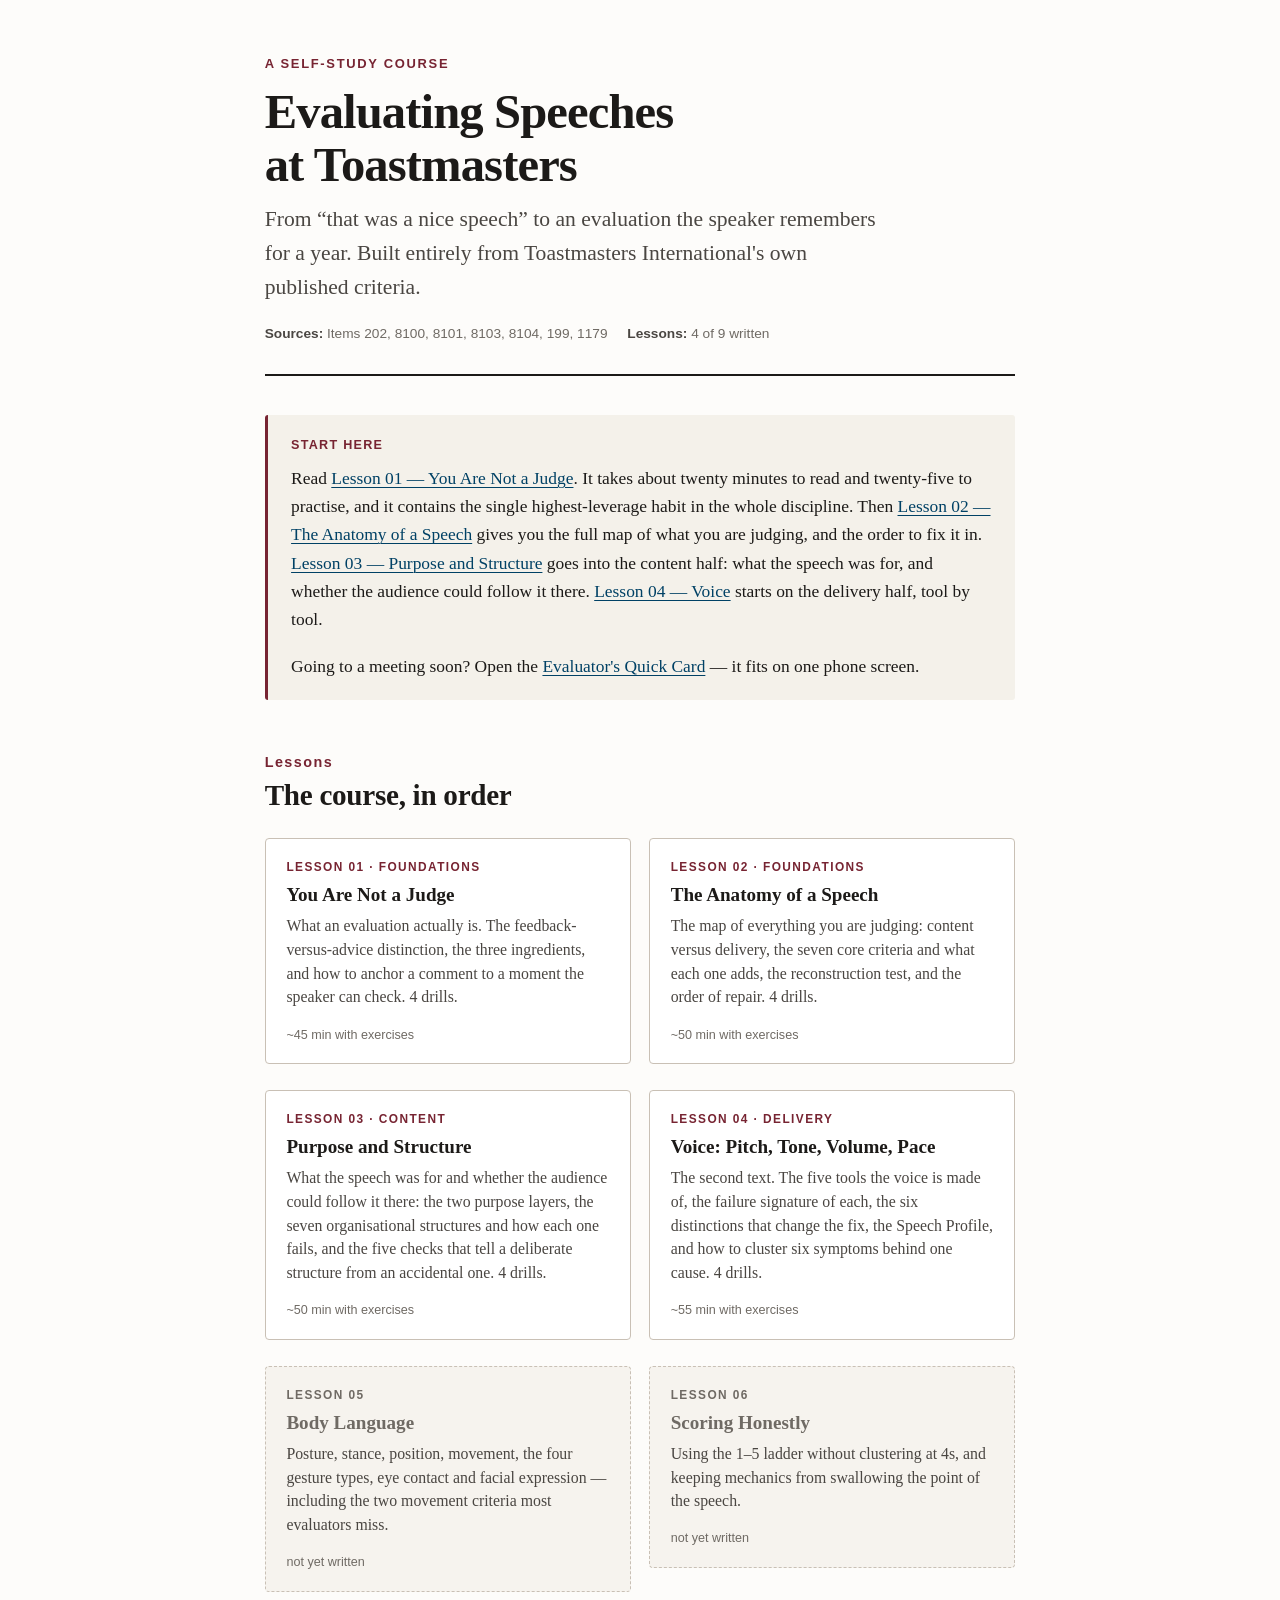
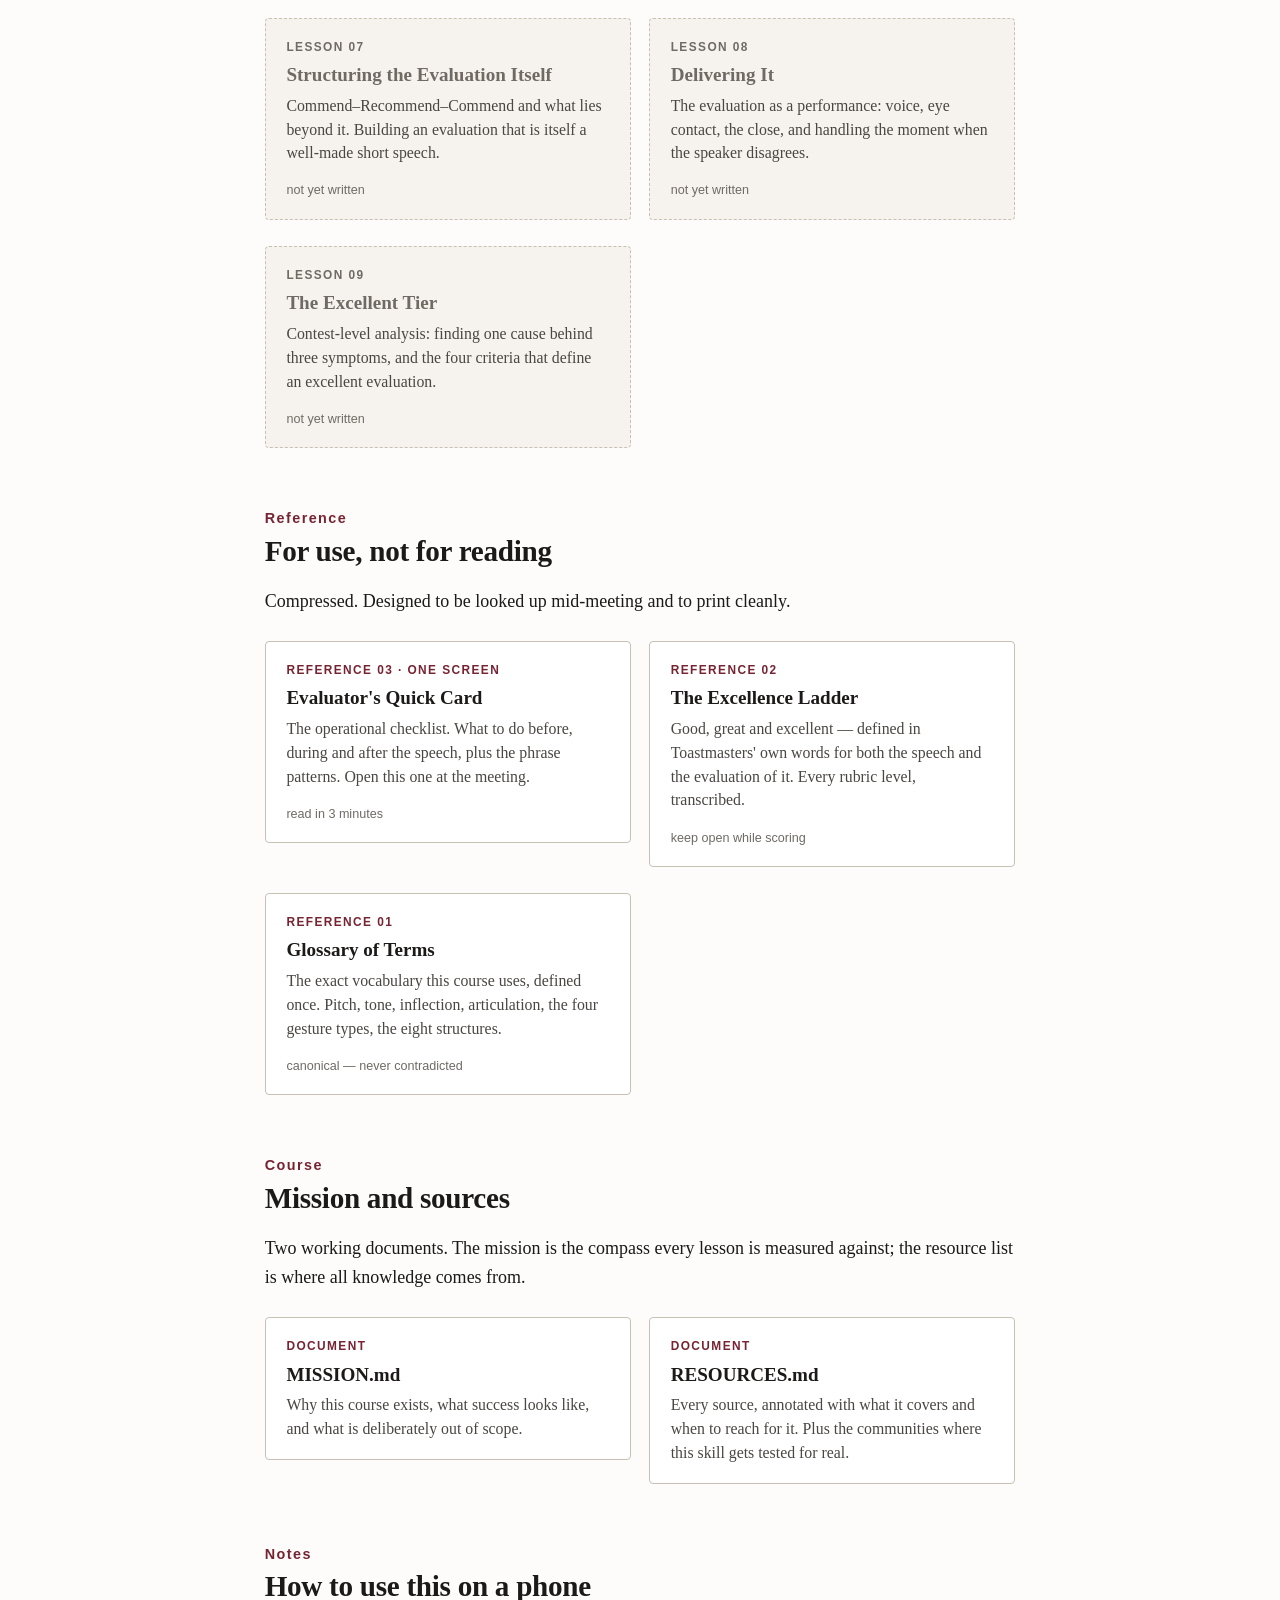
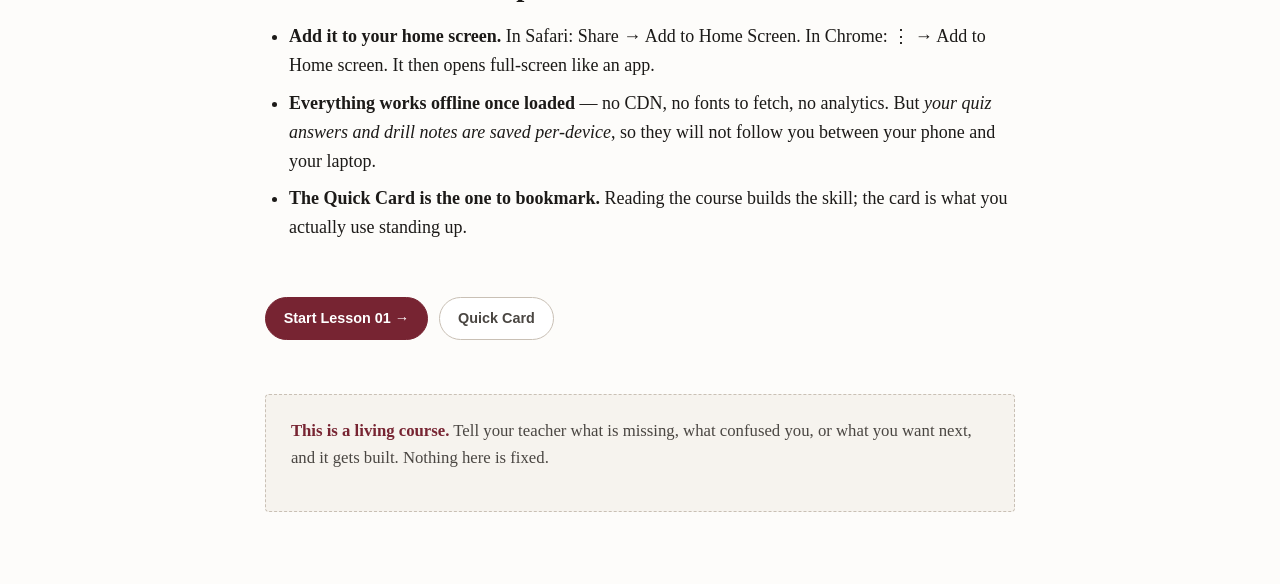
<file: index.html>
<!DOCTYPE html>
<html lang="en">
<head>
<meta charset="utf-8">
<meta name="viewport" content="width=device-width, initial-scale=1, viewport-fit=cover">
<meta name="theme-color" content="#772432">
<meta name="description" content="A course on evaluating speeches at Toastmasters club meetings.">
<title>Evaluating Speeches at Toastmasters — Course Home</title>
<link rel="stylesheet" href="assets/course.css">
</head>
<body>
<div class="wrap">

<header class="home-hero">
  <p class="eyebrow">A self-study course</p>
  <h1>Evaluating Speeches<br>at Toastmasters</h1>
  <p class="lede">From “that was a nice speech” to an evaluation the speaker
  remembers for a year. Built entirely from Toastmasters International's own
  published criteria.</p>
  <div class="metabar">
    <span><b>Sources:</b> Items 202, 8100, 8101, 8103, 8104, 199, 1179</span>
    <span><b>Lessons:</b> 4 of 9 written</span>
  </div>
</header>

<div class="key">
  <span class="label">Start here</span>
  <p>Read <a href="lessons/0001-you-are-not-a-judge.html">Lesson 01 — You Are Not a
  Judge</a>. It takes about twenty minutes to read and twenty-five to practise, and it
  contains the single highest-leverage habit in the whole discipline. Then
  <a href="lessons/0002-the-anatomy-of-a-speech.html">Lesson 02 — The Anatomy of a
  Speech</a> gives you the full map of what you are judging, and the order to fix it in.
  <a href="lessons/0003-purpose-and-structure.html">Lesson 03 — Purpose and Structure</a>
  goes into the content half: what the speech was for, and whether the audience could
  follow it there. <a href="lessons/0004-voice-pitch-tone-volume-pace.html">Lesson 04 —
  Voice</a> starts on the delivery half, tool by tool.</p>
  <p style="margin-bottom:0">Going to a meeting soon? Open the
  <a href="reference/0003-evaluators-quick-card.html">Evaluator's Quick Card</a> — it fits
  on one phone screen.</p>
</div>

<section class="home-section">
  <h2><span class="num">Lessons</span>The course, in order</h2>
  <ul class="cards">

    <li><a class="card" href="lessons/0001-you-are-not-a-judge.html">
      <span class="kicker">Lesson 01 · Foundations</span>
      <span class="title">You Are Not a Judge</span>
      <span class="desc">What an evaluation actually is. The feedback-versus-advice
      distinction, the three ingredients, and how to anchor a comment to a moment the
      speaker can check. 4 drills.</span>
      <span class="meta">~45 min with exercises</span>
    </a></li>

    <li><a class="card" href="lessons/0002-the-anatomy-of-a-speech.html">
      <span class="kicker">Lesson 02 · Foundations</span>
      <span class="title">The Anatomy of a Speech</span>
      <span class="desc">The map of everything you are judging: content versus delivery,
      the seven core criteria and what each one adds, the reconstruction test, and the
      order of repair. 4 drills.</span>
      <span class="meta">~50 min with exercises</span>
    </a></li>

    <li><a class="card" href="lessons/0003-purpose-and-structure.html">
      <span class="kicker">Lesson 03 · Content</span>
      <span class="title">Purpose and Structure</span>
      <span class="desc">What the speech was for and whether the audience could follow it
      there: the two purpose layers, the seven organisational structures and how each one
      fails, and the five checks that tell a deliberate structure from an accidental one.
      4 drills.</span>
      <span class="meta">~50 min with exercises</span>
    </a></li>

    <li><a class="card" href="lessons/0004-voice-pitch-tone-volume-pace.html">
      <span class="kicker">Lesson 04 · Delivery</span>
      <span class="title">Voice: Pitch, Tone, Volume, Pace</span>
      <span class="desc">The second text. The five tools the voice is made of, the failure
      signature of each, the six distinctions that change the fix, the Speech Profile, and how to
      cluster six symptoms behind one cause. 4 drills.</span>
      <span class="meta">~55 min with exercises</span>
    </a></li>

    <li><a class="card pending" href="#planned">
      <span class="kicker">Lesson 05</span>
      <span class="title">Body Language</span>
      <span class="desc">Posture, stance, position, movement, the four gesture types, eye
      contact and facial expression — including the two movement criteria most
      evaluators miss.</span>
      <span class="meta">not yet written</span>
    </a></li>

    <li><a class="card pending" href="#planned">
      <span class="kicker">Lesson 06</span>
      <span class="title">Scoring Honestly</span>
      <span class="desc">Using the 1–5 ladder without clustering at 4s, and keeping
      mechanics from swallowing the point of the speech.</span>
      <span class="meta">not yet written</span>
    </a></li>

    <li><a class="card pending" href="#planned">
      <span class="kicker">Lesson 07</span>
      <span class="title">Structuring the Evaluation Itself</span>
      <span class="desc">Commend–Recommend–Commend and what lies beyond it. Building an
      evaluation that is itself a well-made short speech.</span>
      <span class="meta">not yet written</span>
    </a></li>

    <li><a class="card pending" href="#planned">
      <span class="kicker">Lesson 08</span>
      <span class="title">Delivering It</span>
      <span class="desc">The evaluation as a performance: voice, eye contact, the close,
      and handling the moment when the speaker disagrees.</span>
      <span class="meta">not yet written</span>
    </a></li>

    <li><a class="card pending" href="#planned">
      <span class="kicker">Lesson 09</span>
      <span class="title">The Excellent Tier</span>
      <span class="desc">Contest-level analysis: finding one cause behind three symptoms,
      and the four criteria that define an excellent evaluation.</span>
      <span class="meta">not yet written</span>
    </a></li>

  </ul>
</section>

<section class="home-section">
  <h2><span class="num">Reference</span>For use, not for reading</h2>
  <p>Compressed. Designed to be looked up mid-meeting and to print cleanly.</p>
  <ul class="cards">

    <li><a class="card" href="reference/0003-evaluators-quick-card.html">
      <span class="kicker">Reference 03 · One screen</span>
      <span class="title">Evaluator's Quick Card</span>
      <span class="desc">The operational checklist. What to do before, during and after
      the speech, plus the phrase patterns. Open this one at the meeting.</span>
      <span class="meta">read in 3 minutes</span>
    </a></li>

    <li><a class="card" href="reference/0002-what-makes-an-evaluation-excellent.html">
      <span class="kicker">Reference 02</span>
      <span class="title">The Excellence Ladder</span>
      <span class="desc">Good, great and excellent — defined in Toastmasters' own words
      for both the speech and the evaluation of it. Every rubric level, transcribed.</span>
      <span class="meta">keep open while scoring</span>
    </a></li>

    <li><a class="card" href="reference/0001-glossary.html">
      <span class="kicker">Reference 01</span>
      <span class="title">Glossary of Terms</span>
      <span class="desc">The exact vocabulary this course uses, defined once. Pitch,
      tone, inflection, articulation, the four gesture types, the eight structures.</span>
      <span class="meta">canonical — never contradicted</span>
    </a></li>

  </ul>
</section>

<section class="home-section">
  <h2><span class="num">Course</span>Mission and sources</h2>
  <p>Two working documents. The mission is the compass every lesson is measured against;
  the resource list is where all knowledge comes from.</p>
  <ul class="cards">
    <li><a class="card" id="mission-link" href="MISSION.md">
      <span class="kicker">Document</span>
      <span class="title">MISSION.md</span>
      <span class="desc">Why this course exists, what success looks like, and what is
      deliberately out of scope.</span>
    </a></li>
    <li><a class="card" id="resources-link" href="RESOURCES.md">
      <span class="kicker">Document</span>
      <span class="title">RESOURCES.md</span>
      <span class="desc">Every source, annotated with what it covers and when to reach
      for it. Plus the communities where this skill gets tested for real.</span>
    </a></li>
  </ul>
</section>

<section class="home-section" id="planned">
  <h2><span class="num">Notes</span>How to use this on a phone</h2>
  <ul>
    <li><b>Add it to your home screen.</b> In Safari: Share → Add to Home Screen. In
    Chrome: ⋮ → Add to Home screen. It then opens full-screen like an app.</li>
    <li><b>Everything works offline once loaded</b> — no CDN, no fonts to fetch, no
    analytics. But <em>your quiz answers and drill notes are saved per-device</em>, so
    they will not follow you between your phone and your laptop.</li>
    <li><b>The Quick Card is the one to bookmark.</b> Reading the course builds the skill;
    the card is what you actually use standing up.</li>
  </ul>
</section>

<nav class="lessonnav">
  <a class="next" href="lessons/0001-you-are-not-a-judge.html">Start Lesson 01 →</a>
  <a href="reference/0003-evaluators-quick-card.html">Quick Card</a>
</nav>

<div class="askteacher">
  <p><strong>This is a living course.</strong> Tell your teacher what is missing, what
  confused you, or what you want next, and it gets built. Nothing here is fixed.</p>
</div>

</div>

<script>
/* GitHub serves .md files as plain text through Pages, so point those two links at
   GitHub's rendered view instead. Derived from the Pages URL, so it works whatever the
   repo is called and needs no configuration. Falls back to the raw file on localhost. */
(function () {
  var host = window.location.hostname;
  var m = host.match(/^([^.]+)\.github\.io$/);
  if (!m) return;
  var user = m[1];
  var parts = window.location.pathname.split("/").filter(Boolean);
  var repo = parts.length ? parts[0] : user + ".github.io";
  var base = "https://github.com/" + user + "/" + repo + "/blob/main/";
  ["mission-link", "resources-link"].forEach(function (id) {
    var el = document.getElementById(id);
    if (el) el.href = base + el.getAttribute("href");
  });
})();
</script>
</body>
</html>
</file>
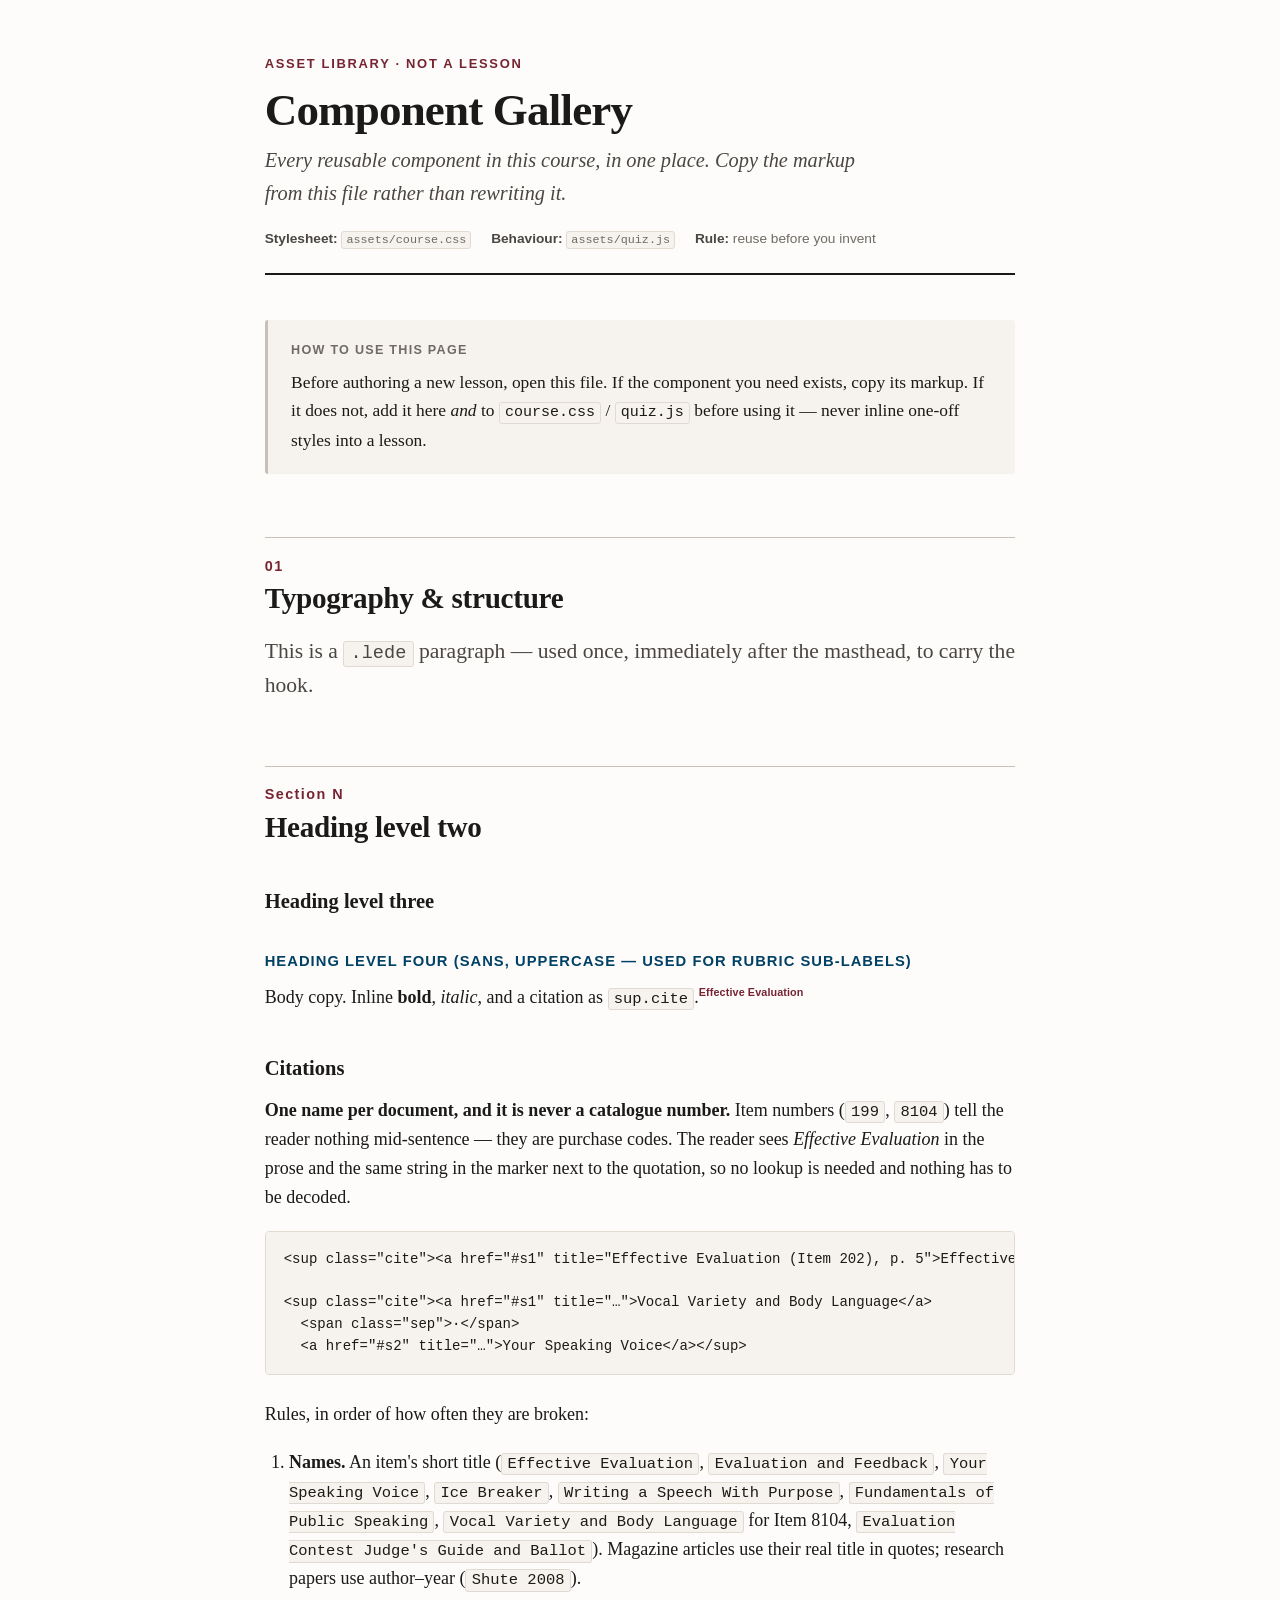
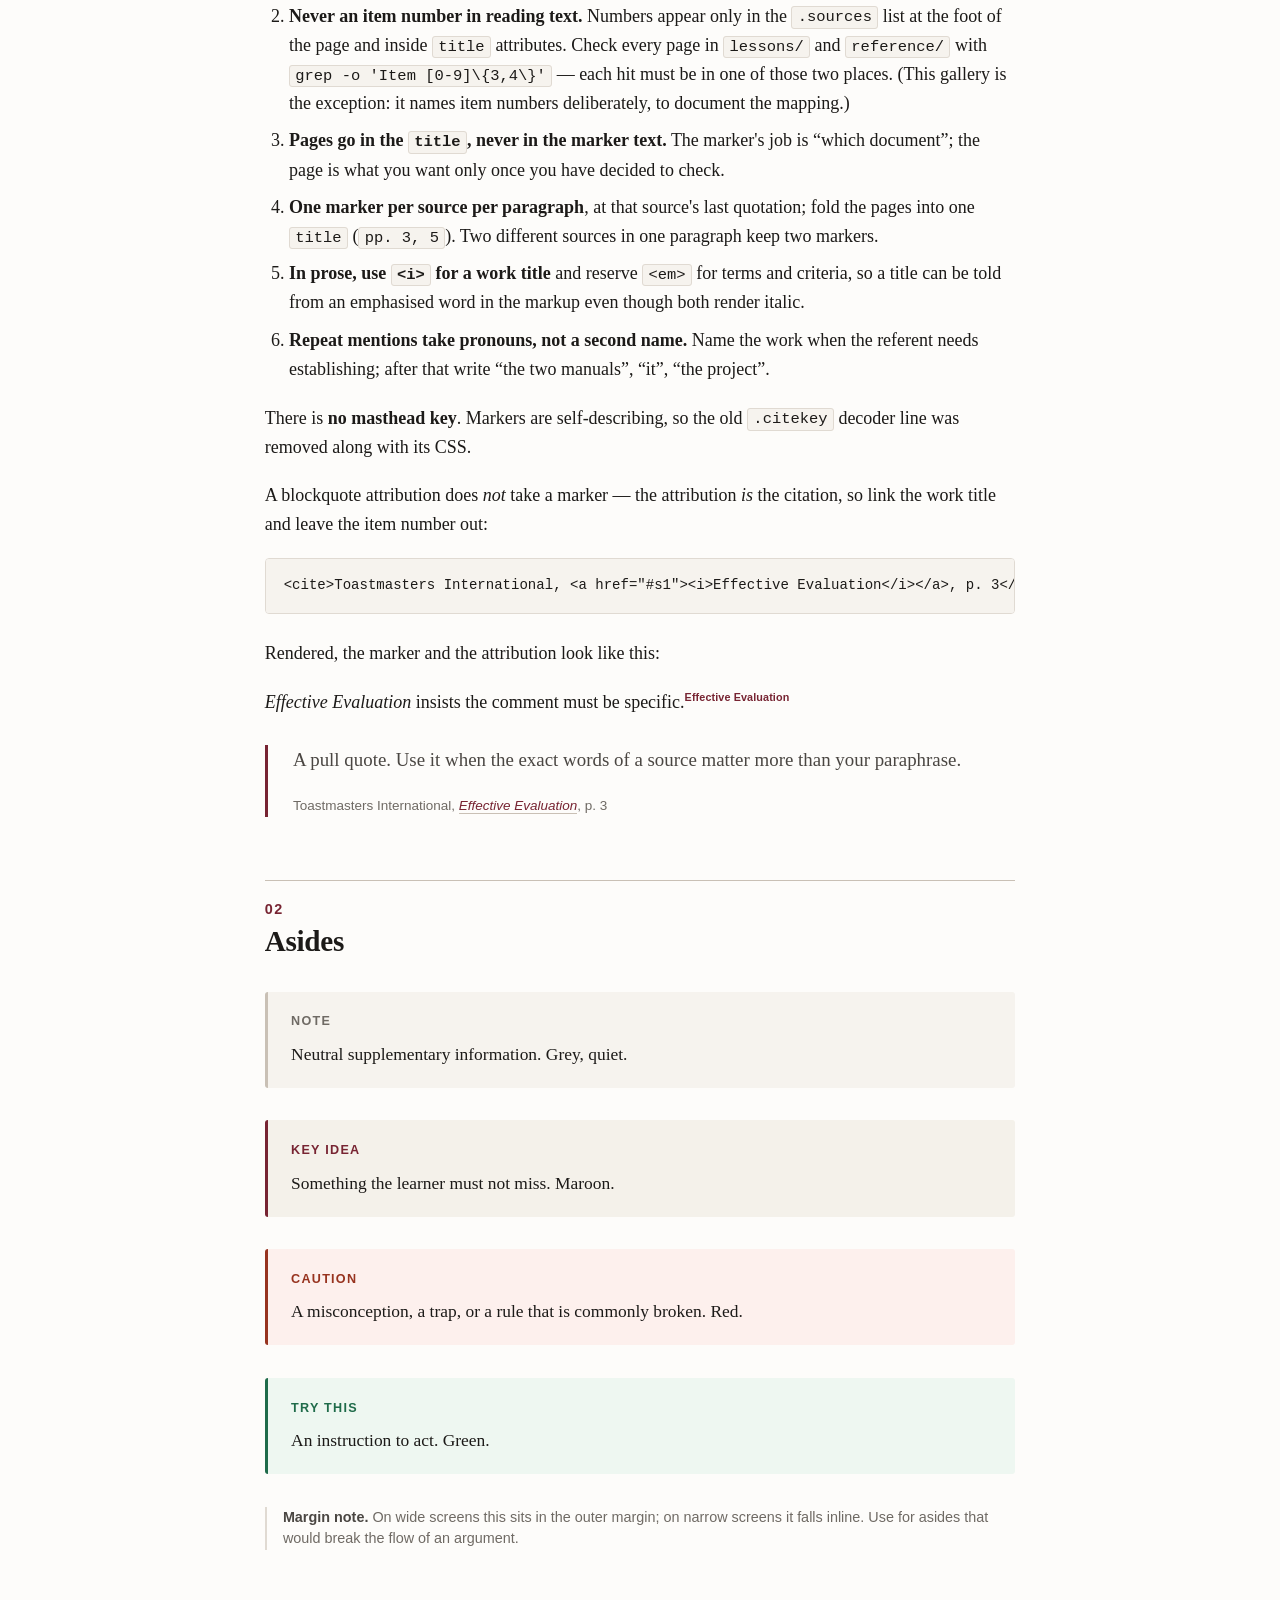
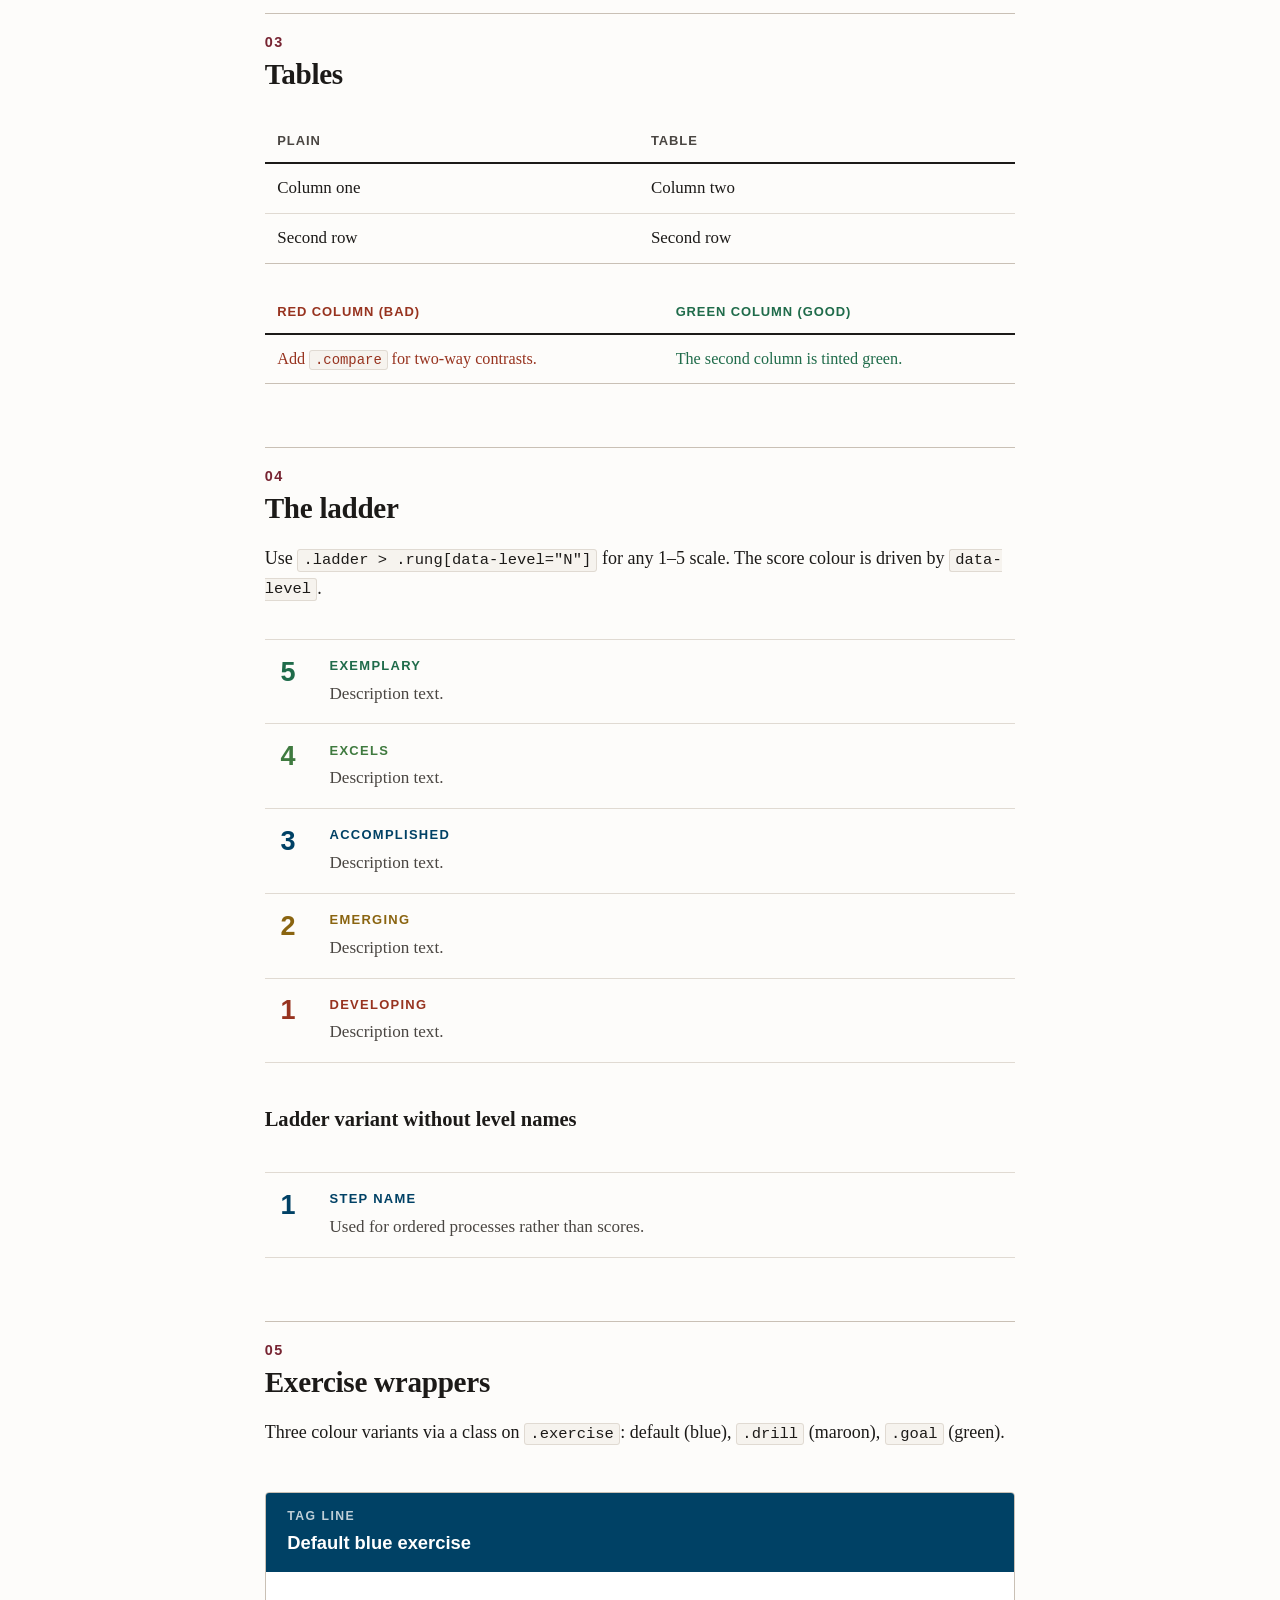
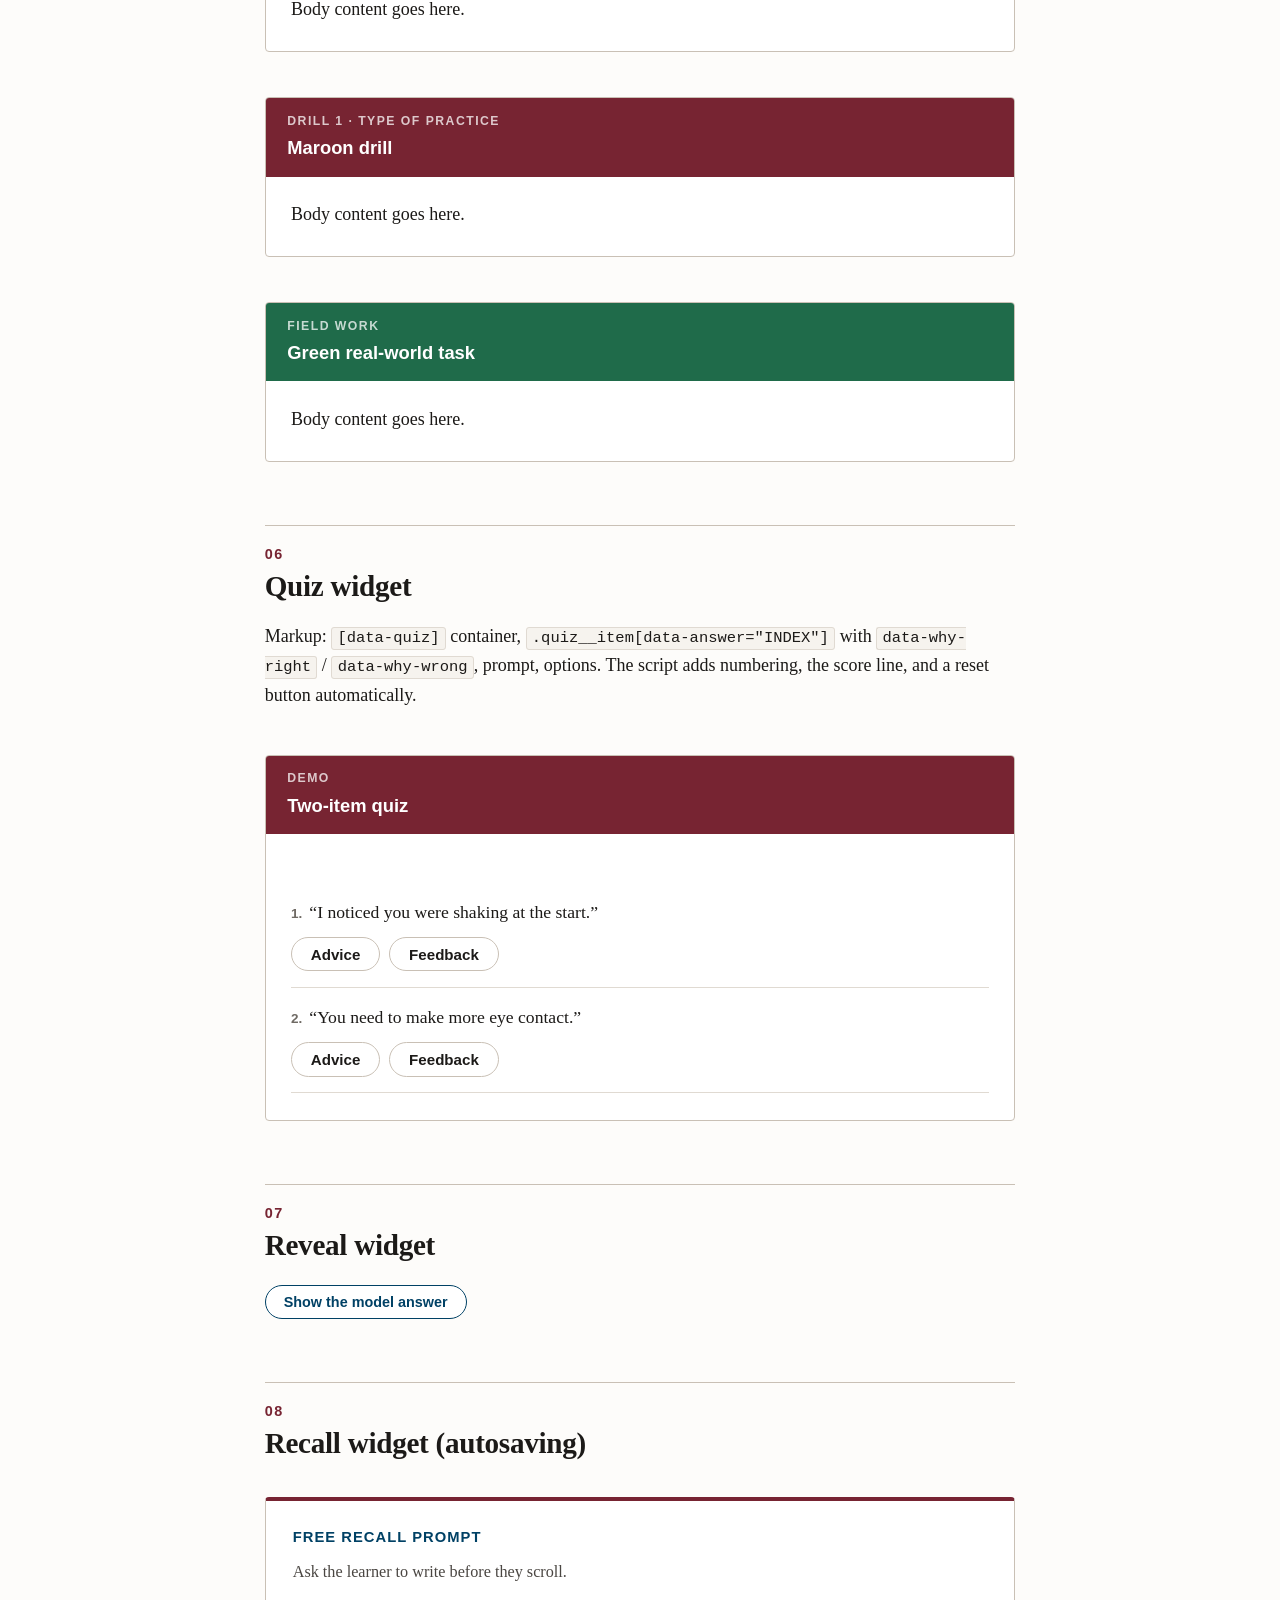
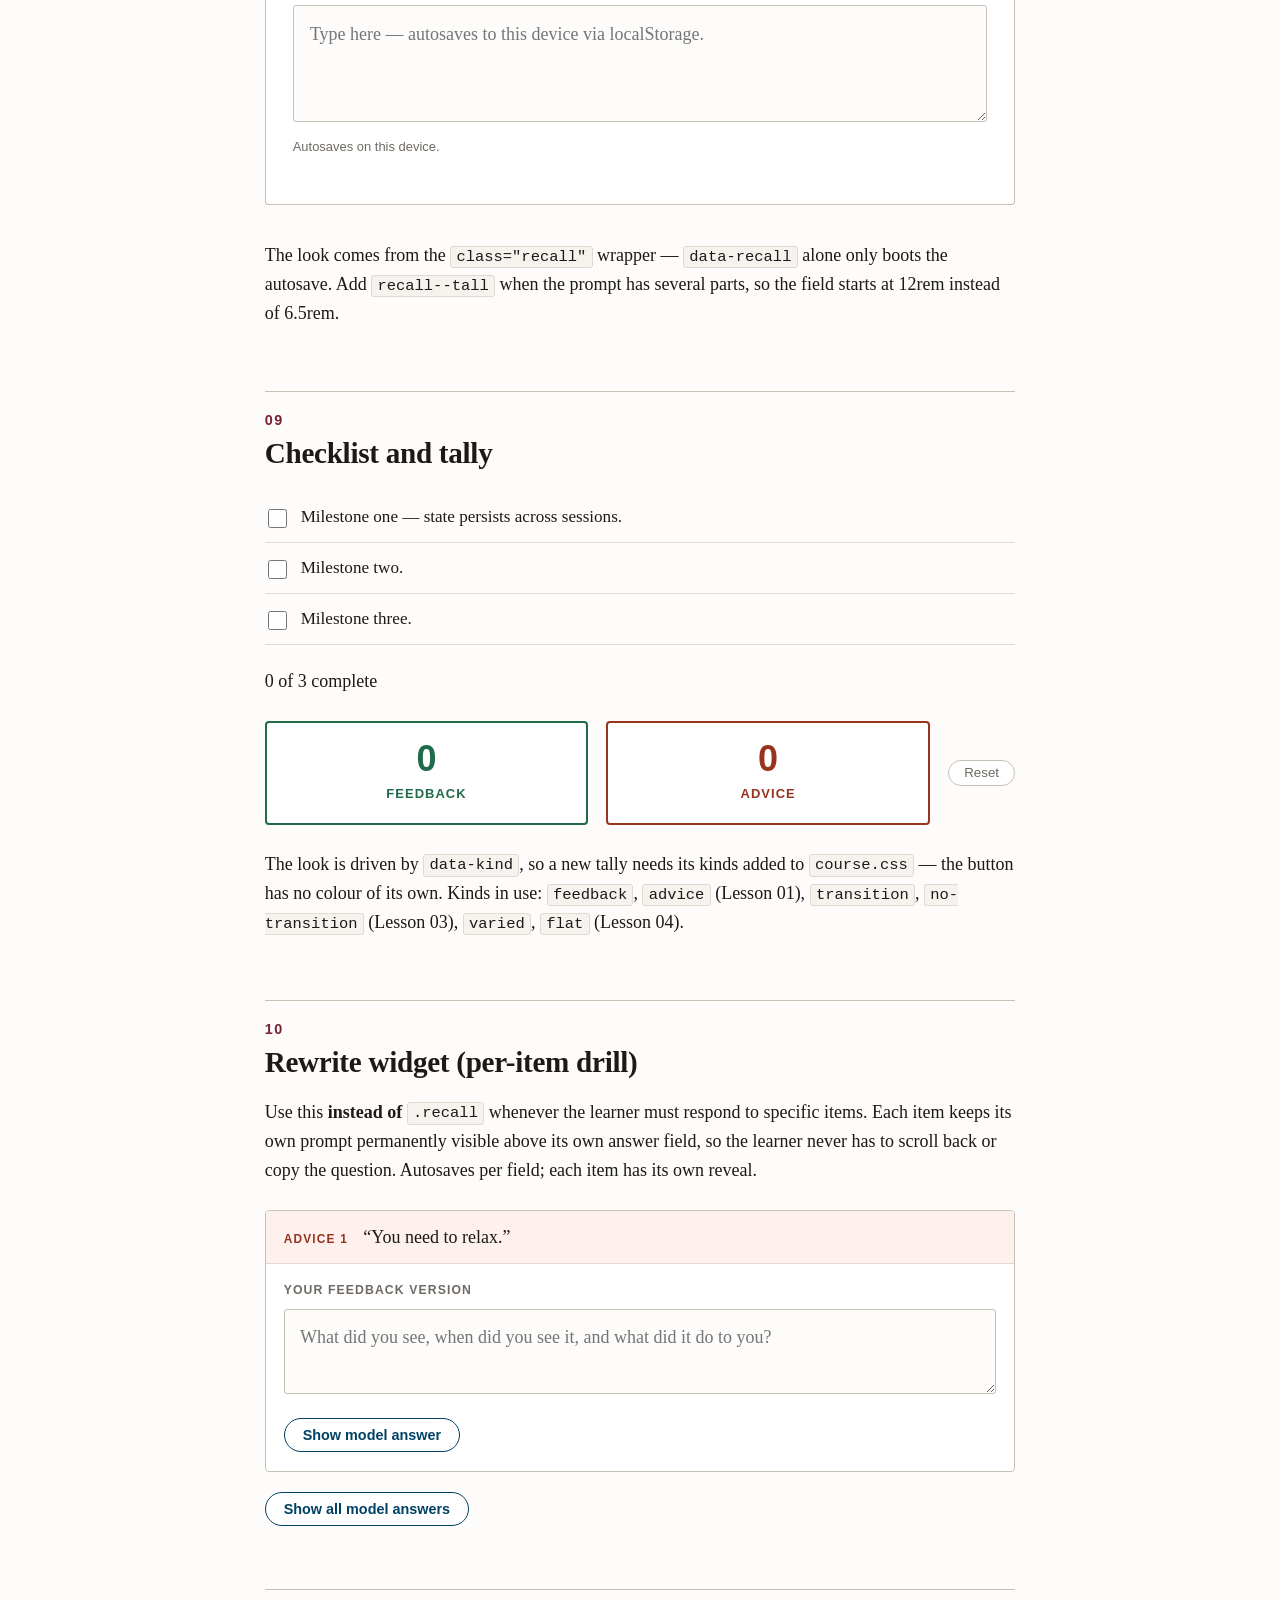
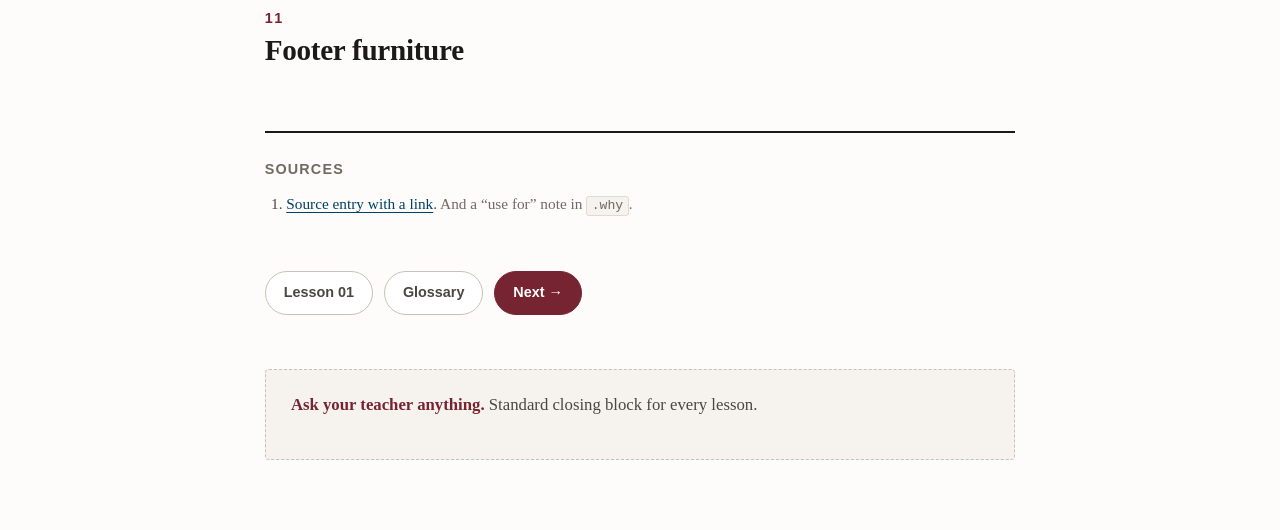
<file: assets/components.html>
<!DOCTYPE html>
<html lang="en">
<head>
<meta charset="utf-8">
<meta name="viewport" content="width=device-width, initial-scale=1">
<title>Component gallery — course asset library</title>
<link rel="stylesheet" href="course.css">
</head>
<body>
<div class="wrap">

<header class="masthead">
  <p class="eyebrow">Asset library · not a lesson</p>
  <h1>Component Gallery</h1>
  <p class="subtitle">Every reusable component in this course, in one place. Copy the markup
  from this file rather than rewriting it.</p>
  <div class="metabar">
    <span><b>Stylesheet:</b> <code>assets/course.css</code></span>
    <span><b>Behaviour:</b> <code>assets/quiz.js</code></span>
    <span><b>Rule:</b> reuse before you invent</span>
  </div>
</header>

<div class="note">
  <span class="label">How to use this page</span>
  <p>Before authoring a new lesson, open this file. If the component you need exists, copy its
  markup. If it does not, add it here <em>and</em> to <code>course.css</code> /
  <code>quiz.js</code> before using it — never inline one-off styles into a lesson.</p>
</div>

<h2><span class="num">01</span>Typography &amp; structure</h2>

<p class="lede">This is a <code>.lede</code> paragraph — used once, immediately after the
masthead, to carry the hook.</p>

<h2><span class="num">Section N</span>Heading level two</h2>
<h3>Heading level three</h3>
<h4>Heading level four (sans, uppercase — used for rubric sub-labels)</h4>

<p>Body copy. Inline <strong>bold</strong>, <em>italic</em>, and a
<citation>citation</citation> as <code>sup.cite</code>.<sup class="cite"><a href="#s1" title="Effective Evaluation (Item 202)">Effective Evaluation</a></sup></p>

<h3>Citations</h3>

<p><strong>One name per document, and it is never a catalogue number.</strong> Item numbers
(<code>199</code>, <code>8104</code>) tell the reader nothing mid-sentence — they are purchase
codes. The reader sees <em>Effective Evaluation</em> in the prose and the same string in the
marker next to the quotation, so no lookup is needed and nothing has to be decoded.</p>

<pre><code>&lt;sup class="cite"&gt;&lt;a href="#s1" title="Effective Evaluation (Item 202), p. 5"&gt;Effective Evaluation&lt;/a&gt;&lt;/sup&gt;

&lt;sup class="cite"&gt;&lt;a href="#s1" title="…"&gt;Vocal Variety and Body Language&lt;/a&gt;
  &lt;span class="sep"&gt;·&lt;/span&gt;
  &lt;a href="#s2" title="…"&gt;Your Speaking Voice&lt;/a&gt;&lt;/sup&gt;</code></pre>

<p>Rules, in order of how often they are broken:</p>
<ol>
  <li><strong>Names.</strong> An item's short title (<code>Effective Evaluation</code>,
  <code>Evaluation and Feedback</code>, <code>Your Speaking Voice</code>, <code>Ice Breaker</code>,
  <code>Writing a Speech With Purpose</code>, <code>Fundamentals of Public Speaking</code>,
  <code>Vocal Variety and Body Language</code> for Item 8104,
  <code>Evaluation Contest Judge's Guide and Ballot</code>). Magazine articles use their real
  title in quotes; research papers use author–year (<code>Shute 2008</code>).</li>
  <li><strong>Never an item number in reading text.</strong> Numbers appear only in the
  <code>.sources</code> list at the foot of the page and inside <code>title</code> attributes.
  Check every page in <code>lessons/</code> and <code>reference/</code> with
  <code>grep -o 'Item [0-9]\{3,4\}'</code> — each hit must be in one of those two places. (This
  gallery is the exception: it names item numbers deliberately, to document the mapping.)</li>
  <li><strong>Pages go in the <code>title</code>, never in the marker text.</strong> The marker's
  job is “which document”; the page is what you want only once you have decided to check.</li>
  <li><strong>One marker per source per paragraph</strong>, at that source's last quotation; fold
  the pages into one <code>title</code> (<code>pp. 3, 5</code>). Two different sources in one
  paragraph keep two markers.</li>
  <li><strong>In prose, use <code>&lt;i&gt;</code> for a work title</strong> and reserve
  <code>&lt;em&gt;</code> for terms and criteria, so a title can be told from an emphasised word in
  the markup even though both render italic.</li>
  <li><strong>Repeat mentions take pronouns, not a second name.</strong> Name the work when the
  referent needs establishing; after that write “the two manuals”, “it”, “the project”.</li>
</ol>

<p>There is <strong>no masthead key</strong>. Markers are self-describing, so the old
<code>.citekey</code> decoder line was removed along with its CSS.</p>

<p>A blockquote attribution does <em>not</em> take a marker — the attribution <em>is</em> the
citation, so link the work title and leave the item number out:</p>

<pre><code>&lt;cite&gt;Toastmasters International, &lt;a href="#s1"&gt;&lt;i&gt;Effective Evaluation&lt;/i&gt;&lt;/a&gt;, p. 3&lt;/cite&gt;</code></pre>

<p>Rendered, the marker and the attribution look like this:</p>

<p><em>Effective Evaluation</em> insists the comment must be specific.<sup class="cite"><a href="#s1" title="Effective Evaluation (Item 202, Rev. 6/2011), p. 4">Effective Evaluation</a></sup></p>

<blockquote>
  <p>A pull quote. Use it when the exact words of a source matter more than your paraphrase.</p>
  <cite>Toastmasters International, <a href="#s1"><i>Effective Evaluation</i></a>, p. 3</cite>
</blockquote>

<h2><span class="num">02</span>Asides</h2>

<div class="note">
  <span class="label">Note</span>
  <p>Neutral supplementary information. Grey, quiet.</p>
</div>

<div class="key">
  <span class="label">Key idea</span>
  <p>Something the learner must not miss. Maroon.</p>
</div>

<div class="warn">
  <span class="label">Caution</span>
  <p>A misconception, a trap, or a rule that is commonly broken. Red.</p>
</div>

<div class="try">
  <span class="label">Try this</span>
  <p>An instruction to act. Green.</p>
</div>

<p class="margin"><strong>Margin note.</strong> On wide screens this sits in the outer margin;
on narrow screens it falls inline. Use for asides that would break the flow of an
argument.</p>

<h2><span class="num">03</span>Tables</h2>

<table>
  <thead><tr><th>Plain</th><th>Table</th></tr></thead>
  <tbody>
    <tr><td>Column one</td><td>Column two</td></tr>
    <tr><td>Second row</td><td>Second row</td></tr>
  </tbody>
</table>

<table class="compare">
  <thead><tr><th>Red column (bad)</th><th>Green column (good)</th></tr></thead>
  <tbody>
    <tr><td>Add <code>.compare</code> for two-way contrasts.</td><td>The second column is tinted green.</td></tr>
  </tbody>
</table>

<h2><span class="num">04</span>The ladder</h2>

<p>Use <code>.ladder &gt; .rung[data-level="N"]</code> for any 1–5 scale. The score colour is
driven by <code>data-level</code>.</p>

<div class="ladder">
  <div class="rung" data-level="5"><div class="score">5</div>
    <div><span class="rungname">Exemplary</span><p>Description text.</p></div></div>
  <div class="rung" data-level="4"><div class="score">4</div>
    <div><span class="rungname">Excels</span><p>Description text.</p></div></div>
  <div class="rung" data-level="3"><div class="score">3</div>
    <div><span class="rungname">Accomplished</span><p>Description text.</p></div></div>
  <div class="rung" data-level="2"><div class="score">2</div>
    <div><span class="rungname">Emerging</span><p>Description text.</p></div></div>
  <div class="rung" data-level="1"><div class="score">1</div>
    <div><span class="rungname">Developing</span><p>Description text.</p></div></div>
</div>

<h3>Ladder variant without level names</h3>
<div class="ladder">
  <div class="rung" data-level="3"><div class="score">1</div>
    <div><span class="rungname">Step name</span><p>Used for ordered processes rather than
    scores.</p></div></div>
</div>

<h2><span class="num">05</span>Exercise wrappers</h2>

<p>Three colour variants via a class on <code>.exercise</code>: default (blue),
<code>.drill</code> (maroon), <code>.goal</code> (green).</p>

<div class="exercise">
  <header><span class="tag">Tag line</span><span class="name">Default blue exercise</span></header>
  <div class="body"><p>Body content goes here.</p></div>
</div>

<div class="exercise drill">
  <header><span class="tag">Drill 1 · Type of practice</span><span class="name">Maroon drill</span></header>
  <div class="body"><p>Body content goes here.</p></div>
</div>

<div class="exercise goal">
  <header><span class="tag">Field work</span><span class="name">Green real-world task</span></header>
  <div class="body"><p>Body content goes here.</p></div>
</div>

<h2><span class="num">06</span>Quiz widget</h2>

<p>Markup: <code>[data-quiz]</code> container, <code>.quiz__item[data-answer="INDEX"]</code>
with <code>data-why-right</code> / <code>data-why-wrong</code>, prompt, options. The script
adds numbering, the score line, and a reset button automatically.</p>

<div class="exercise drill">
  <header><span class="tag">Demo</span><span class="name">Two-item quiz</span></header>
  <div class="body">
    <div class="quiz" data-quiz>
      <div class="quiz__item" data-answer="1"
           data-why-right="Yes — this is feedback. It reports an observation."
           data-why-wrong="No — “I noticed” is the giveaway. It reports what the evaluator saw.">
        <p class="quiz__prompt">“I noticed you were shaking at the start.”</p>
        <div class="quiz__opts">
          <button type="button" class="quiz__opt">Advice</button>
          <button type="button" class="quiz__opt">Feedback</button>
        </div>
        <p class="quiz__fb" hidden></p>
      </div>
      <div class="quiz__item" data-answer="0"
           data-why-right="Yes — “you need to” makes it an opinion about what to do."
           data-why-wrong="No — “you need to” is a directive, so it is advice.">
        <p class="quiz__prompt">“You need to make more eye contact.”</p>
        <div class="quiz__opts">
          <button type="button" class="quiz__opt">Advice</button>
          <button type="button" class="quiz__opt">Feedback</button>
        </div>
        <p class="quiz__fb" hidden></p>
      </div>
    </div>
  </div>
</div>

<h2><span class="num">07</span>Reveal widget</h2>

<div data-reveal-box class="reveal">
  <button type="button" data-reveal
          data-label-show="Show the model answer"
          data-label-hide="Hide the model answer">Show the model answer</button>
  <div class="reveal__body" hidden>
    <p>The hidden content. Always write model answers here — revealing nothing is a missed
    opportunity for the learner to compare their attempt against a standard.</p>
  </div>
</div>

<h2><span class="num">08</span>Recall widget (autosaving)</h2>

<div class="recall" data-recall data-key="gallery-demo">
  <h4>Free recall prompt</h4>
  <p style="font-size:.9rem;color:var(--ink-soft)">Ask the learner to write before they
  scroll.</p>
  <textarea placeholder="Type here — autosaves to this device via localStorage."></textarea>
  <p class="recall__actions"><span style="font-family:var(--sans);font-size:.72rem;color:var(--ink-faint)">Autosaves on this device.</span></p>
</div>

<p>The look comes from the <code>class="recall"</code> wrapper — <code>data-recall</code> alone
only boots the autosave. Add <code>recall--tall</code> when the prompt has several parts, so the
field starts at 12rem instead of 6.5rem.</p>

<h2><span class="num">09</span>Checklist and tally</h2>

<ul class="checklist" data-checklist data-key="gallery-checklist">
  <li><label><input type="checkbox"><span>Milestone one — state persists across sessions.</span></label></li>
  <li><label><input type="checkbox"><span>Milestone two.</span></label></li>
  <li><label><input type="checkbox"><span>Milestone three.</span></label></li>
</ul>

<div class="tally" data-tally data-key="gallery-tally">
  <div class="tally__btn" data-kind="feedback" role="button" tabindex="0">
    <span class="t-count">0</span><span class="t-label">Feedback</span>
  </div>
  <div class="tally__btn" data-kind="advice" role="button" tabindex="0">
    <span class="t-count">0</span><span class="t-label">Advice</span>
  </div>
</div>

<p>The look is driven by <code>data-kind</code>, so a new tally needs its kinds added to
<code>course.css</code> — the button has no colour of its own. Kinds in use: <code>feedback</code>,
<code>advice</code> (Lesson 01), <code>transition</code>, <code>no-transition</code> (Lesson 03),
<code>varied</code>, <code>flat</code> (Lesson 04).</p>

<h2><span class="num">10</span>Rewrite widget (per-item drill)</h2>

<p>Use this <strong>instead of</strong> <code>.recall</code> whenever the learner must respond to
specific items. Each item keeps its own prompt permanently visible above its own answer field,
so the learner never has to scroll back or copy the question. Autosaves per field; each item has
its own reveal.</p>

<div class="rewrite" data-rewrite data-key="gallery-rewrite">
  <div class="rewrite__item">
    <div class="rewrite__head">
      <span class="rewrite__n">Advice 1</span>
      <p class="rewrite__advice">“You need to relax.”</p>
    </div>
    <div class="rewrite__body">
      <label>Your feedback version</label>
      <textarea class="rewrite__input" placeholder="What did you see, when did you see it, and what did it do to you?"></textarea>
      <div class="rewrite__bar">
        <button type="button" data-item-reveal>Show model answer</button>
      </div>
      <div class="rewrite__model" hidden>
        <span class="lbl">Model answer</span>
        <p>“For the first forty seconds you were shifting your weight from foot to foot.”</p>
        <p class="coords"><b>WHAT</b> weight shifting · <b>WHEN</b> the first forty seconds ·
        <b>SO WHAT</b> implied by the contrast</p>
      </div>
    </div>
  </div>
  <div class="rewrite__all">
    <button type="button" data-reveal-all>Show all model answers</button>
  </div>
</div>

<h2><span class="num">11</span>Footer furniture</h2>

<div class="sources">
  <h3>Sources</h3>
  <ol>
    <li id="s1"><a href="#">Source entry with a link</a>.
      <span class="why">And a “use for” note in <code>.why</code>.</span></li>
  </ol>
</div>

<nav class="lessonnav">
  <a href="../lessons/0001-you-are-not-a-judge.html">Lesson 01</a>
  <a href="../reference/0001-glossary.html">Glossary</a>
  <a class="next" href="../RESOURCES.md">Next →</a>
</nav>

<div class="askteacher">
  <p><strong>Ask your teacher anything.</strong> Standard closing block for every lesson.</p>
</div>

</div>
<script src="quiz.js"></script>
</body>
</html>
</file>
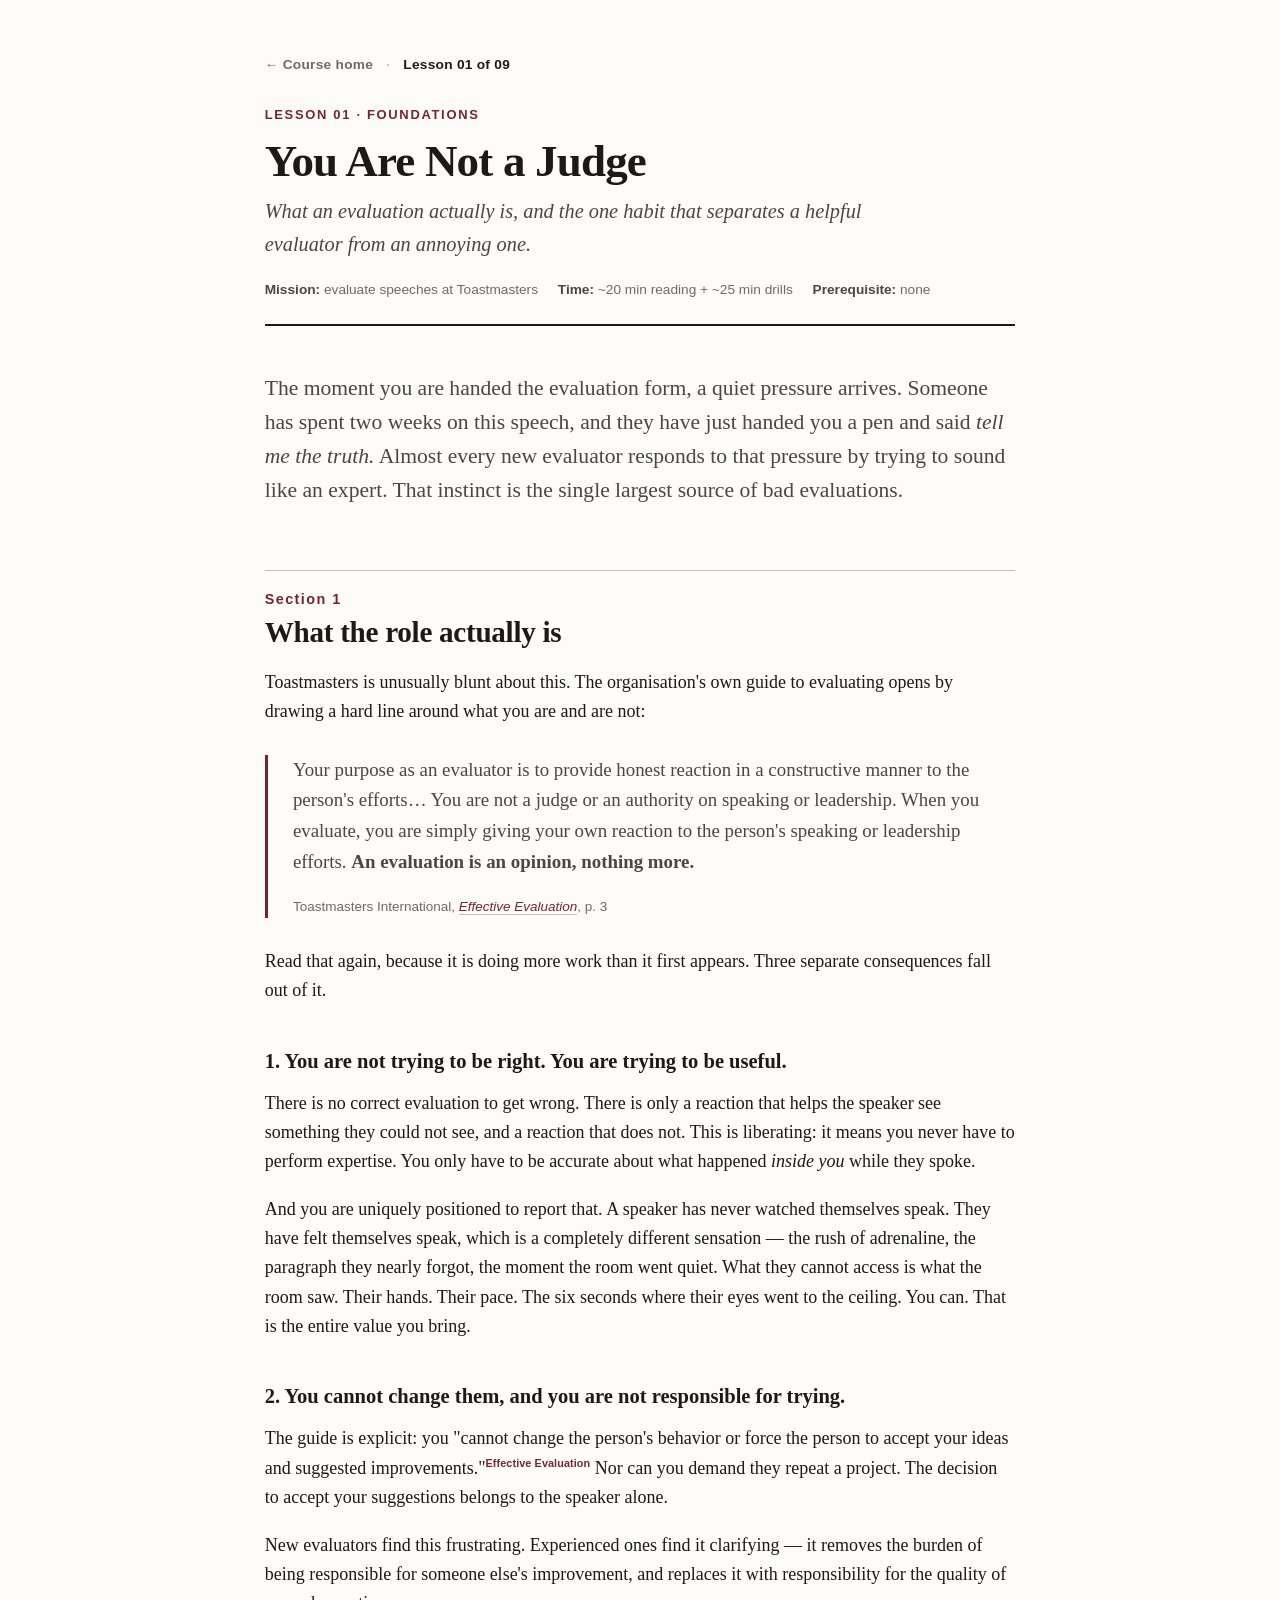
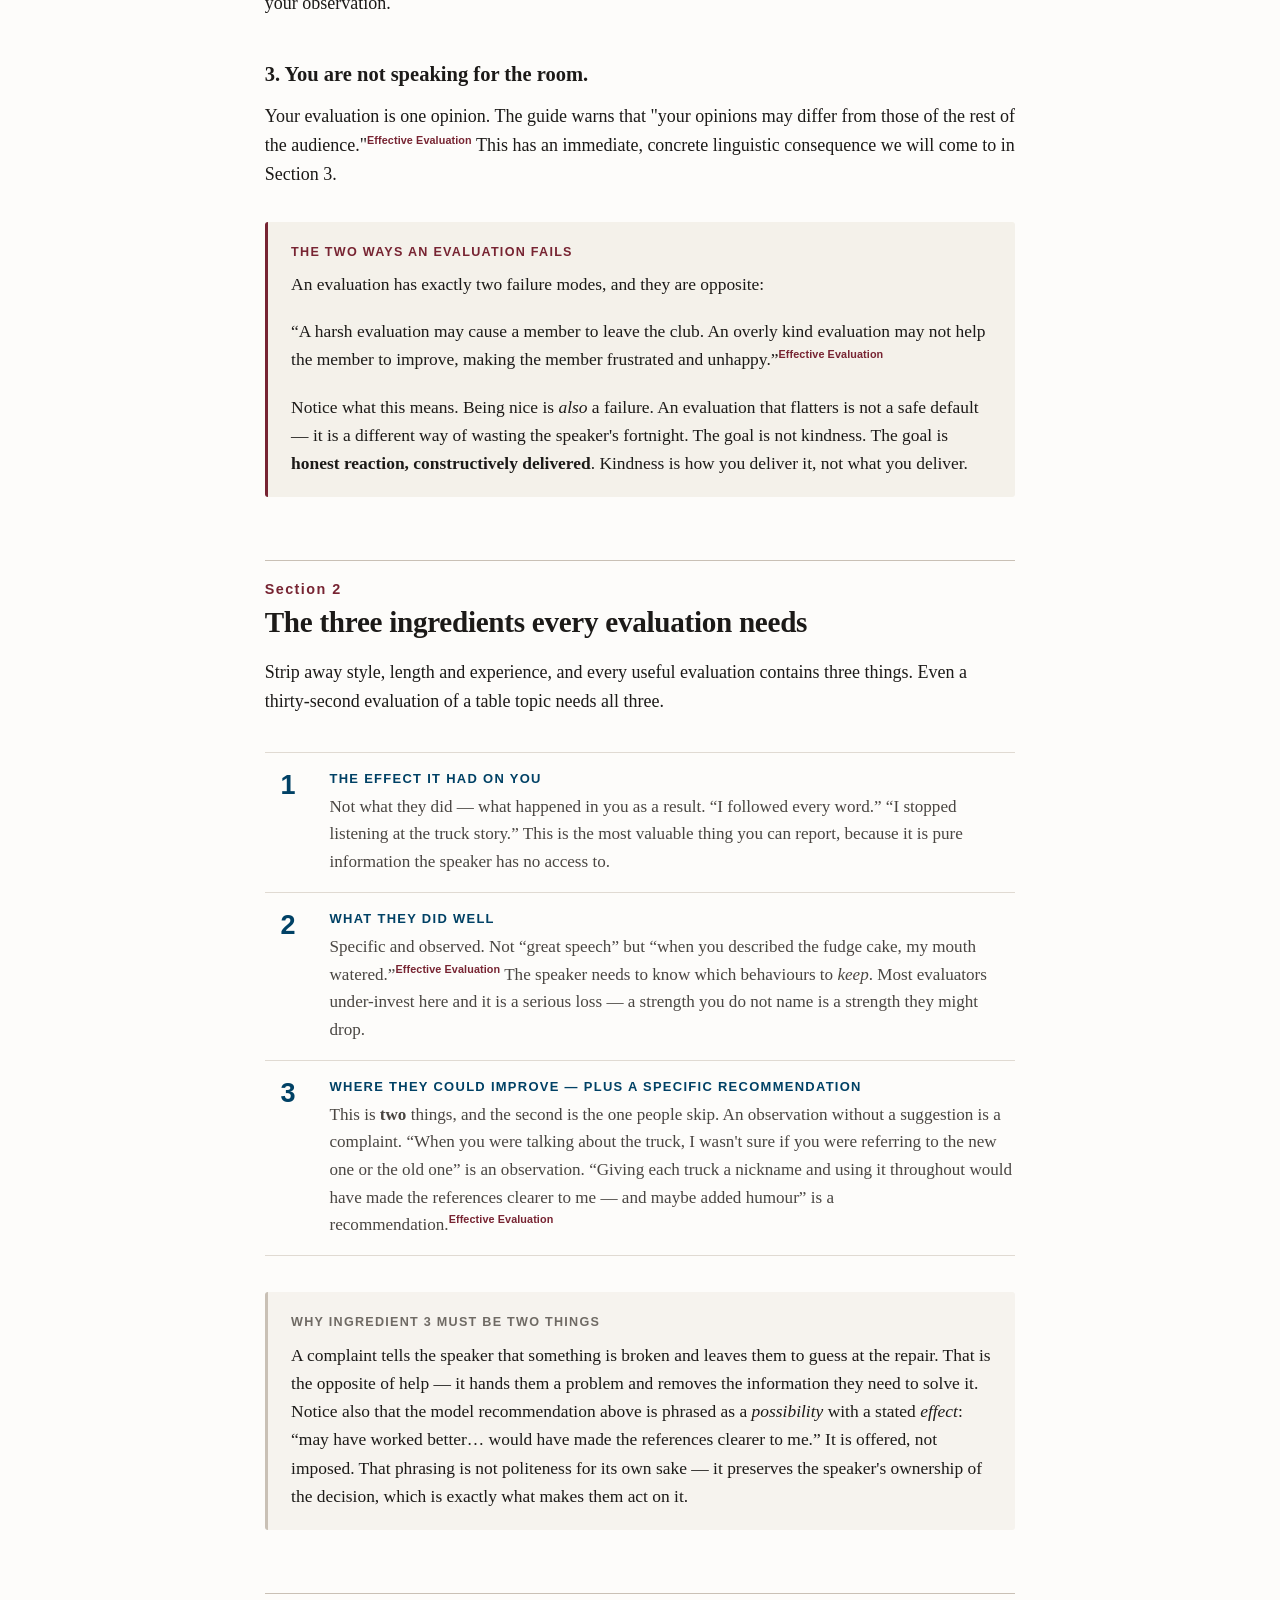
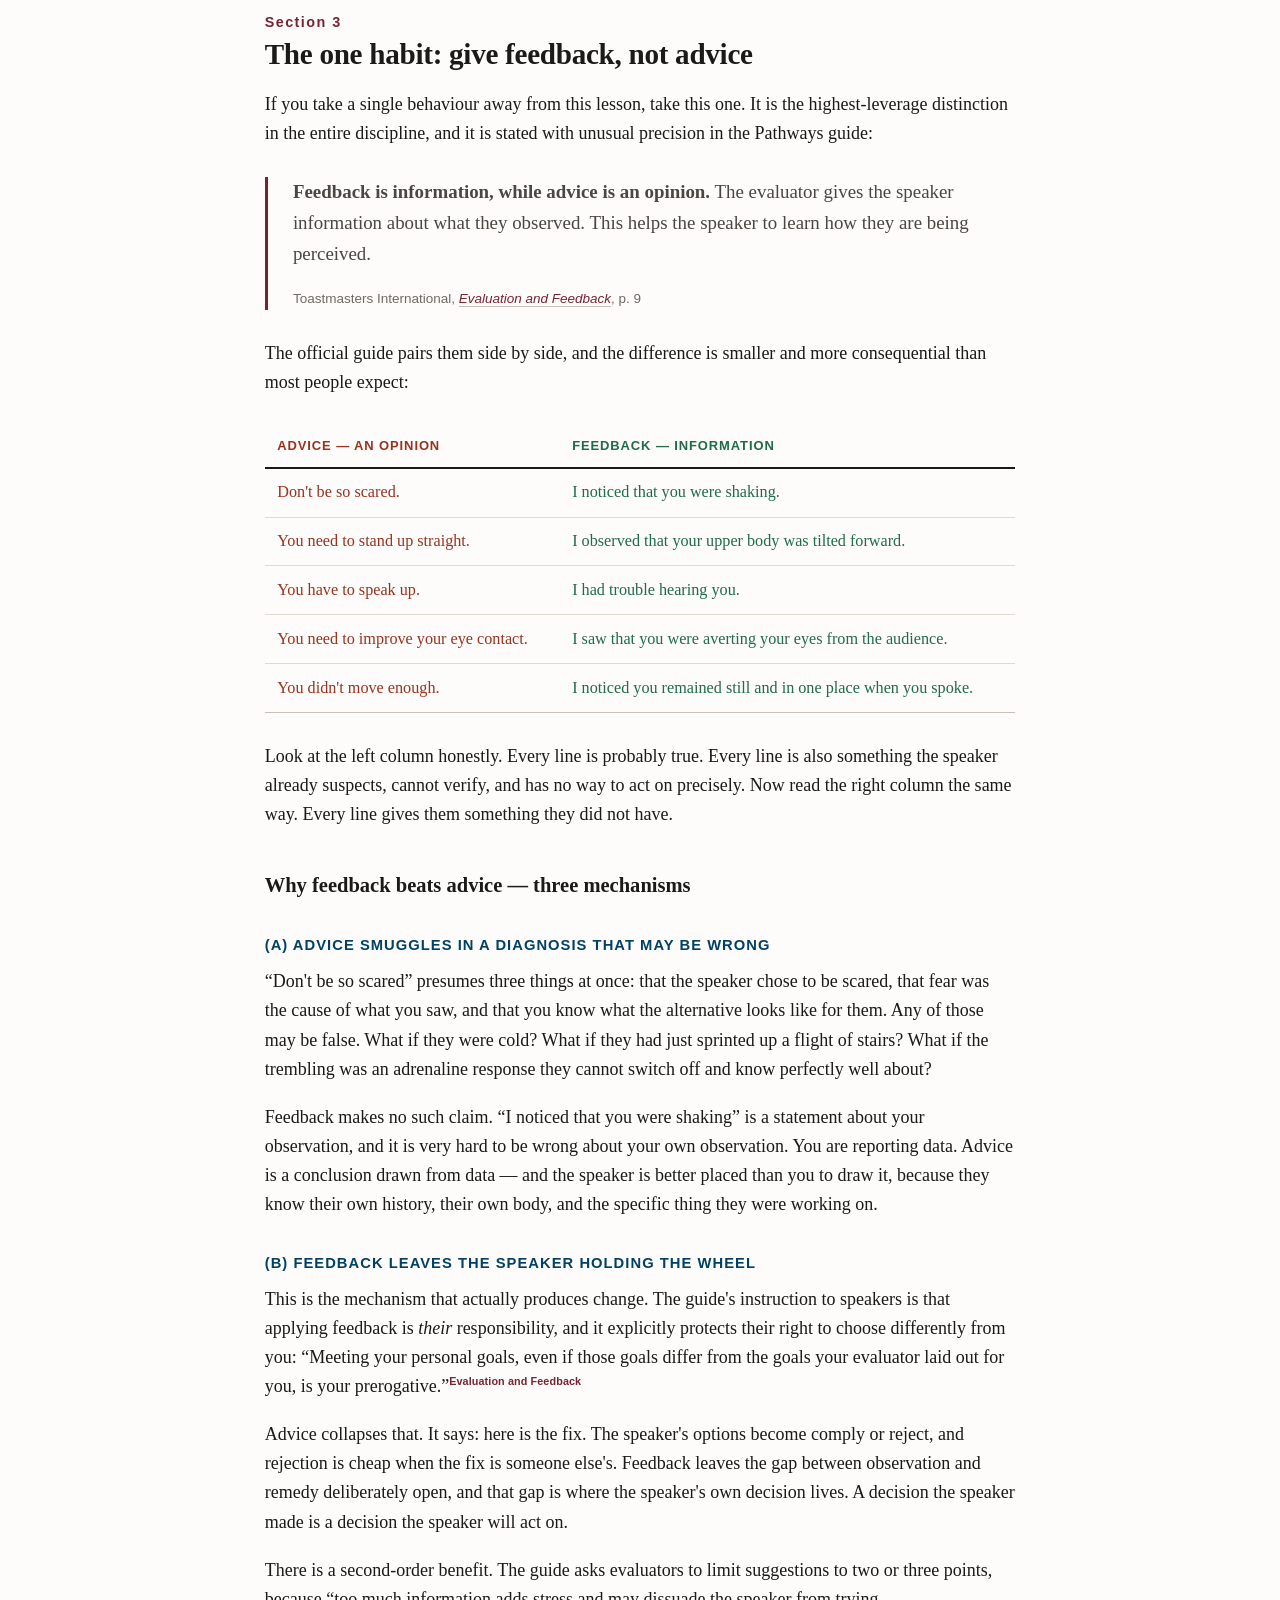
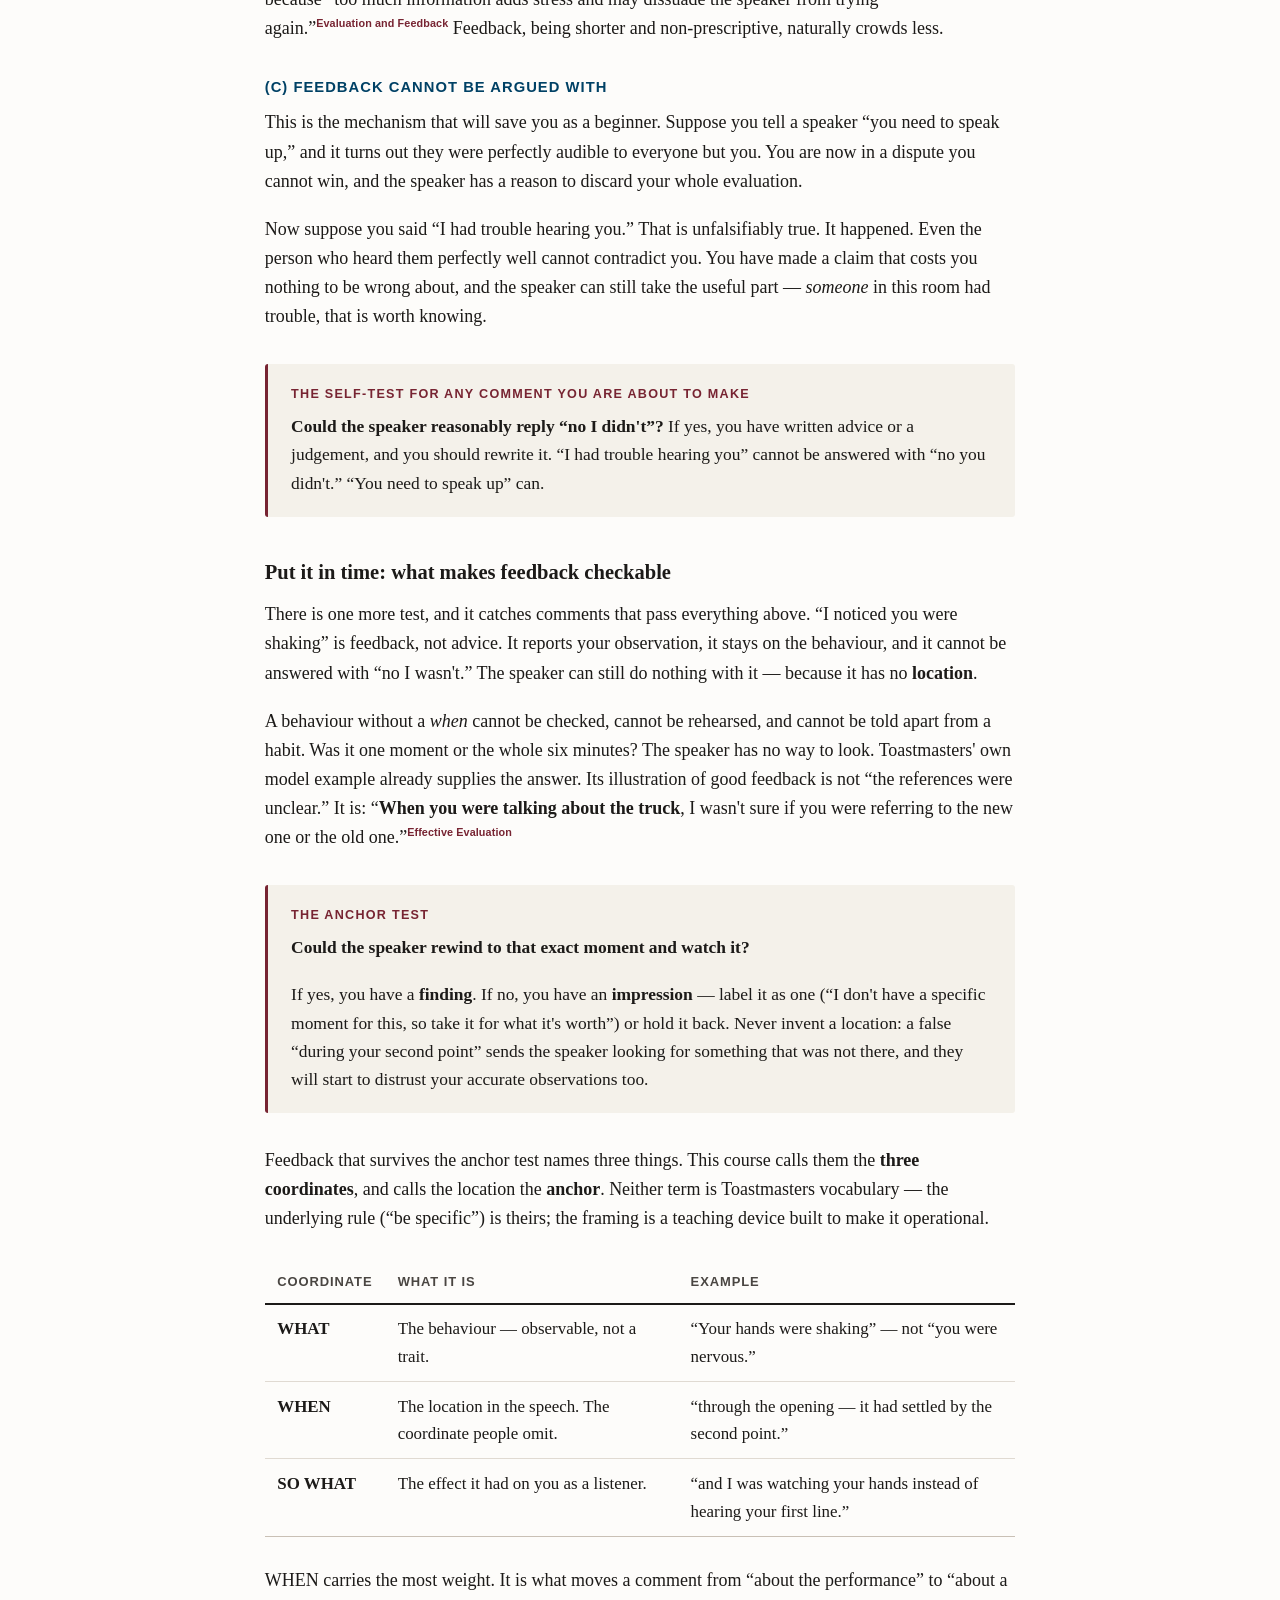
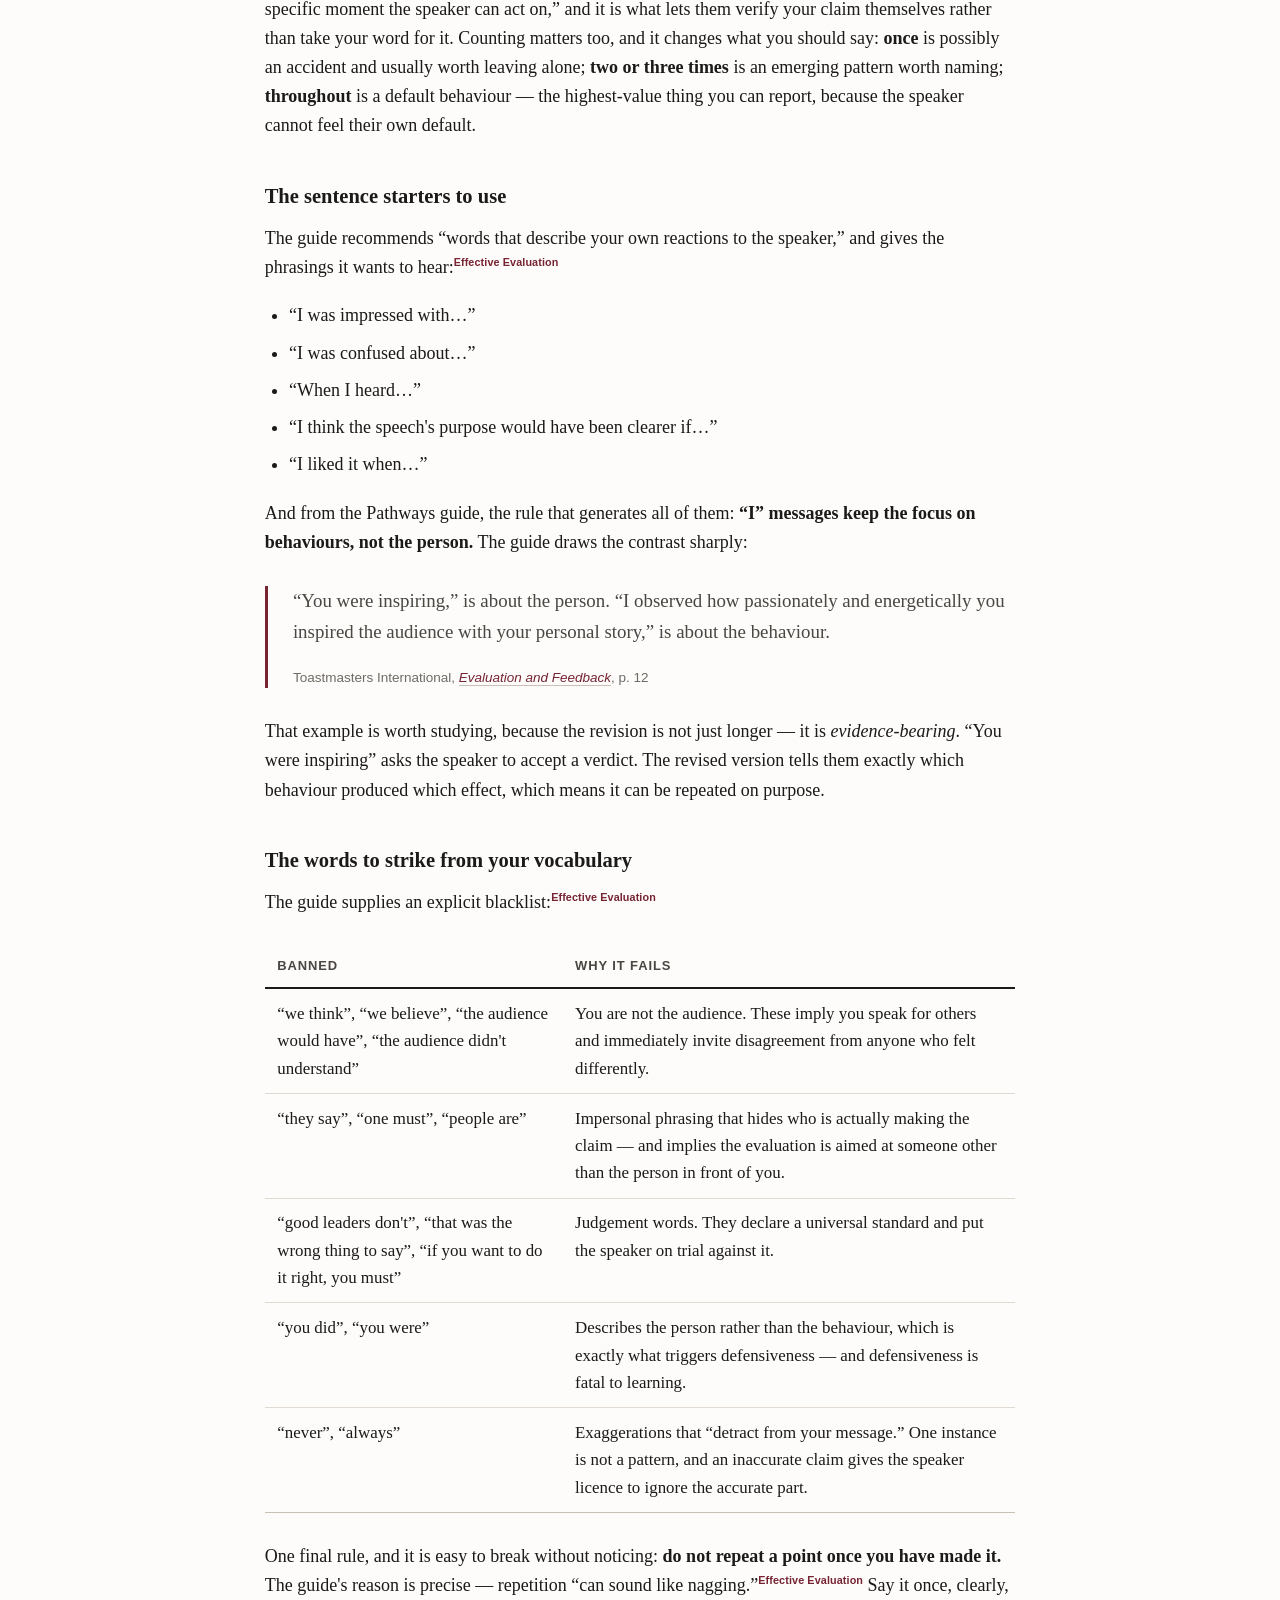
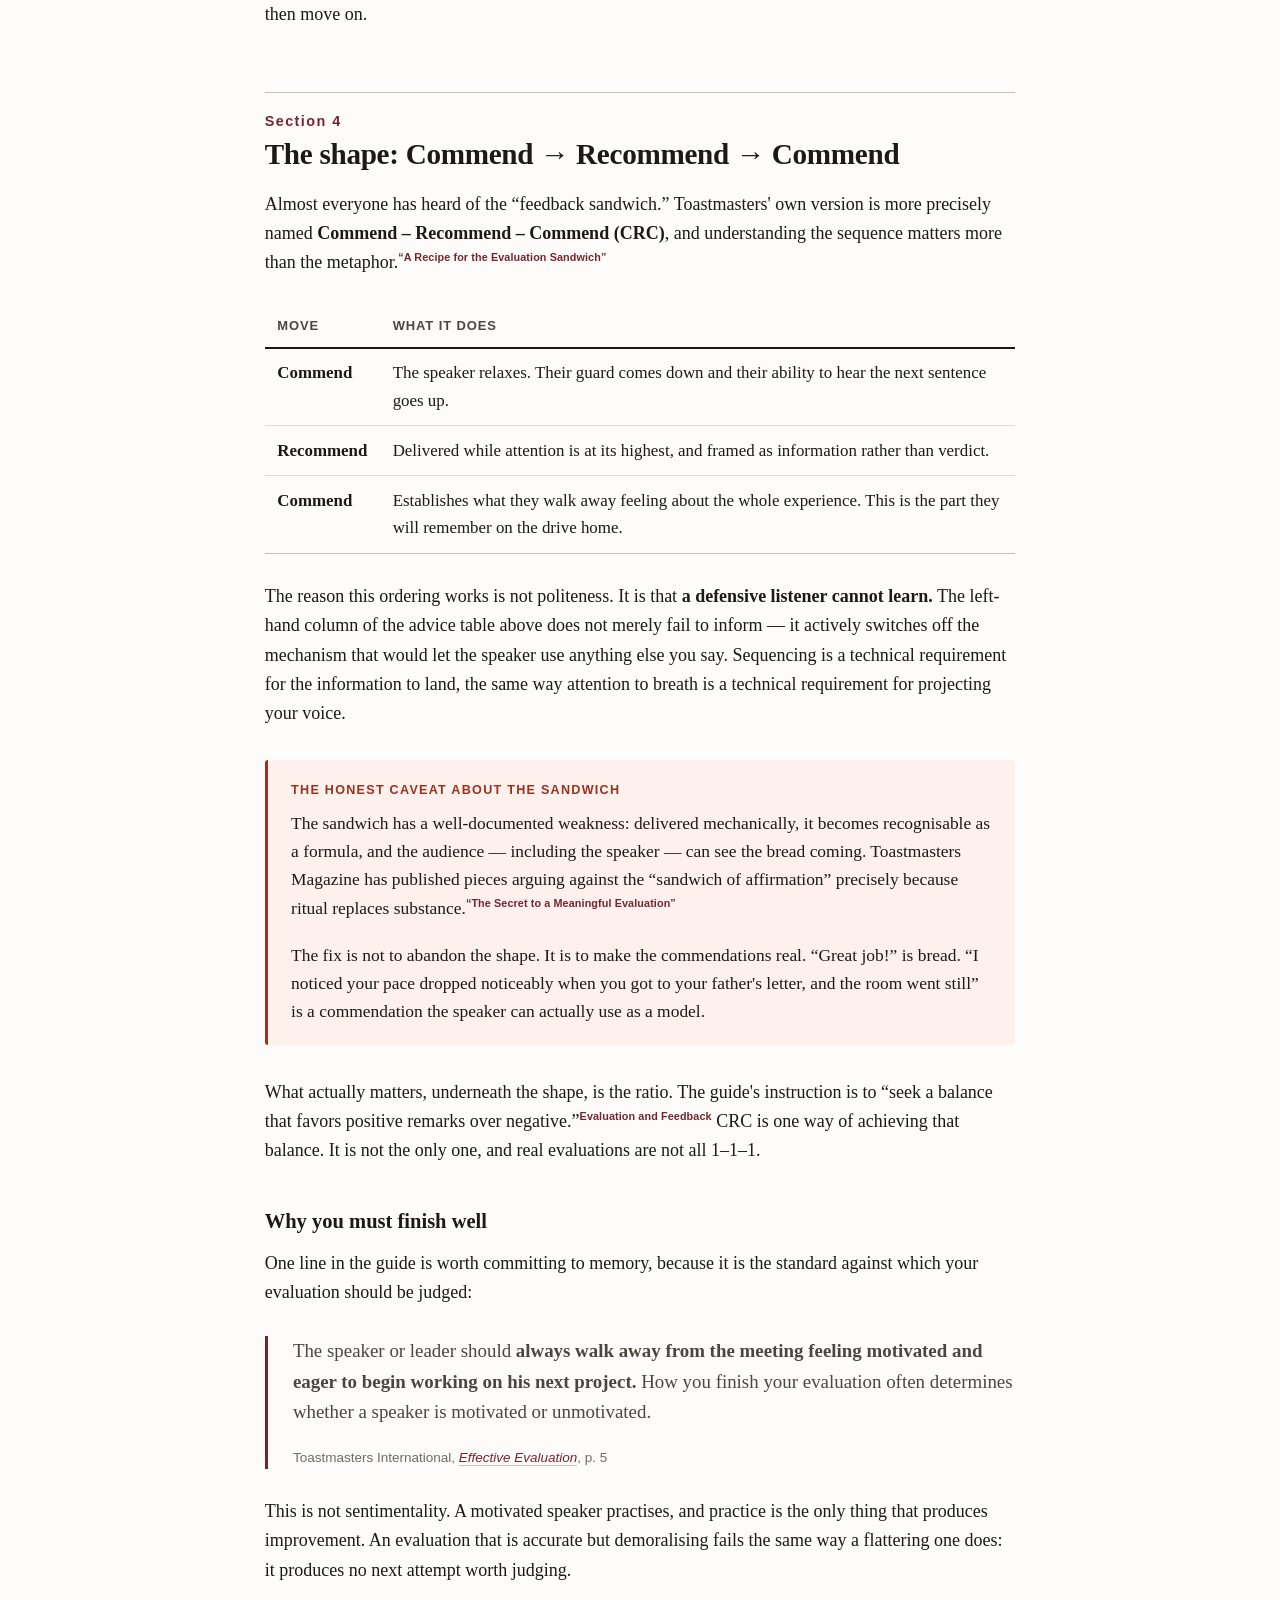
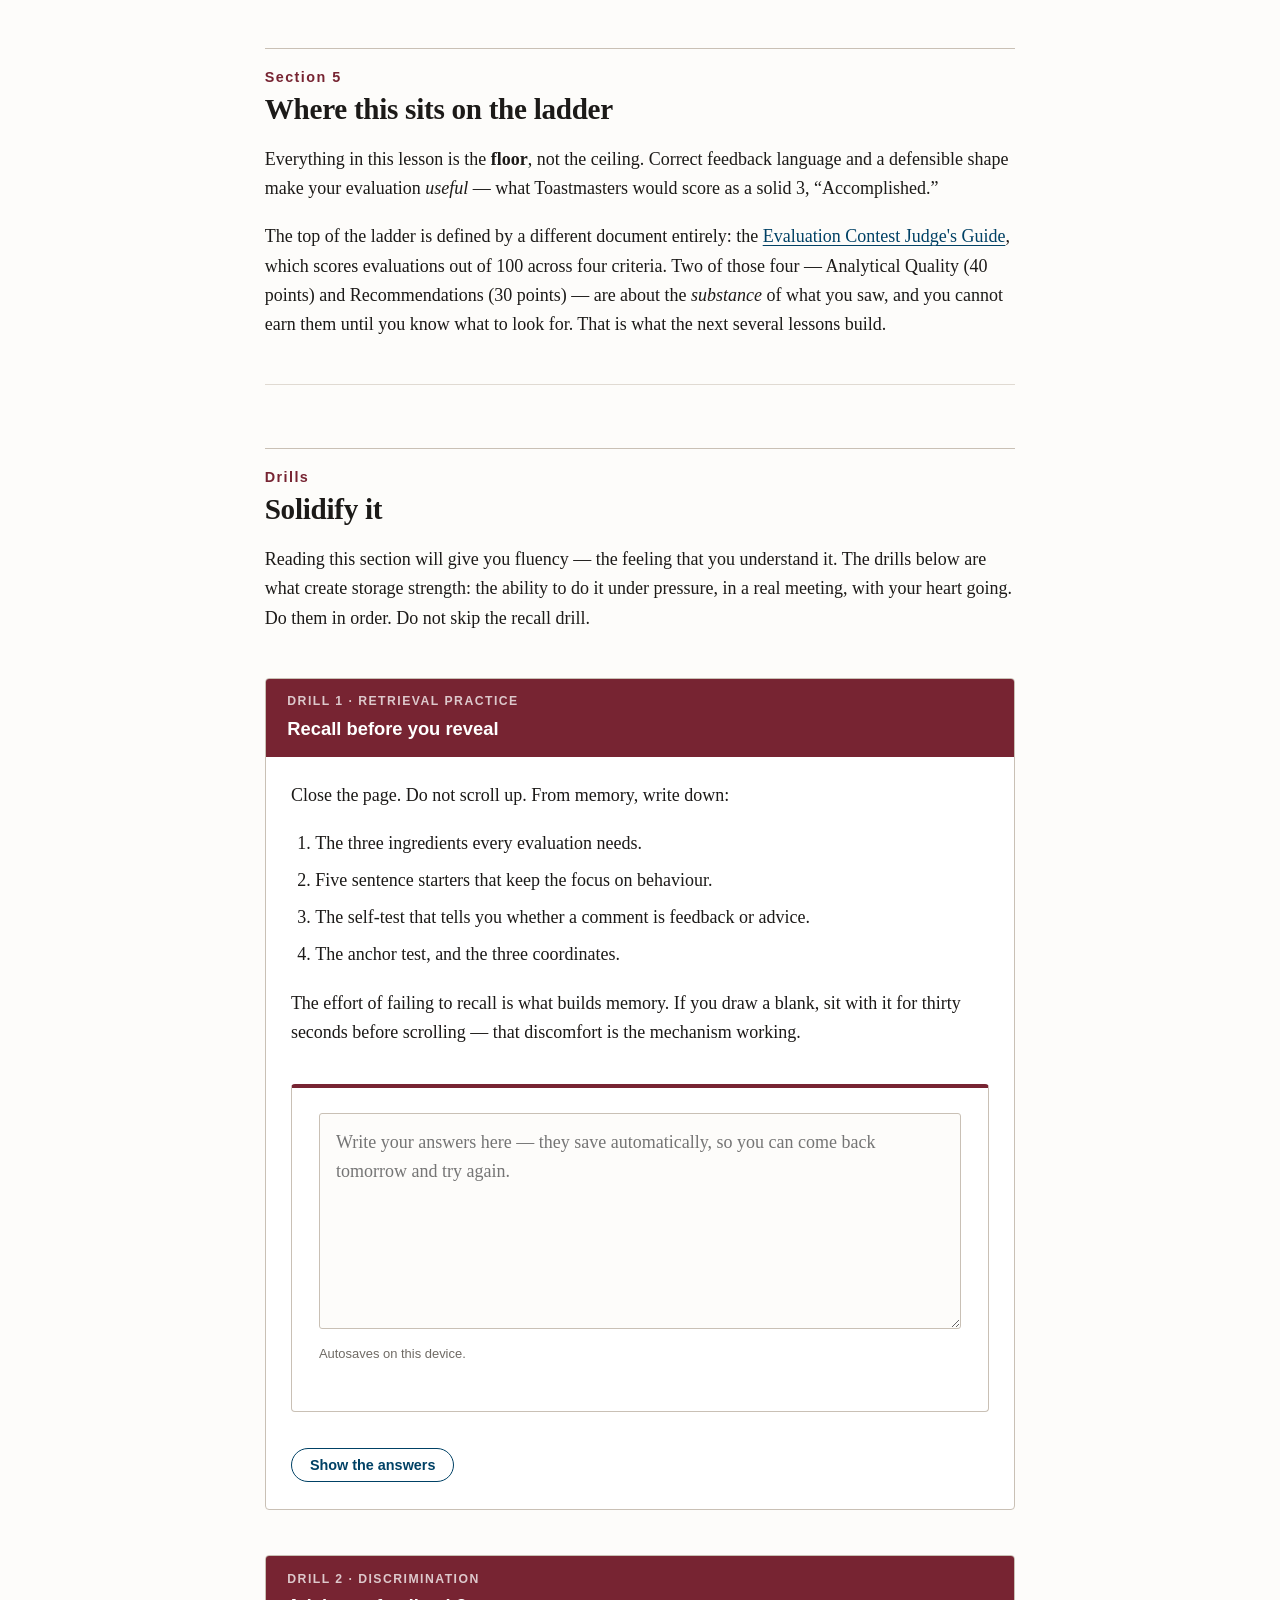
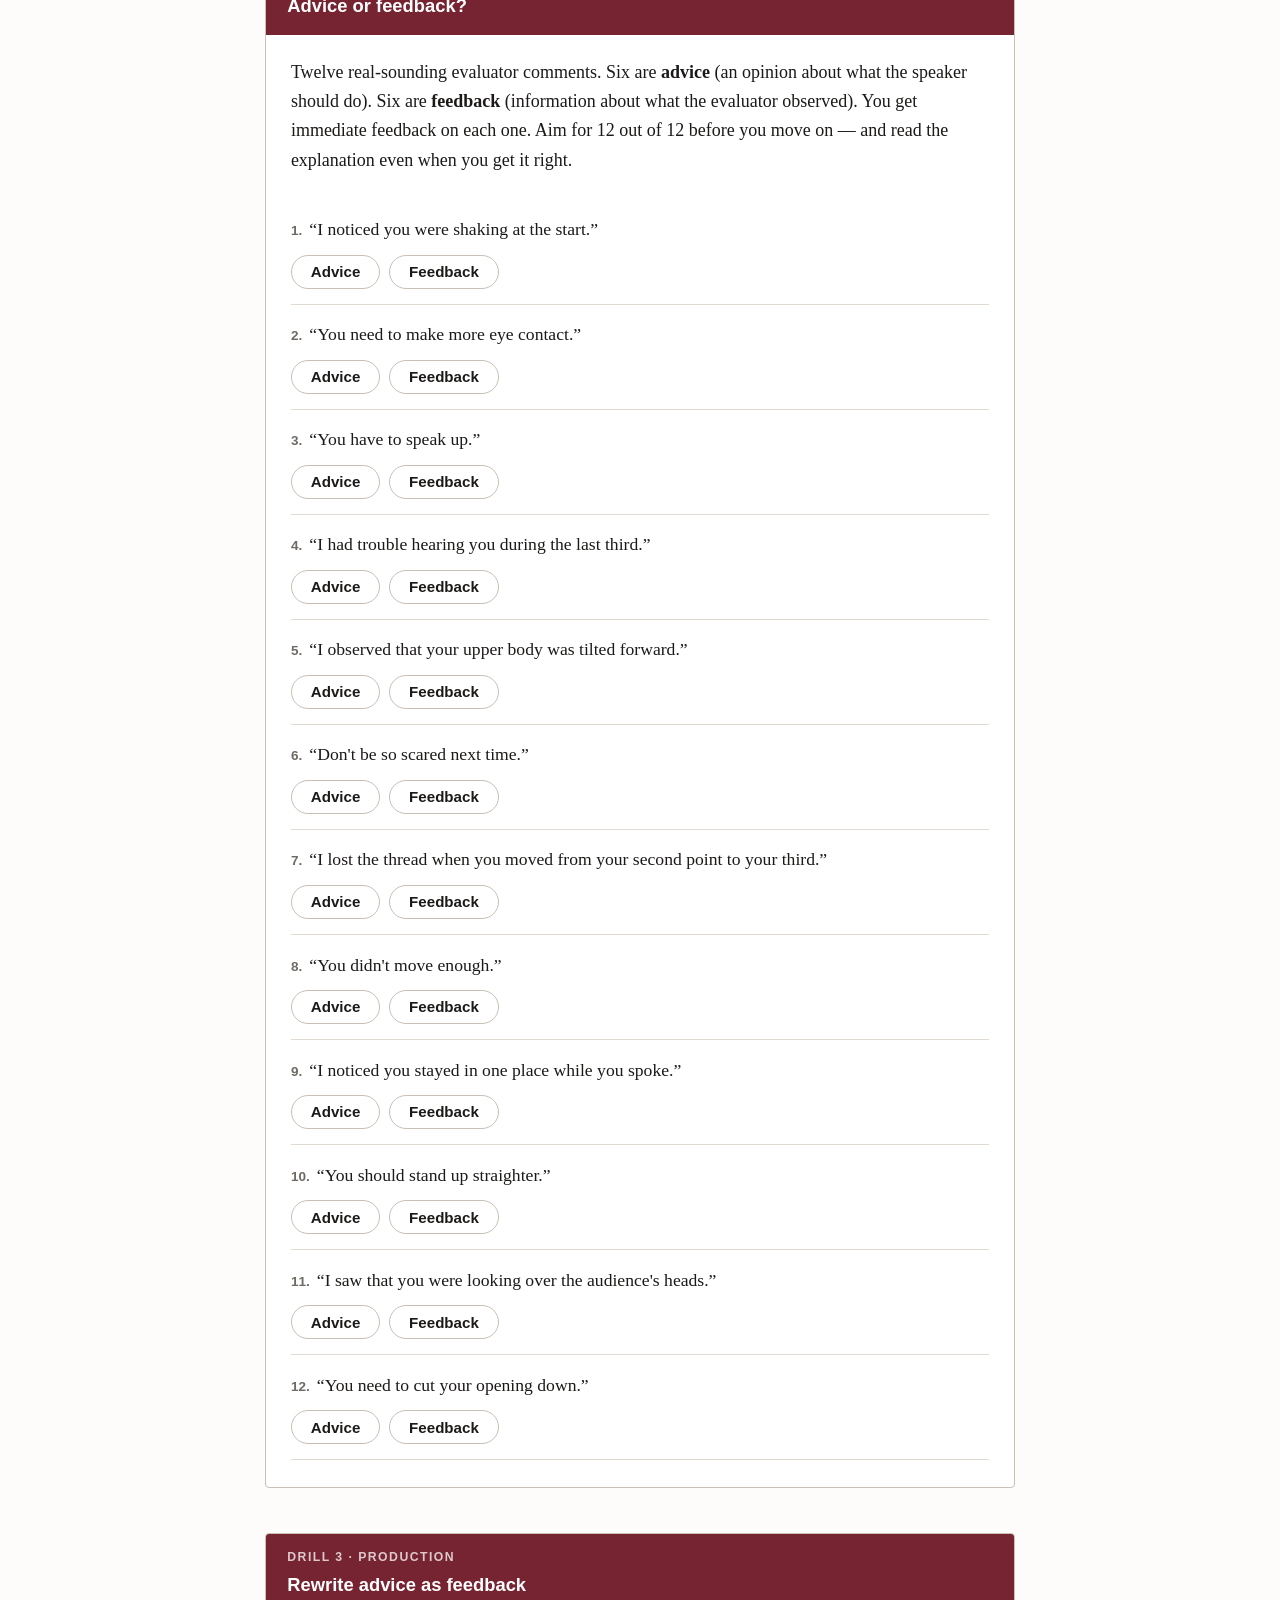
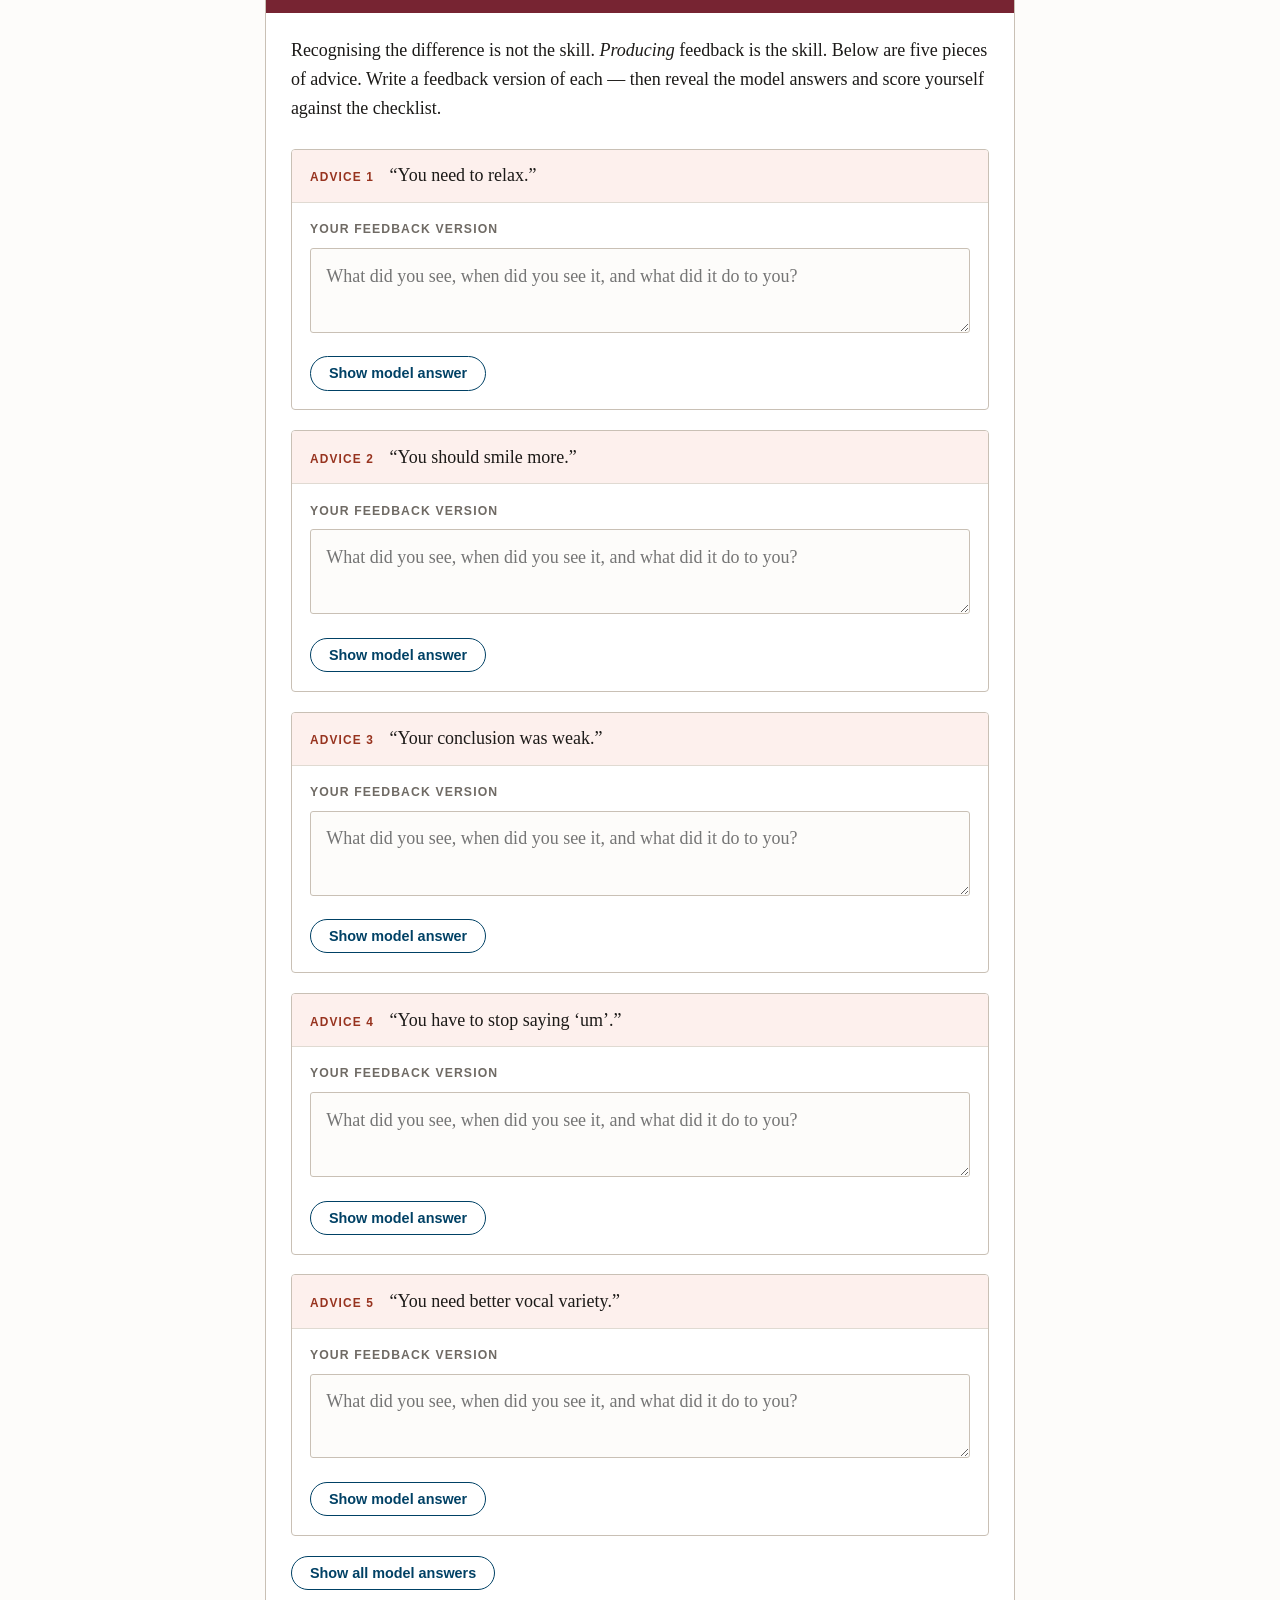
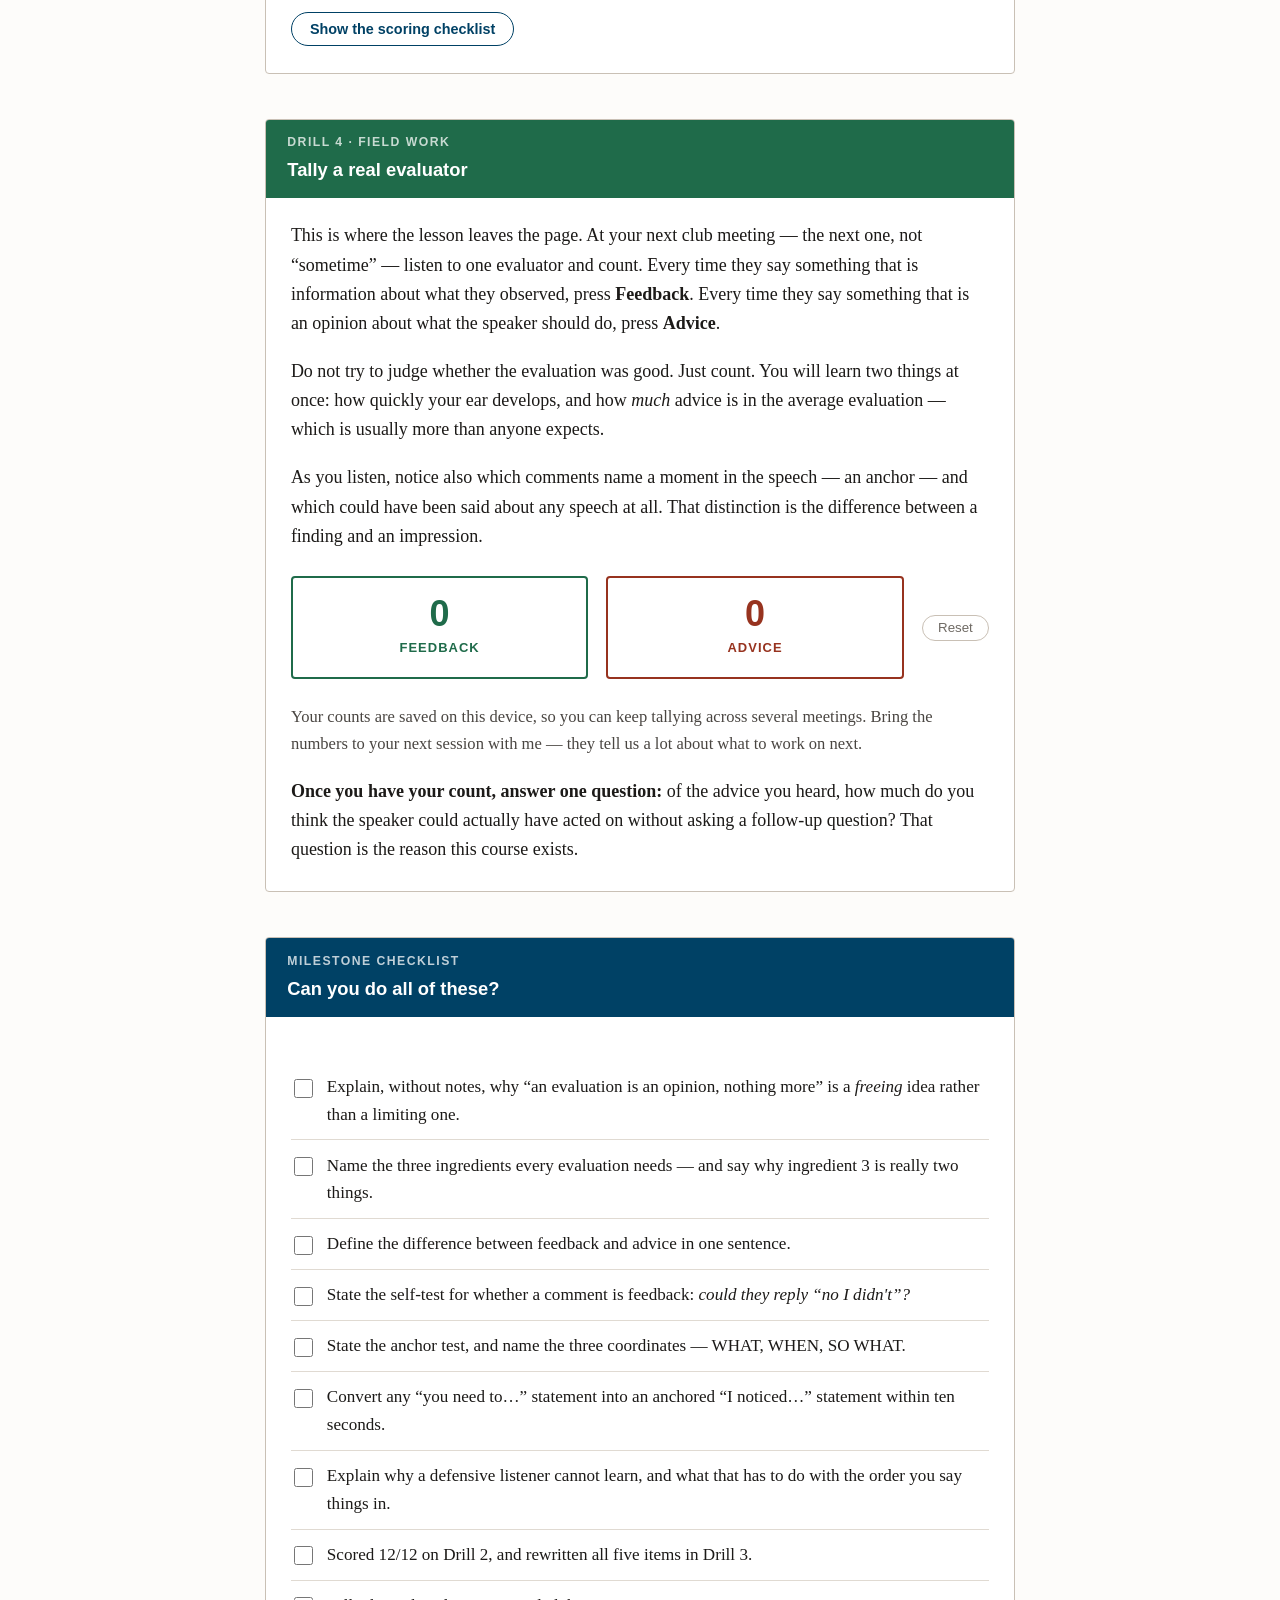
<file: lessons/0001-you-are-not-a-judge.html>
<!DOCTYPE html>
<html lang="en">
<head>
<meta charset="utf-8">
<meta name="viewport" content="width=device-width, initial-scale=1">
<title>Lesson 01 — You Are Not a Judge</title>
<link rel="stylesheet" href="../assets/course.css">
</head>
<body>
<div class="wrap">

<p class="topnav"><a href="../index.html">← Course home</a>
  <span class="sep">·</span> Lesson 01 of 09</p>

<header class="masthead">
  <p class="eyebrow">Lesson 01 · Foundations</p>
  <h1>You Are Not a Judge</h1>
  <p class="subtitle">What an evaluation actually is, and the one habit that separates a
  helpful evaluator from an annoying one.</p>
  <div class="metabar">
    <span><b>Mission:</b> evaluate speeches at Toastmasters</span>
    <span><b>Time:</b> ~20 min reading + ~25 min drills</span>
    <span><b>Prerequisite:</b> none</span>
  </div>
</header>


<p class="lede">The moment you are handed the evaluation form, a quiet pressure arrives.
Someone has spent two weeks on this speech, and they have just handed you a pen and said
<i>tell me the truth.</i> Almost every new evaluator responds to that pressure by trying to
sound like an expert. That instinct is the single largest source of bad evaluations.</p>

<h2><span class="num">Section 1</span>What the role actually is</h2>

<p>Toastmasters is unusually blunt about this. The organisation's own guide to evaluating
opens by drawing a hard line around what you are and are not:</p>

<blockquote>
  <p>Your purpose as an evaluator is to provide honest reaction in a constructive manner to
  the person's efforts&hellip; You are not a judge or an authority on speaking or leadership.
  When you evaluate, you are simply giving your own reaction to the person's speaking or
  leadership efforts. <strong>An evaluation is an opinion, nothing more.</strong></p>
  <cite>Toastmasters International, <a href="#s1"><i>Effective Evaluation</i></a>, p. 3</cite>
</blockquote>

<p>Read that again, because it is doing more work than it first appears. Three separate
consequences fall out of it.</p>

<h3>1. You are not trying to be right. You are trying to be useful.</h3>

<p>There is no correct evaluation to get wrong. There is only a reaction that helps the
speaker see something they could not see, and a reaction that does not. This is liberating:
it means you never have to perform expertise. You only have to be accurate about what
happened <i>inside you</i> while they spoke.</p>

<p>And you are uniquely positioned to report that. A speaker has never watched themselves
speak. They have felt themselves speak, which is a completely different sensation — the rush
of adrenaline, the paragraph they nearly forgot, the moment the room went quiet. What they
cannot access is what the room saw. Their hands. Their pace. The six seconds where their eyes
went to the ceiling. You can. That is the entire value you bring.</p>

<h3>2. You cannot change them, and you are not responsible for trying.</h3>

<p>The guide is explicit: you "cannot change the person's behavior or force the person to
accept your ideas and suggested improvements."<sup class="cite"><a href="#s1" title="Effective Evaluation (Item 202, Rev. 6/2011)">Effective Evaluation</a></sup> Nor
can you demand they repeat a project. The decision to accept your suggestions belongs to the
speaker alone.</p>

<p>New evaluators find this frustrating. Experienced ones find it clarifying — it removes the
burden of being responsible for someone else's improvement, and replaces it with
responsibility for the quality of your observation.</p>

<h3>3. You are not speaking for the room.</h3>

<p>Your evaluation is one opinion. The guide warns that "your opinions may differ from those
of the rest of the audience."<sup class="cite"><a href="#s1" title="Effective Evaluation (Item 202, Rev. 6/2011)">Effective Evaluation</a></sup> This has an immediate,
concrete linguistic consequence we will come to in Section 3.</p>

<div class="key">
  <span class="label">The two ways an evaluation fails</span>
  <p>An evaluation has exactly two failure modes, and they are opposite:</p>
  <p>“A harsh evaluation may cause a member to leave the club. An overly kind evaluation may
  not help the member to improve, making the member frustrated and unhappy.”<sup class="cite"><a href="#s1" title="Effective Evaluation (Item 202, Rev. 6/2011)">Effective Evaluation</a></sup></p>
  <p>Notice what this means. Being nice is <i>also</i> a failure. An evaluation that flatters
  is not a safe default — it is a different way of wasting the speaker's fortnight. The goal
  is not kindness. The goal is <strong>honest reaction, constructively delivered</strong>.
  Kindness is how you deliver it, not what you deliver.</p>
</div>

<h2><span class="num">Section 2</span>The three ingredients every evaluation needs</h2>

<p>Strip away style, length and experience, and every useful evaluation contains three things.
Even a thirty-second evaluation of a table topic needs all three.</p>

<div class="ladder">
  <div class="rung" data-level="3">
    <div class="score">1</div>
    <div>
      <span class="rungname">The effect it had on you</span>
      <p>Not what they did — what happened in you as a result. “I followed every word.”
      “I stopped listening at the truck story.” This is the most valuable thing you can
      report, because it is pure information the speaker has no access to.</p>
    </div>
  </div>
  <div class="rung" data-level="3">
    <div class="score">2</div>
    <div>
      <span class="rungname">What they did well</span>
      <p>Specific and observed. Not “great speech” but “when you described the fudge cake,
      my mouth watered.”<sup class="cite"><a href="#s1" title="Effective Evaluation (Item 202, Rev. 6/2011)">Effective Evaluation</a></sup> The speaker needs to know
      which behaviours to <i>keep</i>. Most evaluators under-invest here and it is a serious
      loss — a strength you do not name is a strength they might drop.</p>
    </div>
  </div>
  <div class="rung" data-level="3">
    <div class="score">3</div>
    <div>
      <span class="rungname">Where they could improve — plus a specific recommendation</span>
      <p>This is <strong>two</strong> things, and the second is the one people skip. An
      observation without a suggestion is a complaint. “When you were talking about the truck,
      I wasn't sure if you were referring to the new one or the old one” is an observation.
      “Giving each truck a nickname and using it throughout would have made the references
      clearer to me — and maybe added humour” is a recommendation.<sup class="cite"><a href="#s1" title="Effective Evaluation (Item 202, Rev. 6/2011)">Effective Evaluation</a></sup></p>
    </div>
  </div>
</div>

<div class="note">
  <span class="label">Why ingredient 3 must be two things</span>
  <p>A complaint tells the speaker that something is broken and leaves them to guess at the
  repair. That is the opposite of help — it hands them a problem and removes the information
  they need to solve it. Notice also that the model recommendation above is phrased as a
  <i>possibility</i> with a stated <i>effect</i>: “may have worked better&hellip; would have
  made the references clearer to me.” It is offered, not imposed. That phrasing is not
  politeness for its own sake — it preserves the speaker's ownership of the decision, which
  is exactly what makes them act on it.</p>
</div>

<h2><span class="num">Section 3</span>The one habit: give feedback, not advice</h2>

<p>If you take a single behaviour away from this lesson, take this one. It is the highest-leverage
distinction in the entire discipline, and it is stated with unusual precision in the
Pathways guide:</p>

<blockquote>
  <p><strong>Feedback is information, while advice is an opinion.</strong> The evaluator gives
  the speaker information about what they observed. This helps the speaker to learn how they
  are being perceived.</p>
  <cite>Toastmasters International, <a href="#s2"><i>Evaluation and Feedback</i></a>, p. 9</cite>
</blockquote>

<p>The official guide pairs them side by side, and the difference is smaller and more
consequential than most people expect:</p>

<table class="compare">
  <thead>
    <tr><th>Advice — an opinion</th><th>Feedback — information</th></tr>
  </thead>
  <tbody>
    <tr><td>Don't be so scared.</td><td>I noticed that you were shaking.</td></tr>
    <tr><td>You need to stand up straight.</td><td>I observed that your upper body was tilted forward.</td></tr>
    <tr><td>You have to speak up.</td><td>I had trouble hearing you.</td></tr>
    <tr><td>You need to improve your eye contact.</td><td>I saw that you were averting your eyes from the audience.</td></tr>
    <tr><td>You didn't move enough.</td><td>I noticed you remained still and in one place when you spoke.</td></tr>
  </tbody>
</table>

<p>Look at the left column honestly. Every line is probably true. Every line is also
something the speaker already suspects, cannot verify, and has no way to act on precisely.
Now read the right column the same way. Every line gives them something they did not have.</p>

<h3>Why feedback beats advice — three mechanisms</h3>

<h4>(a) Advice smuggles in a diagnosis that may be wrong</h4>

<p>“Don't be so scared” presumes three things at once: that the speaker chose to be scared,
that fear was the cause of what you saw, and that you know what the alternative looks like
for them. Any of those may be false. What if they were cold? What if they had just sprinted
up a flight of stairs? What if the trembling was an adrenaline response they cannot switch
off and know perfectly well about?</p>

<p>Feedback makes no such claim. “I noticed that you were shaking” is a statement about your
observation, and it is very hard to be wrong about your own observation. You are reporting
data. Advice is a conclusion drawn from data — and the speaker is better placed than you to
draw it, because they know their own history, their own body, and the specific thing they
were working on.</p>

<h4>(b) Feedback leaves the speaker holding the wheel</h4>

<p>This is the mechanism that actually produces change. The guide's instruction to speakers is
that applying feedback is <i>their</i> responsibility, and it explicitly protects their right
to choose differently from you: “Meeting your personal goals, even if those goals differ from
the goals your evaluator laid out for you, is your prerogative.”<sup class="cite"><a href="#s2" title="Evaluation and Feedback (Item 8100)">Evaluation and Feedback</a></sup></p>

<p>Advice collapses that. It says: here is the fix. The speaker's options become comply or
reject, and rejection is cheap when the fix is someone else's. Feedback leaves the gap between
observation and remedy deliberately open, and that gap is where the speaker's own decision
lives. A decision the speaker made is a decision the speaker will act on.</p>

<p>There is a second-order benefit. The guide asks evaluators to limit suggestions to two or
three points, because “too much information adds stress and may dissuade the speaker from
trying again.”<sup class="cite"><a href="#s2" title="Evaluation and Feedback (Item 8100)">Evaluation and Feedback</a></sup> Feedback, being shorter and
non-prescriptive, naturally crowds less.</p>

<h4>(c) Feedback cannot be argued with</h4>

<p>This is the mechanism that will save you as a beginner. Suppose you tell a speaker “you
need to speak up,” and it turns out they were perfectly audible to everyone but you. You are
now in a dispute you cannot win, and the speaker has a reason to discard your whole
evaluation.</p>

<p>Now suppose you said “I had trouble hearing you.” That is unfalsifiably true. It happened.
Even the person who heard them perfectly well cannot contradict you. You have made a claim
that costs you nothing to be wrong about, and the speaker can still take the useful part —
<i>someone</i> in this room had trouble, that is worth knowing.</p>

<div class="key">
  <span class="label">The self-test for any comment you are about to make</span>
  <p><strong>Could the speaker reasonably reply “no I didn't”?</strong> If yes, you have
  written advice or a judgement, and you should rewrite it. “I had trouble hearing you” cannot
  be answered with “no you didn't.” “You need to speak up” can.</p>
</div>

<h3>Put it in time: what makes feedback checkable</h3>

<p>There is one more test, and it catches comments that pass everything above. “I noticed you
were shaking” is feedback, not advice. It reports your observation, it stays on the behaviour,
and it cannot be answered with “no I wasn't.” The speaker can still do nothing with it —
because it has no <strong>location</strong>.</p>

<p>A behaviour without a <i>when</i> cannot be checked, cannot be rehearsed, and cannot be told
apart from a habit. Was it one moment or the whole six minutes? The speaker has no way to look.
Toastmasters' own model example already supplies the answer. Its illustration of good feedback
is not “the references were unclear.” It is: “<strong>When you were talking about the
truck</strong>, I wasn't sure if you were referring to the new one or the old one.”<sup class="cite"><a href="#s1" title="Effective Evaluation (Item 202, Rev. 6/2011)">Effective Evaluation</a></sup></p>

<div class="key">
  <span class="label">The anchor test</span>
  <p><strong>Could the speaker rewind to that exact moment and watch it?</strong></p>
  <p>If yes, you have a <strong>finding</strong>. If no, you have an <strong>impression</strong>
  — label it as one (“I don't have a specific moment for this, so take it for what it's
  worth”) or hold it back. Never invent a location: a false “during your second point” sends
  the speaker looking for something that was not there, and they will start to distrust your
  accurate observations too.</p>
</div>

<p>Feedback that survives the anchor test names three things. This course calls them the
<strong>three coordinates</strong>, and calls the location the <strong>anchor</strong>. Neither
term is Toastmasters vocabulary — the underlying rule (“be specific”) is theirs; the framing is
a teaching device built to make it operational.</p>

<table>
  <thead><tr><th>Coordinate</th><th>What it is</th><th>Example</th></tr></thead>
  <tbody>
    <tr>
      <td><strong>WHAT</strong></td>
      <td>The behaviour — observable, not a trait.</td>
      <td>“Your hands were shaking” — not “you were nervous.”</td>
    </tr>
    <tr>
      <td><strong>WHEN</strong></td>
      <td>The location in the speech. The coordinate people omit.</td>
      <td>“through the opening — it had settled by the second point.”</td>
    </tr>
    <tr>
      <td><strong>SO WHAT</strong></td>
      <td>The effect it had on you as a listener.</td>
      <td>“and I was watching your hands instead of hearing your first line.”</td>
    </tr>
  </tbody>
</table>

<p>WHEN carries the most weight. It is what moves a comment from “about the performance” to
“about a specific moment the speaker can act on,” and it is what lets them verify your claim
themselves rather than take your word for it. Counting matters too, and it changes what you
should say: <strong>once</strong> is possibly an accident and usually worth leaving alone;
<strong>two or three times</strong> is an emerging pattern worth naming;
<strong>throughout</strong> is a default behaviour — the highest-value thing you can report,
because the speaker cannot feel their own default.</p>

<h3>The sentence starters to use</h3>

<p>The guide recommends “words that describe your own reactions to the speaker,” and gives the
phrasings it wants to hear:<sup class="cite"><a href="#s1" title="Effective Evaluation (Item 202, Rev. 6/2011)">Effective Evaluation</a></sup></p>

<ul>
  <li>“I was impressed with&hellip;”</li>
  <li>“I was confused about&hellip;”</li>
  <li>“When I heard&hellip;”</li>
  <li>“I think the speech's purpose would have been clearer if&hellip;”</li>
  <li>“I liked it when&hellip;”</li>
</ul>

<p>And from the Pathways guide, the rule that generates all of them: <strong>“I” messages keep
the focus on behaviours, not the person.</strong> The guide draws the contrast sharply:</p>

<blockquote>
  <p>“You were inspiring,” is about the person. “I observed how passionately and energetically
  you inspired the audience with your personal story,” is about the behaviour.</p>
  <cite>Toastmasters International, <a href="#s2"><i>Evaluation and Feedback</i></a>, p. 12</cite>
</blockquote>

<p>That example is worth studying, because the revision is not just longer — it is
<i>evidence-bearing</i>. “You were inspiring” asks the speaker to accept a verdict. The
revised version tells them exactly which behaviour produced which effect, which means it can
be repeated on purpose.</p>

<h3>The words to strike from your vocabulary</h3>

<p>The guide supplies an explicit blacklist:<sup class="cite"><a href="#s1" title="Effective Evaluation (Item 202, Rev. 6/2011)">Effective Evaluation</a></sup></p>

<table>
  <thead>
    <tr><th>Banned</th><th>Why it fails</th></tr>
  </thead>
  <tbody>
    <tr>
      <td>“we think”, “we believe”, “the audience would have”, “the audience didn't understand”</td>
      <td>You are not the audience. These imply you speak for others and immediately invite
      disagreement from anyone who felt differently.</td>
    </tr>
    <tr>
      <td>“they say”, “one must”, “people are”</td>
      <td>Impersonal phrasing that hides who is actually making the claim — and implies the
      evaluation is aimed at someone other than the person in front of you.</td>
    </tr>
    <tr>
      <td>“good leaders don't”, “that was the wrong thing to say”, “if you want to do it
      right, you must”</td>
      <td>Judgement words. They declare a universal standard and put the speaker on trial
      against it.</td>
    </tr>
    <tr>
      <td>“you did”, “you were”</td>
      <td>Describes the person rather than the behaviour, which is exactly what triggers
      defensiveness — and defensiveness is fatal to learning.</td>
    </tr>
    <tr>
      <td>“never”, “always”</td>
      <td>Exaggerations that “detract from your message.” One instance is not a pattern, and
      an inaccurate claim gives the speaker licence to ignore the accurate part.</td>
    </tr>
  </tbody>
</table>

<p>One final rule, and it is easy to break without noticing: <strong>do not repeat a point
once you have made it.</strong> The guide's reason is precise — repetition “can sound like
nagging.”<sup class="cite"><a href="#s1" title="Effective Evaluation (Item 202, Rev. 6/2011)">Effective Evaluation</a></sup> Say it once, clearly, then move on.</p>

<h2><span class="num">Section 4</span>The shape: Commend → Recommend → Commend</h2>

<p>Almost everyone has heard of the “feedback sandwich.” Toastmasters' own version is more
precisely named <strong>Commend – Recommend – Commend (CRC)</strong>, and understanding the
sequence matters more than the metaphor.<sup class="cite"><a href="#s3" title="“A Recipe for the Evaluation Sandwich”, Toastmasters, Nov 2018">“A Recipe for the Evaluation Sandwich”</a></sup></p>

<table>
  <thead><tr><th>Move</th><th>What it does</th></tr></thead>
  <tbody>
    <tr>
      <td><strong>Commend</strong></td>
      <td>The speaker relaxes. Their guard comes down and their ability to hear the next
      sentence goes up.</td>
    </tr>
    <tr>
      <td><strong>Recommend</strong></td>
      <td>Delivered while attention is at its highest, and framed as information rather than
      verdict.</td>
    </tr>
    <tr>
      <td><strong>Commend</strong></td>
      <td>Establishes what they walk away feeling about the whole experience. This is the
      part they will remember on the drive home.</td>
    </tr>
  </tbody>
</table>

<p>The reason this ordering works is not politeness. It is that <strong>a defensive listener
cannot learn.</strong> The left-hand column of the advice table above does not merely fail to
inform — it actively switches off the mechanism that would let the speaker use anything else
you say. Sequencing is a technical requirement for the information to land, the same way
attention to breath is a technical requirement for projecting your voice.</p>

<div class="warn">
  <span class="label">The honest caveat about the sandwich</span>
  <p>The sandwich has a well-documented weakness: delivered mechanically, it becomes
  recognisable as a formula, and the audience — including the speaker — can see the
  bread coming. Toastmasters Magazine has published pieces arguing against the “sandwich of
  affirmation” precisely because ritual replaces substance.<sup class="cite"><a href="#s4" title="“The Secret to a Meaningful Evaluation”, Toastmasters, Apr 2019">“The Secret to a Meaningful Evaluation”</a></sup></p>
  <p>The fix is not to abandon the shape. It is to make the commendations real. “Great job!”
  is bread. “I noticed your pace dropped noticeably when you got to your father's letter, and
  the room went still” is a commendation the speaker can actually use as a model.</p>
</div>

<p>What actually matters, underneath the shape, is the ratio. The guide's instruction is to
“seek a balance that favors positive remarks over negative.”<sup class="cite"><a href="#s2" title="Evaluation and Feedback (Item 8100)">Evaluation and Feedback</a></sup>
CRC is one way of achieving that balance. It is not the only one, and real evaluations are not
all 1–1–1.</p>

<h3>Why you must finish well</h3>

<p>One line in the guide is worth committing to memory, because it is the standard against
which your evaluation should be judged:</p>

<blockquote>
  <p>The speaker or leader should <strong>always walk away from the meeting feeling motivated
  and eager to begin working on his next project.</strong> How you finish your evaluation
  often determines whether a speaker is motivated or unmotivated.</p>
  <cite>Toastmasters International, <a href="#s1"><i>Effective Evaluation</i></a>, p. 5</cite>
</blockquote>

<p>This is not sentimentality. A motivated speaker practises, and practice is the only thing
that produces improvement. An evaluation that is accurate but demoralising fails the same way
a flattering one does: it produces no next attempt worth judging.</p>

<h2><span class="num">Section 5</span>Where this sits on the ladder</h2>

<p>Everything in this lesson is the <strong>floor</strong>, not the ceiling. Correct feedback
language and a defensible shape make your evaluation <i>useful</i> — what Toastmasters would
score as a solid 3, “Accomplished.”</p>

<p>The top of the ladder is defined by a different document entirely: the
<a href="../reference/0002-what-makes-an-evaluation-excellent.html">Evaluation Contest Judge's
Guide</a>, which scores evaluations out of 100 across four criteria. Two of those four —
Analytical Quality (40 points) and Recommendations (30 points) — are about the
<i>substance</i> of what you saw, and you cannot earn them until you know what to look for.
That is what the next several lessons build.</p>

<hr>

<h2><span class="num">Drills</span>Solidify it</h2>

<p>Reading this section will give you fluency — the feeling that you understand it. The drills
below are what create storage strength: the ability to do it under pressure, in a real
meeting, with your heart going. Do them in order. Do not skip the recall drill.</p>

<div class="exercise drill">
  <header>
    <span class="tag">Drill 1 · Retrieval practice</span>
    <span class="name">Recall before you reveal</span>
  </header>
  <div class="body">
    <p>Close the page. Do not scroll up. From memory, write down:</p>
    <ol>
      <li>The three ingredients every evaluation needs.</li>
      <li>Five sentence starters that keep the focus on behaviour.</li>
      <li>The self-test that tells you whether a comment is feedback or advice.</li>
      <li>The anchor test, and the three coordinates.</li>
    </ol>
    <p>The effort of failing to recall is what builds memory. If you draw a blank, sit with it
    for thirty seconds before scrolling — that discomfort is the mechanism working.</p>

    <div class="recall recall--tall" data-recall data-key="drill1-recall">
      <textarea placeholder="Write your answers here — they save automatically, so you can come back tomorrow and try again."></textarea>
      <p class="recall__actions"><span style="font-family:var(--sans);font-size:.72rem;color:var(--ink-faint)">Autosaves on this device.</span></p>
    </div>

    <div data-reveal-box class="reveal">
      <button type="button" data-reveal data-label-show="Show the answers" data-label-hide="Hide the answers">Show the answers</button>
      <div class="reveal__body" hidden>
        <h4>1. The three ingredients</h4>
        <ul>
          <li>The effect it had <strong>on you</strong>.</li>
          <li>What the speaker did <strong>well</strong>.</li>
          <li>Where they could improve, <strong>plus a specific recommendation</strong>.</li>
        </ul>
        <h4>2. Sentence starters</h4>
        <ul>
          <li>“I was impressed with&hellip;”</li>
          <li>“I was confused about&hellip;”</li>
          <li>“When I heard&hellip;”</li>
          <li>“I think the speech's purpose would have been clearer if&hellip;”</li>
          <li>“I liked it when&hellip;”</li>
          <li>“I noticed&hellip;” / “I observed&hellip;” / “I had trouble&hellip;”</li>
        </ul>
        <h4>3. The self-test</h4>
        <p>Could the speaker reasonably reply <em>“no I didn't”</em>? If yes, it is advice or
        judgement, not feedback. Rewrite it.</p>
        <h4>4. The anchor test and the three coordinates</h4>
        <p><strong>Anchor test:</strong> could the speaker rewind to that exact moment and
        watch it? If not, it is an impression — label it or drop it.</p>
        <p><strong>WHAT</strong> — the behaviour, observable, not a trait.<br>
        <strong>WHEN</strong> — the location in the speech. The coordinate people omit.<br>
        <strong>SO WHAT</strong> — the effect it had on you as a listener.</p>
      </div>
    </div>
  </div>
</div>

<div class="exercise drill">
  <header>
    <span class="tag">Drill 2 · Discrimination</span>
    <span class="name">Advice or feedback?</span>
  </header>
  <div class="body">
    <p>Twelve real-sounding evaluator comments. Six are <strong>advice</strong> (an opinion
    about what the speaker should do). Six are <strong>feedback</strong> (information about
    what the evaluator observed). You get immediate feedback on each one. Aim for 12 out of 12
    before you move on — and read the explanation even when you get it right.</p>

    <div class="quiz" data-quiz>

      <div class="quiz__item" data-answer="1"
           data-why-right="Correct. “I noticed” frames it as the evaluator's own observation — the speaker cannot reply “no I wasn't.”"
           data-why-wrong="This is feedback. It opens with “I noticed”, reports what the evaluator saw, and makes no claim about what the speaker should do.">
        <p class="quiz__prompt">“I noticed you were shaking at the start.”</p>
        <div class="quiz__opts">
          <button type="button" class="quiz__opt">Advice</button>
          <button type="button" class="quiz__opt">Feedback</button>
        </div>
        <p class="quiz__fb" hidden></p>
      </div>

      <div class="quiz__item" data-answer="0"
           data-why-right="Correct. “You need to” is an opinion about what the speaker should do, and it presumes the fix before diagnosing the problem."
           data-why-wrong="This is advice. “You need to&hellip;” tells the speaker what to do — and it is exactly the phrasing the official guide pairs against “I saw that you were averting your eyes from the audience.”">
        <p class="quiz__prompt">“You need to make more eye contact.”</p>
        <div class="quiz__opts">
          <button type="button" class="quiz__opt">Advice</button>
          <button type="button" class="quiz__opt">Feedback</button>
        </div>
        <p class="quiz__fb" hidden></p>
      </div>

      <div class="quiz__item" data-answer="0"
           data-why-right="Correct. It is a command, not an observation. The feedback version is simply “I had trouble hearing you.”"
           data-why-wrong="This is advice. “You have to” is a directive. Note how hard it would be to act on: speak up how much, in which parts, using what technique?">
        <p class="quiz__prompt">“You have to speak up.”</p>
        <div class="quiz__opts">
          <button type="button" class="quiz__opt">Advice</button>
          <button type="button" class="quiz__opt">Feedback</button>
        </div>
        <p class="quiz__fb" hidden></p>
      </div>

      <div class="quiz__item" data-answer="1"
           data-why-right="Correct. Information about the evaluator's experience, specific about the effect. Unarguable."
           data-why-wrong="This is feedback. “I had trouble” describes the evaluator's own experience and cannot be contradicted by anyone.">
        <p class="quiz__prompt">“I had trouble hearing you during the last third.”</p>
        <div class="quiz__opts">
          <button type="button" class="quiz__opt">Advice</button>
          <button type="button" class="quiz__opt">Feedback</button>
        </div>
        <p class="quiz__fb" hidden></p>
      </div>

      <div class="quiz__item" data-answer="1"
           data-why-right="Correct. It is the official rewrite of “You need to stand up straight” — describing the body position instead of issuing the correction."
           data-why-wrong="This is feedback. It reports an observed physical fact, leaving the speaker free to decide whether and how to change it.">
        <p class="quiz__prompt">“I observed that your upper body was tilted forward.”</p>
        <div class="quiz__opts">
          <button type="button" class="quiz__opt">Advice</button>
          <button type="button" class="quiz__opt">Feedback</button>
        </div>
        <p class="quiz__fb" hidden></p>
      </div>

      <div class="quiz__item" data-answer="0"
           data-why-right="Correct. It presumes the speaker chose to be frightened, and offers no information they did not already have."
           data-why-wrong="This is advice — the official example, in fact. It is also the clearest case of advice that insults: the speaker already knows they were nervous.">
        <p class="quiz__prompt">“Don't be so scared next time.”</p>
        <div class="quiz__opts">
          <button type="button" class="quiz__opt">Advice</button>
          <button type="button" class="quiz__opt">Feedback</button>
        </div>
        <p class="quiz__fb" hidden></p>
      </div>

      <div class="quiz__item" data-answer="1"
           data-why-right="Correct. Describing the evaluator's own loss of comprehension is the most useful thing you can report — and it names exactly where it happened."
           data-why-wrong="This is feedback. “I lost the thread” is a report of the evaluator's experience, not an instruction or a verdict.">
        <p class="quiz__prompt">“I lost the thread when you moved from your second point to your third.”</p>
        <div class="quiz__opts">
          <button type="button" class="quiz__opt">Advice</button>
          <button type="button" class="quiz__opt">Feedback</button>
        </div>
        <p class="quiz__fb" hidden></p>
      </div>

      <div class="quiz__item" data-answer="0"
           data-why-right="Correct. It is a verdict dressed as a fact. The feedback version is “I noticed you remained still and in one place when you spoke.”"
           data-why-wrong="This is advice. The judgement is hidden inside “enough” — enough by whose standard? The speaker is left to guess, and to argue.">
        <p class="quiz__prompt">“You didn't move enough.”</p>
        <div class="quiz__opts">
          <button type="button" class="quiz__opt">Advice</button>
          <button type="button" class="quiz__opt">Feedback</button>
        </div>
        <p class="quiz__fb" hidden></p>
      </div>

      <div class="quiz__item" data-answer="1"
           data-why-right="Correct. A behavioural observation. Note that it makes no judgement about whether stillness was good or bad — it just reports what the room saw."
           data-why-wrong="This is feedback. It describes behaviour rather than the person, which is precisely the “I observed” rule from the Pathways guide.">
        <p class="quiz__prompt">“I noticed you stayed in one place while you spoke.”</p>
        <div class="quiz__opts">
          <button type="button" class="quiz__opt">Advice</button>
          <button type="button" class="quiz__opt">Feedback</button>
        </div>
        <p class="quiz__fb" hidden></p>
      </div>

      <div class="quiz__item" data-answer="0"
           data-why-right="Correct. A directive. Notice it also implies a universal standard of good posture that the evaluator has not earned the right to set."
           data-why-wrong="This is advice — the official partner to “I observed that your upper body was tilted forward.”">
        <p class="quiz__prompt">“You should stand up straighter.”</p>
        <div class="quiz__opts">
          <button type="button" class="quiz__opt">Advice</button>
          <button type="button" class="quiz__opt">Feedback</button>
        </div>
        <p class="quiz__fb" hidden></p>
      </div>

      <div class="quiz__item" data-answer="1"
           data-why-right="Correct. Specific, observable, and impossible to argue with. The speaker may not have known where their gaze was landing at all."
           data-why-wrong="This is feedback. It reports observed behaviour — and it is information the speaker genuinely could not have had, since they cannot watch their own eyes.">
        <p class="quiz__prompt">“I saw that you were looking over the audience's heads.”</p>
        <div class="quiz__opts">
          <button type="button" class="quiz__opt">Advice</button>
          <button type="button" class="quiz__opt">Feedback</button>
        </div>
        <p class="quiz__fb" hidden></p>
      </div>

      <div class="quiz__item" data-answer="0"
           data-why-right="Correct. “You need to” plus a vague standard (“cut it down”). The feedback version: “I found myself checking the time during your opening.”"
           data-why-wrong="This is advice. It names a fix without naming the effect the fix is meant to produce — so the speaker cannot tell whether they have succeeded.">
        <p class="quiz__prompt">“You need to cut your opening down.”</p>
        <div class="quiz__opts">
          <button type="button" class="quiz__opt">Advice</button>
          <button type="button" class="quiz__opt">Feedback</button>
        </div>
        <p class="quiz__fb" hidden></p>
      </div>

    </div>
  </div>
</div>

<div class="exercise drill">
  <header>
    <span class="tag">Drill 3 · Production</span>
    <span class="name">Rewrite advice as feedback</span>
  </header>
  <div class="body">
    <p>Recognising the difference is not the skill. <em>Producing</em> feedback is the skill.
    Below are five pieces of advice. Write a feedback version of each — then reveal the model
    answers and score yourself against the checklist.</p>

    <div class="rewrite" data-rewrite data-key="drill3-rewrites">

      <div class="rewrite__item">
        <div class="rewrite__head">
          <span class="rewrite__n">Advice 1</span>
          <p class="rewrite__advice">“You need to relax.”</p>
        </div>
        <div class="rewrite__body">
          <label>Your feedback version</label>
          <textarea class="rewrite__input" placeholder="What did you see, when did you see it, and what did it do to you?"></textarea>
          <div class="rewrite__bar">
            <button type="button" data-item-reveal>Show model answer</button>
          </div>
          <div class="rewrite__model" hidden>
            <span class="lbl">Model answer</span>
            <p>“I noticed your shoulders were up around your ears and you were gripping the
            lectern for the first minute. It stopped after that — and that is when I started
            hearing the words instead of watching you.”</p>
            <p class="coords"><b>WHAT</b> raised shoulders, gripping the lectern ·
            <b>WHEN</b> the first minute · <b>SO WHAT</b> “I started hearing the words instead
            of watching you”</p>
          </div>
        </div>
      </div>

      <div class="rewrite__item">
        <div class="rewrite__head">
          <span class="rewrite__n">Advice 2</span>
          <p class="rewrite__advice">“You should smile more.”</p>
        </div>
        <div class="rewrite__body">
          <label>Your feedback version</label>
          <textarea class="rewrite__input" placeholder="What did you see, when did you see it, and what did it do to you?"></textarea>
          <div class="rewrite__bar">
            <button type="button" data-item-reveal>Show model answer</button>
          </div>
          <div class="rewrite__model" hidden>
            <span class="lbl">Model answer</span>
            <p>“I noticed the room warm up the moment you smiled during the story about your
            daughter. Up to then I had been reading you as serious.”</p>
            <p class="coords"><b>WHAT</b> a smile · <b>WHEN</b> during the daughter story ·
            <b>SO WHAT</b> “the room warm up” / “I had been reading you as serious”</p>
          </div>
        </div>
      </div>

      <div class="rewrite__item">
        <div class="rewrite__head">
          <span class="rewrite__n">Advice 3</span>
          <p class="rewrite__advice">“Your conclusion was weak.”</p>
        </div>
        <div class="rewrite__body">
          <label>Your feedback version</label>
          <textarea class="rewrite__input" placeholder="What did you see, when did you see it, and what did it do to you?"></textarea>
          <div class="rewrite__bar">
            <button type="button" data-item-reveal>Show model answer</button>
          </div>
          <div class="rewrite__model" hidden>
            <span class="lbl">Model answer</span>
            <p>“I felt the speech stop rather than land. I was still waiting for the idea to
            resolve when you said thank you, so I am not sure what you wanted me to leave
            with.”</p>
            <p class="coords"><b>WHAT</b> the speech stopping rather than landing ·
            <b>WHEN</b> the conclusion, at “thank you” · <b>SO WHAT</b> “I am not sure what you
            wanted me to leave with”</p>
          </div>
        </div>
      </div>

      <div class="rewrite__item">
        <div class="rewrite__head">
          <span class="rewrite__n">Advice 4</span>
          <p class="rewrite__advice">“You have to stop saying ‘um’.”</p>
        </div>
        <div class="rewrite__body">
          <label>Your feedback version</label>
          <textarea class="rewrite__input" placeholder="What did you see, when did you see it, and what did it do to you?"></textarea>
          <div class="rewrite__bar">
            <button type="button" data-item-reveal>Show model answer</button>
          </div>
          <div class="rewrite__model" hidden>
            <span class="lbl">Model answer</span>
            <p>“I counted about eleven ‘um’s in the first two minutes. By the fourth one I was
            listening for the next one instead of following your story.”</p>
            <p class="coords"><b>WHAT</b> filler words, counted · <b>WHEN</b> the first two
            minutes · <b>SO WHAT</b> “I was listening for the next one instead of following
            your story”</p>
          </div>
        </div>
      </div>

      <div class="rewrite__item">
        <div class="rewrite__head">
          <span class="rewrite__n">Advice 5</span>
          <p class="rewrite__advice">“You need better vocal variety.”</p>
        </div>
        <div class="rewrite__body">
          <label>Your feedback version</label>
          <textarea class="rewrite__input" placeholder="What did you see, when did you see it, and what did it do to you?"></textarea>
          <div class="rewrite__bar">
            <button type="button" data-item-reveal>Show model answer</button>
          </div>
          <div class="rewrite__model" hidden>
            <span class="lbl">Model answer</span>
            <p>“In the last third your voice stayed at one pitch and one speed, and I stopped
            hearing the individual sentences. The section about your mother was where I lost
            it.”</p>
            <p class="coords"><b>WHAT</b> one pitch, one speed · <b>WHEN</b> the last third,
            specifically the section about your mother · <b>SO WHAT</b> “I stopped hearing the
            individual sentences”</p>
          </div>
        </div>
      </div>

      <div class="rewrite__all">
        <button type="button" data-reveal-all>Show all model answers</button>
      </div>
    </div>

    <div data-reveal-box class="reveal">
      <button type="button" data-reveal data-label-show="Show the scoring checklist" data-label-hide="Hide the scoring checklist">Show the scoring checklist</button>
      <div class="reveal__body" hidden>
        <h4>Score each of your five rewrites</h4>
        <ul>
          <li><strong>Does it start with “I”?</strong> If not, you drifted back into describing
          the person.</li>
          <li><strong>Could the speaker reply “no I didn't”?</strong> If yes, rewrite it. “You
          didn't relax” can be argued with. “Your shoulders were up” cannot.</li>
          <li><strong>Does it answer WHEN?</strong> Could the speaker rewind to that exact
          moment? If not, you have an impression — label it as one or drop it.</li>
          <li><strong>Does it answer SO WHAT?</strong> What did the behaviour <em>do</em> to
          you? A sentence that stops at the behaviour is an inspection report.</li>
          <li><strong>Did you skip the fix?</strong> If you caught yourself writing “so next
          time you should&hellip;”, that is the advice habit returning. The fix belongs in the
          recommendation, and the recommendation comes <em>after</em> the observation.</li>
        </ul>
        <p style="margin-bottom:0"><em>Two or more checks failed on any item? Rewrite that item
        now, before you do Drill 4. The repetition is the point.</em></p>
      </div>
    </div>
  </div>
</div>

<div class="exercise goal">
  <header>
    <span class="tag">Drill 4 · Field work</span>
    <span class="name">Tally a real evaluator</span>
  </header>
  <div class="body">
    <p>This is where the lesson leaves the page. At your next club meeting — the next one, not
    “sometime” — listen to one evaluator and count. Every time they say something that is
    information about what they observed, press <strong>Feedback</strong>. Every time they say
    something that is an opinion about what the speaker should do, press
    <strong>Advice</strong>.</p>

    <p>Do not try to judge whether the evaluation was good. Just count. You will learn two
    things at once: how quickly your ear develops, and how <em>much</em> advice is in the
    average evaluation — which is usually more than anyone expects.</p>

    <p>As you listen, notice also which comments name a moment in the speech — an anchor — and
    which could have been said about any speech at all. That distinction is the difference
    between a finding and an impression.</p>

    <div class="tally" data-tally data-key="drill4-fieldwork">
      <div class="tally__btn" data-kind="feedback" role="button" tabindex="0">
        <span class="t-count">0</span>
        <span class="t-label">Feedback</span>
      </div>
      <div class="tally__btn" data-kind="advice" role="button" tabindex="0">
        <span class="t-count">0</span>
        <span class="t-label">Advice</span>
      </div>
    </div>

    <p style="font-size:.92rem;color:var(--ink-soft)">Your counts are saved on this device, so
    you can keep tallying across several meetings. Bring the numbers to your next session with
    me — they tell us a lot about what to work on next.</p>

    <p style="margin-bottom:1.1rem"><strong>Once you have your count, answer one question:</strong>
    of the advice you heard, how much do you think the speaker could actually have acted on
    without asking a follow-up question? That question is the reason this course exists.</p>
  </div>
</div>

<div class="exercise">
  <header>
    <span class="tag">Milestone checklist</span>
    <span class="name">Can you do all of these?</span>
  </header>
  <div class="body">
    <ul class="checklist" data-checklist data-key="lesson1-milestones">
      <li><label><input type="checkbox"><span>Explain, without notes, why “an evaluation is an opinion, nothing more” is a <em>freeing</em> idea rather than a limiting one.</span></label></li>
      <li><label><input type="checkbox"><span>Name the three ingredients every evaluation needs — and say why ingredient 3 is really two things.</span></label></li>
      <li><label><input type="checkbox"><span>Define the difference between feedback and advice in one sentence.</span></label></li>
      <li><label><input type="checkbox"><span>State the self-test for whether a comment is feedback: <em>could they reply “no I didn't”?</em></span></label></li>
      <li><label><input type="checkbox"><span>State the anchor test, and name the three coordinates — WHAT, WHEN, SO WHAT.</span></label></li>
      <li><label><input type="checkbox"><span>Convert any “you need to…” statement into an anchored “I noticed…” statement within ten seconds.</span></label></li>
      <li><label><input type="checkbox"><span>Explain why a defensive listener cannot learn, and what that has to do with the order you say things in.</span></label></li>
      <li><label><input type="checkbox"><span>Scored 12/12 on Drill 2, and rewritten all five items in Drill 3.</span></label></li>
      <li><label><input type="checkbox"><span>Tallied a real evaluator at a real club meeting.</span></label></li>
    </ul>
  </div>
</div>

<div class="sources">
  <h3>Sources</h3>
  <ol>
    <li id="s1">Toastmasters International, <a href="https://ccdn.toastmasters.org/medias/files/department-documents/education-documents/202-effective-evaluation.pdf"><i>Effective Evaluation</i> (Item 202, Rev. 6/2011)</a>.
      <span class="why">Pages 3–6: the evaluator's role, how to prepare, the “I” message rules, the blacklist of phrases, “be specific”, the truck example, delivery and conclusion.</span></li>
    <li id="s2">Toastmasters International, <a href="https://ccdn.toastmasters.org/medias/files/pathways/2021-updates/8100-evaluation-and-feedback.pdf"><i>Evaluation and Feedback</i>, Level 1 project (Item 8100, Rev. 09/2021)</a>.
      <span class="why">Pages 9–12: the feedback-versus-advice table, behaviour versus person, “I” messages, limiting suggestions to two or three.</span></li>
    <li id="s3">Toastmasters International, <a href="https://www.toastmasters.org/magazine/magazine-issues/2018/nov2018/29-toastmasters-toolbox">“A Recipe for the Evaluation Sandwich”, <i>Toastmasters</i> Magazine, November 2018</a>.
      <span class="why">The Commend–Recommend–Commend (CRC) structure and its basis in educational research on why negative feedback fails to change behaviour.</span></li>
    <li id="s4">Toastmasters International, <a href="https://www.toastmasters.org/magazine/magazine-issues/2019/apr/meaningful-evaluation">“The Secret to a Meaningful Evaluation”, <i>Toastmasters</i> Magazine, April 2019</a>.
      <span class="why">The critique of the mechanical sandwich — “a sandwich of affirmation, tepid&hellip;” — and the case for substance over ritual.</span></li>
  </ol>
</div>

<nav class="lessonnav">
  <a class="next" href="0002-the-anatomy-of-a-speech.html">Next: Lesson 02 — The Anatomy of a Speech →</a>
  <a href="../index.html">Course home</a>
  <a href="../reference/0003-evaluators-quick-card.html">Quick Card</a>
  <a href="../reference/0002-what-makes-an-evaluation-excellent.html">The Excellence Ladder</a>
  <a href="../reference/0001-glossary.html">Glossary</a>
</nav>

<nav class="lessonmap" data-lessonmap aria-label="Jump to a lesson"></nav>

<div class="askteacher">
  <p><strong>I am your teacher — ask me anything.</strong> If any part of this lesson felt
  slippery, say so and I will attack it from a different angle. Particularly useful questions
  at this stage:</p>
  <ul style="margin-bottom:0">
    <li>“Show me ten more advice-to-feedback rewrites from different kinds of speech.”</li>
    <li>“What if I genuinely cannot tell when something happened?”</li>
    <li>“What if the speaker genuinely does need to be told what to do?”</li>
    <li>“My club uses the sandwich but it feels fake. What do I do?”</li>
    <li>“Give me the same drill, but harder — with comments that are <em>partly</em> feedback
    and partly advice.”</li>
  </ul>
</div>

</div>
<script src="../assets/quiz.js"></script>
<script src="../assets/course-map.js"></script>
</body>
</html>
</file>
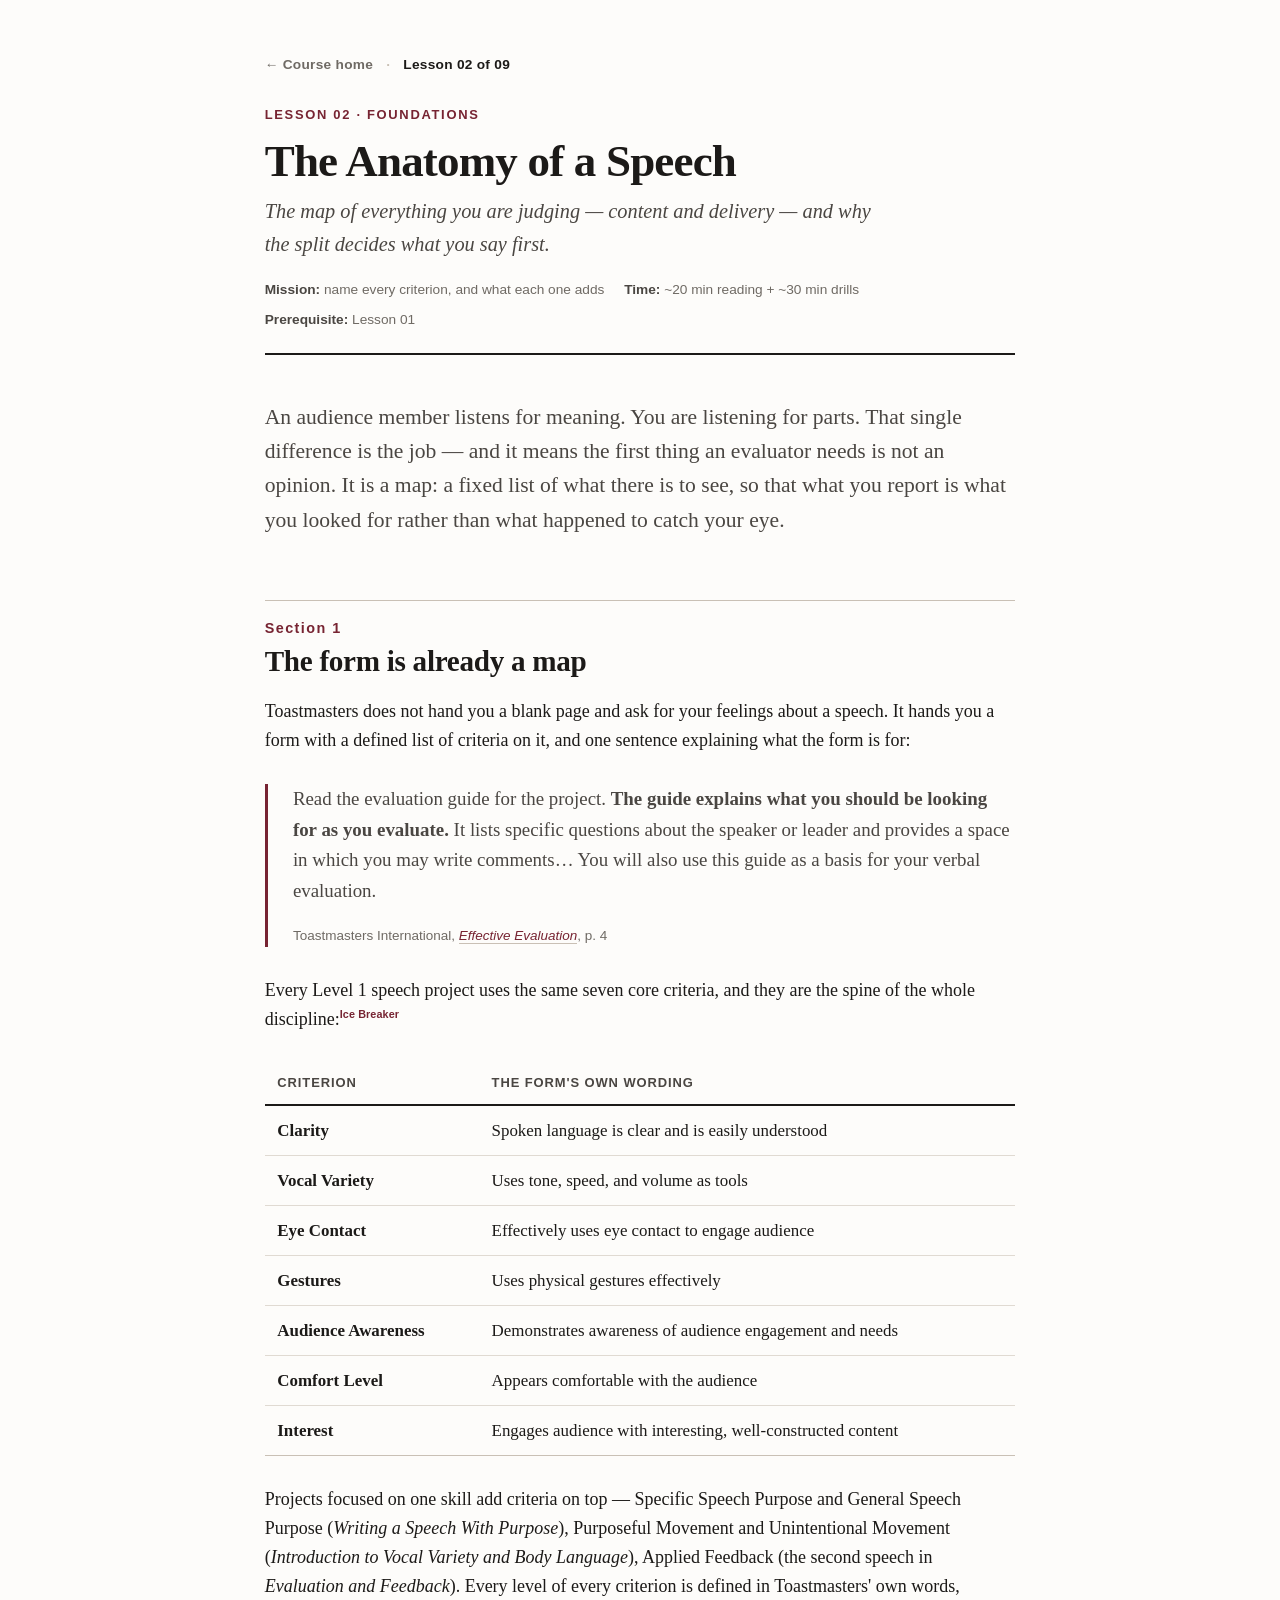
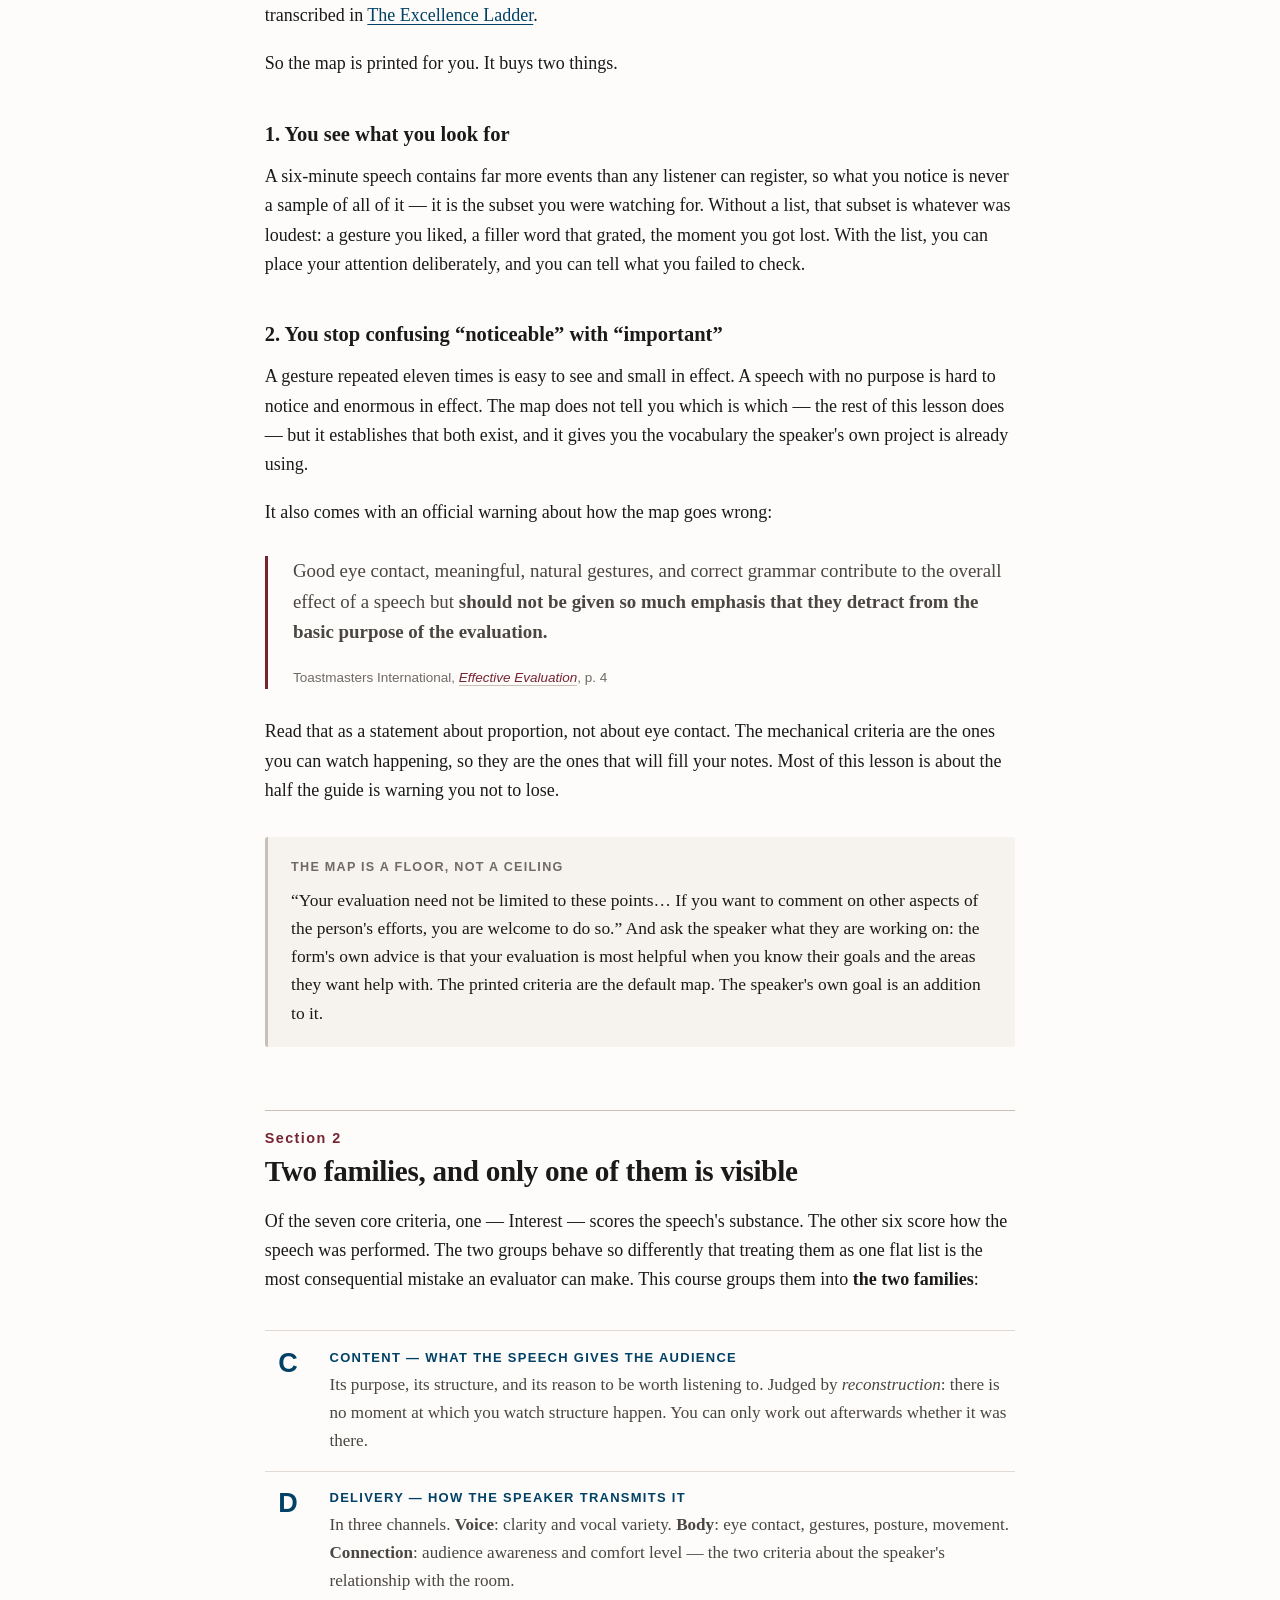
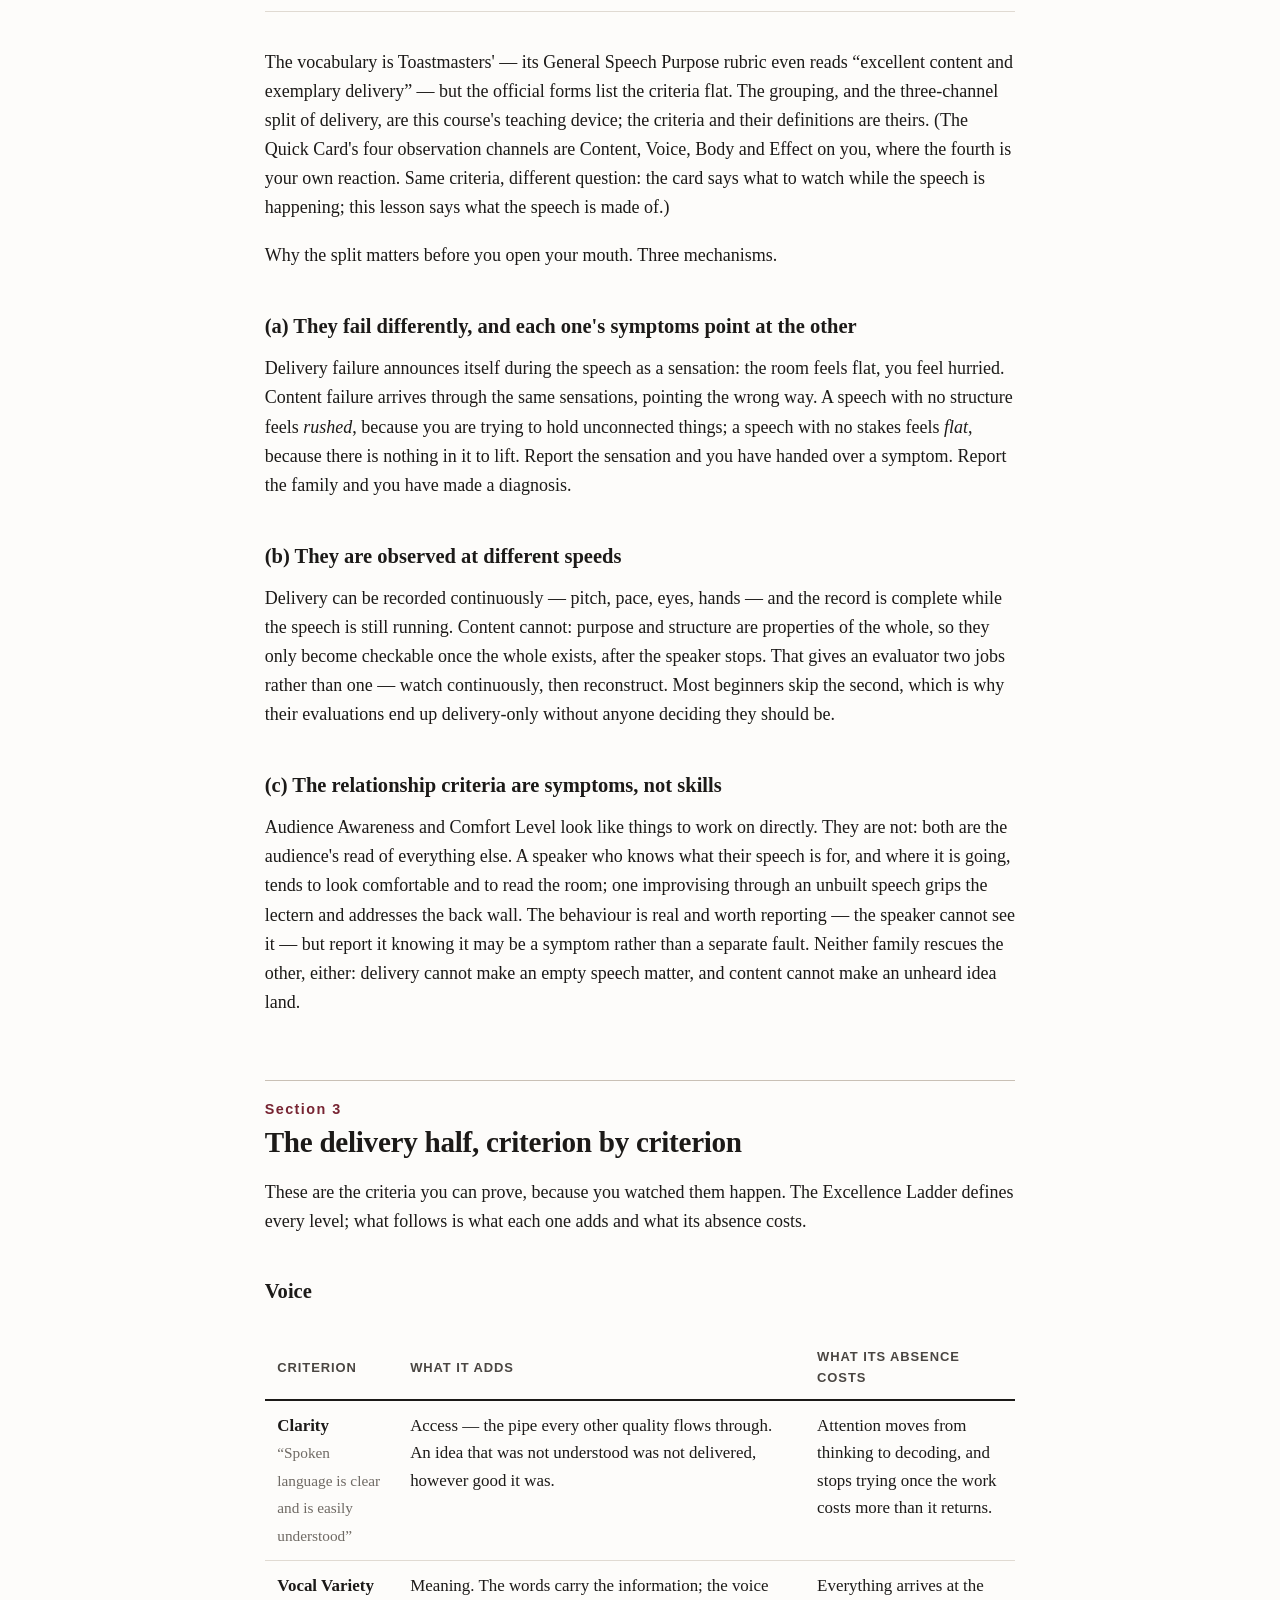
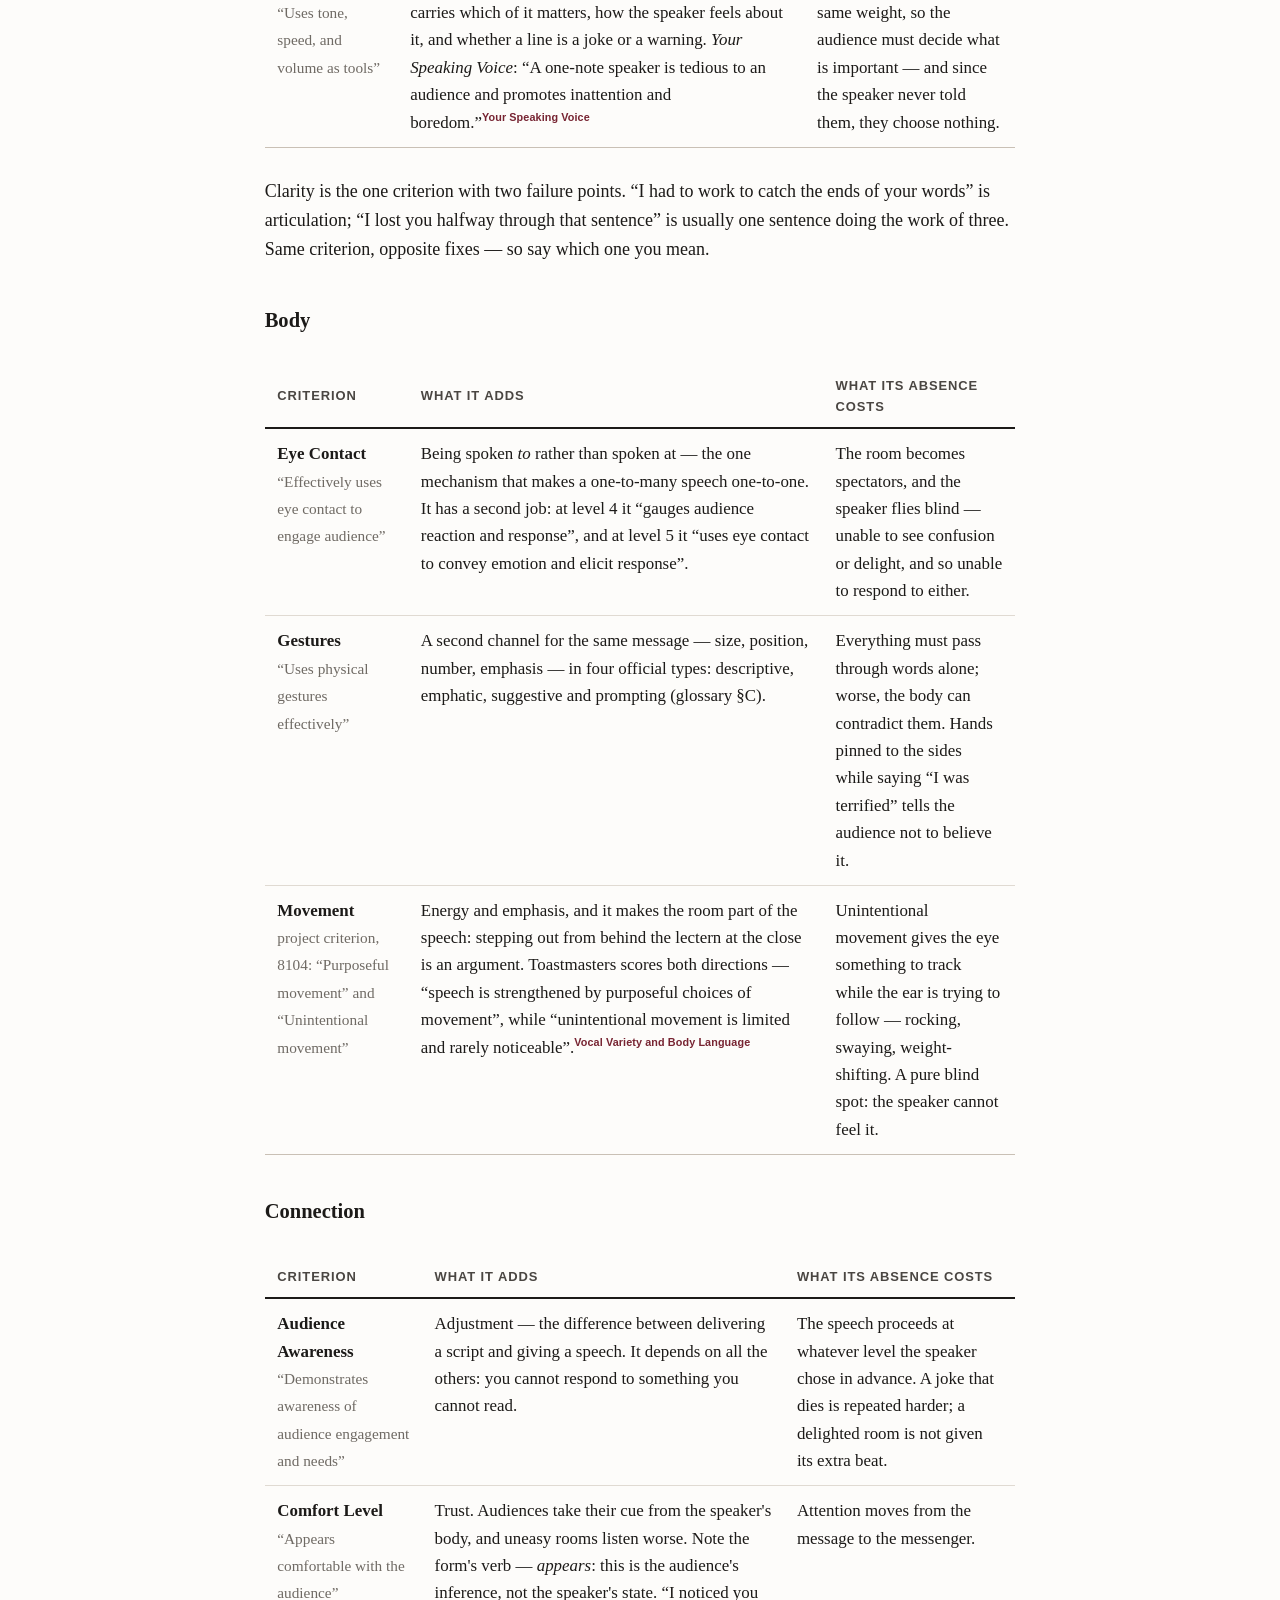
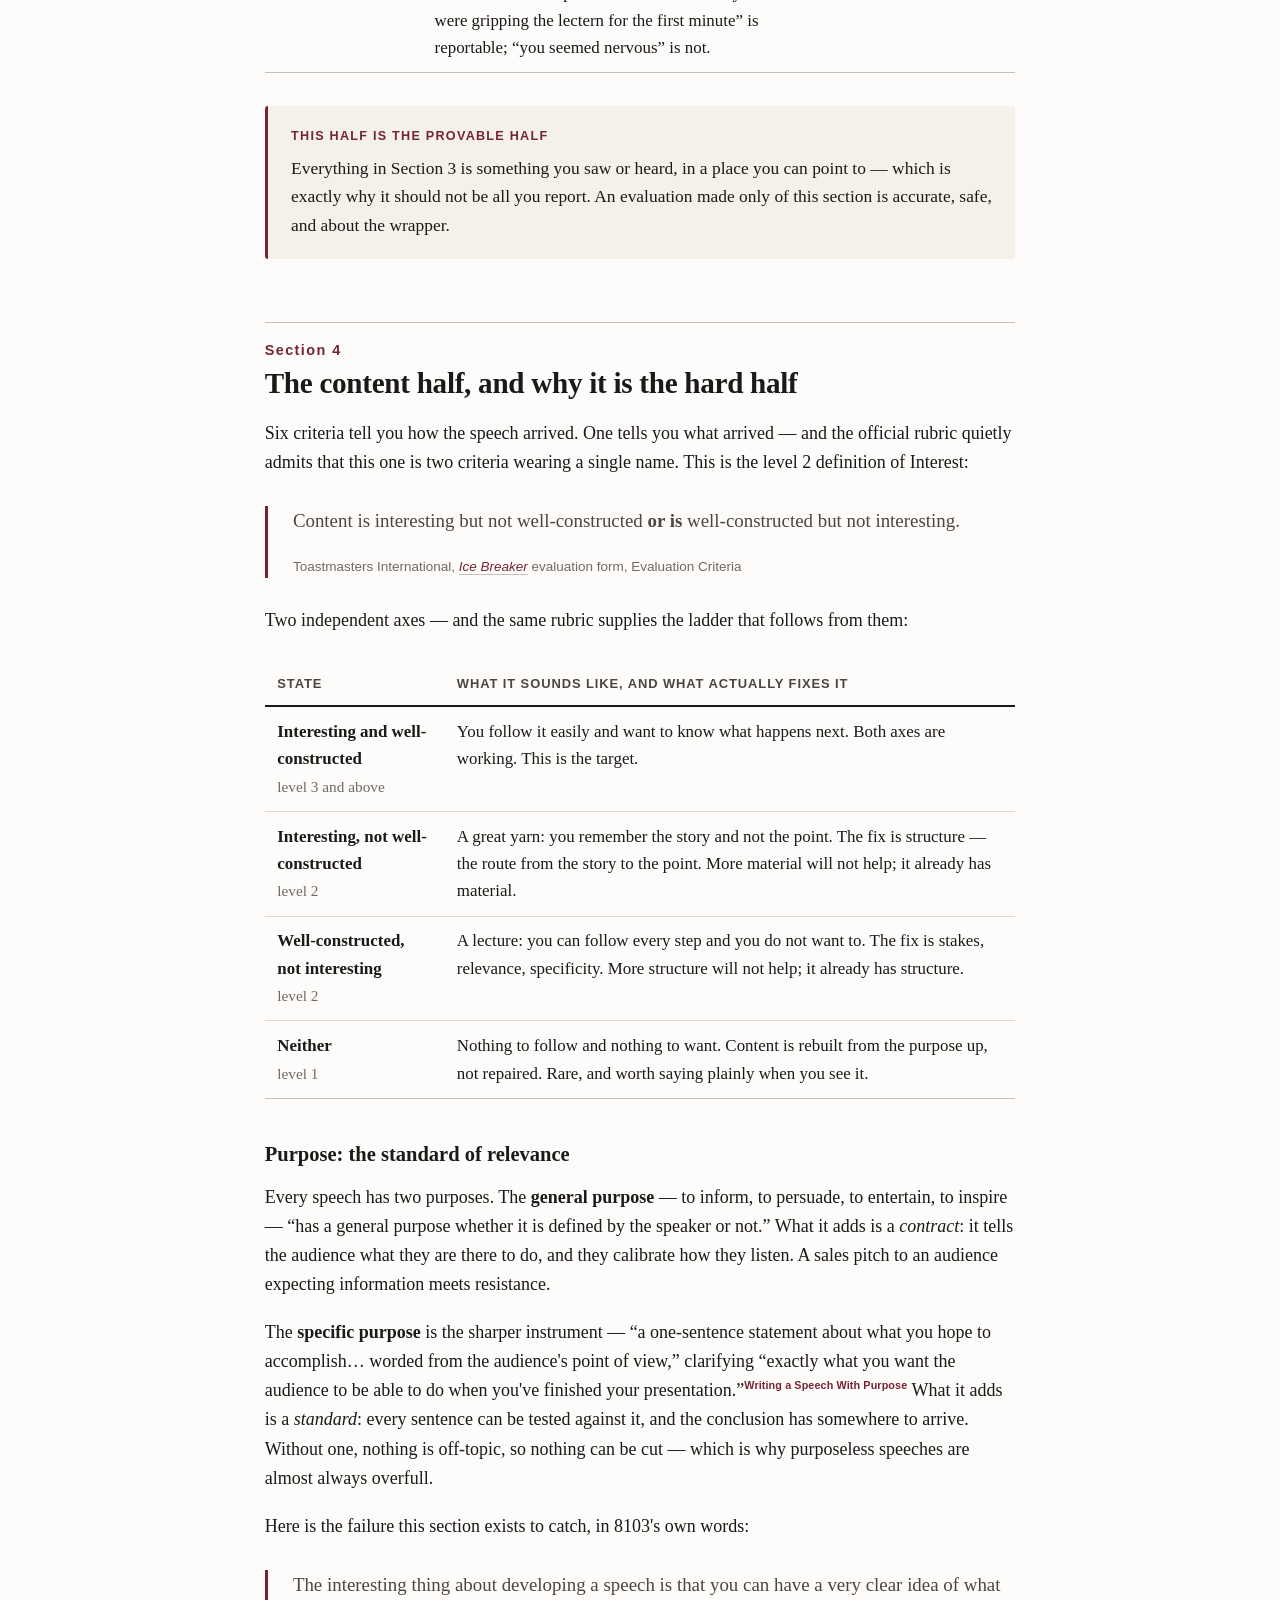
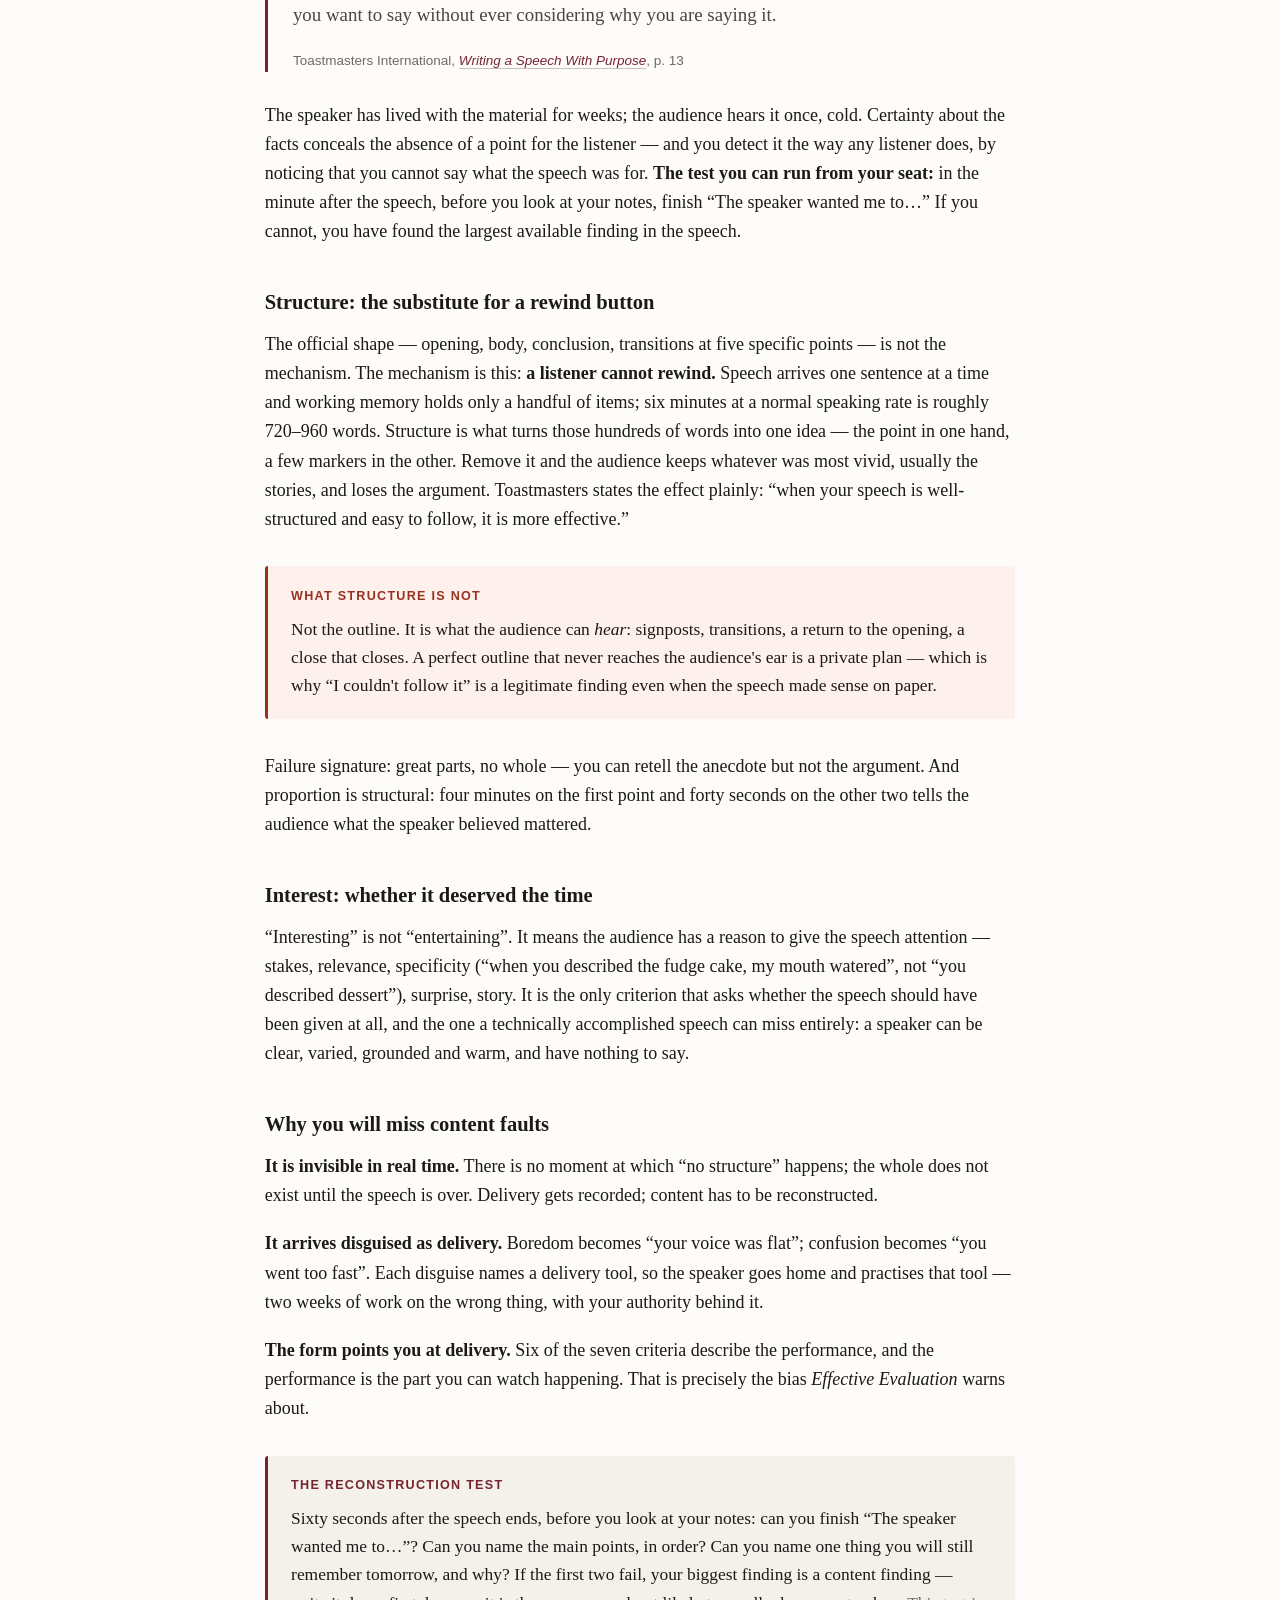
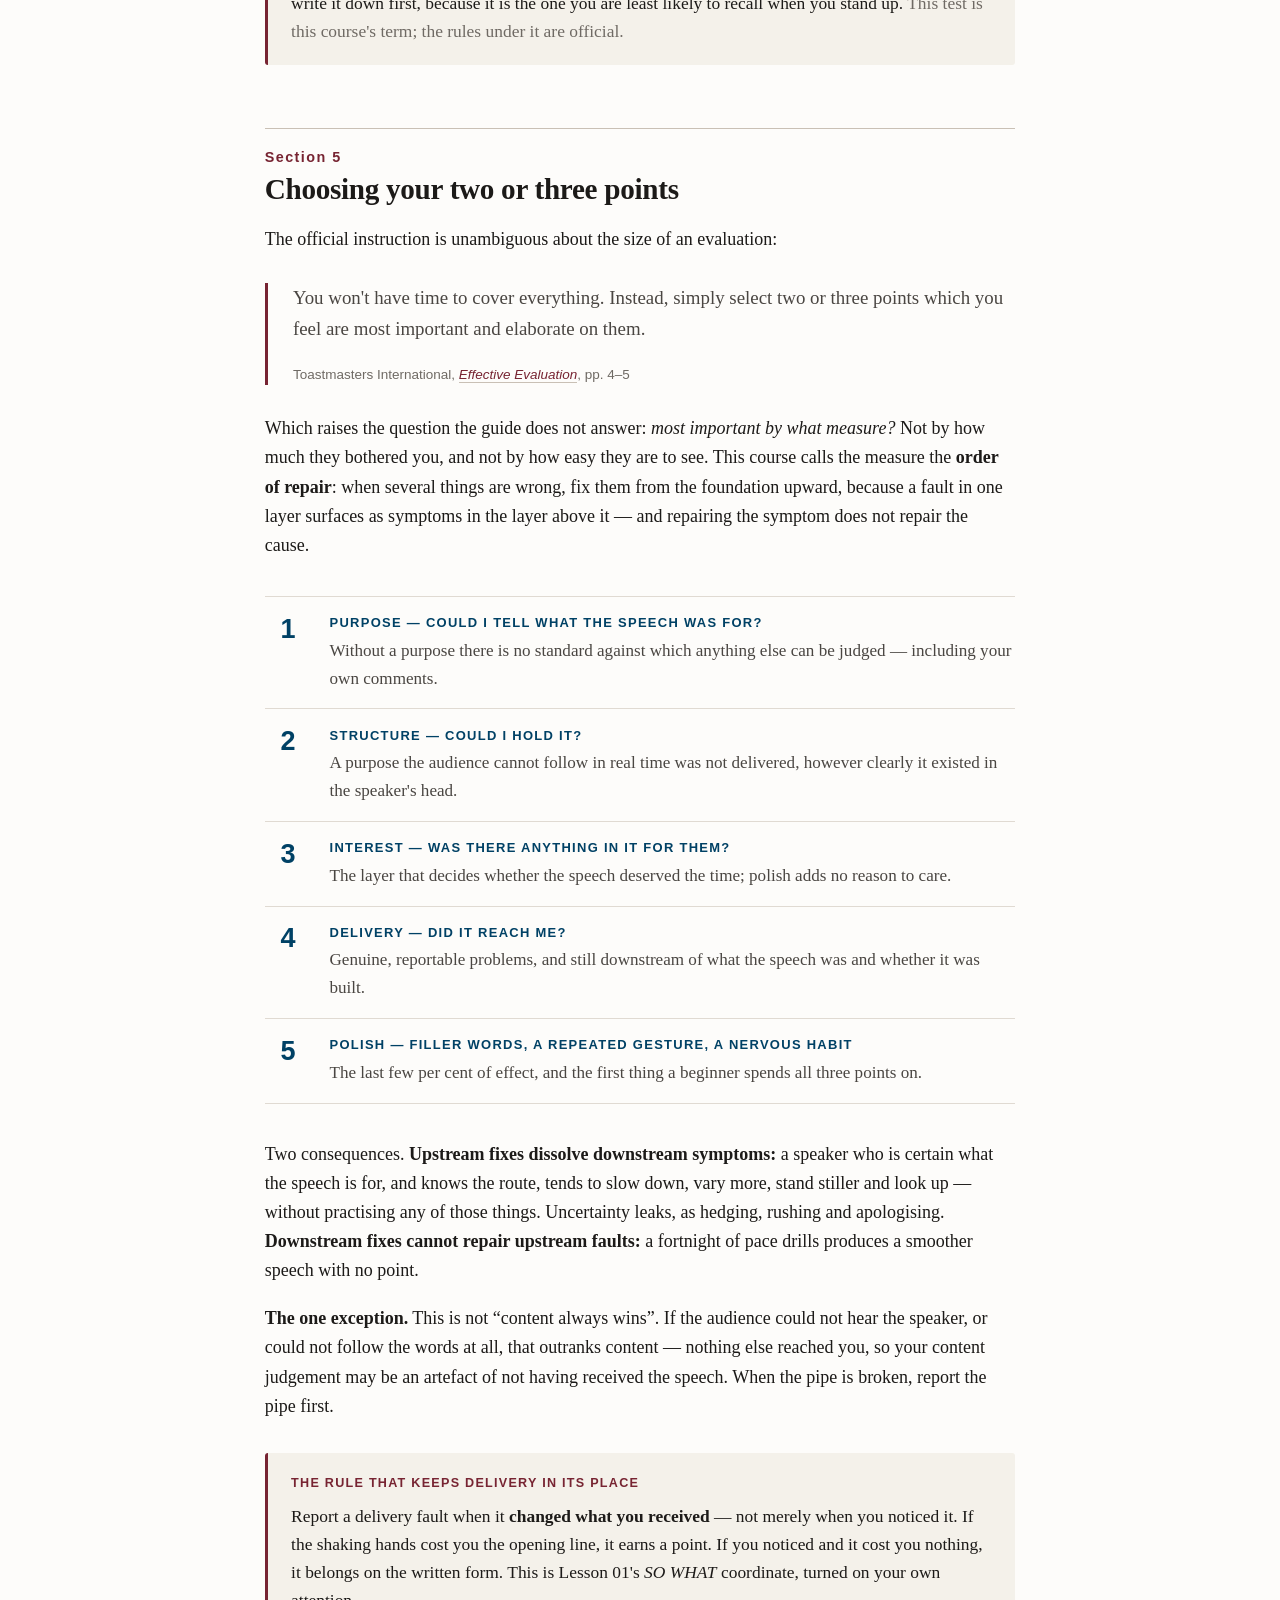
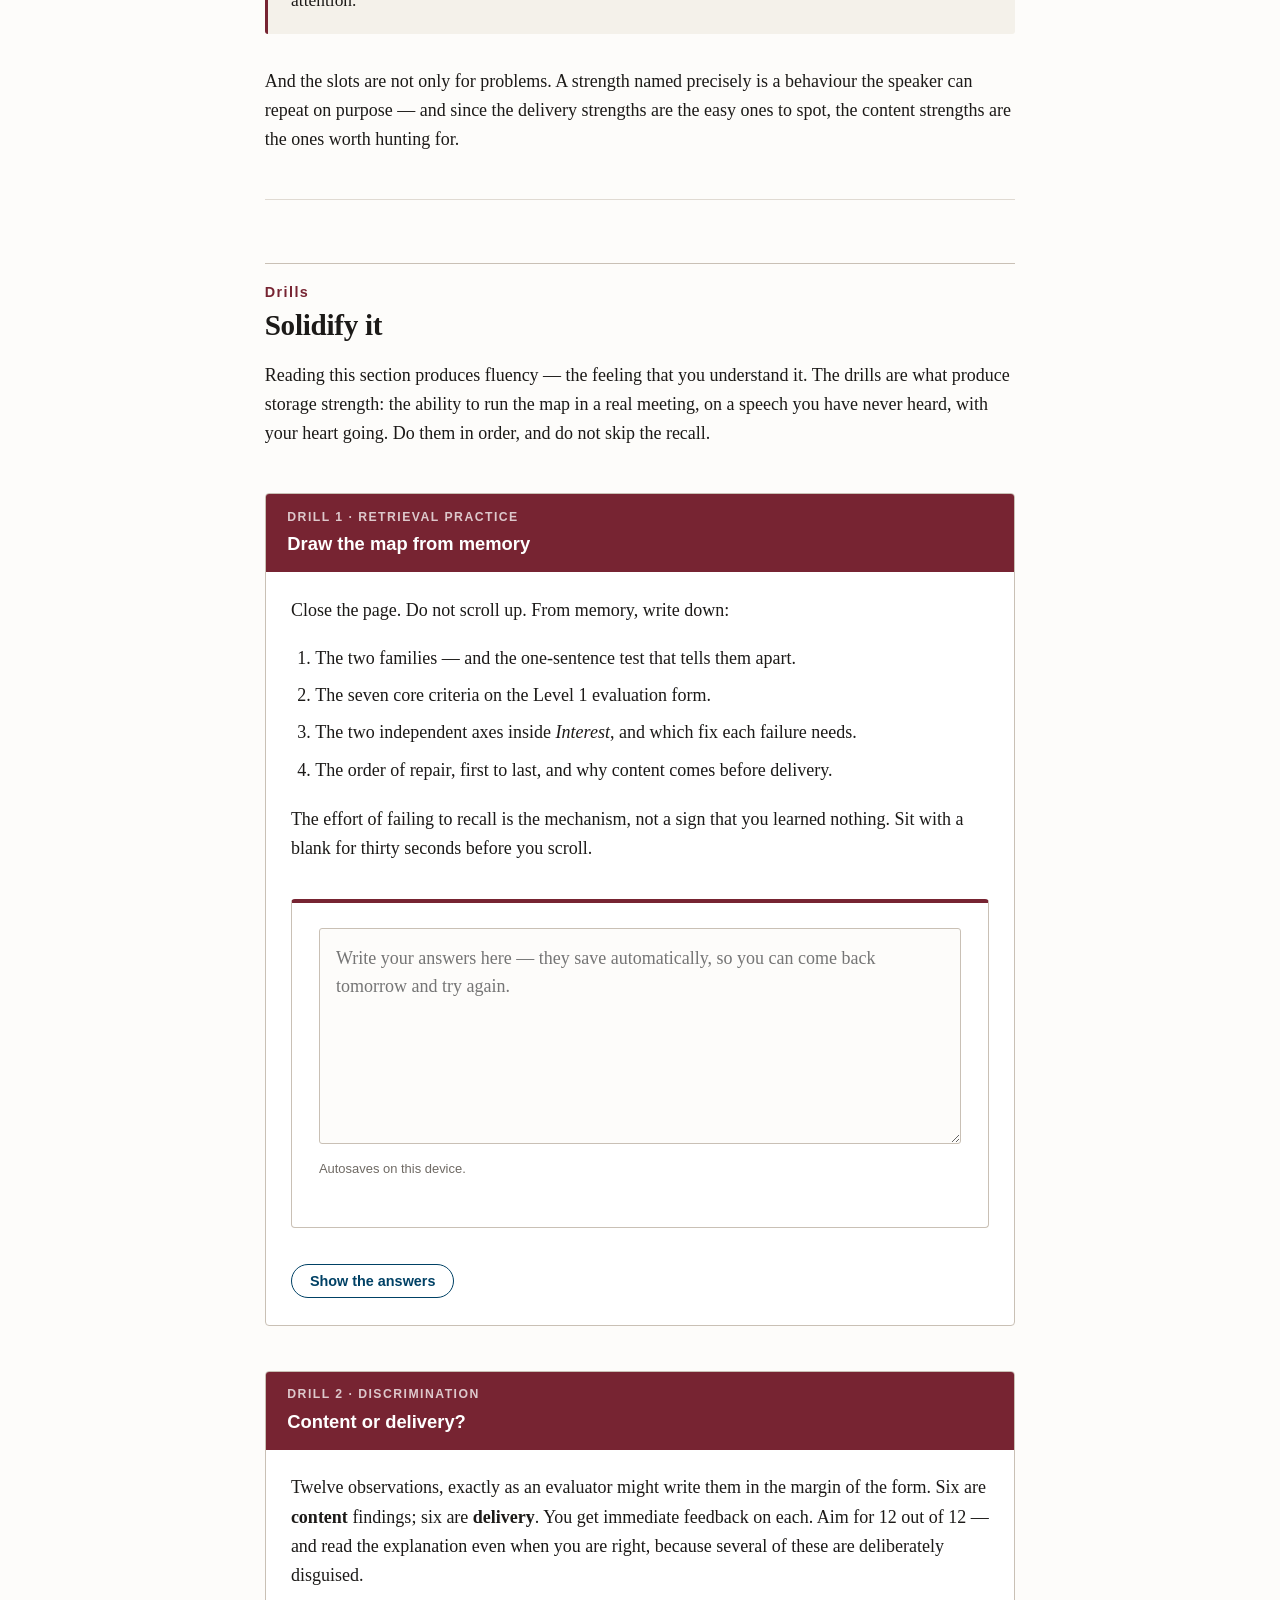
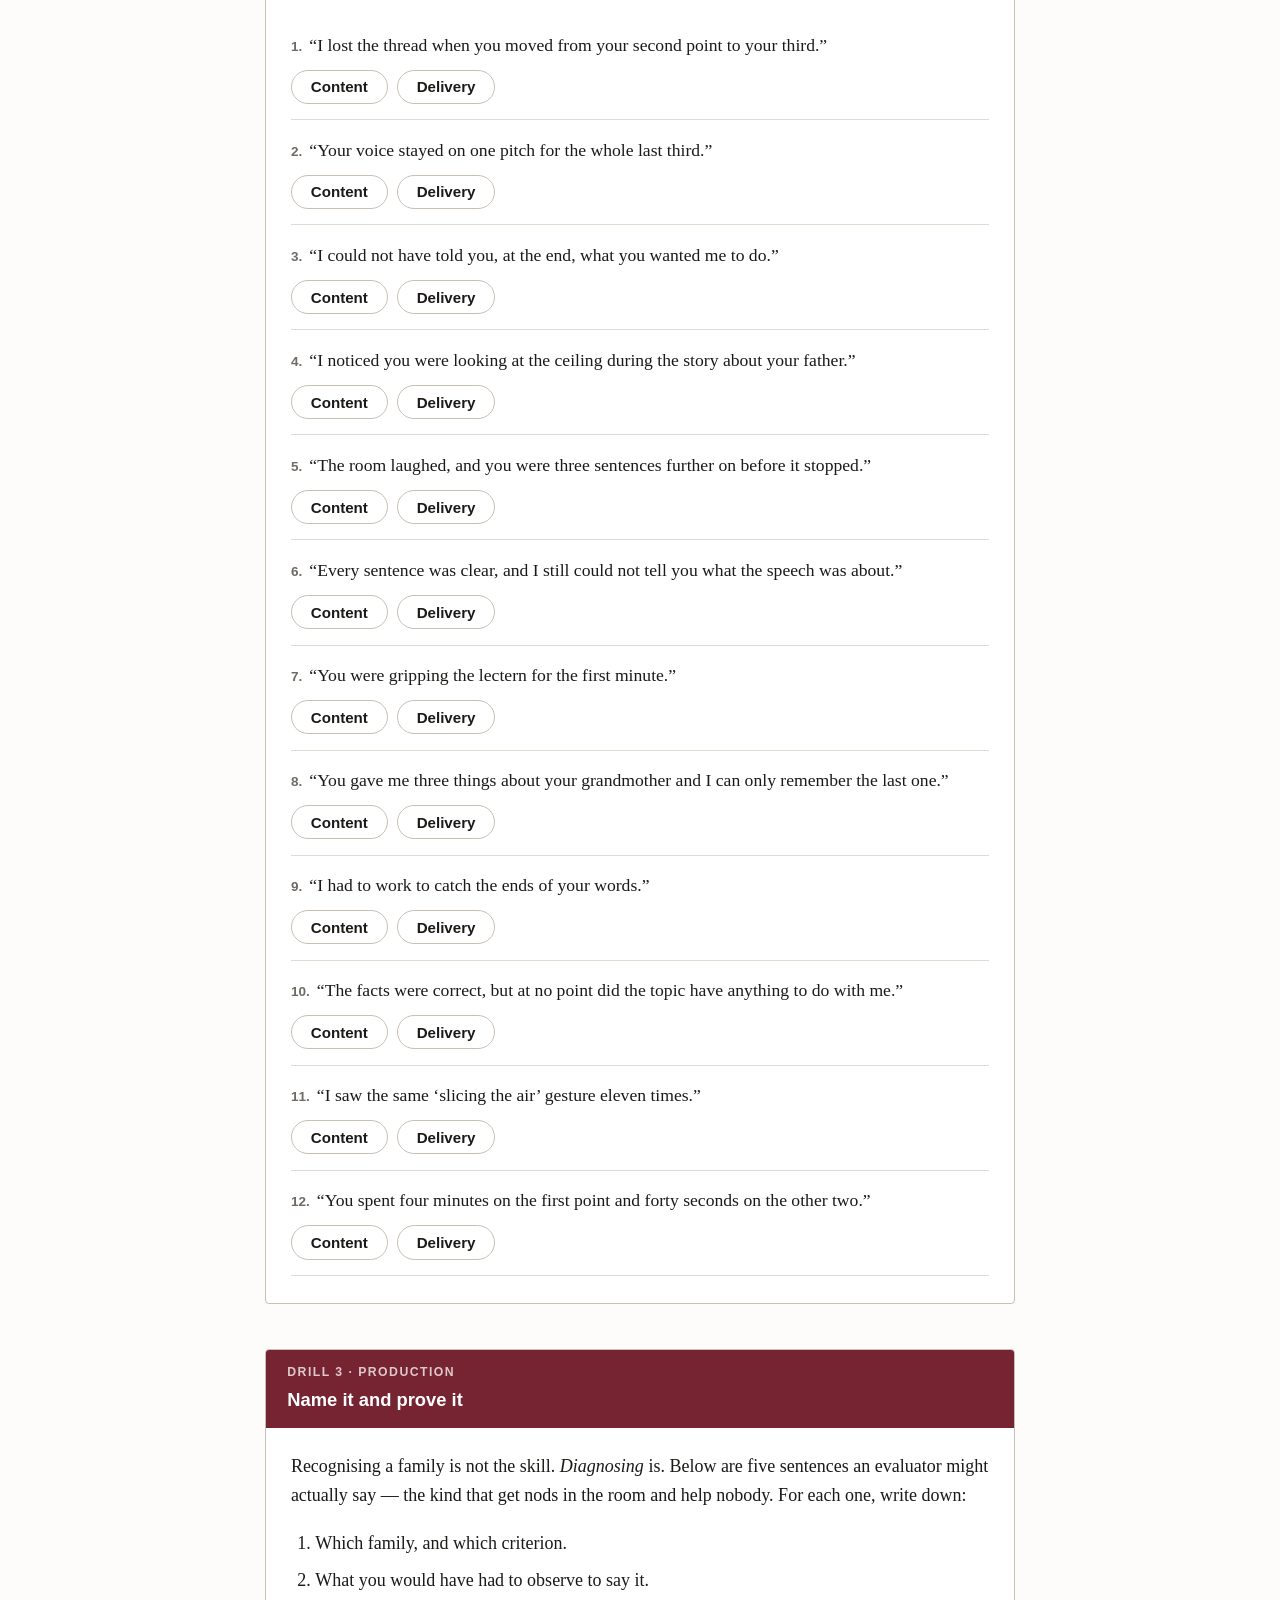
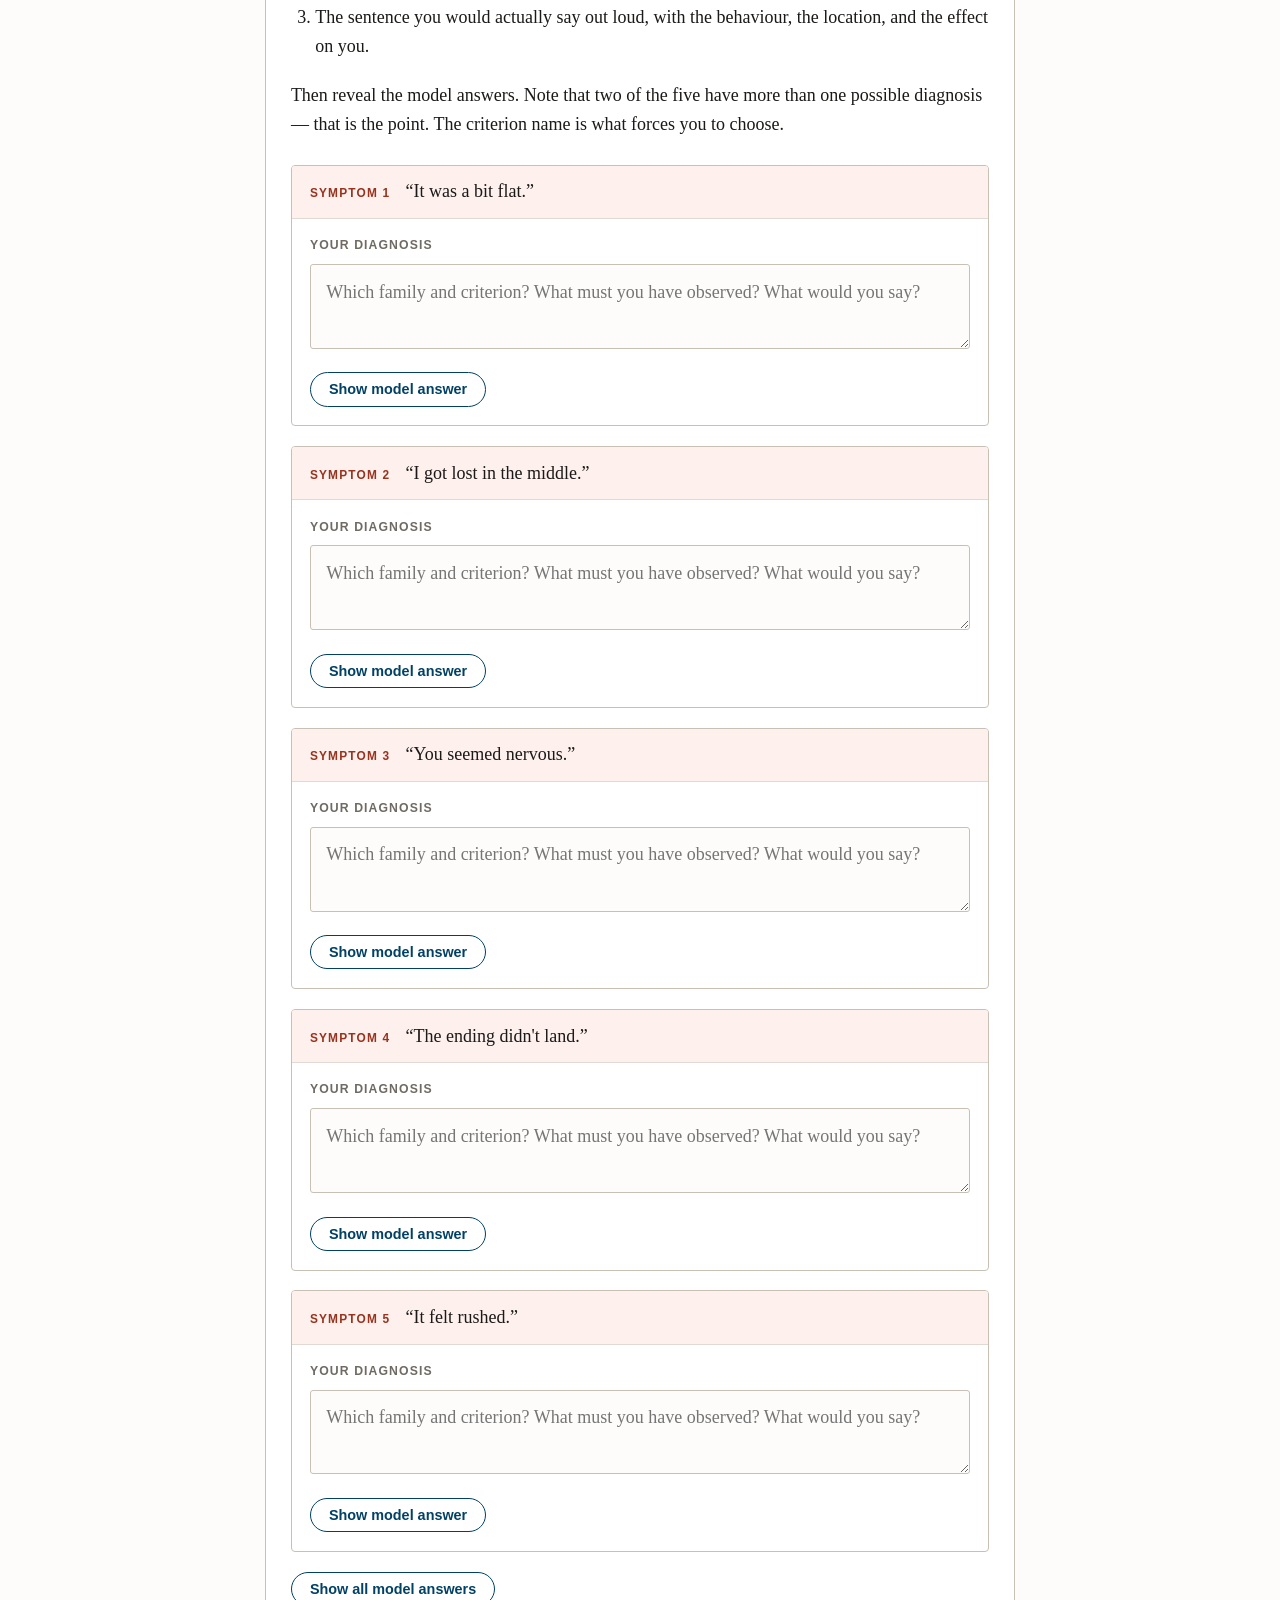
<file: lessons/0002-the-anatomy-of-a-speech.html>
<!DOCTYPE html>
<html lang="en">
<head>
<meta charset="utf-8">
<meta name="viewport" content="width=device-width, initial-scale=1">
<title>Lesson 02 — The Anatomy of a Speech</title>
<link rel="stylesheet" href="../assets/course.css">
</head>
<body>
<div class="wrap">

<p class="topnav"><a href="../index.html">← Course home</a>
  <span class="sep">·</span> Lesson 02 of 09</p>

<header class="masthead">
  <p class="eyebrow">Lesson 02 · Foundations</p>
  <h1>The Anatomy of a Speech</h1>
  <p class="subtitle">The map of everything you are judging — content and delivery — and why the
  split decides what you say first.</p>
  <div class="metabar">
    <span><b>Mission:</b> name every criterion, and what each one adds</span>
    <span><b>Time:</b> ~20 min reading + ~30 min drills</span>
    <span><b>Prerequisite:</b> Lesson 01</span>
  </div>
</header>


<p class="lede">An audience member listens for meaning. You are listening for parts. That single
difference is the job — and it means the first thing an evaluator needs is not an opinion. It is
a map: a fixed list of what there is to see, so that what you report is what you looked for
rather than what happened to catch your eye.</p>

<h2><span class="num">Section 1</span>The form is already a map</h2>

<p>Toastmasters does not hand you a blank page and ask for your feelings about a speech. It hands
you a form with a defined list of criteria on it, and one sentence explaining what the form is
for:</p>

<blockquote>
  <p>Read the evaluation guide for the project. <strong>The guide explains what you should be
  looking for as you evaluate.</strong> It lists specific questions about the speaker or leader
  and provides a space in which you may write comments&hellip; You will also use this guide as a
  basis for your verbal evaluation.</p>
  <cite>Toastmasters International, <a href="#s1"><i>Effective Evaluation</i></a>, p. 4</cite>
</blockquote>

<p>Every Level 1 speech project uses the same seven core criteria, and they are the spine of the
whole discipline:<sup class="cite"><a href="#s2" title="Ice Breaker (Item 8101)">Ice Breaker</a></sup></p>

<table>
  <thead><tr><th>Criterion</th><th>The form's own wording</th></tr></thead>
  <tbody>
    <tr><td><strong>Clarity</strong></td><td>Spoken language is clear and is easily understood</td></tr>
    <tr><td><strong>Vocal Variety</strong></td><td>Uses tone, speed, and volume as tools</td></tr>
    <tr><td><strong>Eye Contact</strong></td><td>Effectively uses eye contact to engage audience</td></tr>
    <tr><td><strong>Gestures</strong></td><td>Uses physical gestures effectively</td></tr>
    <tr><td><strong>Audience Awareness</strong></td><td>Demonstrates awareness of audience engagement and needs</td></tr>
    <tr><td><strong>Comfort Level</strong></td><td>Appears comfortable with the audience</td></tr>
    <tr><td><strong>Interest</strong></td><td>Engages audience with interesting, well-constructed content</td></tr>
  </tbody>
</table>

<p>Projects focused on one skill add criteria on top — Specific Speech Purpose and General Speech
Purpose (<i>Writing a Speech With Purpose</i>), Purposeful Movement and Unintentional Movement
(<i>Introduction to Vocal Variety and Body Language</i>), Applied Feedback (the second speech in
<i>Evaluation and Feedback</i>). Every level of every criterion is defined in Toastmasters' own
words, transcribed in
<a href="../reference/0002-what-makes-an-evaluation-excellent.html">The Excellence Ladder</a>.</p>

<p>So the map is printed for you. It buys two things.</p>

<h3>1. You see what you look for</h3>

<p>A six-minute speech contains far more events than any listener can register, so what you notice
is never a sample of all of it — it is the subset you were watching for. Without a list, that
subset is whatever was loudest: a gesture you liked, a filler word that grated, the moment you got
lost. With the list, you can place your attention deliberately, and you can tell what you failed
to check.</p>

<h3>2. You stop confusing “noticeable” with “important”</h3>

<p>A gesture repeated eleven times is easy to see and small in effect. A speech with no purpose is
hard to notice and enormous in effect. The map does not tell you which is which — the rest of this
lesson does — but it establishes that both exist, and it gives you the vocabulary the speaker's
own project is already using.</p>

<p>It also comes with an official warning about how the map goes wrong:</p>

<blockquote>
  <p>Good eye contact, meaningful, natural gestures, and correct grammar contribute to the overall
  effect of a speech but <strong>should not be given so much emphasis that they detract from the
  basic purpose of the evaluation.</strong></p>
  <cite>Toastmasters International, <a href="#s1"><i>Effective Evaluation</i></a>, p. 4</cite>
</blockquote>

<p>Read that as a statement about proportion, not about eye contact. The mechanical criteria are
the ones you can watch happening, so they are the ones that will fill your notes. Most of this
lesson is about the half the guide is warning you not to lose.</p>

<div class="note">
  <span class="label">The map is a floor, not a ceiling</span>
  <p>“Your evaluation need not be limited to these points&hellip; If you want to comment on other
  aspects of the person's efforts, you are welcome to do so.” And ask the speaker what they are
  working on: the form's own advice is that your evaluation is most helpful when you know their
  goals and the areas they want help with. The printed criteria are the default map. The speaker's
  own goal is an addition to it.</p>
</div>

<h2><span class="num">Section 2</span>Two families, and only one of them is visible</h2>

<p>Of the seven core criteria, one — Interest — scores the speech's substance. The other six score
how the speech was performed. The two groups behave so differently that treating them as one flat
list is the most consequential mistake an evaluator can make. This course groups them into
<strong>the two families</strong>:</p>

<div class="ladder">
  <div class="rung" data-level="3">
    <div class="score">C</div>
    <div>
      <span class="rungname">Content — what the speech gives the audience</span>
      <p>Its purpose, its structure, and its reason to be worth listening to. Judged by
      <em>reconstruction</em>: there is no moment at which you watch structure happen. You can only
      work out afterwards whether it was there.</p>
    </div>
  </div>
  <div class="rung" data-level="3">
    <div class="score">D</div>
    <div>
      <span class="rungname">Delivery — how the speaker transmits it</span>
      <p>In three channels. <strong>Voice</strong>: clarity and vocal variety. <strong>Body</strong>:
      eye contact, gestures, posture, movement. <strong>Connection</strong>: audience awareness and
      comfort level — the two criteria about the speaker's relationship with the room.</p>
    </div>
  </div>
</div>

<p>The vocabulary is Toastmasters' — its General Speech Purpose rubric even reads “excellent
content and exemplary delivery” — but the official forms list the criteria flat. The grouping, and
the three-channel split of delivery, are this course's teaching device; the criteria and their
definitions are theirs. (The Quick Card's four observation channels are Content, Voice, Body and
Effect on you, where the fourth is your own reaction. Same criteria, different question: the card
says what to watch while the speech is happening; this lesson says what the speech is made of.)</p>

<p>Why the split matters before you open your mouth. Three mechanisms.</p>

<h3>(a) They fail differently, and each one's symptoms point at the other</h3>

<p>Delivery failure announces itself during the speech as a sensation: the room feels flat, you
feel hurried. Content failure arrives through the same sensations, pointing the wrong way. A speech
with no structure feels <em>rushed</em>, because you are trying to hold unconnected things; a
speech with no stakes feels <em>flat</em>, because there is nothing in it to lift. Report the
sensation and you have handed over a symptom. Report the family and you have made a diagnosis.</p>

<h3>(b) They are observed at different speeds</h3>

<p>Delivery can be recorded continuously — pitch, pace, eyes, hands — and the record is complete
while the speech is still running. Content cannot: purpose and structure are properties of the
whole, so they only become checkable once the whole exists, after the speaker stops. That gives an
evaluator two jobs rather than one — watch continuously, then reconstruct. Most beginners skip the
second, which is why their evaluations end up delivery-only without anyone deciding they should
be.</p>

<h3>(c) The relationship criteria are symptoms, not skills</h3>

<p>Audience Awareness and Comfort Level look like things to work on directly. They are not: both
are the audience's read of everything else. A speaker who knows what their speech is for, and where
it is going, tends to look comfortable and to read the room; one improvising through an unbuilt
speech grips the lectern and addresses the back wall. The behaviour is real and worth reporting —
the speaker cannot see it — but report it knowing it may be a symptom rather than a separate fault.
Neither family rescues the other, either: delivery cannot make an empty speech matter, and content
cannot make an unheard idea land.</p>

<h2><span class="num">Section 3</span>The delivery half, criterion by criterion</h2>

<p>These are the criteria you can prove, because you watched them happen. The Excellence Ladder
defines every level; what follows is what each one adds and what its absence costs.</p>

<h3>Voice</h3>

<table>
  <thead><tr><th>Criterion</th><th>What it adds</th><th>What its absence costs</th></tr></thead>
  <tbody>
    <tr>
      <td><strong>Clarity</strong><br><span style="color:var(--ink-faint);font-size:.85rem">“Spoken language is clear and is easily understood”</span></td>
      <td>Access — the pipe every other quality flows through. An idea that was not understood was
      not delivered, however good it was.</td>
      <td>Attention moves from thinking to decoding, and stops trying once the work costs more than
      it returns.</td>
    </tr>
    <tr>
      <td><strong>Vocal Variety</strong><br><span style="color:var(--ink-faint);font-size:.85rem">“Uses tone, speed, and volume as tools”</span></td>
      <td>Meaning. The words carry the information; the voice carries which of it matters, how the
      speaker feels about it, and whether a line is a joke or a warning. <i>Your Speaking Voice</i>: “A one-note
      speaker is tedious to an audience and promotes inattention and boredom.”<sup class="cite"><a href="#s6" title="Your Speaking Voice (Item 199, Rev. 6/2011)">Your Speaking Voice</a></sup></td>
      <td>Everything arrives at the same weight, so the audience must decide what is important —
      and since the speaker never told them, they choose nothing.</td>
    </tr>
  </tbody>
</table>

<p>Clarity is the one criterion with two failure points. “I had to work to catch the ends of your
words” is articulation; “I lost you halfway through that sentence” is usually one sentence doing
the work of three. Same criterion, opposite fixes — so say which one you mean.</p>

<h3>Body</h3>

<table>
  <thead><tr><th>Criterion</th><th>What it adds</th><th>What its absence costs</th></tr></thead>
  <tbody>
    <tr>
      <td><strong>Eye Contact</strong><br><span style="color:var(--ink-faint);font-size:.85rem">“Effectively uses eye contact to engage audience”</span></td>
      <td>Being spoken <em>to</em> rather than spoken at — the one mechanism that makes a
      one-to-many speech one-to-one. It has a second job: at level 4 it “gauges audience reaction
      and response”, and at level 5 it “uses eye contact to convey emotion and elicit response”.</td>
      <td>The room becomes spectators, and the speaker flies blind — unable to see confusion or
      delight, and so unable to respond to either.</td>
    </tr>
    <tr>
      <td><strong>Gestures</strong><br><span style="color:var(--ink-faint);font-size:.85rem">“Uses physical gestures effectively”</span></td>
      <td>A second channel for the same message — size, position, number, emphasis — in four
      official types: descriptive, emphatic, suggestive and prompting (glossary §C).</td>
      <td>Everything must pass through words alone; worse, the body can contradict them. Hands
      pinned to the sides while saying “I was terrified” tells the audience not to believe it.</td>
    </tr>
    <tr>
      <td><strong>Movement</strong><br><span style="color:var(--ink-faint);font-size:.85rem">project criterion, 8104: “Purposeful movement” and “Unintentional movement”</span></td>
      <td>Energy and emphasis, and it makes the room part of the speech: stepping out from behind
      the lectern at the close is an argument. Toastmasters scores both directions — “speech is
      strengthened by purposeful choices of movement”, while “unintentional movement is limited and
      rarely noticeable”.<sup class="cite"><a href="#s4" title="Introduction to Vocal Variety and Body Language (Item 8104)">Vocal Variety and Body Language</a></sup></td>
      <td>Unintentional movement gives the eye something to track while the ear is trying to follow
      — rocking, swaying, weight-shifting. A pure blind spot: the speaker cannot feel it.</td>
    </tr>
  </tbody>
</table>

<h3>Connection</h3>

<table>
  <thead><tr><th>Criterion</th><th>What it adds</th><th>What its absence costs</th></tr></thead>
  <tbody>
    <tr>
      <td><strong>Audience Awareness</strong><br><span style="color:var(--ink-faint);font-size:.85rem">“Demonstrates awareness of audience engagement and needs”</span></td>
      <td>Adjustment — the difference between delivering a script and giving a speech. It depends on
      all the others: you cannot respond to something you cannot read.</td>
      <td>The speech proceeds at whatever level the speaker chose in advance. A joke that dies is
      repeated harder; a delighted room is not given its extra beat.</td>
    </tr>
    <tr>
      <td><strong>Comfort Level</strong><br><span style="color:var(--ink-faint);font-size:.85rem">“Appears comfortable with the audience”</span></td>
      <td>Trust. Audiences take their cue from the speaker's body, and uneasy rooms listen worse.
      Note the form's verb — <em>appears</em>: this is the audience's inference, not the speaker's
      state. “I noticed you were gripping the lectern for the first minute” is reportable; “you
      seemed nervous” is not.</td>
      <td>Attention moves from the message to the messenger.</td>
    </tr>
  </tbody>
</table>

<div class="key">
  <span class="label">This half is the provable half</span>
  <p>Everything in Section 3 is something you saw or heard, in a place you can point to — which is
  exactly why it should not be all you report. An evaluation made only of this section is accurate,
  safe, and about the wrapper.</p>
</div>

<h2><span class="num">Section 4</span>The content half, and why it is the hard half</h2>

<p>Six criteria tell you how the speech arrived. One tells you what arrived — and the official
rubric quietly admits that this one is two criteria wearing a single name. This is the level 2
definition of Interest:</p>

<blockquote>
  <p>Content is interesting but not well-constructed <strong>or is</strong> well-constructed but
  not interesting.</p>
  <cite>Toastmasters International, <a href="#s2"><i>Ice Breaker</i></a> evaluation form, Evaluation Criteria</cite>
</blockquote>

<p>Two independent axes — and the same rubric supplies the ladder that follows from them:</p>

<table>
  <thead><tr><th>State</th><th>What it sounds like, and what actually fixes it</th></tr></thead>
  <tbody>
    <tr>
      <td><strong>Interesting and well-constructed</strong><br><span style="color:var(--ink-faint);font-size:.85rem">level 3 and above</span></td>
      <td>You follow it easily and want to know what happens next. Both axes are working. This is
      the target.</td>
    </tr>
    <tr>
      <td><strong>Interesting, not well-constructed</strong><br><span style="color:var(--ink-faint);font-size:.85rem">level 2</span></td>
      <td>A great yarn: you remember the story and not the point. The fix is structure — the route
      from the story to the point. More material will not help; it already has material.</td>
    </tr>
    <tr>
      <td><strong>Well-constructed, not interesting</strong><br><span style="color:var(--ink-faint);font-size:.85rem">level 2</span></td>
      <td>A lecture: you can follow every step and you do not want to. The fix is stakes, relevance,
      specificity. More structure will not help; it already has structure.</td>
    </tr>
    <tr>
      <td><strong>Neither</strong><br><span style="color:var(--ink-faint);font-size:.85rem">level 1</span></td>
      <td>Nothing to follow and nothing to want. Content is rebuilt from the purpose up, not
      repaired. Rare, and worth saying plainly when you see it.</td>
    </tr>
  </tbody>
</table>

<h3>Purpose: the standard of relevance</h3>

<p>Every speech has two purposes. The <strong>general purpose</strong> — to inform, to persuade, to
entertain, to inspire — “has a general purpose whether it is defined by the speaker or not.” What
it adds is a <em>contract</em>: it tells the audience what they are there to do, and they calibrate
how they listen. A sales pitch to an audience expecting information meets resistance.</p>

<p>The <strong>specific purpose</strong> is the sharper instrument — “a one-sentence statement
about what you hope to accomplish&hellip; worded from the audience's point of view,” clarifying
“exactly what you want the audience to be able to do when you've finished your
presentation.”<sup class="cite"><a href="#s3" title="Writing a Speech With Purpose (Item 8103)">Writing a Speech With Purpose</a></sup> What it adds is a <em>standard</em>:
every sentence can be tested against it, and the conclusion has somewhere to arrive. Without one,
nothing is off-topic, so nothing can be cut — which is why purposeless speeches are almost always
overfull.</p>

<p>Here is the failure this section exists to catch, in 8103's own words:</p>

<blockquote>
  <p>The interesting thing about developing a speech is that you can have a very clear idea of what
  you want to say without ever considering why you are saying it.</p>
  <cite>Toastmasters International, <a href="#s3"><i>Writing a Speech With Purpose</i></a>, p. 13</cite>
</blockquote>

<p>The speaker has lived with the material for weeks; the audience hears it once, cold. Certainty
about the facts conceals the absence of a point for the listener — and you detect it the way any
listener does, by noticing that you cannot say what the speech was for. <strong>The test you can
run from your seat:</strong> in the minute after the speech, before you look at your notes, finish
“The speaker wanted me to&hellip;” If you cannot, you have found the largest available finding in
the speech.</p>

<h3>Structure: the substitute for a rewind button</h3>

<p>The official shape — opening, body, conclusion, transitions at five specific points — is not the
mechanism. The mechanism is this: <strong>a listener cannot rewind.</strong> Speech arrives one
sentence at a time and working memory holds only a handful of items; six minutes at a normal
speaking rate is roughly 720–960 words. Structure is what turns those hundreds of words into one
idea — the point in one hand, a few markers in the other. Remove it and the audience keeps whatever
was most vivid, usually the stories, and loses the argument. Toastmasters states the effect
plainly: “when your speech is well-structured and easy to follow, it is more effective.”</p>

<div class="warn">
  <span class="label">What structure is not</span>
  <p>Not the outline. It is what the audience can <em>hear</em>: signposts, transitions, a return to
  the opening, a close that closes. A perfect outline that never reaches the audience's ear is a
  private plan — which is why “I couldn't follow it” is a legitimate finding even when the speech
  made sense on paper.</p>
</div>

<p>Failure signature: great parts, no whole — you can retell the anecdote but not the argument. And
proportion is structural: four minutes on the first point and forty seconds on the other two tells
the audience what the speaker believed mattered.</p>

<h3>Interest: whether it deserved the time</h3>

<p>“Interesting” is not “entertaining”. It means the audience has a reason to give the speech
attention — stakes, relevance, specificity (“when you described the fudge cake, my mouth watered”,
not “you described dessert”), surprise, story. It is the only criterion that asks whether the
speech should have been given at all, and the one a technically accomplished speech can miss
entirely: a speaker can be clear, varied, grounded and warm, and have nothing to say.</p>

<h3>Why you will miss content faults</h3>

<p><strong>It is invisible in real time.</strong> There is no moment at which “no structure”
happens; the whole does not exist until the speech is over. Delivery gets recorded; content has to
be reconstructed.</p>

<p><strong>It arrives disguised as delivery.</strong> Boredom becomes “your voice was flat”;
confusion becomes “you went too fast”. Each disguise names a delivery tool, so the speaker goes
home and practises that tool — two weeks of work on the wrong thing, with your authority behind
it.</p>

<p><strong>The form points you at delivery.</strong> Six of the seven criteria describe the
performance, and the performance is the part you can watch happening. That is precisely the bias
<i>Effective Evaluation</i> warns about.</p>

<div class="key">
  <span class="label">The reconstruction test</span>
  <p>Sixty seconds after the speech ends, before you look at your notes: can you finish “The speaker
  wanted me to&hellip;”? Can you name the main points, in order? Can you name one thing you will
  still remember tomorrow, and why? If the first two fail, your biggest finding is a content
  finding — write it down first, because it is the one you are least likely to recall when you
  stand up. <span style="color:var(--ink-faint)">This test is this course's term; the rules under it
  are official.</span></p>
</div>

<h2><span class="num">Section 5</span>Choosing your two or three points</h2>

<p>The official instruction is unambiguous about the size of an evaluation:</p>

<blockquote>
  <p>You won't have time to cover everything. Instead, simply select two or three points which you
  feel are most important and elaborate on them.</p>
  <cite>Toastmasters International, <a href="#s1"><i>Effective Evaluation</i></a>, pp. 4–5</cite>
</blockquote>

<p>Which raises the question the guide does not answer: <em>most important by what measure?</em> Not
by how much they bothered you, and not by how easy they are to see. This course calls the measure
the <strong>order of repair</strong>: when several things are wrong, fix them from the foundation
upward, because a fault in one layer surfaces as symptoms in the layer above it — and repairing the
symptom does not repair the cause.</p>

<div class="ladder">
  <div class="rung" data-level="3">
    <div class="score">1</div>
    <div>
      <span class="rungname">Purpose — could I tell what the speech was for?</span>
      <p>Without a purpose there is no standard against which anything else can be judged —
      including your own comments.</p>
    </div>
  </div>
  <div class="rung" data-level="3">
    <div class="score">2</div>
    <div>
      <span class="rungname">Structure — could I hold it?</span>
      <p>A purpose the audience cannot follow in real time was not delivered, however clearly it
      existed in the speaker's head.</p>
    </div>
  </div>
  <div class="rung" data-level="3">
    <div class="score">3</div>
    <div>
      <span class="rungname">Interest — was there anything in it for them?</span>
      <p>The layer that decides whether the speech deserved the time; polish adds no reason to
      care.</p>
    </div>
  </div>
  <div class="rung" data-level="3">
    <div class="score">4</div>
    <div>
      <span class="rungname">Delivery — did it reach me?</span>
      <p>Genuine, reportable problems, and still downstream of what the speech was and whether it
      was built.</p>
    </div>
  </div>
  <div class="rung" data-level="3">
    <div class="score">5</div>
    <div>
      <span class="rungname">Polish — filler words, a repeated gesture, a nervous habit</span>
      <p>The last few per cent of effect, and the first thing a beginner spends all three points
      on.</p>
    </div>
  </div>
</div>

<p>Two consequences. <strong>Upstream fixes dissolve downstream symptoms:</strong> a speaker who is
certain what the speech is for, and knows the route, tends to slow down, vary more, stand stiller
and look up — without practising any of those things. Uncertainty leaks, as hedging, rushing and
apologising. <strong>Downstream fixes cannot repair upstream faults:</strong> a fortnight of pace
drills produces a smoother speech with no point.</p>

<p><strong>The one exception.</strong> This is not “content always wins”. If the audience could not
hear the speaker, or could not follow the words at all, that outranks content — nothing else
reached you, so your content judgement may be an artefact of not having received the speech. When
the pipe is broken, report the pipe first.</p>

<div class="key">
  <span class="label">The rule that keeps delivery in its place</span>
  <p>Report a delivery fault when it <strong>changed what you received</strong> — not merely when
  you noticed it. If the shaking hands cost you the opening line, it earns a point. If you noticed
  and it cost you nothing, it belongs on the written form. This is Lesson 01's <em>SO WHAT</em>
  coordinate, turned on your own attention.</p>
</div>

<p>And the slots are not only for problems. A strength named precisely is a behaviour the speaker
can repeat on purpose — and since the delivery strengths are the easy ones to spot, the content
strengths are the ones worth hunting for.</p>

<hr>

<h2><span class="num">Drills</span>Solidify it</h2>

<p>Reading this section produces fluency — the feeling that you understand it. The drills are what
produce storage strength: the ability to run the map in a real meeting, on a speech you have
never heard, with your heart going. Do them in order, and do not skip the recall.</p>

<div class="exercise drill">
  <header>
    <span class="tag">Drill 1 · Retrieval practice</span>
    <span class="name">Draw the map from memory</span>
  </header>
  <div class="body">
    <p>Close the page. Do not scroll up. From memory, write down:</p>
    <ol>
      <li>The two families — and the one-sentence test that tells them apart.</li>
      <li>The seven core criteria on the Level 1 evaluation form.</li>
      <li>The two independent axes inside <em>Interest</em>, and which fix each failure needs.</li>
      <li>The order of repair, first to last, and why content comes before delivery.</li>
    </ol>
    <p>The effort of failing to recall is the mechanism, not a sign that you learned nothing. Sit
    with a blank for thirty seconds before you scroll.</p>

    <div class="recall recall--tall" data-recall data-key="drill1-recall">
      <textarea placeholder="Write your answers here — they save automatically, so you can come back tomorrow and try again."></textarea>
      <p class="recall__actions"><span style="font-family:var(--sans);font-size:.72rem;color:var(--ink-faint)">Autosaves on this device.</span></p>
    </div>

    <div data-reveal-box class="reveal">
      <button type="button" data-reveal data-label-show="Show the answers" data-label-hide="Hide the answers">Show the answers</button>
      <div class="reveal__body" hidden>
        <h4>1. The two families</h4>
        <p><strong>Content</strong> — what the speech gives the audience: purpose, structure,
        interest. Judged by reconstruction, after the speech.<br>
        <strong>Delivery</strong> — how the speaker transmits it: voice, body, connection. Judged
        as it happens.<br>
        <em>Test:</em> could you have written this down while it was happening, or did it only
        become checkable once the whole speech existed?</p>
        <h4>2. The seven core criteria</h4>
        <p>Clarity · Vocal Variety · Eye Contact · Gestures · Audience Awareness · Comfort Level ·
        Interest. (Project-specific additions: Specific Speech Purpose, General Speech Purpose,
        Purposeful Movement, Unintentional Movement, Applied Feedback.)</p>
        <h4>3. The two axes inside Interest</h4>
        <p><strong>Interesting</strong> — the audience has a reason to give it attention: stakes,
        relevance, specificity, surprise, story.<br>
        <strong>Well-constructed</strong> — there is a purpose the listener can name and a
        structure that carries it.<br>
        Interesting but unbuilt → fix the structure. Built but uninteresting → fix the stakes.
        Neither will be fixed by the other.</p>
        <h4>4. The order of repair</h4>
        <p>Purpose → structure → interest → delivery → polish. Content comes first because a
        downstream fix cannot repair an upstream fault, while an upstream fix often dissolves the
        downstream symptom — and because a purposeless speech has no standard against which any
        other judgement can be made.</p>
      </div>
    </div>
  </div>
</div>

<div class="exercise drill">
  <header>
    <span class="tag">Drill 2 · Discrimination</span>
    <span class="name">Content or delivery?</span>
  </header>
  <div class="body">
    <p>Twelve observations, exactly as an evaluator might write them in the margin of the form.
    Six are <strong>content</strong> findings; six are <strong>delivery</strong>. You get
    immediate feedback on each. Aim for 12 out of 12 — and read the explanation even when you are
    right, because several of these are deliberately disguised.</p>

    <div class="quiz" data-quiz>

      <div class="quiz__item" data-answer="0"
           data-why-right="Content — structure. You felt it at a moment, so it passes the anchor test, but the cause is structural: the speech changed direction without a bridge. Report the missing transition, not “you went too fast.”"
           data-why-wrong="Content, not delivery. Nothing about the voice or the body produced this. What you lost was the structure’s thread, at exactly the moment a transition should have carried you.">
        <p class="quiz__prompt">“I lost the thread when you moved from your second point to your third.”</p>
        <div class="quiz__opts">
          <button type="button" class="quiz__opt">Content</button>
          <button type="button" class="quiz__opt">Delivery</button>
        </div>
        <p class="quiz__fb" hidden></p>
      </div>

      <div class="quiz__item" data-answer="1"
           data-why-right="Delivery — vocal variety. Observable, located in time, and it names the tool that failed. The fix is pitch, not “more energy.”"
           data-why-wrong="Delivery — this is the pitch of the voice, not a property of the material. Notice how specific the finding becomes once you have the criterion’s name.">
        <p class="quiz__prompt">“Your voice stayed on one pitch for the whole last third.”</p>
        <div class="quiz__opts">
          <button type="button" class="quiz__opt">Content</button>
          <button type="button" class="quiz__opt">Delivery</button>
        </div>
        <p class="quiz__fb" hidden></p>
      </div>

      <div class="quiz__item" data-answer="0"
           data-why-right="Content — purpose. This is the reconstruction test failing in public: you could not finish “the speaker wanted me to…”. It is the largest finding available in most speeches, and the one beginners forget to report."
           data-why-wrong="Content — purpose. You are reporting that the speech’s destination was invisible. No amount of delivery work produces a destination.">
        <p class="quiz__prompt">“I could not have told you, at the end, what you wanted me to do.”</p>
        <div class="quiz__opts">
          <button type="button" class="quiz__opt">Content</button>
          <button type="button" class="quiz__opt">Delivery</button>
        </div>
        <p class="quiz__fb" hidden></p>
      </div>

      <div class="quiz__item" data-answer="1"
           data-why-right="Delivery — eye contact. Behaviour, location, and it stays out of the speaker’s head. You cannot know why they looked up; you can know that the room lost them at that moment."
           data-why-wrong="Delivery — eye contact. Nothing about the content of the story is in question. What you observed was where the speaker’s eyes went, and when.">
        <p class="quiz__prompt">“I noticed you were looking at the ceiling during the story about your father.”</p>
        <div class="quiz__opts">
          <button type="button" class="quiz__opt">Content</button>
          <button type="button" class="quiz__opt">Delivery</button>
        </div>
        <p class="quiz__fb" hidden></p>
      </div>

      <div class="quiz__item" data-answer="1"
           data-why-right="Delivery — audience awareness. The speech did not respond to the room. Note that this is only reportable because you were watching the room as well as the speaker."
           data-why-wrong="Delivery — audience awareness. The material was fine; the speaker was not reading the response the material had just produced.">
        <p class="quiz__prompt">“The room laughed, and you were three sentences further on before it stopped.”</p>
        <div class="quiz__opts">
          <button type="button" class="quiz__opt">Content</button>
          <button type="button" class="quiz__opt">Delivery</button>
        </div>
        <p class="quiz__fb" hidden></p>
      </div>

      <div class="quiz__item" data-answer="0"
           data-why-right="Content — purpose and structure. “Clear” only means the words landed; nothing in them was organised around a point. Two true findings, and only one of them is about delivery."
           data-why-wrong="Content. This is the purest form of the trap: every delivery criterion passed, and the speech still gave you nothing to hold.">
        <p class="quiz__prompt">“Every sentence was clear, and I still could not tell you what the speech was about.”</p>
        <div class="quiz__opts">
          <button type="button" class="quiz__opt">Content</button>
          <button type="button" class="quiz__opt">Delivery</button>
        </div>
        <p class="quiz__fb" hidden></p>
      </div>

      <div class="quiz__item" data-answer="1"
           data-why-right="Delivery — comfort level. You reported the behaviour that produced your impression, which is what the speaker can act on. “You seemed nervous” would have been a trait, not a finding."
           data-why-wrong="Delivery — comfort level. The criterion is about what the audience infers from the body, and this is the body.">
        <p class="quiz__prompt">“You were gripping the lectern for the first minute.”</p>
        <div class="quiz__opts">
          <button type="button" class="quiz__opt">Content</button>
          <button type="button" class="quiz__opt">Delivery</button>
        </div>
        <p class="quiz__fb" hidden></p>
      </div>

      <div class="quiz__item" data-answer="0"
           data-why-right="Content — structure. The problem is not that the three things were uninteresting; it is that nothing held them together, so memory kept only the most recent. A listener’s memory is one of the most reliable structure tests there is."
           data-why-wrong="Content — structure. The three things may each have been excellent. What failed was the arrangement that would have let you keep all three.">
        <p class="quiz__prompt">“You gave me three things about your grandmother and I can only remember the last one.”</p>
        <div class="quiz__opts">
          <button type="button" class="quiz__opt">Content</button>
          <button type="button" class="quiz__opt">Delivery</button>
        </div>
        <p class="quiz__fb" hidden></p>
      </div>

      <div class="quiz__item" data-answer="1"
           data-why-right="Delivery — clarity. It is phrased as your experience, so it cannot be argued with, and it points at articulation rather than at the ideas."
           data-why-wrong="Delivery — clarity. The ideas may have been excellent; you could not receive them. That is a delivery finding regardless of what the speech was about.">
        <p class="quiz__prompt">“I had to work to catch the ends of your words.”</p>
        <div class="quiz__opts">
          <button type="button" class="quiz__opt">Content</button>
          <button type="button" class="quiz__opt">Delivery</button>
        </div>
        <p class="quiz__fb" hidden></p>
      </div>

      <div class="quiz__item" data-answer="0"
           data-why-right="Content — interest. Accuracy is not the same as relevance. This is the “interesting” axis of Interest, and its fix is stakes, not structure."
           data-why-wrong="Content — interest. You are describing what the speech lacked as a reason to listen, which is a property of the material and its framing.">
        <p class="quiz__prompt">“The facts were correct, but at no point did the topic have anything to do with me.”</p>
        <div class="quiz__opts">
          <button type="button" class="quiz__opt">Content</button>
          <button type="button" class="quiz__opt">Delivery</button>
        </div>
        <p class="quiz__fb" hidden></p>
      </div>

      <div class="quiz__item" data-answer="1"
           data-why-right="Delivery — gestures. Counted, located, and impossible for the speaker to have noticed. Eleven makes it a pattern rather than a one-off, which changes what you should say."
           data-why-wrong="Delivery — gestures. Repetition like this is invisible to the speaker, which is precisely the information you exist to provide.">
        <p class="quiz__prompt">“I saw the same ‘slicing the air’ gesture eleven times.”</p>
        <div class="quiz__opts">
          <button type="button" class="quiz__opt">Content</button>
          <button type="button" class="quiz__opt">Delivery</button>
        </div>
        <p class="quiz__fb" hidden></p>
      </div>

      <div class="quiz__item" data-answer="0"
           data-why-right="Content — structure, specifically proportion. How long a point gets is a structural statement: the audience learns what matters from where the minutes went."
           data-why-wrong="Content — structure. No delivery fault is being described. The finding is that the shape of the speech told the audience the wrong thing about what was important.">
        <p class="quiz__prompt">“You spent four minutes on the first point and forty seconds on the other two.”</p>
        <div class="quiz__opts">
          <button type="button" class="quiz__opt">Content</button>
          <button type="button" class="quiz__opt">Delivery</button>
        </div>
        <p class="quiz__fb" hidden></p>
      </div>

    </div>
  </div>
</div>

<div class="exercise drill">
  <header>
    <span class="tag">Drill 3 · Production</span>
    <span class="name">Name it and prove it</span>
  </header>
  <div class="body">
    <p>Recognising a family is not the skill. <em>Diagnosing</em> is. Below are five sentences an
    evaluator might actually say — the kind that get nods in the room and help nobody. For each
    one, write down:</p>
    <ol>
      <li>Which family, and which criterion.</li>
      <li>What you would have had to observe to say it.</li>
      <li>The sentence you would actually say out loud, with the behaviour, the location, and the
      effect on you.</li>
    </ol>
    <p>Then reveal the model answers. Note that two of the five have more than one possible
    diagnosis — that is the point. The criterion name is what forces you to choose.</p>

    <div class="rewrite" data-rewrite data-key="drill3-diagnoses">

      <div class="rewrite__item">
        <div class="rewrite__head">
          <span class="rewrite__n">Symptom 1</span>
          <p class="rewrite__advice">“It was a bit flat.”</p>
        </div>
        <div class="rewrite__body">
          <label>Your diagnosis</label>
          <textarea class="rewrite__input" placeholder="Which family and criterion? What must you have observed? What would you say?"></textarea>
          <div class="rewrite__bar">
            <button type="button" data-item-reveal>Show model answer</button>
          </div>
          <div class="rewrite__model" hidden>
            <span class="lbl">Model answer</span>
            <p><b>Delivery — vocal variety, and possibly content — interest.</b> “Flat” is a
            feeling, not a finding. It has at least two distinct causes and the sentence does not
            say which one you mean.</p>
            <p><b>What you would need to have observed:</b> where in the speech the flatness
            started, what changed there, and whether the cause was the voice, the material, or
            both.</p>
            <p><b>If the cause was the voice:</b> “From your second point to the end, every
            sentence arrived at the same pitch and the same speed, so I stopped hearing where one
            idea finished and the next began. I noticed it first in the story about your first
            job.”</p>
            <p><b>If the cause was the material:</b> “The three facts you gave all carried the same
            weight, so I had no way to know which one mattered most. Losing two of them, and
            spending the time on the one you cared about, would have given me something to
            feel.”</p>
            <p class="coords"><b>WHAT</b> uniform pitch and pace — or undifferentiated material ·
            <b>WHEN</b> the second point onward, first noticed in the story · <b>SO WHAT</b> “I
            stopped hearing where one idea ended”</p>
          </div>
        </div>
      </div>

      <div class="rewrite__item">
        <div class="rewrite__head">
          <span class="rewrite__n">Symptom 2</span>
          <p class="rewrite__advice">“I got lost in the middle.”</p>
        </div>
        <div class="rewrite__body">
          <label>Your diagnosis</label>
          <textarea class="rewrite__input" placeholder="Which family and criterion? What must you have observed? What would you say?"></textarea>
          <div class="rewrite__bar">
            <button type="button" data-item-reveal>Show model answer</button>
          </div>
          <div class="rewrite__model" hidden>
            <span class="lbl">Model answer</span>
            <p><b>Content — structure.</b> “Lost” is almost always about the route, not the voice.
            The specific fault is usually a missing transition at one of the five points where
            Toastmasters says a bridge is needed.</p>
            <p><b>What you would need to have observed:</b> the exact place you lost the thread,
            and what you were still holding when it happened.</p>
            <p><b>Say:</b> “I was with you through the first point. Then you moved into the second
            without signalling the move, so I was still carrying the first one and I missed the
            opening of the second. A single sentence — ‘that's the why; here's the how’ — would
            have carried me across.”</p>
            <p class="coords"><b>WHAT</b> a missing transition between point one and point two ·
            <b>WHEN</b> the move into the second point · <b>SO WHAT</b> “I was still carrying the
            first one and missed the opening of the second”</p>
          </div>
        </div>
      </div>

      <div class="rewrite__item">
        <div class="rewrite__head">
          <span class="rewrite__n">Symptom 3</span>
          <p class="rewrite__advice">“You seemed nervous.”</p>
        </div>
        <div class="rewrite__body">
          <label>Your diagnosis</label>
          <textarea class="rewrite__input" placeholder="Which family and criterion? What must you have observed? What would you say?"></textarea>
          <div class="rewrite__bar">
            <button type="button" data-item-reveal>Show model answer</button>
          </div>
          <div class="rewrite__model" hidden>
            <span class="lbl">Model answer</span>
            <p><b>Delivery — comfort level.</b> “Seemed nervous” is an inference about the inside of
            the speaker's head, which you cannot observe and they cannot act on. The criterion is
            <em>appears</em> comfortable, so report what produced the appearance.</p>
            <p><b>What you would need to have observed:</b> the behaviours, and when they stopped
            or started.</p>
            <p><b>Say:</b> “For the first minute your weight was shifting from foot to foot and you
            had both hands on the lectern. It stopped when you got into the story — and that is
            when I started hearing your words instead of watching your hands.”</p>
            <p class="coords"><b>WHAT</b> weight shifting, both hands on the lectern ·
            <b>WHEN</b> the first minute, ending when the story began · <b>SO WHAT</b> “I started
            hearing your words instead of watching your hands”</p>
          </div>
        </div>
      </div>

      <div class="rewrite__item">
        <div class="rewrite__head">
          <span class="rewrite__n">Symptom 4</span>
          <p class="rewrite__advice">“The ending didn't land.”</p>
        </div>
        <div class="rewrite__body">
          <label>Your diagnosis</label>
          <textarea class="rewrite__input" placeholder="Which family and criterion? What must you have observed? What would you say?"></textarea>
          <div class="rewrite__bar">
            <button type="button" data-item-reveal>Show model answer</button>
          </div>
          <div class="rewrite__model" hidden>
            <span class="lbl">Model answer</span>
            <p><b>Content — purpose.</b> “Land” is the feeling of arrival, and arrival is only
            possible if there was a destination. The conclusion is the climax; a close that does
            not resolve the purpose cannot land, no matter how confidently it is delivered.</p>
            <p><b>What you would need to have observed:</b> what you were still waiting for when
            the speaker stopped.</p>
            <p><b>Say:</b> “I was still waiting for the idea to resolve when you said thank you. I
            could tell you what had happened in the story, but not what you wanted me to take away
            from it. A last line that answered the question your opening raised would have closed
            the circle for me.”</p>
            <p class="coords"><b>WHAT</b> an unresolved close · <b>WHEN</b> the final line, at
            “thank you” · <b>SO WHAT</b> “I was still waiting for the idea to resolve”</p>
          </div>
        </div>
      </div>

      <div class="rewrite__item">
        <div class="rewrite__head">
          <span class="rewrite__n">Symptom 5</span>
          <p class="rewrite__advice">“It felt rushed.”</p>
        </div>
        <div class="rewrite__body">
          <label>Your diagnosis</label>
          <textarea class="rewrite__input" placeholder="Which family and criterion? What must you have observed? What would you say?"></textarea>
          <div class="rewrite__bar">
            <button type="button" data-item-reveal>Show model answer</button>
          </div>
          <div class="rewrite__model" hidden>
            <span class="lbl">Model answer</span>
            <p><b>Two candidates, and they need opposite fixes.</b> <em>Delivery — pace</em>: the
            words themselves came too fast, and the fix is a voice habit. <em>Content —
            structure</em>: the amount of material forced the speed, and the fix is an editing
            pass. Getting this wrong sends the speaker to a pace drill when they needed to cut a
            point.</p>
            <p><b>What you would need to have observed:</b> whether the sentences were genuinely
            fast, or whether the number of ideas left no room for any of them.</p>
            <p><b>If the pace was the problem:</b> “In the middle section your sentences came out
            at roughly twice the speed of your opening, and I had to let go of the detail to keep
            hold of the story.”</p>
            <p><b>If the material was the problem:</b> “You had four points to make in six
            minutes, so each one got about ninety seconds. I never finished absorbing one before
            the next arrived. Two of them in full would have been stronger than four in
            summary.”</p>
            <p class="coords"><b>WHAT</b> pace, or material volume · <b>WHEN</b> the middle section
            · <b>SO WHAT</b> “I had to let go of the detail” / “I never finished absorbing one
            before the next arrived”</p>
          </div>
        </div>
      </div>

      <div class="rewrite__all">
        <button type="button" data-reveal-all>Show all model answers</button>
      </div>
    </div>

    <div data-reveal-box class="reveal">
      <button type="button" data-reveal data-label-show="Show the scoring checklist" data-label-hide="Hide the scoring checklist">Show the scoring checklist</button>
      <div class="reveal__body" hidden>
        <h4>Score each of your five diagnoses</h4>
        <ul>
          <li><strong>Did you name a family, not just a feeling?</strong> “Delivery” alone is not
          enough — name the criterion. The criterion is what tells the speaker which tool to
          practise.</li>
          <li><strong>Did you say what you would need to have observed?</strong> If the diagnosis
          does not require any particular evidence, it is a mood, not a finding.</li>
          <li><strong>For the two multi-cause symptoms (1 and 5), did you notice both
          possibilities?</strong> If you chose one without saying why, you may have sent the
          speaker to the wrong practice.</li>
          <li><strong>Does your spoken sentence contain WHAT, WHEN and SO WHAT?</strong> A
          diagnosis without an anchor is a verdict with better vocabulary.</li>
          <li><strong>Did you stay out of the speaker's head?</strong> “You seemed nervous”
          describes a person; “your hands were on the lectern” describes something they can
          change.</li>
        </ul>
        <p style="margin-bottom:0"><em>Two or more checks failed on any item? Rewrite that item
        now. The repetition is the point.</em></p>
      </div>
    </div>
  </div>
</div>

<div class="exercise goal">
  <header>
    <span class="tag">Drill 4 · Field work</span>
    <span class="name">Count your own attention</span>
  </header>
  <div class="body">
    <p>This is where the lesson leaves the page. At your next club meeting — or on any speech you
    can watch end to end — do not try to evaluate. Just watch, and every time you catch yourself
    forming an observation, press the button for the family it belongs to.</p>

    <p>Do not deliberate. If you are unsure, press whichever one it feels like. The point is not
    to be right; the point is to find out where your attention goes when nobody is steering
    it.</p>

    <div class="tally" data-tally data-key="drill4-attention">
      <div class="tally__btn" data-kind="delivery" role="button" tabindex="0">
        <span class="t-count">0</span>
        <span class="t-label">Delivery</span>
      </div>
      <div class="tally__btn" data-kind="content" role="button" tabindex="0">
        <span class="t-count">0</span>
        <span class="t-label">Content</span>
      </div>
    </div>

    <p style="font-size:.92rem;color:var(--ink-soft)">Your counts are saved on this device, so
    you can repeat this across several speeches and watch the ratio move.</p>

    <p><strong>The moment the speech ends, before you look at your counts, write the speaker's
    purpose in one sentence:</strong></p>

    <div class="recall" data-recall data-key="drill4-purpose">
      <textarea placeholder="“The speaker wanted me to…”"></textarea>
      <p class="recall__actions"><span style="font-family:var(--sans);font-size:.72rem;color:var(--ink-faint)">Autosaves on this device.</span></p>
    </div>

    <div data-reveal-box class="reveal">
      <button type="button" data-reveal data-label-show="Now read the result" data-label-hide="Hide the result">Now read the result</button>
      <div class="reveal__body" hidden>
        <h4>Almost everyone returns a delivery-heavy count</h4>
        <p>Delivery is visible, it happens continuously, and it is what your eye is trained to
        follow. Content is invisible in real time and only checkable by reconstruction. So a
        beginner's attention lands on delivery by default — usually by a wide margin. That is not
        a personal failing; it is the bias the official guide warns about, and the whole reason
        Section 4 exists.</p>
        <h4>Two questions to ask of your own count</h4>
        <ul>
          <li><strong>Could you finish “The speaker wanted me to…”?</strong> If not, you produced
          a delivery-only evaluation of a speech whose content you never checked — the exact
          failure this lesson is about. The purpose sentence you just wrote is the finding you
          would otherwise have missed.</li>
          <li><strong>Could you name the main points, in order?</strong> If you can, structure was
          working. If you cannot, and you still rated the speech well, ask what standard you were
          using.</li>
        </ul>
        <h4>The corrective exercise</h4>
        <p>Run the same speech again if you can — a recording, or the next speaker at the next
        meeting — and force yourself to spend the first two minutes on content only: purpose,
        structure, and whether you cared. Then check whether your delivery observations were
        really delivery, or whether several of them were content faults wearing a delivery
        costume.</p>
        <p style="margin-bottom:0">Bring the ratio to our next session. A count that is still
        90/10 after five speeches tells us something worth working on; a count that has moved
        toward the middle tells us the map has taken hold.</p>
      </div>
    </div>
  </div>
</div>

<div class="exercise">
  <header>
    <span class="tag">Milestone checklist</span>
    <span class="name">Can you do all of these?</span>
  </header>
  <div class="body">
    <ul class="checklist" data-checklist data-key="lesson2-milestones">
      <li><label><input type="checkbox"><span>Name the two families and say what separates them at the level of the listener's experience.</span></label></li>
      <li><label><input type="checkbox"><span>List the seven core criteria on the Level 1 evaluation form from memory.</span></label></li>
      <li><label><input type="checkbox"><span>Say which criterion scores content, and name its two independent axes — with the correct fix for each.</span></label></li>
      <li><label><input type="checkbox"><span>Explain why a flat delivery can be a content symptom, and give one example of a content fault arriving disguised as a delivery fault.</span></label></li>
      <li><label><input type="checkbox"><span>State the four general purposes and construct a specific purpose from the audience's point of view.</span></label></li>
      <li><label><input type="checkbox"><span>Explain what structure substitutes for, and why a listener's memory is the test.</span></label></li>
      <li><label><input type="checkbox"><span>Run the reconstruction test on a real speech: purpose sentence, main points, one thing remembered.</span></label></li>
      <li><label><input type="checkbox"><span>Recite the order of repair and say why a delivery fix cannot rescue a content fault — and name the one exception.</span></label></li>
      <li><label><input type="checkbox"><span>Scored 12/12 on Drill 2, completed all five diagnoses in Drill 3, and tallied your own attention on a real speech.</span></label></li>
    </ul>
  </div>
</div>

<div class="sources">
  <h3>Sources</h3>
  <ol>
    <li id="s1">Toastmasters International, <a href="https://ccdn.toastmasters.org/medias/files/department-documents/education-documents/202-effective-evaluation.pdf"><i>Effective Evaluation</i> (Item 202, Rev. 6/2011)</a>.
      <span class="why">Pages 4–5: the evaluation guide as the basis for what to look for, the speaker's own goals as an addition to it, “select two or three points”, and the warning that mechanical criteria must not overshadow the purpose of the evaluation.</span></li>
    <li id="s2">Toastmasters International, <a href="https://ccdn.toastmasters.org/medias/files/pathways/2021-updates/8101-ice-breaker.pdf"><i>Ice Breaker</i>, Level 1 project (Item 8101, Rev. 09/2021)</a> — Evaluation Form and Evaluation Criteria (Item 8101E, Rev. 10/2021).
      <span class="why">The seven core criteria and their exact wording, the 5–4–3–2–1 level names, and the level 2 definition of Interest as two independent axes.</span></li>
    <li id="s3">Toastmasters International, <a href="https://ccdn.toastmasters.org/medias/files/pathways/2021-updates/8103-writing-a-speech-with-purpose.pdf"><i>Writing a Speech With Purpose</i>, Level 1 project (Item 8103, Rev. 09/2021)</a>.
      <span class="why">Pages 5–6: the organisational structures. Page 12: transitions and transitional words. Page 13: general purpose (inform, persuade, entertain, inspire), the specific purpose written from the audience's point of view, and “a very clear idea of what you want to say without ever considering why you are saying it.” Page 2 of the evaluation form: the Specific Speech Purpose and General Speech Purpose criteria.</span></li>
    <li id="s4">Toastmasters International, <a href="https://ccdn.toastmasters.org/medias/files/pathways/2021-updates/8104-vocal-variety-and-body-language.pdf"><i>Introduction to Vocal Variety and Body Language</i>, Level 1 project (Item 8104, Rev. 10/2021)</a>.
      <span class="why">Evaluation Criteria: the level definitions of Audience Awareness and Comfort Level, and the two movement criteria — “speech is strengthened by purposeful choices of movement” and “unintentional movement is limited and rarely noticeable” — that exist precisely because the speaker cannot see their own defaults.</span></li>
    <li id="s5">Toastmasters International, <a href="https://ccdn.toastmasters.org/medias/files/department-documents/club-documents/fundamentals-of-public-speaking/fundamentals-of-public-speaking-english.pdf"><i>Fundamentals of Public Speaking</i></a>.
      <span class="why">Pages 4–5: opening, body and conclusion; the common opening mistakes; the conclusion as “the destination you were reaching for when you started”; and the five points at which a transition is needed.</span></li>
    <li id="s6">Toastmasters International, <a href="https://ccdn.toastmasters.org/medias/files/department-documents/education-documents/199-your-speaking-voice.pdf"><i>Your Speaking Voice</i> (Item 199, Rev. 6/2011)</a>.
      <span class="why">Page 5: “A one-note speaker is tedious to an audience and promotes inattention and boredom”, and the 120–160 words-per-minute optimum that makes a six-minute speech roughly 720–960 words.</span></li>
  </ol>
</div>

<nav class="lessonnav">
  <a href="0001-you-are-not-a-judge.html">← Lesson 01: You Are Not a Judge</a>
  <a class="next" href="0003-purpose-and-structure.html">Next: Lesson 03 — Purpose and Structure →</a>
  <a href="../reference/0002-what-makes-an-evaluation-excellent.html">The Excellence Ladder</a>
  <a href="../reference/0003-evaluators-quick-card.html">Quick Card</a>
  <a href="../reference/0001-glossary.html">Glossary</a>
</nav>

<nav class="lessonmap" data-lessonmap aria-label="Jump to a lesson"></nav>

<div class="askteacher">
  <p><strong>I am your teacher — ask me anything.</strong> If any part of this map still feels
  slippery, say so and I will attack it from another angle. Particularly useful questions at this
  stage:</p>
  <ul style="margin-bottom:0">
    <li>“Give me twenty more observations to classify, and make them harder.”</li>
    <li>“What if I can't tell whether the delivery problem caused the content problem or the other
    way round?”</li>
    <li>“How do I say ‘your speech had no purpose’ without flattening the speaker?”</li>
    <li>“Show me two real speeches — one broken on content, one broken on delivery — and diagnose
    both out loud.”</li>
    <li>“Build me a one-page observation sheet based on this map that I can print for club
    meetings.”</li>
  </ul>
</div>

</div>
<script src="../assets/quiz.js"></script>
<script src="../assets/course-map.js"></script>
</body>
</html>
</file>
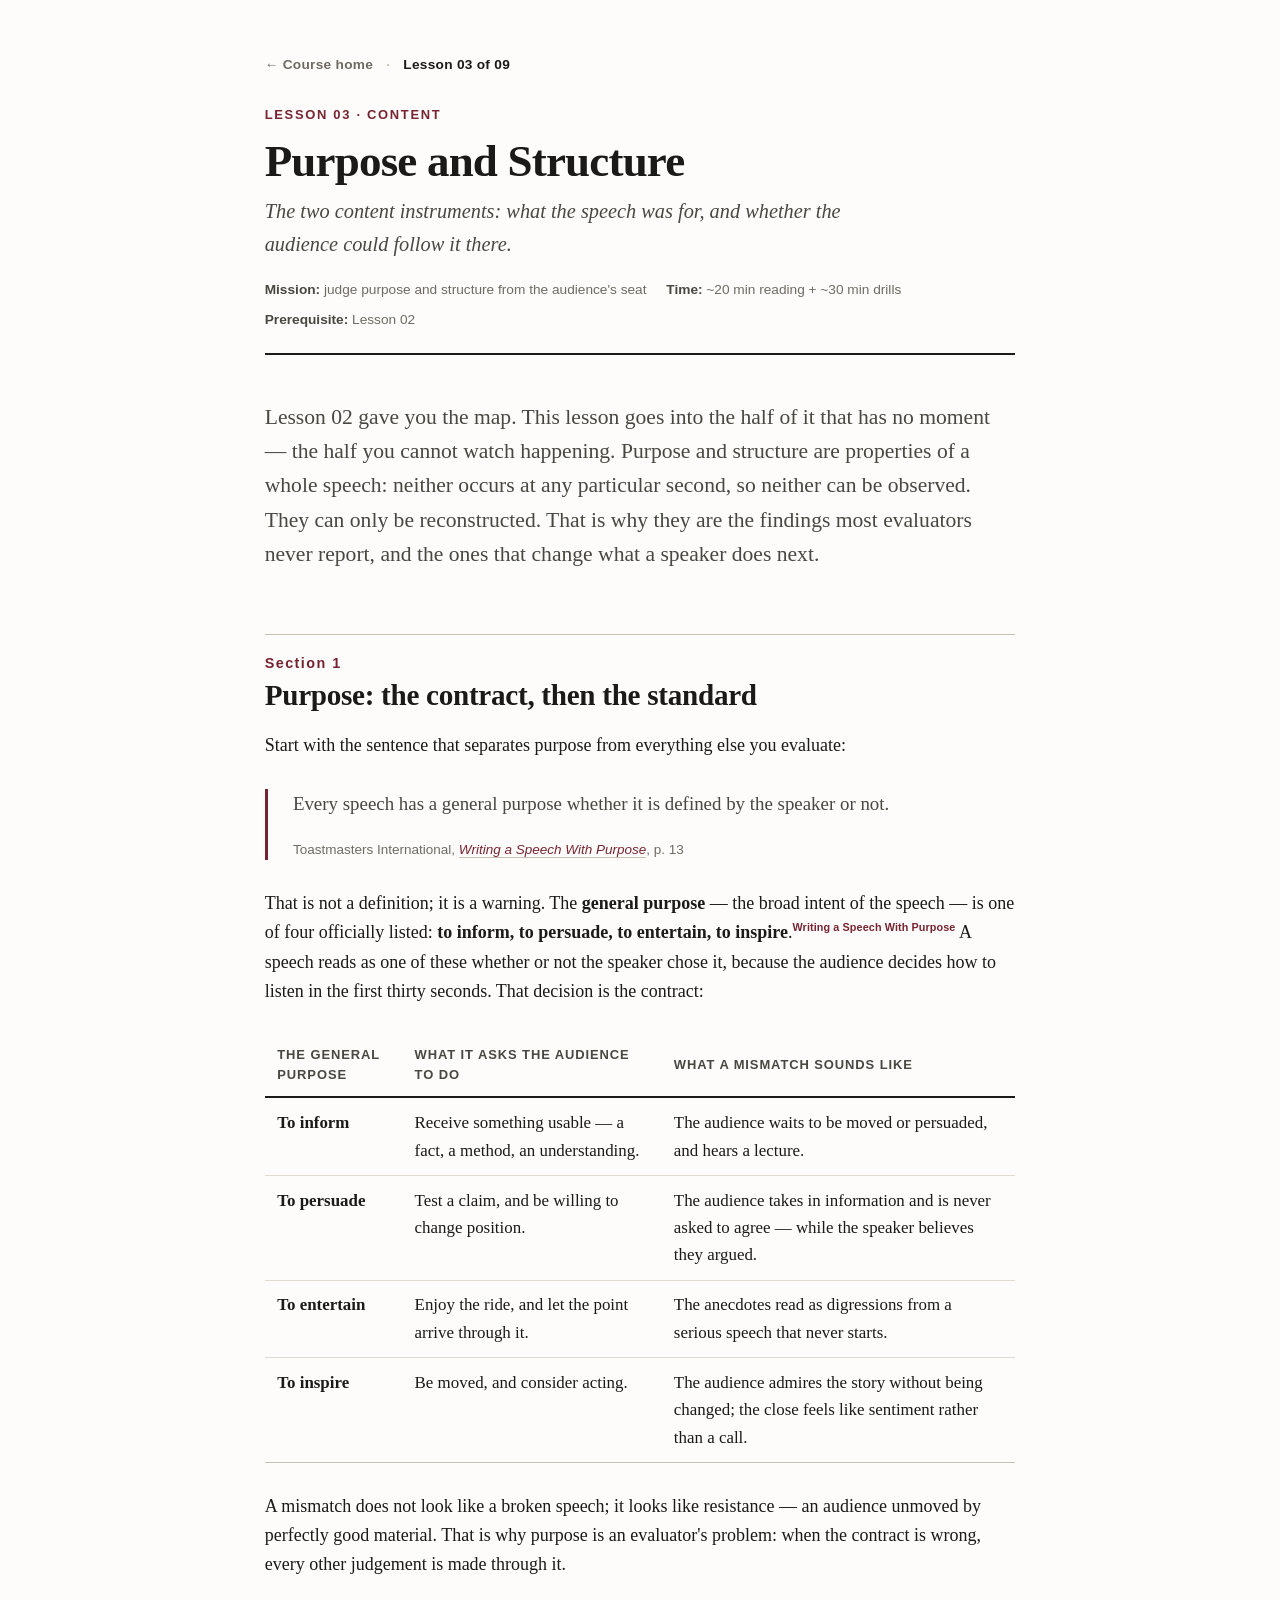
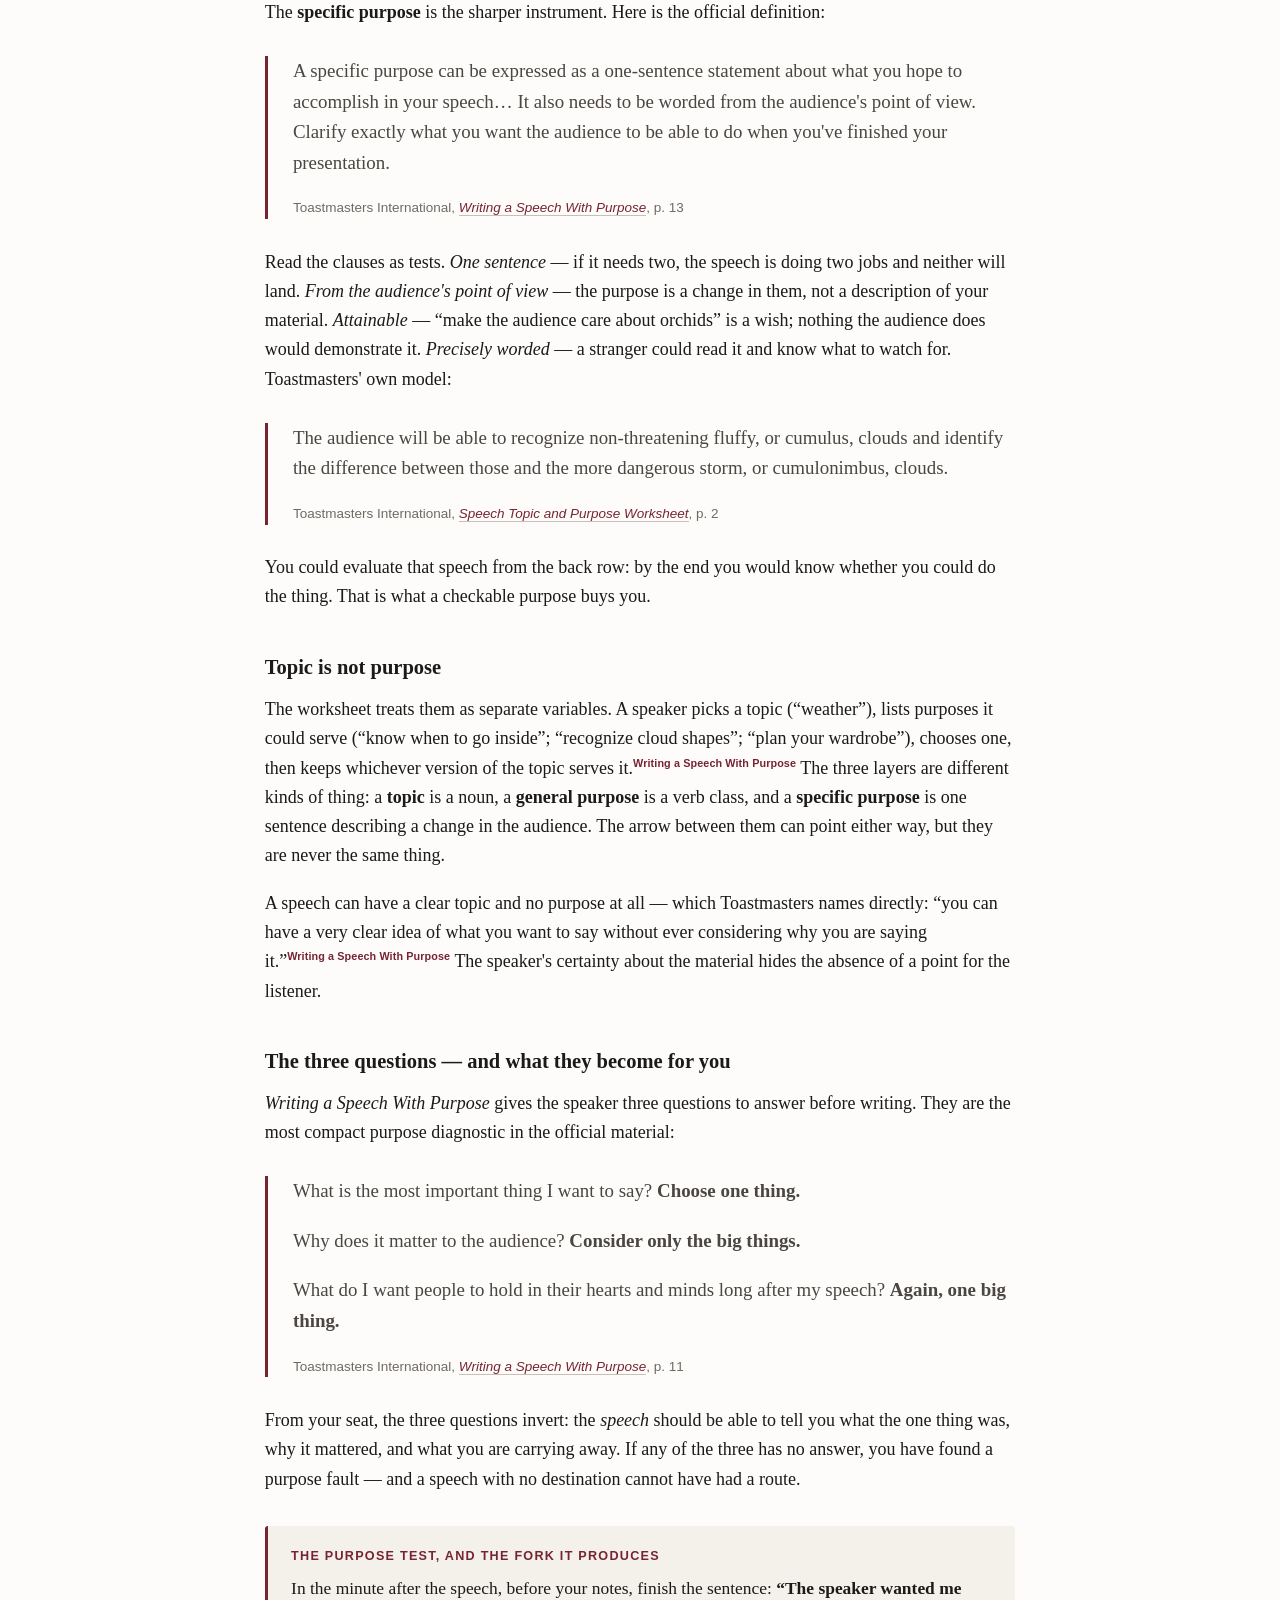
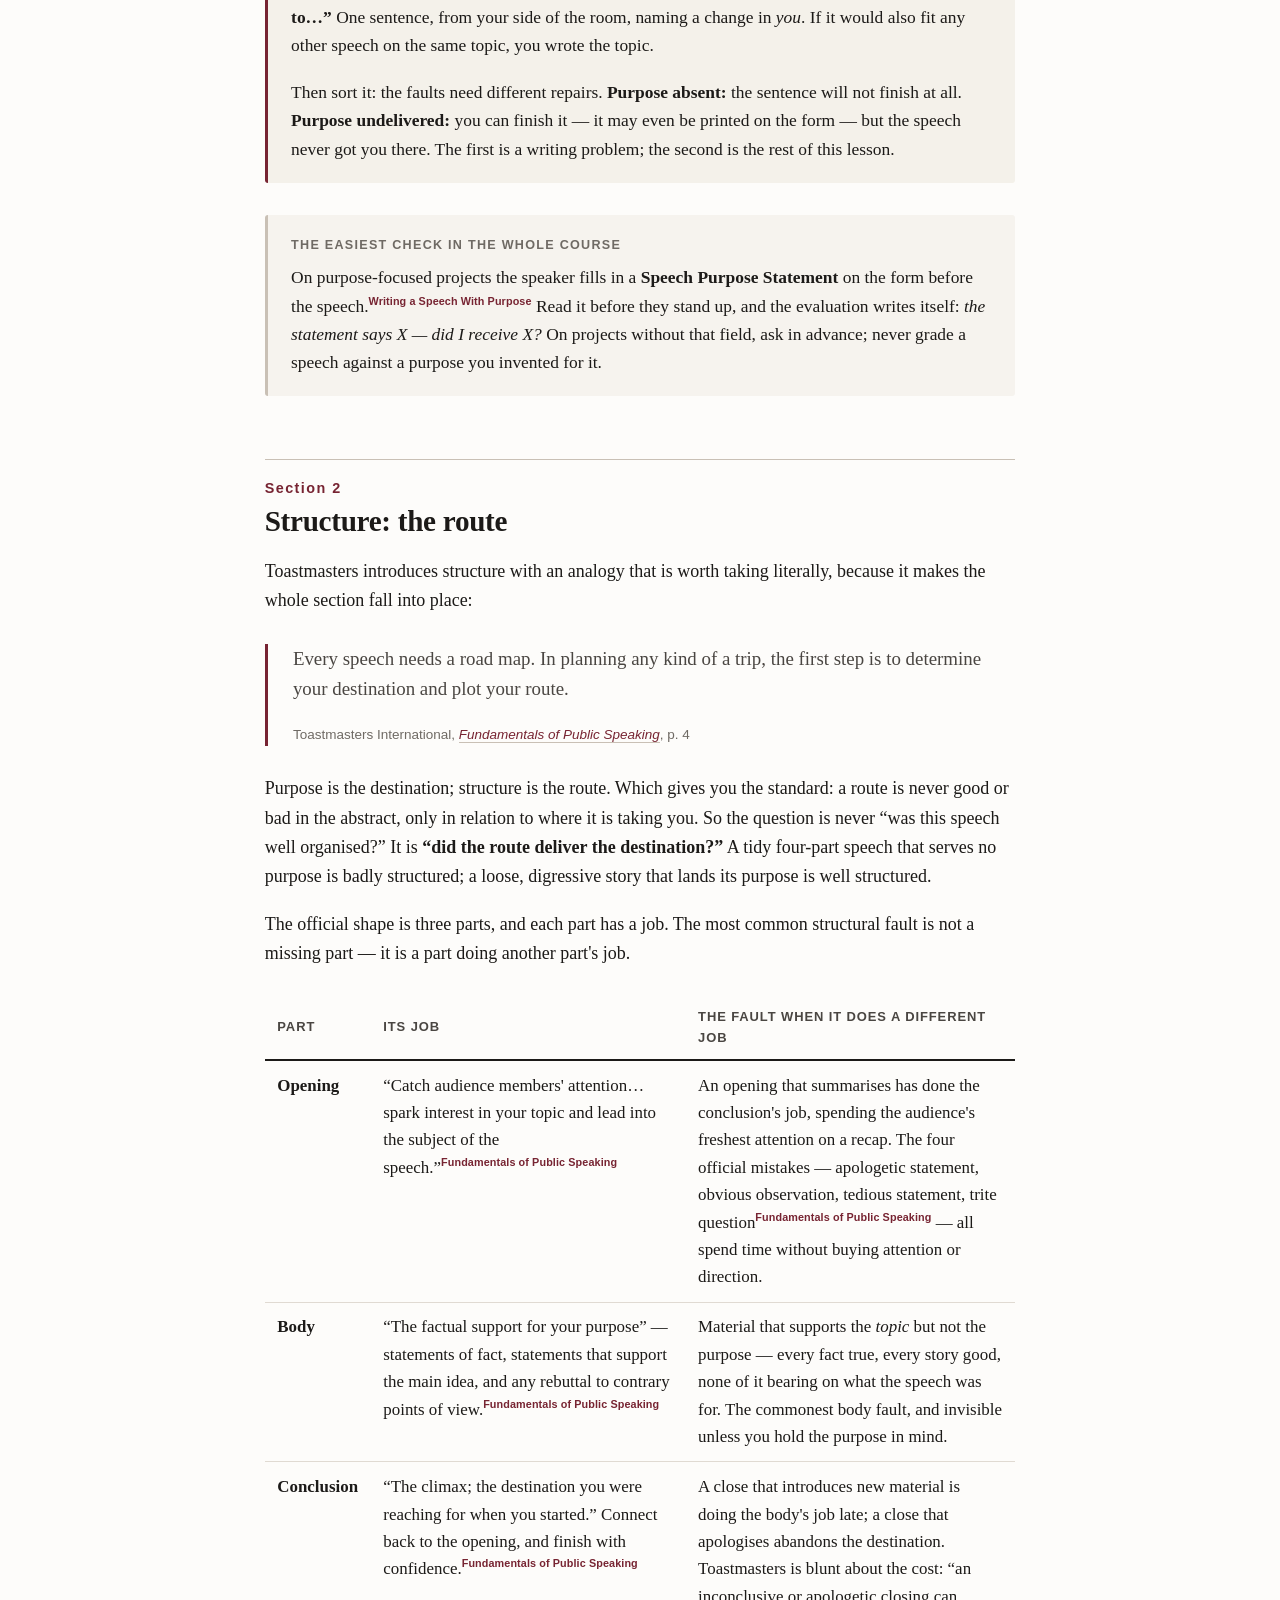
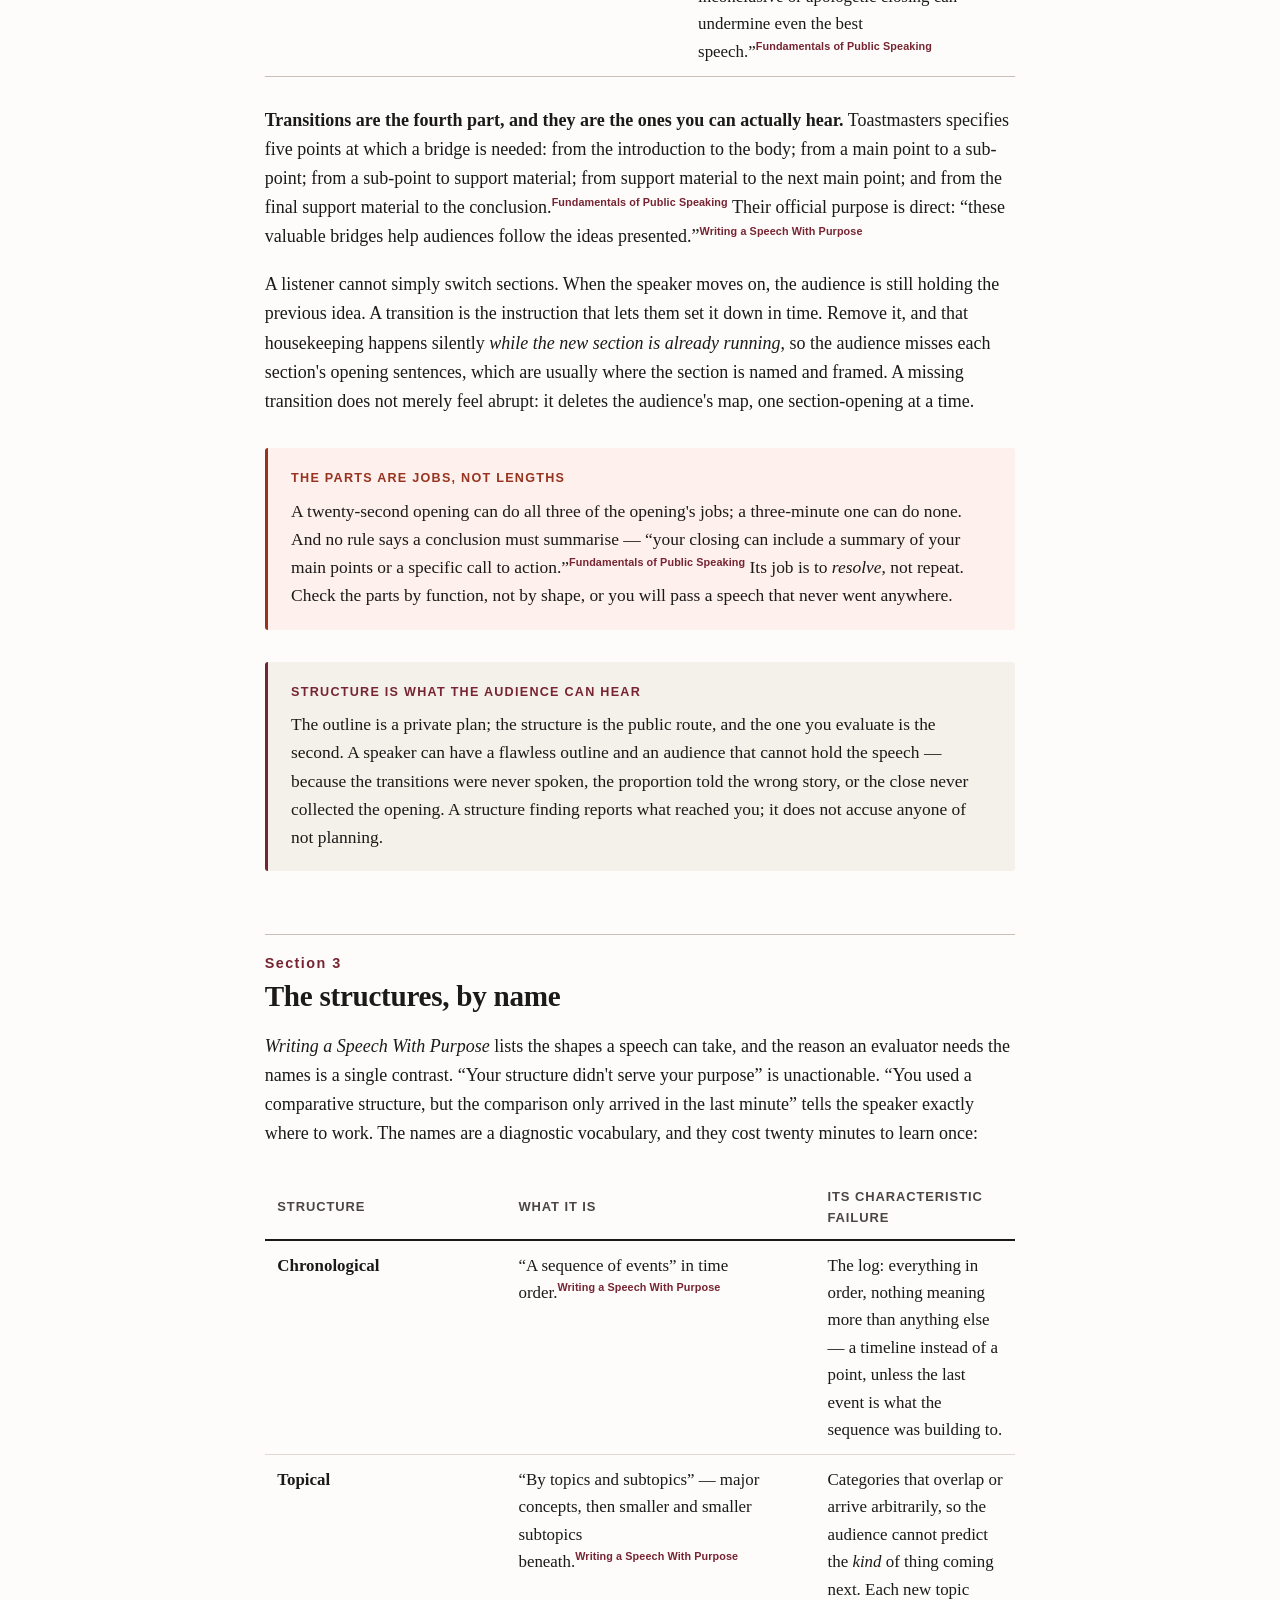
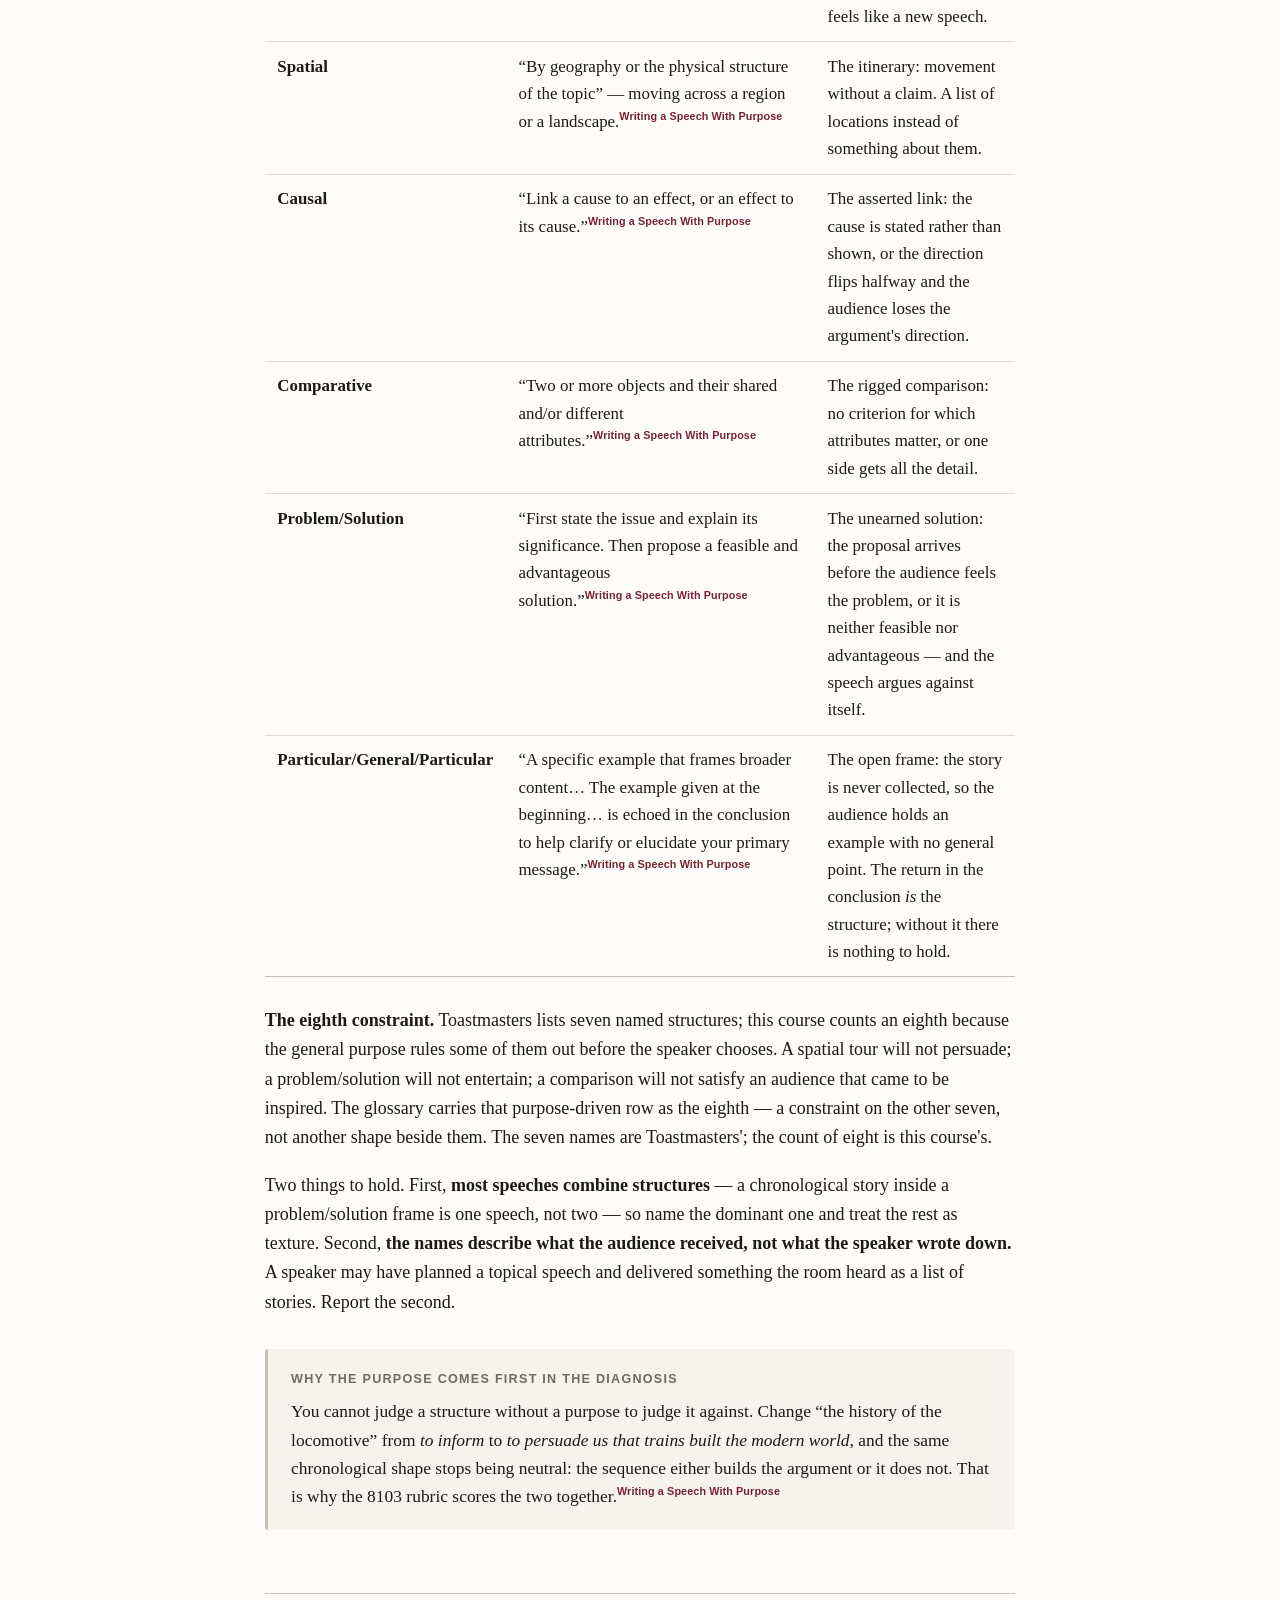
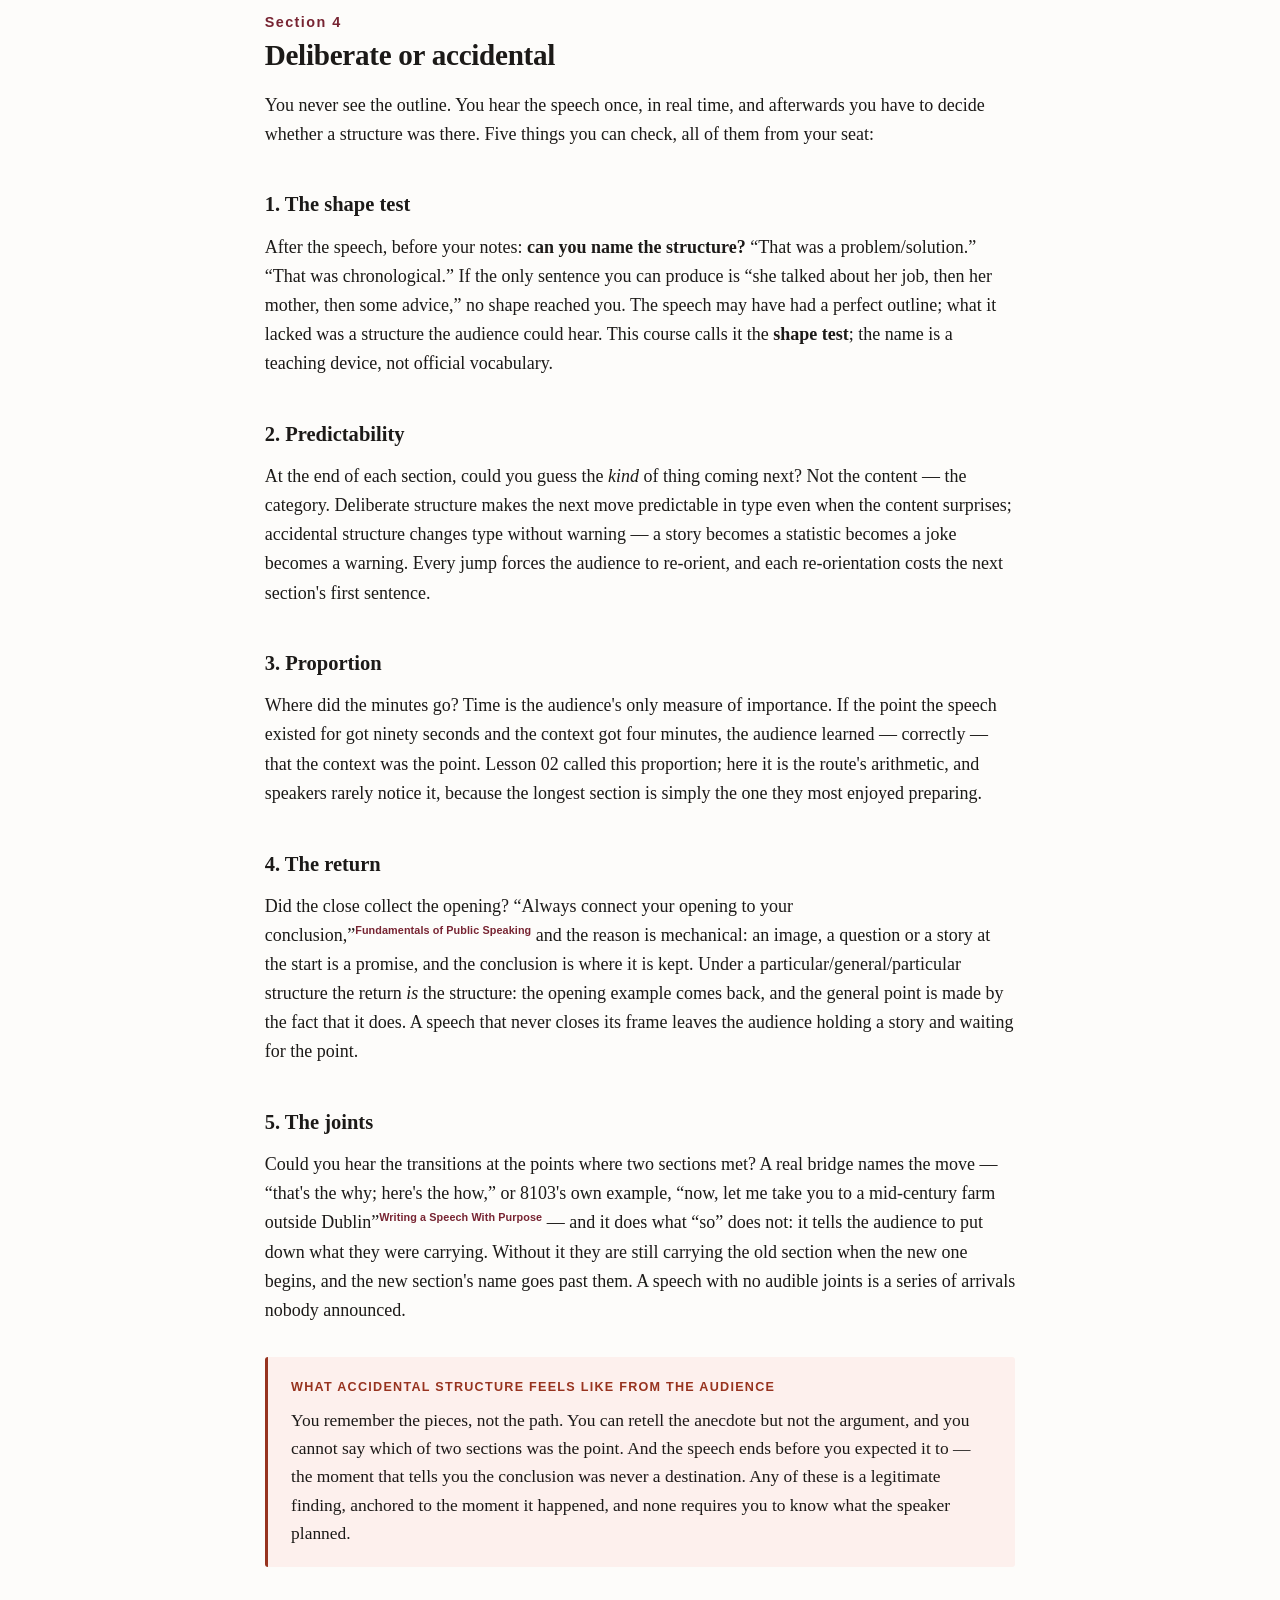
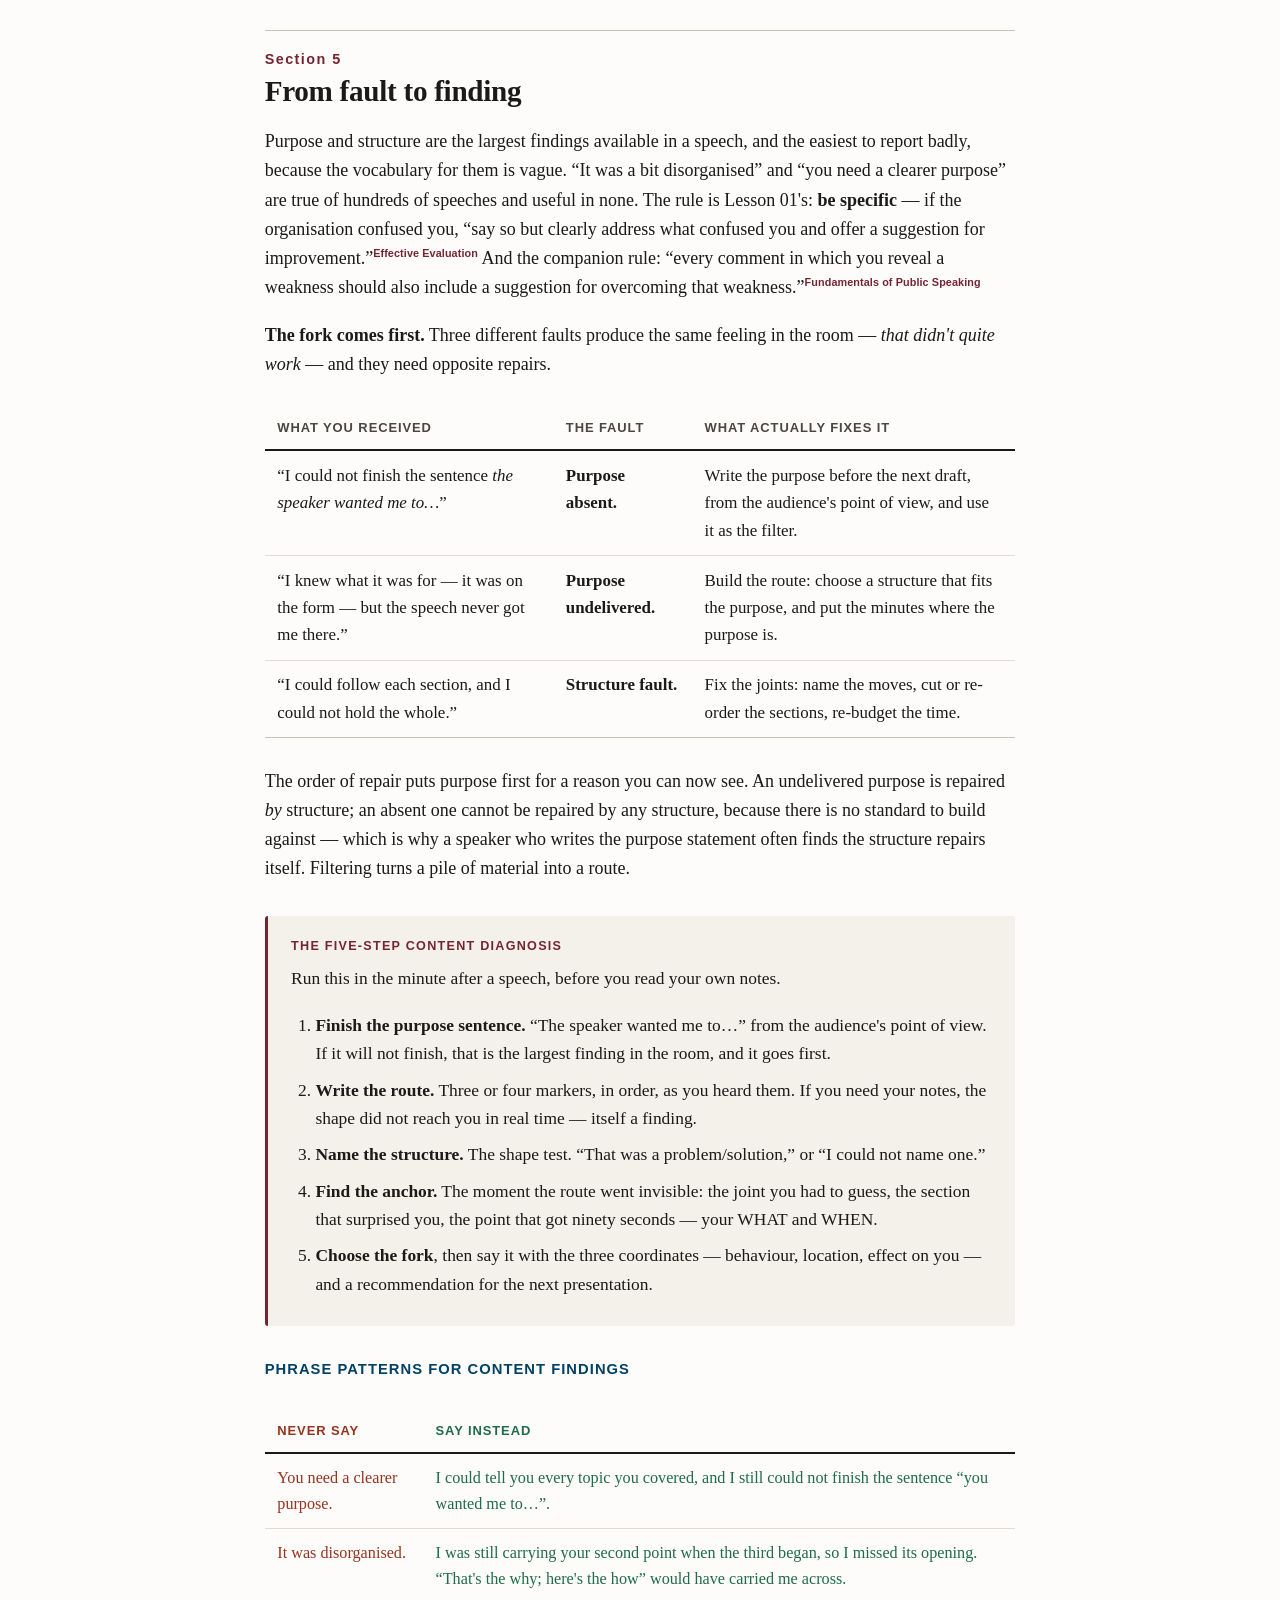
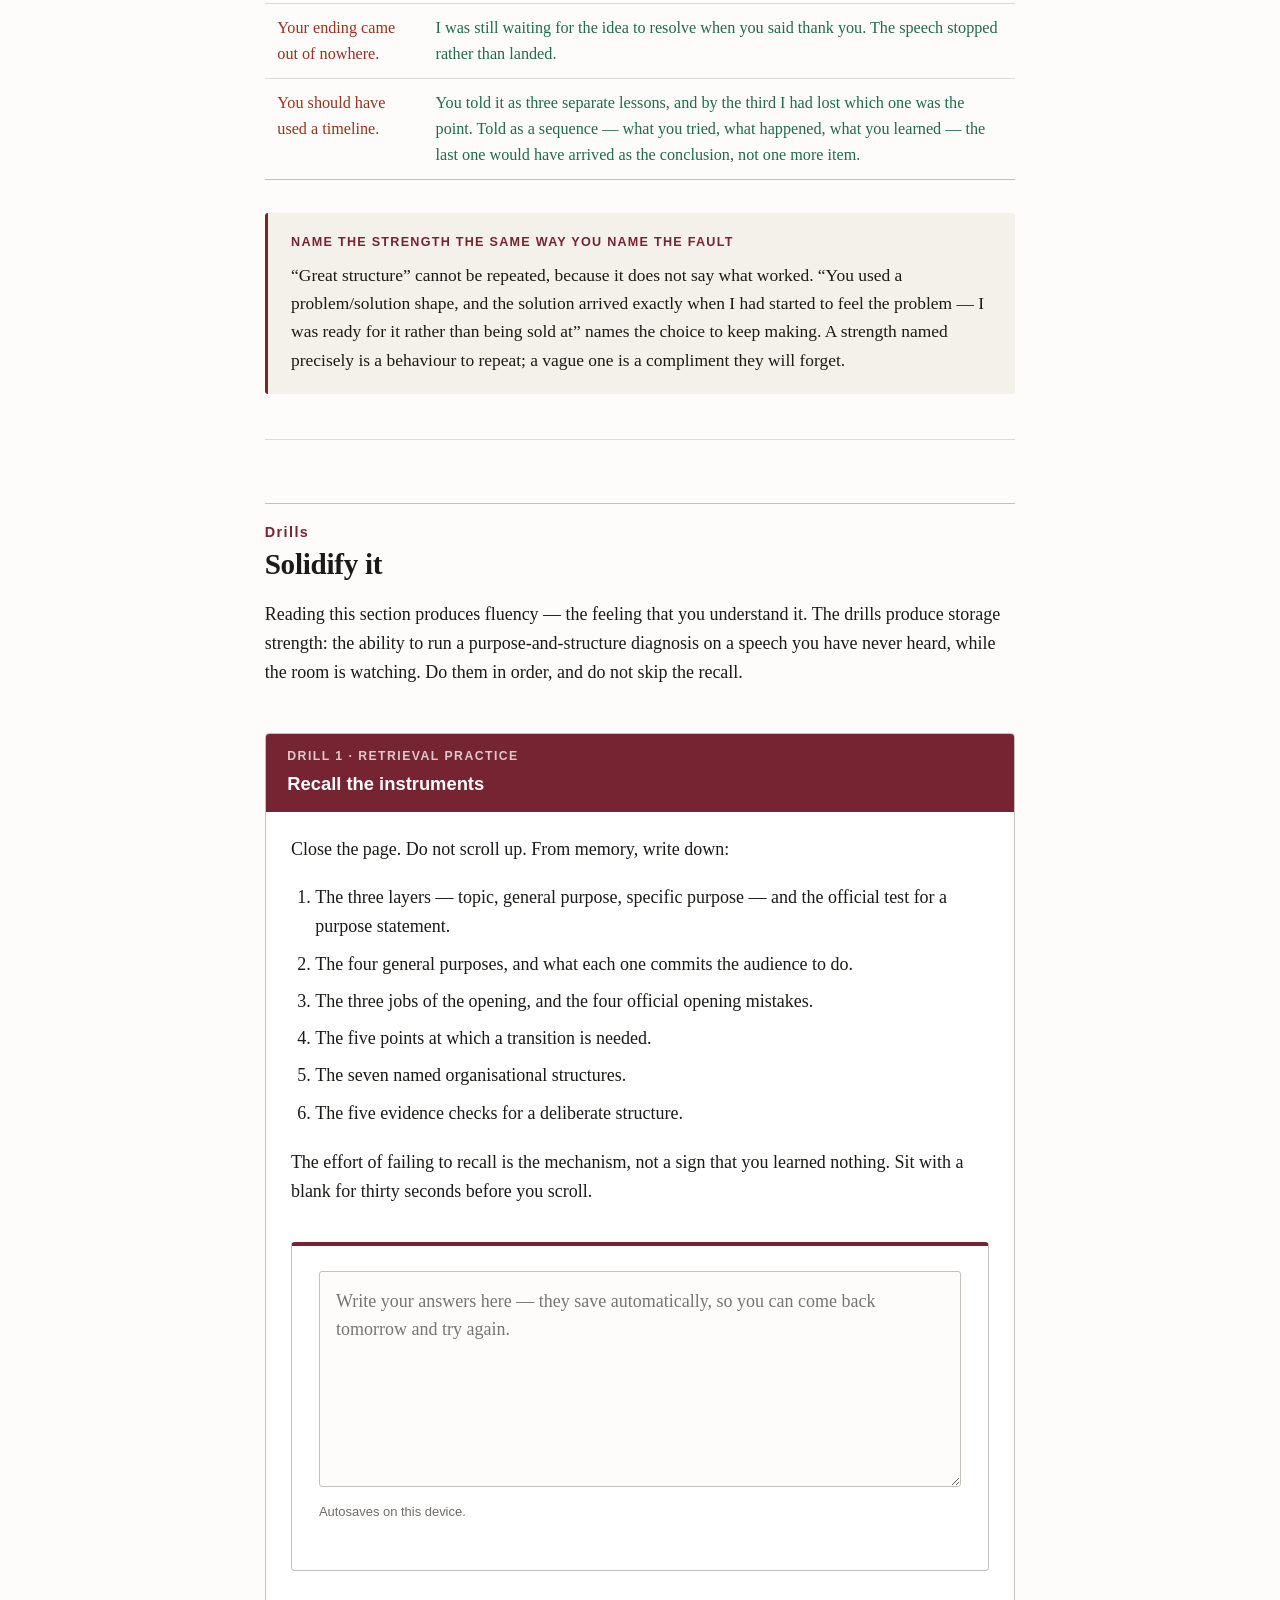
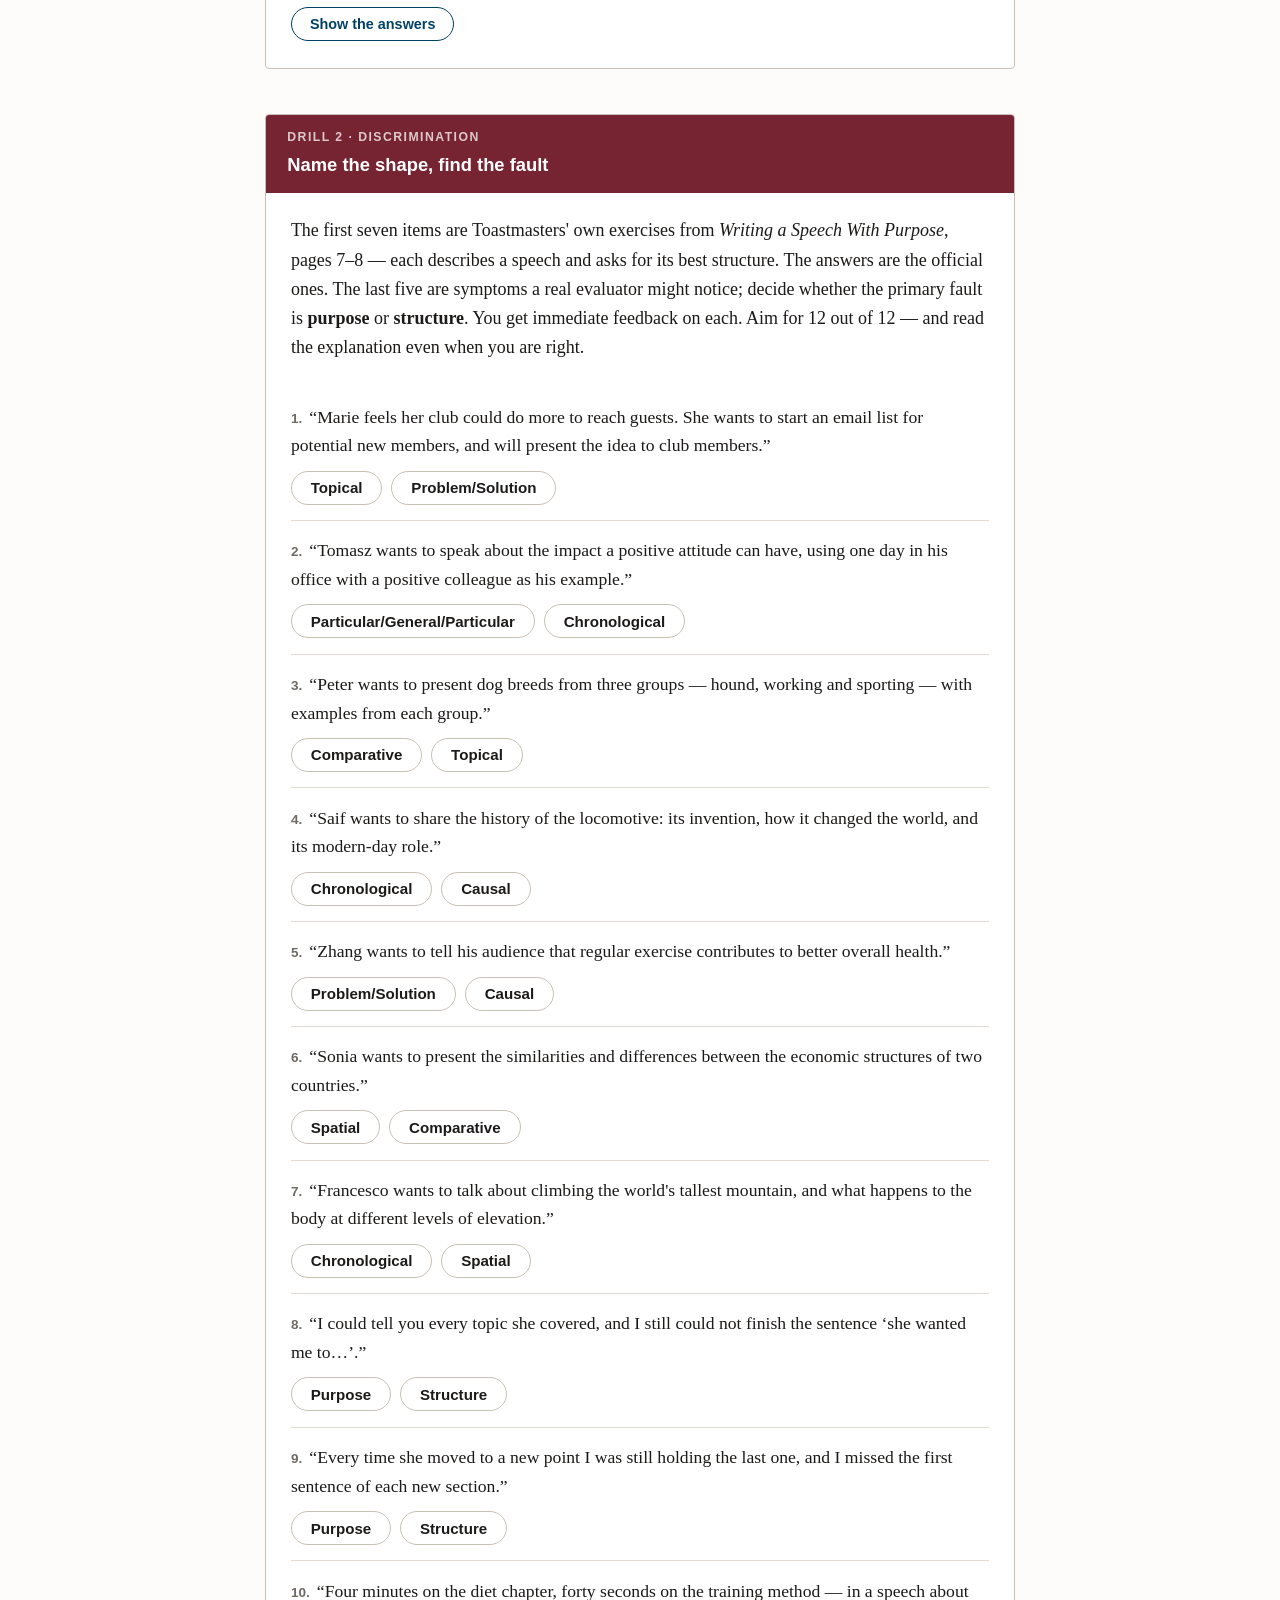
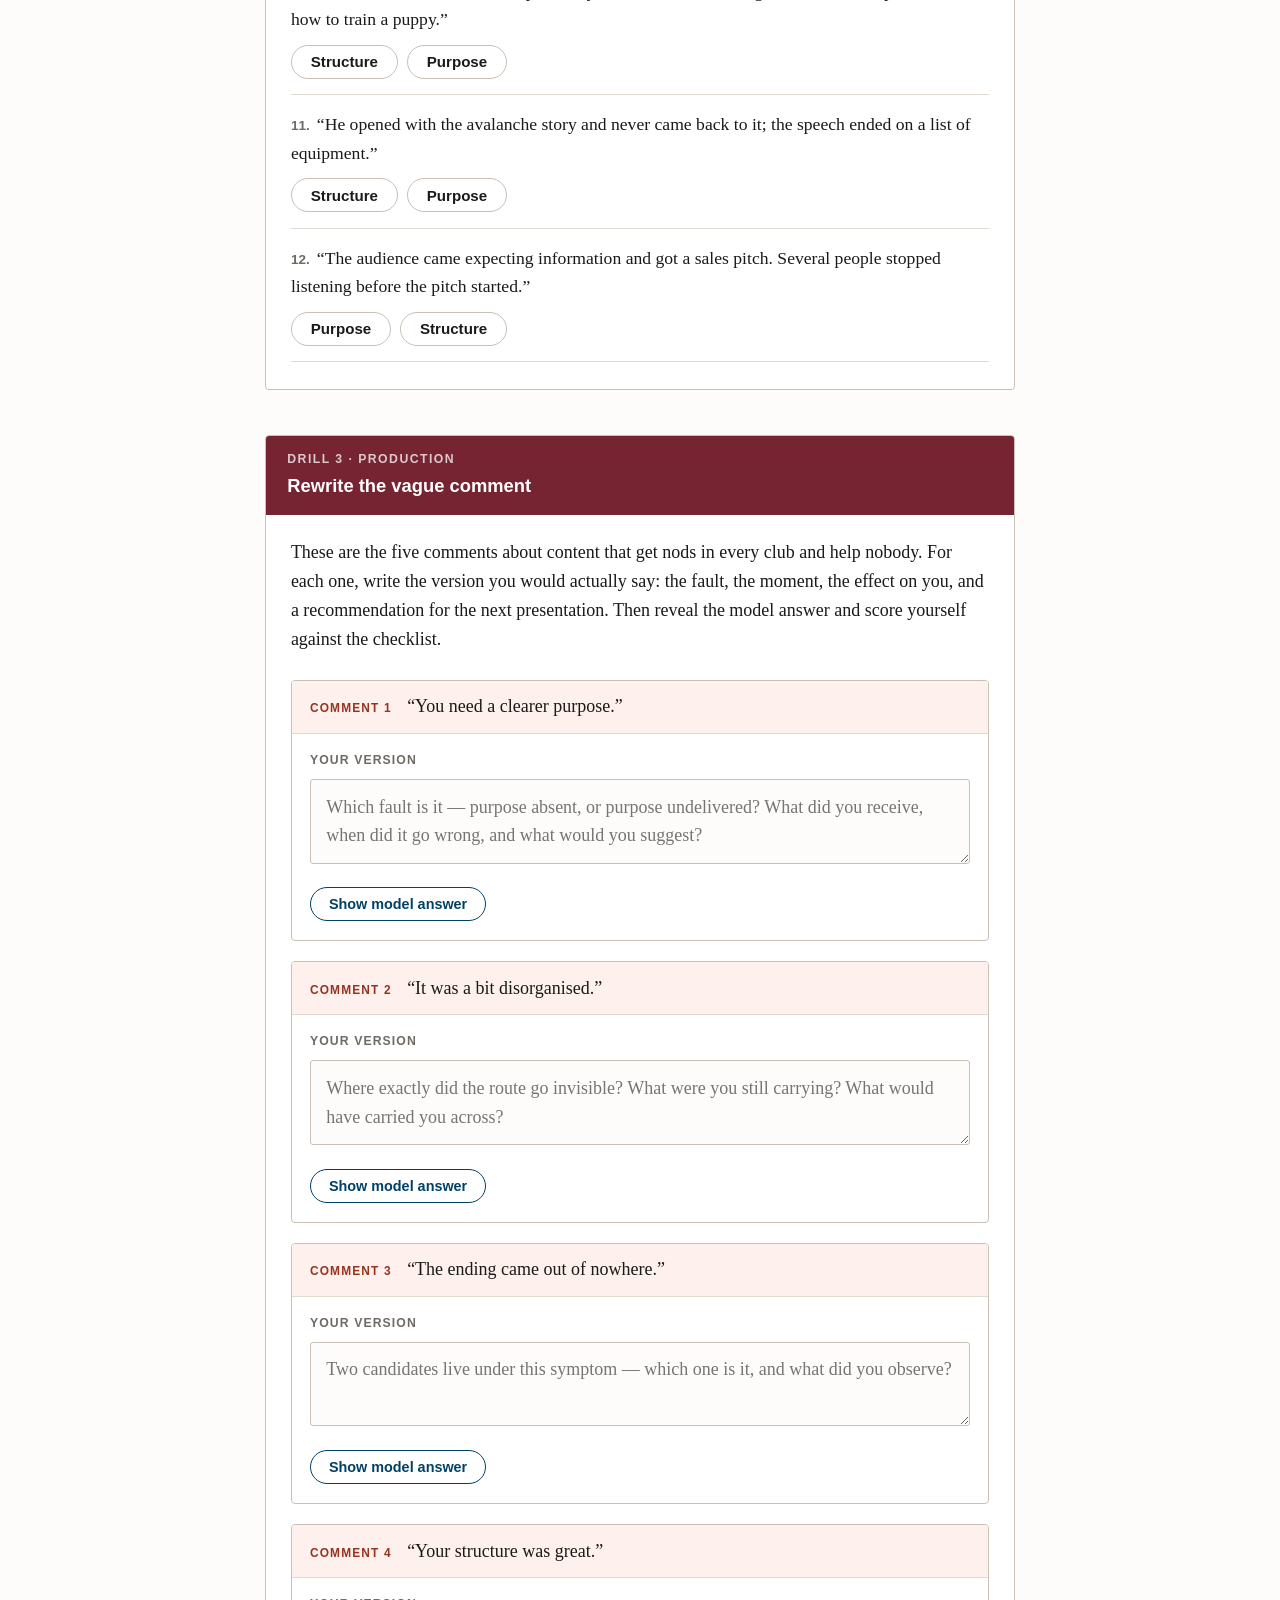
<file: lessons/0003-purpose-and-structure.html>
<!DOCTYPE html>
<html lang="en">
<head>
<meta charset="utf-8">
<meta name="viewport" content="width=device-width, initial-scale=1">
<title>Lesson 03 — Purpose and Structure</title>
<link rel="stylesheet" href="../assets/course.css">
</head>
<body>
<div class="wrap">

<p class="topnav"><a href="../index.html">← Course home</a>
  <span class="sep">·</span> Lesson 03 of 09</p>

<header class="masthead">
  <p class="eyebrow">Lesson 03 · Content</p>
  <h1>Purpose and Structure</h1>
  <p class="subtitle">The two content instruments: what the speech was for, and whether the
  audience could follow it there.</p>
  <div class="metabar">
    <span><b>Mission:</b> judge purpose and structure from the audience's seat</span>
    <span><b>Time:</b> ~20 min reading + ~30 min drills</span>
    <span><b>Prerequisite:</b> Lesson 02</span>
  </div>
</header>


<p class="lede">Lesson 02 gave you the map. This lesson goes into the half of it that has no
moment — the half you cannot watch happening. Purpose and structure are properties of a whole
speech: neither occurs at any particular second, so neither can be observed. They can only be
reconstructed. That is why they are the findings most evaluators never report, and the ones
that change what a speaker does next.</p>

<h2><span class="num">Section 1</span>Purpose: the contract, then the standard</h2>

<p>Start with the sentence that separates purpose from everything else you evaluate:</p>

<blockquote>
  <p>Every speech has a general purpose whether it is defined by the speaker or not.</p>
  <cite>Toastmasters International, <a href="#s1"><i>Writing a Speech With Purpose</i></a>, p. 13</cite>
</blockquote>

<p>That is not a definition; it is a warning. The <strong>general purpose</strong> — the broad
intent of the speech — is one of four officially listed: <strong>to inform, to persuade, to
entertain, to inspire</strong>.<sup class="cite"><a href="#s1" title="Writing a Speech With Purpose (Item 8103, Rev. 09/2021)">Writing a Speech With Purpose</a></sup> A speech reads as
one of these
whether or not the speaker chose it, because the audience decides how to listen in the first
thirty seconds. That decision is the contract:</p>

<table>
  <thead><tr><th>The general purpose</th><th>What it asks the audience to do</th><th>What a mismatch sounds like</th></tr></thead>
  <tbody>
    <tr>
      <td><strong>To inform</strong></td>
      <td>Receive something usable — a fact, a method, an understanding.</td>
      <td>The audience waits to be moved or persuaded, and hears a lecture.</td>
    </tr>
    <tr>
      <td><strong>To persuade</strong></td>
      <td>Test a claim, and be willing to change position.</td>
      <td>The audience takes in information and is never asked to agree — while the speaker
      believes they argued.</td>
    </tr>
    <tr>
      <td><strong>To entertain</strong></td>
      <td>Enjoy the ride, and let the point arrive through it.</td>
      <td>The anecdotes read as digressions from a serious speech that never starts.</td>
    </tr>
    <tr>
      <td><strong>To inspire</strong></td>
      <td>Be moved, and consider acting.</td>
      <td>The audience admires the story without being changed; the close feels like sentiment
      rather than a call.</td>
    </tr>
  </tbody>
</table>

<p>A mismatch does not look like a broken speech; it looks like resistance — an audience
unmoved by perfectly good material. That is why purpose is an evaluator's problem: when the
contract is wrong, every other judgement is made through it.</p>

<p>The <strong>specific purpose</strong> is the sharper instrument. Here is the official
definition:</p>

<blockquote>
  <p>A specific purpose can be expressed as a one-sentence statement about what you hope to
  accomplish in your speech&hellip; It also needs to be worded from the audience's point of
  view. Clarify exactly what you want the audience to be able to do when you've finished your
  presentation.</p>
  <cite>Toastmasters International, <a href="#s1"><i>Writing a Speech With Purpose</i></a>, p. 13</cite>
</blockquote>

<p>Read the clauses as tests. <em>One sentence</em> — if it needs two, the speech is doing two
jobs and neither will land. <em>From the audience's point of view</em> — the purpose is a change
in them, not a description of your material. <em>Attainable</em> — “make the audience care about
orchids” is a wish; nothing the audience does would demonstrate it. <em>Precisely worded</em> —
a stranger could read it and know what to watch for. Toastmasters' own model:</p>

<blockquote>
  <p>The audience will be able to recognize non-threatening fluffy, or cumulus, clouds and
  identify the difference between those and the more dangerous storm, or cumulonimbus,
  clouds.</p>
  <cite>Toastmasters International, <a href="#s1"><i>Speech Topic and Purpose Worksheet</i></a>, p. 2</cite>
</blockquote>

<p>You could evaluate that speech from the back row: by the end you would know whether you could
do the thing. That is what a checkable purpose buys you.</p>

<h3>Topic is not purpose</h3>

<p>The worksheet treats them as separate variables. A speaker picks a topic (“weather”), lists
purposes it could serve (“know when to go inside”; “recognize cloud shapes”; “plan your
wardrobe”), chooses one, then keeps whichever version of the topic serves
it.<sup class="cite"><a href="#s1" title="Writing a Speech With Purpose (Item 8103, Rev. 09/2021)">Writing a Speech With Purpose</a></sup> The three layers are different kinds of thing: a
<strong>topic</strong> is a noun, a <strong>general purpose</strong> is a verb class, and a
<strong>specific purpose</strong> is one sentence describing a change in the audience. The arrow
between them can point either way, but they are never the same thing.</p>

<p>A speech can have a clear topic and no purpose at all — which Toastmasters names directly:
“you can have a very clear idea of what you want to say without ever considering why you are
saying it.”<sup class="cite"><a href="#s1" title="Writing a Speech With Purpose (Item 8103, Rev. 09/2021)">Writing a Speech With Purpose</a></sup> The speaker's certainty about the material
hides the absence of a point for the listener.</p>

<h3>The three questions — and what they become for you</h3>

<p><i>Writing a Speech With Purpose</i> gives the speaker three questions to answer before writing. They are the most
compact purpose diagnostic in the official material:</p>

<blockquote>
  <p>What is the most important thing I want to say? <strong>Choose one thing.</strong></p>
  <p>Why does it matter to the audience? <strong>Consider only the big things.</strong></p>
  <p>What do I want people to hold in their hearts and minds long after my speech?
  <strong>Again, one big thing.</strong></p>
  <cite>Toastmasters International, <a href="#s1"><i>Writing a Speech With Purpose</i></a>, p. 11</cite>
</blockquote>

<p>From your seat, the three questions invert: the <em>speech</em> should be able to tell you what
the one thing was, why it mattered, and what you are carrying away. If any of the three has no
answer, you have found a purpose fault — and a speech with no destination cannot have had a
route.</p>

<div class="key">
  <span class="label">The purpose test, and the fork it produces</span>
  <p>In the minute after the speech, before your notes, finish the sentence: <strong>“The speaker
  wanted me to&hellip;”</strong> One sentence, from your side of the room, naming a change in
  <em>you</em>. If it would also fit any other speech on the same topic, you wrote the topic.</p>
  <p style="margin-bottom:0">Then sort it: the faults need different repairs.
  <strong>Purpose absent:</strong> the sentence will not finish at all. <strong>Purpose
  undelivered:</strong> you can finish it — it may even be printed on the form — but the speech
  never got you there. The first is a writing problem; the second is the rest of this lesson.</p>
</div>

<div class="note">
  <span class="label">The easiest check in the whole course</span>
  <p>On purpose-focused projects the speaker fills in a <strong>Speech Purpose Statement</strong>
  on the form before the speech.<sup class="cite"><a href="#s1" title="Writing a Speech With Purpose (Item 8103, Rev. 09/2021)">Writing a Speech With Purpose</a></sup> Read it before they
  stand up, and the evaluation writes itself: <em>the statement says X — did I receive X?</em> On
  projects without that field, ask in advance; never grade a speech against a purpose you
  invented for it.</p>
</div>

<h2><span class="num">Section 2</span>Structure: the route</h2>

<p>Toastmasters introduces structure with an analogy that is worth taking literally, because it
makes the whole section fall into place:</p>

<blockquote>
  <p>Every speech needs a road map. In planning any kind of a trip, the first step is to
  determine your destination and plot your route.</p>
  <cite>Toastmasters International, <a href="#s2"><i>Fundamentals of Public Speaking</i></a>, p. 4</cite>
</blockquote>

<p>Purpose is the destination; structure is the route. Which gives you the standard: a route is
never good or bad in the abstract, only in relation to where it is taking you. So the question is
never “was this speech well organised?” It is <strong>“did the route deliver the
destination?”</strong> A tidy four-part speech that serves no purpose is badly structured; a
loose, digressive story that lands its purpose is well structured.</p>

<p>The official shape is three parts, and each part has a job. The most common structural fault
is not a missing part — it is a part doing another part's job.</p>

<table>
  <thead><tr><th>Part</th><th>Its job</th><th>The fault when it does a different job</th></tr></thead>
  <tbody>
    <tr>
      <td><strong>Opening</strong></td>
      <td>“Catch audience members' attention&hellip; spark interest in your topic and lead into the
      subject of the speech.”<sup class="cite"><a href="#s2" title="Fundamentals of Public Speaking (Item 8955, Rev. 11/2016)">Fundamentals of Public Speaking</a></sup></td>
      <td>An opening that summarises has done the conclusion's job, spending the audience's
      freshest attention on a recap. The four official mistakes — apologetic statement, obvious
      observation, tedious statement, trite question<sup class="cite"><a href="#s2" title="Fundamentals of Public Speaking (Item 8955, Rev. 11/2016)">Fundamentals of Public Speaking</a></sup>
      — all spend time without buying attention or direction.</td>
    </tr>
    <tr>
      <td><strong>Body</strong></td>
      <td>“The factual support for your purpose” — statements of fact, statements that support
      the main idea, and any rebuttal to contrary points of view.<sup class="cite"><a href="#s2" title="Fundamentals of Public Speaking (Item 8955, Rev. 11/2016)">Fundamentals of Public Speaking</a></sup></td>
      <td>Material that supports the <em>topic</em> but not the purpose — every fact true, every
      story good, none of it bearing on what the speech was for. The commonest body fault, and
      invisible unless you hold the purpose in mind.</td>
    </tr>
    <tr>
      <td><strong>Conclusion</strong></td>
      <td>“The climax; the destination you were reaching for when you started.” Connect back to
      the opening, and finish with confidence.<sup class="cite"><a href="#s2" title="Fundamentals of Public Speaking (Item 8955, Rev. 11/2016)">Fundamentals of Public Speaking</a></sup></td>
      <td>A close that introduces new material is doing the body's job late; a close that
      apologises abandons the destination. Toastmasters is blunt about the cost: “an inconclusive
      or apologetic closing can undermine even the best speech.”<sup class="cite"><a href="#s2" title="Fundamentals of Public Speaking (Item 8955, Rev. 11/2016)">Fundamentals of Public Speaking</a></sup></td>
    </tr>
  </tbody>
</table>

<p><strong>Transitions are the fourth part, and they are the ones you can actually hear.</strong>
Toastmasters specifies five points at which a bridge is needed: from the introduction to the
body; from a main point to a sub-point; from a sub-point to support material; from support
material to the next main point; and from the final support material to the
conclusion.<sup class="cite"><a href="#s2" title="Fundamentals of Public Speaking (Item 8955, Rev. 11/2016)">Fundamentals of Public Speaking</a></sup> Their official purpose is direct: “these
valuable bridges help audiences follow the ideas presented.”<sup class="cite"><a href="#s1" title="Writing a Speech With Purpose (Item 8103, Rev. 09/2021)">Writing a Speech With Purpose</a></sup></p>

<p>A listener cannot simply switch sections. When the speaker moves on, the audience is still
holding the previous idea. A transition is the instruction that lets them set it down in time.
Remove it, and that housekeeping happens silently <em>while the new section is already running</em>,
so the audience misses each section's opening sentences, which are usually where the section is
named and framed. A missing transition does not merely feel abrupt: it deletes the audience's
map, one section-opening at a time.</p>

<div class="warn">
  <span class="label">The parts are jobs, not lengths</span>
  <p>A twenty-second opening can do all three of the opening's jobs; a three-minute one can do
  none. And no rule says a conclusion must summarise — “your closing can include a summary of
  your main points or a specific call to action.”<sup class="cite"><a href="#s2" title="Fundamentals of Public Speaking (Item 8955, Rev. 11/2016)">Fundamentals of Public Speaking</a></sup> Its
  job is to <em>resolve</em>, not repeat. Check the parts by function, not by shape, or you will
  pass a speech that never went anywhere.</p>
</div>

<div class="key">
  <span class="label">Structure is what the audience can hear</span>
  <p>The outline is a private plan; the structure is the public route, and the one you evaluate is
  the second. A speaker can have a flawless outline and an audience that cannot hold the speech —
  because the transitions were never spoken, the proportion told the wrong story, or the close
  never collected the opening. A structure finding reports what reached you; it does not accuse
  anyone of not planning.</p>
</div>

<h2><span class="num">Section 3</span>The structures, by name</h2>

<p><i>Writing a Speech With Purpose</i> lists the shapes a speech can take, and the reason an evaluator needs the names is a
single contrast. “Your structure didn't serve your purpose” is unactionable. “You used a
comparative structure, but the comparison only arrived in the last minute” tells the speaker
exactly where to work. The names are a diagnostic vocabulary, and they cost twenty minutes to
learn once:</p>

<table>
  <thead><tr><th>Structure</th><th>What it is</th><th>Its characteristic failure</th></tr></thead>
  <tbody>
    <tr>
      <td><strong>Chronological</strong></td>
      <td>“A sequence of events” in time order.<sup class="cite"><a href="#s1" title="Writing a Speech With Purpose (Item 8103, Rev. 09/2021)">Writing a Speech With Purpose</a></sup></td>
      <td>The log: everything in order, nothing meaning more than anything else — a timeline
      instead of a point, unless the last event is what the sequence was building to.</td>
    </tr>
    <tr>
      <td><strong>Topical</strong></td>
      <td>“By topics and subtopics” — major concepts, then smaller and smaller subtopics
      beneath.<sup class="cite"><a href="#s1" title="Writing a Speech With Purpose (Item 8103, Rev. 09/2021)">Writing a Speech With Purpose</a></sup></td>
      <td>Categories that overlap or arrive arbitrarily, so the audience cannot predict the
      <em>kind</em> of thing coming next. Each new topic feels like a new speech.</td>
    </tr>
    <tr>
      <td><strong>Spatial</strong></td>
      <td>“By geography or the physical structure of the topic” — moving across a region or a
      landscape.<sup class="cite"><a href="#s1" title="Writing a Speech With Purpose (Item 8103, Rev. 09/2021)">Writing a Speech With Purpose</a></sup></td>
      <td>The itinerary: movement without a claim. A list of locations instead of something
      about them.</td>
    </tr>
    <tr>
      <td><strong>Causal</strong></td>
      <td>“Link a cause to an effect, or an effect to its cause.”<sup class="cite"><a href="#s1" title="Writing a Speech With Purpose (Item 8103, Rev. 09/2021)">Writing a Speech With Purpose</a></sup></td>
      <td>The asserted link: the cause is stated rather than shown, or the direction flips
      halfway and the audience loses the argument's direction.</td>
    </tr>
    <tr>
      <td><strong>Comparative</strong></td>
      <td>“Two or more objects and their shared and/or different attributes.”<sup class="cite"><a href="#s1" title="Writing a Speech With Purpose (Item 8103, Rev. 09/2021)">Writing a Speech With Purpose</a></sup></td>
      <td>The rigged comparison: no criterion for which attributes matter, or one side gets all
      the detail.</td>
    </tr>
    <tr>
      <td><strong>Problem/Solution</strong></td>
      <td>“First state the issue and explain its significance. Then propose a feasible and
      advantageous solution.”<sup class="cite"><a href="#s1" title="Writing a Speech With Purpose (Item 8103, Rev. 09/2021)">Writing a Speech With Purpose</a></sup></td>
      <td>The unearned solution: the proposal arrives before the audience feels the problem, or
      it is neither feasible nor advantageous — and the speech argues against itself.</td>
    </tr>
    <tr>
      <td><strong>Particular/General/Particular</strong></td>
      <td>“A specific example that frames broader content&hellip; The example given at the
      beginning&hellip; is echoed in the conclusion to help clarify or elucidate your primary
      message.”<sup class="cite"><a href="#s1" title="Writing a Speech With Purpose (Item 8103, Rev. 09/2021)">Writing a Speech With Purpose</a></sup></td>
      <td>The open frame: the story is never collected, so the audience holds an example with no
      general point. The return in the conclusion <em>is</em> the structure; without it there is
      nothing to hold.</td>
    </tr>
  </tbody>
</table>

<p><strong>The eighth constraint.</strong> Toastmasters lists seven named structures; this course
counts an eighth because the general purpose rules some of them out before the speaker chooses.
A spatial tour will not persuade; a problem/solution will not entertain; a comparison will not
satisfy an audience that came to be inspired. The glossary carries that purpose-driven row as the
eighth — a constraint on the other seven, not another shape beside them. The seven names are
Toastmasters'; the count of eight is this course's.</p>

<p>Two things to hold. First, <strong>most speeches combine structures</strong> — a chronological
story inside a problem/solution frame is one speech, not two — so name the dominant one and treat
the rest as texture. Second, <strong>the names describe what the audience received, not what the
speaker wrote down.</strong> A speaker may have planned a topical speech and delivered something
the room heard as a list of stories. Report the second.</p>

<div class="note">
  <span class="label">Why the purpose comes first in the diagnosis</span>
  <p>You cannot judge a structure without a purpose to judge it against. Change “the history of
  the locomotive” from <em>to inform</em> to <em>to persuade us that trains built the modern
  world</em>, and the same chronological shape stops being neutral: the sequence either builds
  the argument or it does not. That is why the 8103 rubric scores the two
together.<sup class="cite"><a href="#s1" title="Writing a Speech With Purpose (Item 8103, Rev. 09/2021)">Writing a Speech With Purpose</a></sup></p>
</div>

<h2><span class="num">Section 4</span>Deliberate or accidental</h2>

<p>You never see the outline. You hear the speech once, in real time, and afterwards you have to
decide whether a structure was there. Five things you can check, all of them from your seat:</p>

<h3>1. The shape test</h3>

<p>After the speech, before your notes: <strong>can you name the structure?</strong> “That was a
problem/solution.” “That was chronological.” If the only sentence you can produce is “she talked
about her job, then her mother, then some advice,” no shape reached you. The speech may have had a
perfect outline; what it lacked was a structure the audience could hear. This course calls it the
<strong>shape test</strong>; the name is a teaching device, not official vocabulary.</p>

<h3>2. Predictability</h3>

<p>At the end of each section, could you guess the <em>kind</em> of thing coming next? Not the
content — the category. Deliberate structure makes the next move predictable in type even when
the content surprises; accidental structure changes type without warning — a story becomes a
statistic becomes a joke becomes a warning. Every jump forces the audience to re-orient, and each
re-orientation costs the next section's first sentence.</p>

<h3>3. Proportion</h3>

<p>Where did the minutes go? Time is the audience's only measure of importance. If the point the
speech existed for got ninety seconds and the context got four minutes, the audience learned —
correctly — that the context was the point. Lesson 02 called this proportion; here it is the
route's arithmetic, and speakers rarely notice it, because the longest section is simply the one
they most enjoyed preparing.</p>

<h3>4. The return</h3>

<p>Did the close collect the opening? “Always connect your opening to your
conclusion,”<sup class="cite"><a href="#s2" title="Fundamentals of Public Speaking (Item 8955, Rev. 11/2016)">Fundamentals of Public Speaking</a></sup> and the reason is mechanical: an image,
a question or a story at the start is a promise, and the conclusion is where it is kept. Under a
particular/general/particular structure the return <em>is</em> the structure: the opening example
comes back, and the general point is made by the fact that it does. A speech that never closes
its frame leaves the audience holding a story and waiting for the point.</p>

<h3>5. The joints</h3>

<p>Could you hear the transitions at the points where two sections met? A real bridge names the
move — “that's the why; here's the how,” or 8103's own example, “now, let me take you to a
mid-century farm outside Dublin”<sup class="cite"><a href="#s1" title="Writing a Speech With Purpose (Item 8103, Rev. 09/2021)">Writing a Speech With Purpose</a></sup> — and it does what
“so” does not: it tells the audience to put down what they were carrying. Without it they are
still carrying the old section when the new one begins, and the new section's name goes past
them. A speech with no audible joints is a series of arrivals nobody announced.</p>

<div class="warn">
  <span class="label">What accidental structure feels like from the audience</span>
  <p>You remember the pieces, not the path. You can retell the anecdote but not the argument, and
  you cannot say which of two sections was the point. And the speech ends before you expected it
  to — the moment that tells you the conclusion was never a destination. Any of these is a
  legitimate finding, anchored to the moment it happened, and none requires you to know what the
  speaker planned.</p>
</div>

<h2><span class="num">Section 5</span>From fault to finding</h2>

<p>Purpose and structure are the largest findings available in a speech, and the easiest to report
badly, because the vocabulary for them is vague. “It was a bit disorganised” and “you need a
clearer purpose” are true of hundreds of speeches and useful in none. The rule is Lesson 01's:
<strong>be specific</strong> — if the organisation confused you, “say so but clearly address what
confused you and offer a suggestion for improvement.”<sup class="cite"><a href="#s3" title="Effective Evaluation (Item 202, Rev. 6/2011)">Effective Evaluation</a></sup>
And the companion rule: “every comment in which you reveal a weakness should also include a
suggestion for overcoming that weakness.”<sup class="cite"><a href="#s2" title="Fundamentals of Public Speaking (Item 8955, Rev. 11/2016)">Fundamentals of Public Speaking</a></sup></p>

<p><strong>The fork comes first.</strong> Three different faults produce the same feeling in the
room — <em>that didn't quite work</em> — and they need opposite repairs.</p>

<table>
  <thead><tr><th>What you received</th><th>The fault</th><th>What actually fixes it</th></tr></thead>
  <tbody>
    <tr>
      <td>“I could not finish the sentence <em>the speaker wanted me to&hellip;</em>”</td>
      <td><strong>Purpose absent.</strong></td>
      <td>Write the purpose before the next draft, from the audience's point of view, and use it
      as the filter.</td>
    </tr>
    <tr>
      <td>“I knew what it was for — it was on the form — but the speech never got me there.”</td>
      <td><strong>Purpose undelivered.</strong></td>
      <td>Build the route: choose a structure that fits the purpose, and put the minutes where
      the purpose is.</td>
    </tr>
    <tr>
      <td>“I could follow each section, and I could not hold the whole.”</td>
      <td><strong>Structure fault.</strong></td>
      <td>Fix the joints: name the moves, cut or re-order the sections, re-budget the time.</td>
    </tr>
  </tbody>
</table>

<p>The order of repair puts purpose first for a reason you can now see. An undelivered purpose is
repaired <em>by</em> structure; an absent one cannot be repaired by any structure, because there
is no standard to build against — which is why a speaker who writes the purpose statement often
finds the structure repairs itself. Filtering turns a pile of material into a route.</p>

<div class="key">
  <span class="label">The five-step content diagnosis</span>
  <p>Run this in the minute after a speech, before you read your own notes.</p>
  <ol style="margin-bottom:0">
    <li><strong>Finish the purpose sentence.</strong> “The speaker wanted me to&hellip;” from the
    audience's point of view. If it will not finish, that is the largest finding in the room, and
    it goes first.</li>
    <li><strong>Write the route.</strong> Three or four markers, in order, as you heard them. If
    you need your notes, the shape did not reach you in real time — itself a finding.</li>
    <li><strong>Name the structure.</strong> The shape test. “That was a problem/solution,” or
    “I could not name one.”</li>
    <li><strong>Find the anchor.</strong> The moment the route went invisible: the joint you had
    to guess, the section that surprised you, the point that got ninety seconds — your WHAT and
    WHEN.</li>
    <li><strong>Choose the fork</strong>, then say it with the three coordinates — behaviour,
    location, effect on you — and a recommendation for the next presentation.</li>
  </ol>
</div>

<h4>Phrase patterns for content findings</h4>

<table class="compare">
  <thead><tr><th>Never say</th><th>Say instead</th></tr></thead>
  <tbody>
    <tr>
      <td>You need a clearer purpose.</td>
      <td>I could tell you every topic you covered, and I still could not finish the sentence
      “you wanted me to&hellip;”.</td>
    </tr>
    <tr>
      <td>It was disorganised.</td>
      <td>I was still carrying your second point when the third began, so I missed its opening.
      “That's the why; here's the how” would have carried me across.</td>
    </tr>
    <tr>
      <td>Your ending came out of nowhere.</td>
      <td>I was still waiting for the idea to resolve when you said thank you. The speech
      stopped rather than landed.</td>
    </tr>
    <tr>
      <td>You should have used a timeline.</td>
      <td>You told it as three separate lessons, and by the third I had lost which one was the
      point. Told as a sequence — what you tried, what happened, what you learned — the last one
      would have arrived as the conclusion, not one more item.</td>
    </tr>
  </tbody>
</table>

<div class="key">
  <span class="label">Name the strength the same way you name the fault</span>
  <p>“Great structure” cannot be repeated, because it does not say what worked. “You used a
  problem/solution shape, and the solution arrived exactly when I had started to feel the problem
  — I was ready for it rather than being sold at” names the choice to keep making. A strength
  named precisely is a behaviour to repeat; a vague one is a compliment they will forget.</p>
</div>

<hr>

<h2><span class="num">Drills</span>Solidify it</h2>

<p>Reading this section produces fluency — the feeling that you understand it. The drills produce
storage strength: the ability to run a purpose-and-structure diagnosis on a speech you have never
heard, while the room is watching. Do them in order, and do not skip the recall.</p>

<div class="exercise drill">
  <header>
    <span class="tag">Drill 1 · Retrieval practice</span>
    <span class="name">Recall the instruments</span>
  </header>
  <div class="body">
    <p>Close the page. Do not scroll up. From memory, write down:</p>
    <ol>
      <li>The three layers — topic, general purpose, specific purpose — and the official test for
      a purpose statement.</li>
      <li>The four general purposes, and what each one commits the audience to do.</li>
      <li>The three jobs of the opening, and the four official opening mistakes.</li>
      <li>The five points at which a transition is needed.</li>
      <li>The seven named organisational structures.</li>
      <li>The five evidence checks for a deliberate structure.</li>
    </ol>
    <p>The effort of failing to recall is the mechanism, not a sign that you learned nothing. Sit
    with a blank for thirty seconds before you scroll.</p>

    <div class="recall recall--tall" data-recall data-key="drill1-recall">
      <textarea placeholder="Write your answers here — they save automatically, so you can come back tomorrow and try again."></textarea>
      <p class="recall__actions"><span style="font-family:var(--sans);font-size:.72rem;color:var(--ink-faint)">Autosaves on this device.</span></p>
    </div>

    <div data-reveal-box class="reveal">
      <button type="button" data-reveal data-label-show="Show the answers" data-label-hide="Hide the answers">Show the answers</button>
      <div class="reveal__body" hidden>
        <h4>1. The three layers</h4>
        <p><strong>Topic</strong> — the subject matter; a noun.<br>
        <strong>General purpose</strong> — the broad intent: inform, persuade, entertain or
        inspire; the listening contract, and it exists whether chosen or not.<br>
        <strong>Specific purpose</strong> — one sentence, precisely worded, attainable, and
        written from the audience's point of view: what they will be able to do when you finish.
        It is both the standard for relevance and the destination for the conclusion.</p>
        <p><em>Test:</em> could you tell, from your seat, whether it happened? A statement that
        would fit any speech on the topic is a topic, not a purpose.</p>
        <h4>2. The four general purposes</h4>
        <p><strong>To inform</strong> — receive something usable. <strong>To persuade</strong> —
        test a claim and be willing to change position. <strong>To entertain</strong> — enjoy the
        ride and let the point arrive through it. <strong>To inspire</strong> — be moved, and
        consider acting.</p>
        <h4>3. The opening, and its four mistakes</h4>
        <p><em>Jobs:</em> catch attention, spark interest in the topic, lead into the subject.
        <em>Mistakes:</em> an apologetic statement; a general or obvious observation; a long or
        tedious statement; a trite question.</p>
        <p>Body: the factual support for the purpose — statements of fact, support for the main
        idea, rebuttal of contrary views. Conclusion: the climax, the destination; connect back
        to the opening and finish with confidence.</p>
        <h4>4. The five transition points</h4>
        <p>Introduction → body · main point → sub-point · sub-point → support material · support
        material → next main point · final support material → conclusion.</p>
        <h4>5. The seven structures</h4>
        <p>Chronological · Topical · Spatial · Causal · Comparative · Problem/Solution ·
        Particular/General/Particular. (The eighth in this course is the general-purpose
        constraint on the other seven, not another shape.)</p>
        <h4>6. The five evidence checks</h4>
        <p><strong>The shape test</strong> — can you name the structure afterwards?
        <strong>Predictability</strong> — could you guess the kind of the next section?
        <strong>Proportion</strong> — did the minutes go where the purpose was?
        <strong>The return</strong> — did the close collect the opening?
        <strong>The joints</strong> — could you hear the transitions?</p>
      </div>
    </div>
  </div>
</div>

<div class="exercise drill">
  <header>
    <span class="tag">Drill 2 · Discrimination</span>
    <span class="name">Name the shape, find the fault</span>
  </header>
  <div class="body">
    <p>The first seven items are Toastmasters' own exercises from <i>Writing a Speech With Purpose</i>, pages 7–8 — each
    describes a speech and asks for its best structure. The answers are the official ones. The
    last five are symptoms a real evaluator might notice; decide whether the primary fault is
    <strong>purpose</strong> or <strong>structure</strong>. You get immediate feedback on each.
    Aim for 12 out of 12 — and read the explanation even when you are right.</p>

    <div class="quiz" data-quiz>

      <div class="quiz__item" data-answer="1"
           data-why-right="Problem/Solution. Marie wants the club to do something: she must state the issue and its significance, then propose a feasible, advantageous solution. The official answer."
           data-why-wrong="Problem/Solution, not Topical. Marie is not explaining a subject; she is proposing a change. A topical structure would describe the idea without ever arguing for it.">
        <p class="quiz__prompt">“Marie feels her club could do more to reach guests. She wants to start an email list for potential new members, and will present the idea to club members.”</p>
        <div class="quiz__opts">
          <button type="button" class="quiz__opt">Topical</button>
          <button type="button" class="quiz__opt">Problem/Solution</button>
        </div>
        <p class="quiz__fb" hidden></p>
      </div>

      <div class="quiz__item" data-answer="0"
           data-why-right="Particular/General/Particular. One specific example — a day in the office — frames the broader idea about positive attitude, and the example should return at the close to make the general point. The official answer."
           data-why-wrong="Particular/General/Particular, not Chronological. The day is not being told for its own sequence; it is the particular example that frames the general claim — and it belongs back in the conclusion.">
        <p class="quiz__prompt">“Tomasz wants to speak about the impact a positive attitude can have, using one day in his office with a positive colleague as his example.”</p>
        <div class="quiz__opts">
          <button type="button" class="quiz__opt">Particular/General/Particular</button>
          <button type="button" class="quiz__opt">Chronological</button>
        </div>
        <p class="quiz__fb" hidden></p>
      </div>

      <div class="quiz__item" data-answer="1"
           data-why-right="Topical. Three groups, each a major concept with examples beneath it — a hierarchy of topics and subtopics. The official answer."
           data-why-wrong="Topical, not Comparative. Comparative is for weighing shared and differing attributes. Peter is not comparing the groups; he is presenting each one in turn.">
        <p class="quiz__prompt">“Peter wants to present dog breeds from three groups — hound, working and sporting — with examples from each group.”</p>
        <div class="quiz__opts">
          <button type="button" class="quiz__opt">Comparative</button>
          <button type="button" class="quiz__opt">Topical</button>
        </div>
        <p class="quiz__fb" hidden></p>
      </div>

      <div class="quiz__item" data-answer="0"
           data-why-right="Chronological. Invention, then how it changed the world, then its modern-day role — a sequence of events in time order. The official answer."
           data-why-wrong="Chronological, not Causal. “How it changed the world” tempts you toward cause and effect, but the speech is moving through time — and a chain of consequences that arrives in time order is still a sequence.">
        <p class="quiz__prompt">“Saif wants to share the history of the locomotive: its invention, how it changed the world, and its modern-day role.”</p>
        <div class="quiz__opts">
          <button type="button" class="quiz__opt">Chronological</button>
          <button type="button" class="quiz__opt">Causal</button>
        </div>
        <p class="quiz__fb" hidden></p>
      </div>

      <div class="quiz__item" data-answer="1"
           data-why-right="Causal. Regular exercise contributes to better health — a cause linked to its effect. The official answer."
           data-why-wrong="Causal, not Problem/Solution. Zhang is not proposing a remedy for an issue; he is asserting a relationship between two things.">
        <p class="quiz__prompt">“Zhang wants to tell his audience that regular exercise contributes to better overall health.”</p>
        <div class="quiz__opts">
          <button type="button" class="quiz__opt">Problem/Solution</button>
          <button type="button" class="quiz__opt">Causal</button>
        </div>
        <p class="quiz__fb" hidden></p>
      </div>

      <div class="quiz__item" data-answer="1"
           data-why-right="Comparative. Two countries and their shared and differing attributes — the definition of a comparative structure. The official answer."
           data-why-wrong="Comparative, not Spatial. The countries are not being toured; they are being weighed against each other, attribute by attribute.">
        <p class="quiz__prompt">“Sonia wants to present the similarities and differences between the economic structures of two countries.”</p>
        <div class="quiz__opts">
          <button type="button" class="quiz__opt">Spatial</button>
          <button type="button" class="quiz__opt">Comparative</button>
        </div>
        <p class="quiz__fb" hidden></p>
      </div>

      <div class="quiz__item" data-answer="1"
           data-why-right="Spatial. What happens to the body at different elevations — organised by the physical structure of the mountain, moving upward through levels. The official answer."
           data-why-wrong="Spatial, not Chronological. A climb tempts you toward time order, but the content is arranged by altitude — a physical landscape — not by the clock.">
        <p class="quiz__prompt">“Francesco wants to talk about climbing the world's tallest mountain, and what happens to the body at different levels of elevation.”</p>
        <div class="quiz__opts">
          <button type="button" class="quiz__opt">Chronological</button>
          <button type="button" class="quiz__opt">Spatial</button>
        </div>
        <p class="quiz__fb" hidden></p>
      </div>

      <div class="quiz__item" data-answer="0"
           data-why-right="Purpose. You could list the topics and you could not say what the speech was for. No structure can be judged against a destination that was never named — so this finding goes first, exactly as Section 5's fork says."
           data-why-wrong="Purpose, not structure. The route may have been perfectly clear; what was missing was the destination. “Every speech has a general purpose whether it is defined by the speaker or not” — and this one was never defined.">
        <p class="quiz__prompt">“I could tell you every topic she covered, and I still could not finish the sentence ‘she wanted me to&hellip;’.”</p>
        <div class="quiz__opts">
          <button type="button" class="quiz__opt">Purpose</button>
          <button type="button" class="quiz__opt">Structure</button>
        </div>
        <p class="quiz__fb" hidden></p>
      </div>

      <div class="quiz__item" data-answer="1"
           data-why-right="Structure — missing transitions. You knew what the speech was for; the failure was at the joints. “I was still carrying the last point” is the mechanism from Section 2: the audience misses the opening of each new section while it sets the old one down."
           data-why-wrong="Structure, not purpose. The destination was never in doubt. What failed was the route between sections — the five points at which Toastmasters says a bridge is needed.">
        <p class="quiz__prompt">“Every time she moved to a new point I was still holding the last one, and I missed the first sentence of each new section.”</p>
        <div class="quiz__opts">
          <button type="button" class="quiz__opt">Purpose</button>
          <button type="button" class="quiz__opt">Structure</button>
        </div>
        <p class="quiz__fb" hidden></p>
      </div>

      <div class="quiz__item" data-answer="0"
           data-why-right="Structure — proportion. Four minutes on the diet and forty seconds on the training method told the audience, through the clock, that diet was the point of a speech about training. Time is the audience's only measure of importance."
           data-why-wrong="Structure, not purpose. The purpose may have been crystal clear — that is what makes this fault so damaging. The route simply spent its miles in the wrong place.">
        <p class="quiz__prompt">“Four minutes on the diet chapter, forty seconds on the training method — in a speech about how to train a puppy.”</p>
        <div class="quiz__opts">
          <button type="button" class="quiz__opt">Structure</button>
          <button type="button" class="quiz__opt">Purpose</button>
        </div>
        <p class="quiz__fb" hidden></p>
      </div>

      <div class="quiz__item" data-answer="0"
           data-why-right="Structure — the return never happened. The avalanche story opened a frame and the close never collected it, which is a particular/general/particular structure missing its third particular. You knew what the story was for; the speech simply never came back for it."
           data-why-wrong="Structure, not purpose. The opening made a promise the conclusion did not keep — “always connect your opening to your conclusion.” The fault is in the frame, not in the intent.">
        <p class="quiz__prompt">“He opened with the avalanche story and never came back to it; the speech ended on a list of equipment.”</p>
        <div class="quiz__opts">
          <button type="button" class="quiz__opt">Structure</button>
          <button type="button" class="quiz__opt">Purpose</button>
        </div>
        <p class="quiz__fb" hidden></p>
      </div>

      <div class="quiz__item" data-answer="0"
           data-why-right="Purpose — a general-purpose mismatch. The audience came for information and got a sales pitch, so they applied the wrong listening contract and resisted. This is why the general purpose “exists whether it is defined by the speaker or not”: the room assigns one anyway, and the speech is judged against that assignment."
           data-why-wrong="Purpose, not structure. Nothing about the route was wrong — the audience had signed up for a different journey. The contract was broken before the body began.">
        <p class="quiz__prompt">“The audience came expecting information and got a sales pitch. Several people stopped listening before the pitch started.”</p>
        <div class="quiz__opts">
          <button type="button" class="quiz__opt">Purpose</button>
          <button type="button" class="quiz__opt">Structure</button>
        </div>
        <p class="quiz__fb" hidden></p>
      </div>

    </div>
  </div>
</div>

<div class="exercise drill">
  <header>
    <span class="tag">Drill 3 · Production</span>
    <span class="name">Rewrite the vague comment</span>
  </header>
  <div class="body">
    <p>These are the five comments about content that get nods in every club and help nobody.
    For each one, write the version you would actually say: the fault, the moment, the effect on
    you, and a recommendation for the next presentation. Then reveal the model answer and score
    yourself against the checklist.</p>

    <div class="rewrite" data-rewrite data-key="drill3-rewrites">

      <div class="rewrite__item">
        <div class="rewrite__head">
          <span class="rewrite__n">Comment 1</span>
          <p class="rewrite__advice">“You need a clearer purpose.”</p>
        </div>
        <div class="rewrite__body">
          <label>Your version</label>
          <textarea class="rewrite__input" placeholder="Which fault is it — purpose absent, or purpose undelivered? What did you receive, when did it go wrong, and what would you suggest?"></textarea>
          <div class="rewrite__bar">
            <button type="button" data-item-reveal>Show model answer</button>
          </div>
          <div class="rewrite__model" hidden>
            <span class="lbl">Model answer</span>
            <p><b>What is wrong with the comment:</b> it names a fix before the diagnosis, it
            cannot be acted on (“clearer” how?), and it may be false — the purpose may have been
            clear and simply never delivered. Section 5's fork has to come first.</p>
            <p><b>If the purpose was absent:</b> “I could tell you every topic you covered — the
            apprenticeship, the move, the first shop — and I still could not finish the sentence
            ‘you wanted me to&hellip;’. The speech seemed to be built from the material out
            toward the room, so nothing was off-topic and nothing got cut. Writing the purpose in
            one sentence from my side of the room — ‘by the end, the audience will be able
            to&hellip;’ — would give you the filter for the next draft.”</p>
            <p><b>If the purpose was undelivered:</b> “Your purpose statement says you wanted me
            to be able to recognise the three warning signs. I can name them, but only because I
            wrote them down — in the speech they arrived in the last forty seconds with no
            support. Moving them earlier, and giving each one a moment of its own, would have got
            me there.”</p>
            <p class="coords"><b>WHAT</b> the missing purpose, or the unsupported one ·
            <b>WHEN</b> the close, where the destination should have been · <b>SO WHAT</b> “I
            could not finish the sentence ‘you wanted me to&hellip;’” / “I only knew the signs
            because I wrote them down”</p>
          </div>
        </div>
      </div>

      <div class="rewrite__item">
        <div class="rewrite__head">
          <span class="rewrite__n">Comment 2</span>
          <p class="rewrite__advice">“It was a bit disorganised.”</p>
        </div>
        <div class="rewrite__body">
          <label>Your version</label>
          <textarea class="rewrite__input" placeholder="Where exactly did the route go invisible? What were you still carrying? What would have carried you across?"></textarea>
          <div class="rewrite__bar">
            <button type="button" data-item-reveal>Show model answer</button>
          </div>
          <div class="rewrite__model" hidden>
            <span class="lbl">Model answer</span>
            <p><b>What is wrong with the comment:</b> “disorganised” is a verdict about the whole
            speech, and a whole speech is not something the speaker can act on. It also tells
            them nothing about which joint failed or whether the order itself was the problem.</p>
            <p><b>Say:</b> “I was with you through the second point. Then the third began without
            a signal, so I was still carrying the second one and I missed the opening of the
            third. One sentence — ‘that's the why; here's the how’ — would have let me put the
            second point down in time. If the order itself was the issue, tell me why the third
            came after the second; from the outside, either order would have worked and I could
            not tell what the sequence was doing.”</p>
            <p class="coords"><b>WHAT</b> a missing transition between the second and third
            points · <b>WHEN</b> the move into the third point · <b>SO WHAT</b> “I missed the
            opening of the third”</p>
          </div>
        </div>
      </div>

      <div class="rewrite__item">
        <div class="rewrite__head">
          <span class="rewrite__n">Comment 3</span>
          <p class="rewrite__advice">“The ending came out of nowhere.”</p>
        </div>
        <div class="rewrite__body">
          <label>Your version</label>
          <textarea class="rewrite__input" placeholder="Two candidates live under this symptom — which one is it, and what did you observe?"></textarea>
          <div class="rewrite__bar">
            <button type="button" data-item-reveal>Show model answer</button>
          </div>
          <div class="rewrite__model" hidden>
            <span class="lbl">Model answer</span>
            <p><b>Two candidates, and they need opposite fixes.</b> <em>Structure — the return</em>:
            the speech had a destination, and the close failed to collect the opening's promise.
            <em>Purpose — absent</em>: there was never a destination, so no close could have
            arrived anywhere. “Out of nowhere” is the feeling in both cases; the diagnosis is
            whether you knew where you were going.</p>
            <p><b>If the return failed:</b> “You opened with the image of your grandmother's
            kitchen, and I was holding it for the whole speech, waiting to come back to it. When
            you closed on the statistics instead, I was left with the image and no resolution. A
            last line back in that kitchen — even eight words — would have closed the
            circle.”</p>
            <p><b>If the purpose was absent:</b> “I was still waiting for the idea to resolve when
            you said thank you. The speech stopped rather than landed. Deciding, before the next
            draft, what you want me to be able to do when you finish, gives the close somewhere
            to arrive.”</p>
            <p class="coords"><b>WHAT</b> an uncollected opening, or an unresolved idea ·
            <b>WHEN</b> the final line, at “thank you” · <b>SO WHAT</b> “I was left with the
            image and no resolution” / “the speech stopped rather than landed”</p>
          </div>
        </div>
      </div>

      <div class="rewrite__item">
        <div class="rewrite__head">
          <span class="rewrite__n">Comment 4</span>
          <p class="rewrite__advice">“Your structure was great.”</p>
        </div>
        <div class="rewrite__body">
          <label>Your version</label>
          <textarea class="rewrite__input" placeholder="Which structure did you actually hear, and what did that choice do for you at a specific moment?"></textarea>
          <div class="rewrite__bar">
            <button type="button" data-item-reveal>Show model answer</button>
          </div>
          <div class="rewrite__model" hidden>
            <span class="lbl">Model answer</span>
            <p><b>What is wrong with the comment:</b> it is a compliment, not information. The
            speaker cannot repeat “great”, and they cannot tell which of their choices produced
            it. A strength named precisely is a behaviour they can keep; a vague strength is
            something they will thank you for and forget.</p>
            <p><b>Say:</b> “You used a problem/solution shape, and the solution arrived exactly
            when I had started to feel the problem — I was ready for it rather than being sold
            at. That is the moment the speech turned from information into something I wanted to
            act on, and it happened because of where you put the turn. Keep building your
            speeches around the point where the audience is ready.”</p>
            <p class="coords"><b>WHAT</b> a problem/solution structure with the solution placed
            after the audience feels the problem · <b>WHEN</b> the turn, around two-thirds of the
            way in · <b>SO WHAT</b> “I was ready for it rather than being sold at”</p>
          </div>
        </div>
      </div>

      <div class="rewrite__item">
        <div class="rewrite__head">
          <span class="rewrite__n">Comment 5</span>
          <p class="rewrite__advice">“You should have used a timeline.”</p>
        </div>
        <div class="rewrite__body">
          <label>Your version</label>
          <textarea class="rewrite__input" placeholder="Name the structure you actually heard, what it cost you, and offer the alternative as a possibility — with its effect stated."></textarea>
          <div class="rewrite__bar">
            <button type="button" data-item-reveal>Show model answer</button>
          </div>
          <div class="rewrite__model" hidden>
            <span class="lbl">Model answer</span>
            <p><b>What is wrong with the comment:</b> the advice habit has returned — an opinion
            about what to do, issued before the observation. Worse, you have not named the
            structure the speaker <em>did</em> use, so the recommendation floats free of any
            evidence. And a structure cannot be recommended until it is tested against the
            purpose: a timeline serves a story, but it may bury a persuasion.</p>
            <p><b>Say:</b> “You told it as three separate lessons, and by the third I had lost
            which one was the point — each arrived with the same weight, so none of them was the
            destination. If they had been laid out as a sequence — what you tried, what happened,
            what you learned — the third would have arrived as the end of a story rather than as
            one more item. I am not certain a timeline is what you want, but something that makes
            one of the three the destination would have served your purpose better.”</p>
            <p class="coords"><b>WHAT</b> a topical list of three lessons, all weighted equally ·
            <b>WHEN</b> the third lesson, which the audience had no reason to hear as the point ·
            <b>SO WHAT</b> “I had lost which one was the point”</p>
            <p><em>Note the shape of the recommendation:</em> offered as a possibility, with the
            effect stated, and tied back to the purpose. That is Lesson 01's rule, applied to
            structure.</p>
          </div>
        </div>
      </div>

      <div class="rewrite__all">
        <button type="button" data-reveal-all>Show all model answers</button>
      </div>
    </div>

    <div data-reveal-box class="reveal">
      <button type="button" data-reveal data-label-show="Show the scoring checklist" data-label-hide="Hide the scoring checklist">Show the scoring checklist</button>
      <div class="reveal__body" hidden>
        <h4>Score each of your five rewrites</h4>
        <ul>
          <li><strong>Did you name the fault before the fix?</strong> Purpose absent, purpose
          undelivered, or structure — the fork decides which repair the speaker needs.</li>
          <li><strong>Did you name the structure, or say you could not?</strong> “Disorganised”
          is not a structure. “A topical list where every item weighed the same” is.</li>
          <li><strong>Does your sentence contain WHAT, WHEN and SO WHAT?</strong> Content
          findings are the easiest to leave unanchored, because the fault is in the whole speech
          rather than at one moment. Find the moment anyway.</li>
          <li><strong>Did you tie the judgement back to the purpose?</strong> Structure is only
          good or bad in relation to a destination. If your comment would apply to any speech on
          the topic, it is a verdict about tidiness, not about the route.</li>
          <li><strong>Did you skip the fix?</strong> Every weakness comment needs a suggestion
          for overcoming it — offered as a possibility, with the effect stated.</li>
          <li><strong>Did you make the strength repeatable?</strong> If you rewrote Comment 4,
          your version should tell the speaker exactly which choice to make again.</li>
        </ul>
        <p style="margin-bottom:0"><em>Two or more checks failed on any item? Rewrite that item
        now. The repetition is the point.</em></p>
      </div>
    </div>
  </div>
</div>

<div class="exercise goal">
  <header>
    <span class="tag">Drill 4 · Field work</span>
    <span class="name">Chart one real speech</span>
  </header>
  <div class="body">
    <p>This is where the lesson leaves the page. At your next club meeting — the next one, not
    “sometime” — pick one speech and do two things at once. First, listen for the joins: press
    <strong>Transition</strong> every time you hear a move being signalled, and <strong>No
    transition</strong> every time the speech changes direction without one. Do not deliberate;
    press whichever it feels like.</p>

    <div class="tally" data-tally data-key="drill4-joins">
      <div class="tally__btn" data-kind="transition" role="button" tabindex="0">
        <span class="t-count">0</span>
        <span class="t-label">Transition</span>
      </div>
      <div class="tally__btn" data-kind="no-transition" role="button" tabindex="0">
        <span class="t-count">0</span>
        <span class="t-label">No transition</span>
      </div>
    </div>

    <p>Second, in the minute after the speech ends — before you look at your counts, and before
    you read any notes — answer the four prompts below. These are the raw materials of a real
    evaluation.</p>

    <div class="rewrite" data-rewrite data-key="drill4-chart">

      <div class="rewrite__item">
        <div class="rewrite__head">
          <span class="rewrite__n">Prompt 1</span>
          <p class="rewrite__advice">Finish the sentence, from your side of the room: “The speaker wanted me to&hellip;”</p>
        </div>
        <div class="rewrite__body">
          <label>Your notes</label>
          <textarea class="rewrite__input" placeholder="One sentence. If it will not finish, write what was missing instead."></textarea>
          <div class="rewrite__bar">
            <button type="button" data-item-reveal>Show what a strong answer looks like</button>
          </div>
          <div class="rewrite__model" hidden>
            <span class="lbl">Strong answer</span>
            <p>It names a change in <em>you</em>, not a topic: “to be able to spot the two warning
            signs on my own router,” not “to know about home networks.” If the sentence would fit
            any speech on the topic, you wrote the topic — try again before you accept it.</p>
            <p>If you genuinely cannot finish it, that <em>is</em> the answer, and it is the
            largest finding in the room. Write “I could not finish this sentence” rather than
            leaving it blank.</p>
          </div>
        </div>
      </div>

      <div class="rewrite__item">
        <div class="rewrite__head">
          <span class="rewrite__n">Prompt 2</span>
          <p class="rewrite__advice">The route, in three or four markers, as you heard it.</p>
        </div>
        <div class="rewrite__body">
          <label>Your notes</label>
          <textarea class="rewrite__input" placeholder="e.g. the failed interview → the move → what the second attempt did differently → the rule he lives by now."></textarea>
          <div class="rewrite__bar">
            <button type="button" data-item-reveal>Show what a strong answer looks like</button>
          </div>
          <div class="rewrite__model" hidden>
            <span class="lbl">Strong answer</span>
            <p>Markers, not sentences — the section names as the audience received them. If you
            needed your notes to reconstruct this, mark it: <em>the route only became visible
            afterwards.</em> That is a finding about the speech's audibility, not evidence that
            you were daydreaming.</p>
          </div>
        </div>
      </div>

      <div class="rewrite__item">
        <div class="rewrite__head">
          <span class="rewrite__n">Prompt 3</span>
          <p class="rewrite__advice">The structure, by name — or “I could not name one.”</p>
        </div>
        <div class="rewrite__body">
          <label>Your notes</label>
          <textarea class="rewrite__input" placeholder="Chronological? Problem/Solution? Particular/General/Particular? A combination? Name the dominant one."></textarea>
          <div class="rewrite__bar">
            <button type="button" data-item-reveal>Show what a strong answer looks like</button>
          </div>
          <div class="rewrite__model" hidden>
            <span class="lbl">Strong answer</span>
            <p>One of the seven, plus any structure it was nested inside: “a chronological story
            inside a problem/solution frame.” If you cannot name one, write that — the shape test
            failing is a legitimate result and worth reporting to the speaker carefully, as what
            you received rather than what they failed to plan.</p>
          </div>
        </div>
      </div>

      <div class="rewrite__item">
        <div class="rewrite__head">
          <span class="rewrite__n">Prompt 4</span>
          <p class="rewrite__advice">The moment the route went invisible — or the moment it worked.</p>
        </div>
        <div class="rewrite__body">
          <label>Your notes</label>
          <textarea class="rewrite__input" placeholder="Where did you have to guess what was coming? Where were you carried cleanly? Anchor it in time."></textarea>
          <div class="rewrite__bar">
            <button type="button" data-item-reveal>Show what a strong answer looks like</button>
          </div>
          <div class="rewrite__model" hidden>
            <span class="lbl">Strong answer</span>
            <p>A moment, not an impression: “when the budget section began at about four minutes,
            with no bridge — I was still holding the staffing point and missed its first
            sentence.” Or the positive version: “the line ‘that's the why; here's the how’ at
            three minutes reset me completely, and the second half landed cleanly.” Either one is
            ready to become an anchored finding.</p>
          </div>
        </div>
      </div>

      <div class="rewrite__all">
        <button type="button" data-reveal-all>Show all model answers</button>
      </div>
    </div>

    <div data-reveal-box class="reveal">
      <button type="button" data-reveal data-label-show="Now read your result" data-label-hide="Hide your result">Now read your result</button>
      <div class="reveal__body" hidden>
        <h4>If the purpose sentence would not finish</h4>
        <p>You have found a purpose-absent fault, and it goes first in your evaluation — before
        any structure comment. Everything else in the speech was being judged against a
        destination you never received.</p>
        <h4>If you could name the route but not the structure</h4>
        <p>The speech had direction without a shape. That is still a finding, and the fix is
        usually in the joints and the signposting rather than in a rewrite: the speaker knows
        where they are going, and the audience needs to be told.</p>
        <h4>If you needed your notes to reconstruct the route</h4>
        <p>The shape did not reach you in real time. Ask whether your counts agree: a speech
        with many transitions and a route you still could not reconstruct may have had
        transitions that announced moves without naming them — “so, anyway” is not a bridge.</p>
        <h4>Reading the tally</h4>
        <p>Most beginners undercount transitions on the first attempt, because they are listening
        to the content rather than to the joins. A second pass over the same speech — or the next
        speech you watch — normally hears two or three times as many. The ratio matters less than
        the pattern: transitions clustered at every joint is a deliberate route; long runs of “no
        transition” between short, well-bridged sections is a speech whose shape lives in its
        opening and close but not in the middle.</p>
        <h4>The corrective exercise</h4>
        <p>On your next evaluation, take the purpose sentence and the route you wrote here and
        deliver them in your evaluation as your first content comment: <em>“Here is what I
        understood you wanted me to be able to do, and here is the route I followed.”</em> The
        speaker will tell you immediately whether you received the speech they wrote — and that
        answer is worth more than any score.</p>
      </div>
    </div>
  </div>
</div>

<div class="exercise">
  <header>
    <span class="tag">Milestone checklist</span>
    <span class="name">Can you do all of these?</span>
  </header>
  <div class="body">
    <ul class="checklist" data-checklist data-key="lesson3-milestones">
      <li><label><input type="checkbox"><span>Distinguish topic, general purpose and specific purpose — and state the official test for a purpose statement.</span></label></li>
      <li><label><input type="checkbox"><span>Name the four general purposes and explain what each one commits the audience to do.</span></label></li>
      <li><label><input type="checkbox"><span>Reconstruct a speaker's purpose sentence from your seat, in the audience's point of view, and sort the result into purpose-absent or purpose-undelivered.</span></label></li>
      <li><label><input type="checkbox"><span>Name the three parts of the official shape, the job each one does, and the four official opening mistakes.</span></label></li>
      <li><label><input type="checkbox"><span>List the five points at which a transition is needed, and explain why a missing transition deletes the audience's map.</span></label></li>
      <li><label><input type="checkbox"><span>Name all seven organisational structures, and one characteristic failure of each.</span></label></li>
      <li><label><input type="checkbox"><span>Run the five evidence checks on a real speech: shape test, predictability, proportion, the return, the joints.</span></label></li>
      <li><label><input type="checkbox"><span>Diagnose a content symptom as purpose-absent, purpose-undelivered or structure — and say why the fork changes the fix.</span></label></li>
      <li><label><input type="checkbox"><span>Scored 12/12 on Drill 2, rewrote all five comments in Drill 3, and charted one real speech's route in Drill 4.</span></label></li>
    </ul>
  </div>
</div>

<div class="sources">
  <h3>Sources</h3>
  <ol>
    <li id="s1">Toastmasters International, <a href="https://ccdn.toastmasters.org/medias/files/pathways/2021-updates/8103-writing-a-speech-with-purpose.pdf"><i>Writing a Speech With Purpose</i>, Level 1 project (Item 8103, Rev. 09/2021)</a>.
      <span class="why">Pages 5–6: the organisational structures and “when your speech is well-structured and easy to follow, it is more effective.” Pages 7–8: the structure exercise and its official answers, used in Drill 2. Page 10: scene description as a transition (“now, let me take you to a mid-century farm outside of Dublin”). Page 11: the three small questions. Page 12: transitions, transitional words and phrases. Page 13: general purpose (inform, persuade, entertain, inspire), the general purpose existing whether defined or not, and the specific purpose written from the audience's point of view. Pages 19–21: the evaluation form — the Speech Purpose Statement field (p. 19) and the Specific Purpose, General Speech Purpose and Interest and Purpose criteria (p. 21). The Topic and Purpose Worksheet (Item 8057, pp. 1–2) supplies the topic-versus-purpose distinction and the cumulus/cumulonimbus purpose statement.</span></li>
    <li id="s2">Toastmasters International, <a href="https://ccdn.toastmasters.org/medias/files/department-documents/club-documents/fundamentals-of-public-speaking/fundamentals-of-public-speaking-english.pdf"><i>Fundamentals of Public Speaking</i> (Item 8955, Rev. 11/2016)</a>.
      <span class="why">Page 4: “every speech needs a road map,” destination and route, the opening's three jobs. Page 5: the four common opening mistakes, the body as the factual support for the purpose, the conclusion as “the climax; the destination you were reaching for when you started,” the warning that an inconclusive or apologetic close undermines the speech, and the five points at which transitions are needed. Page 7: every comment revealing a weakness must include a suggestion for overcoming it.</span></li>
    <li id="s3">Toastmasters International, <a href="https://ccdn.toastmasters.org/medias/files/department-documents/education-documents/202-effective-evaluation.pdf"><i>Effective Evaluation</i> (Item 202, Rev. 6/2011)</a>.
      <span class="why">Page 4: read the project and its evaluation guide before the speech, and talk with the speaker about their goals. Pages 4–5: select two or three points and elaborate on them. Page 5: “Be specific” — if the speech organisation was confusing, say so, address what confused you, and offer a suggestion for improvement.</span></li>
  </ol>
</div>

<nav class="lessonnav">
  <a href="0002-the-anatomy-of-a-speech.html">← Lesson 02: The Anatomy of a Speech</a>
  <a class="next" href="0004-voice-pitch-tone-volume-pace.html">Next: Lesson 04 — Voice: Pitch, Tone, Volume, Pace →</a>
  <a href="../reference/0002-what-makes-an-evaluation-excellent.html">The Excellence Ladder</a>
  <a href="../reference/0001-glossary.html">Glossary</a>
  <a href="../reference/0003-evaluators-quick-card.html">Quick Card</a>
</nav>

<nav class="lessonmap" data-lessonmap aria-label="Jump to a lesson"></nav>

<div class="askteacher">
  <p><strong>I am your teacher — ask me anything.</strong> If any part of this still feels
  slippery, say so and I will attack it from another angle. Particularly useful questions at
  this stage:</p>
  <ul style="margin-bottom:0">
    <li>“Give me ten more speeches to classify by structure, and make them ambiguous.”</li>
    <li>“How do I tell a purpose fault from a structure fault when both seem wrong?”</li>
    <li>“What if the speaker's purpose statement and the speech genuinely disagree?”</li>
    <li>“How do I say ‘I couldn't tell what this was for’ without flattening the speaker?”</li>
    <li>“Show me two real outlines and tell me which structure would serve each purpose.”</li>
    <li>“Build me a one-page route sheet I can print for club meetings.”</li>
  </ul>
</div>

</div>
<script src="../assets/quiz.js"></script>
<script src="../assets/course-map.js"></script>
</body>
</html>
</file>
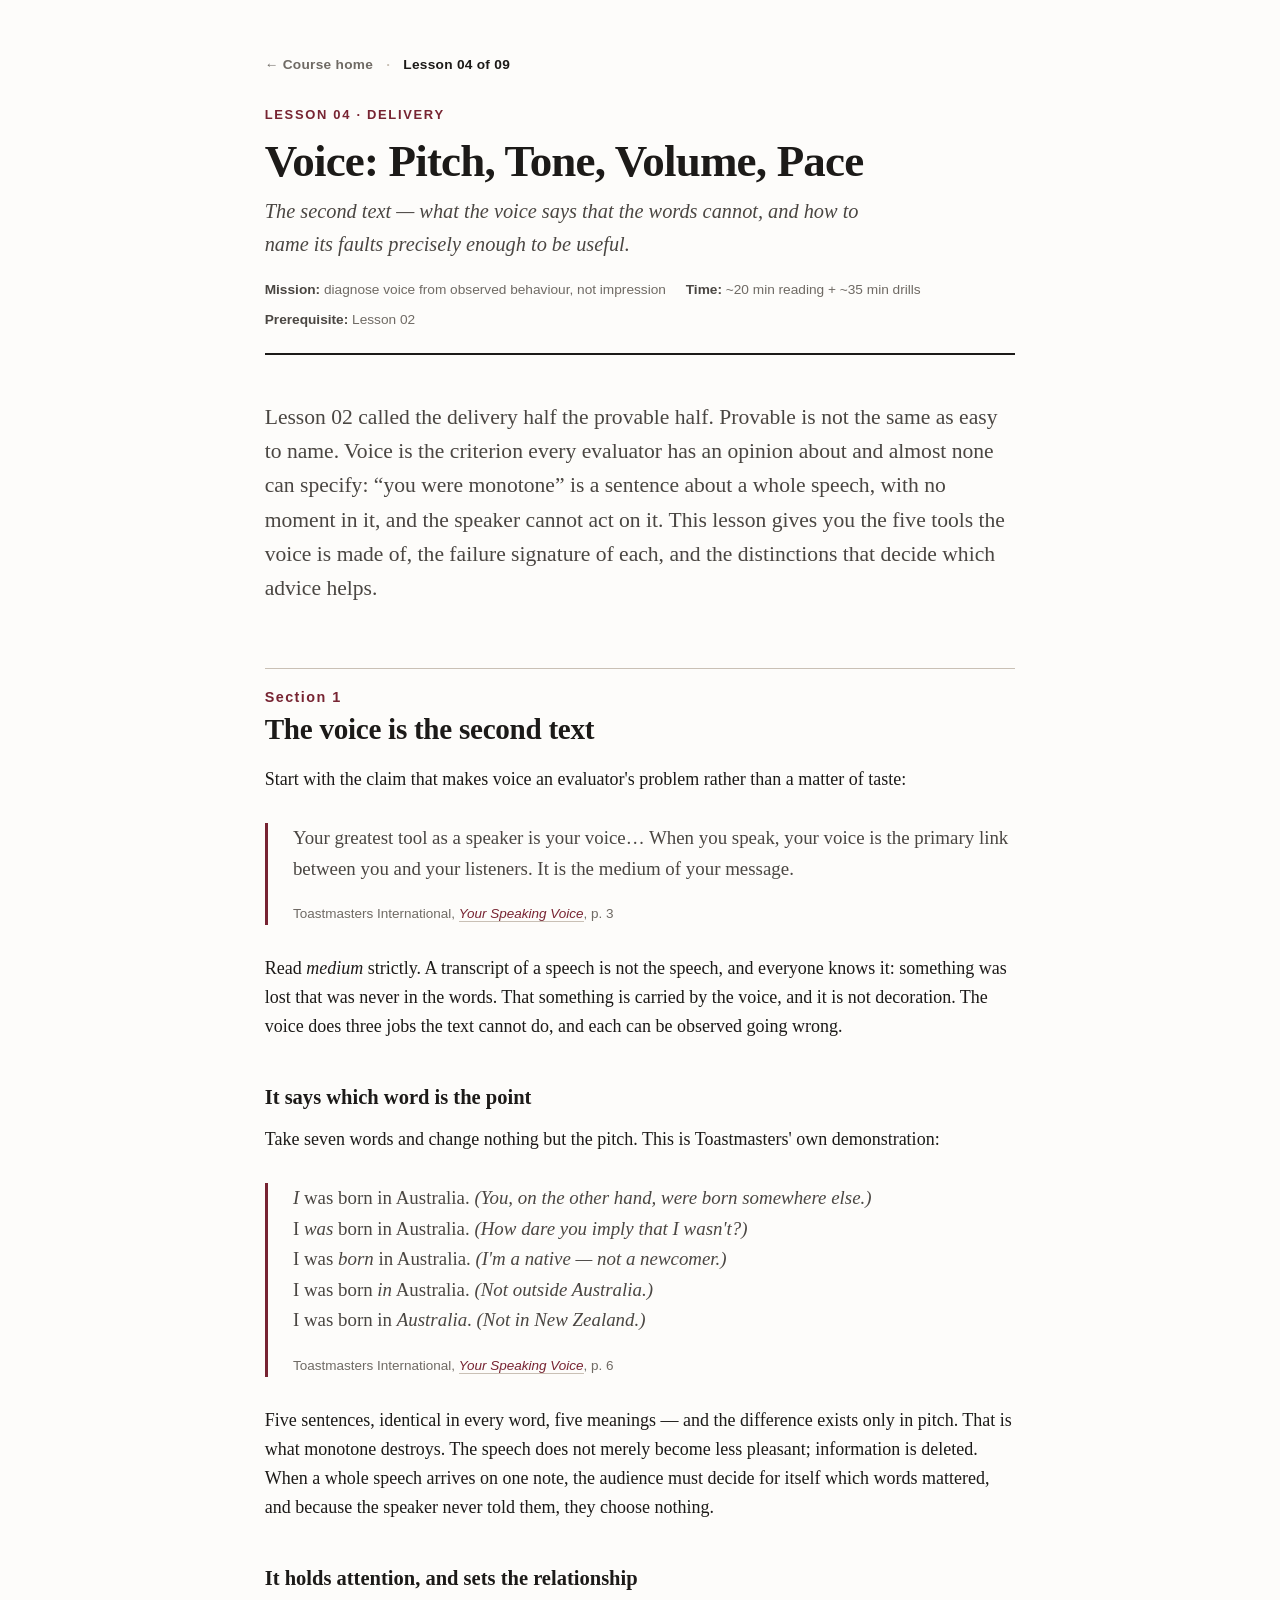
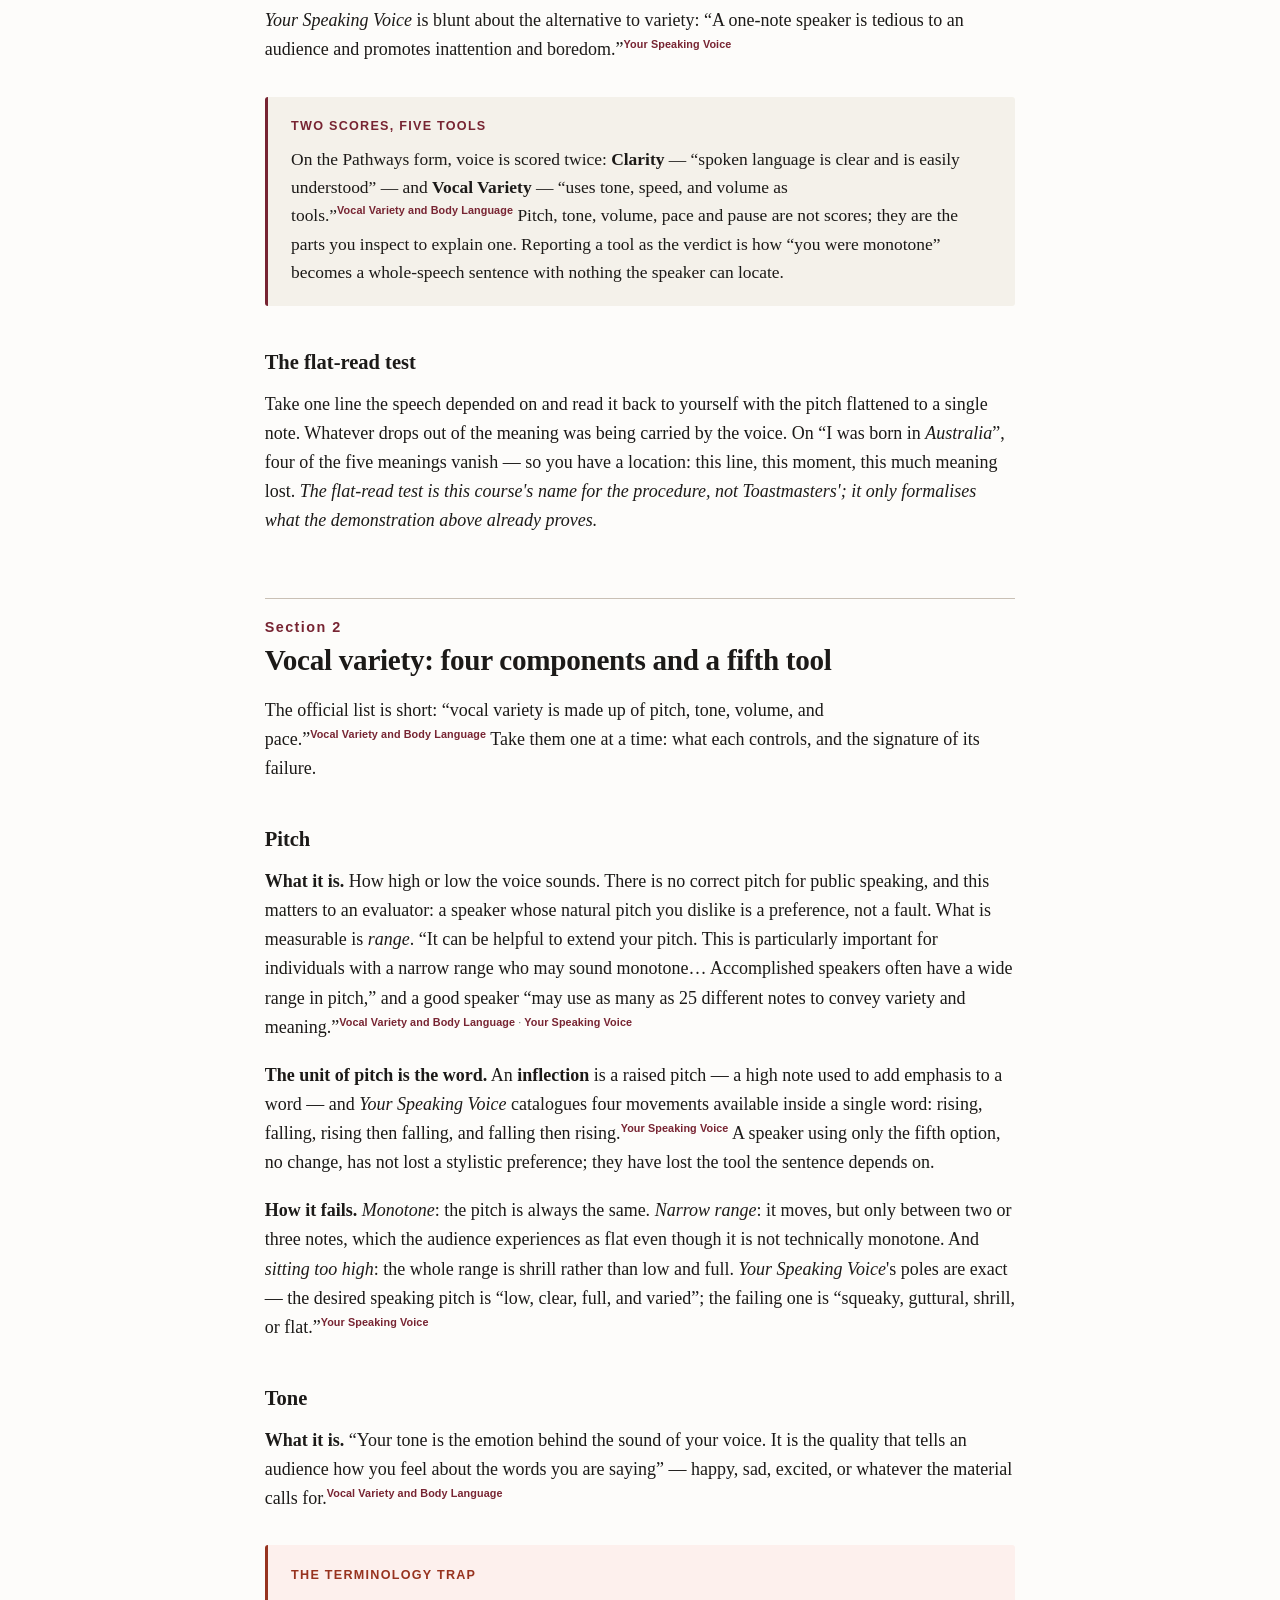
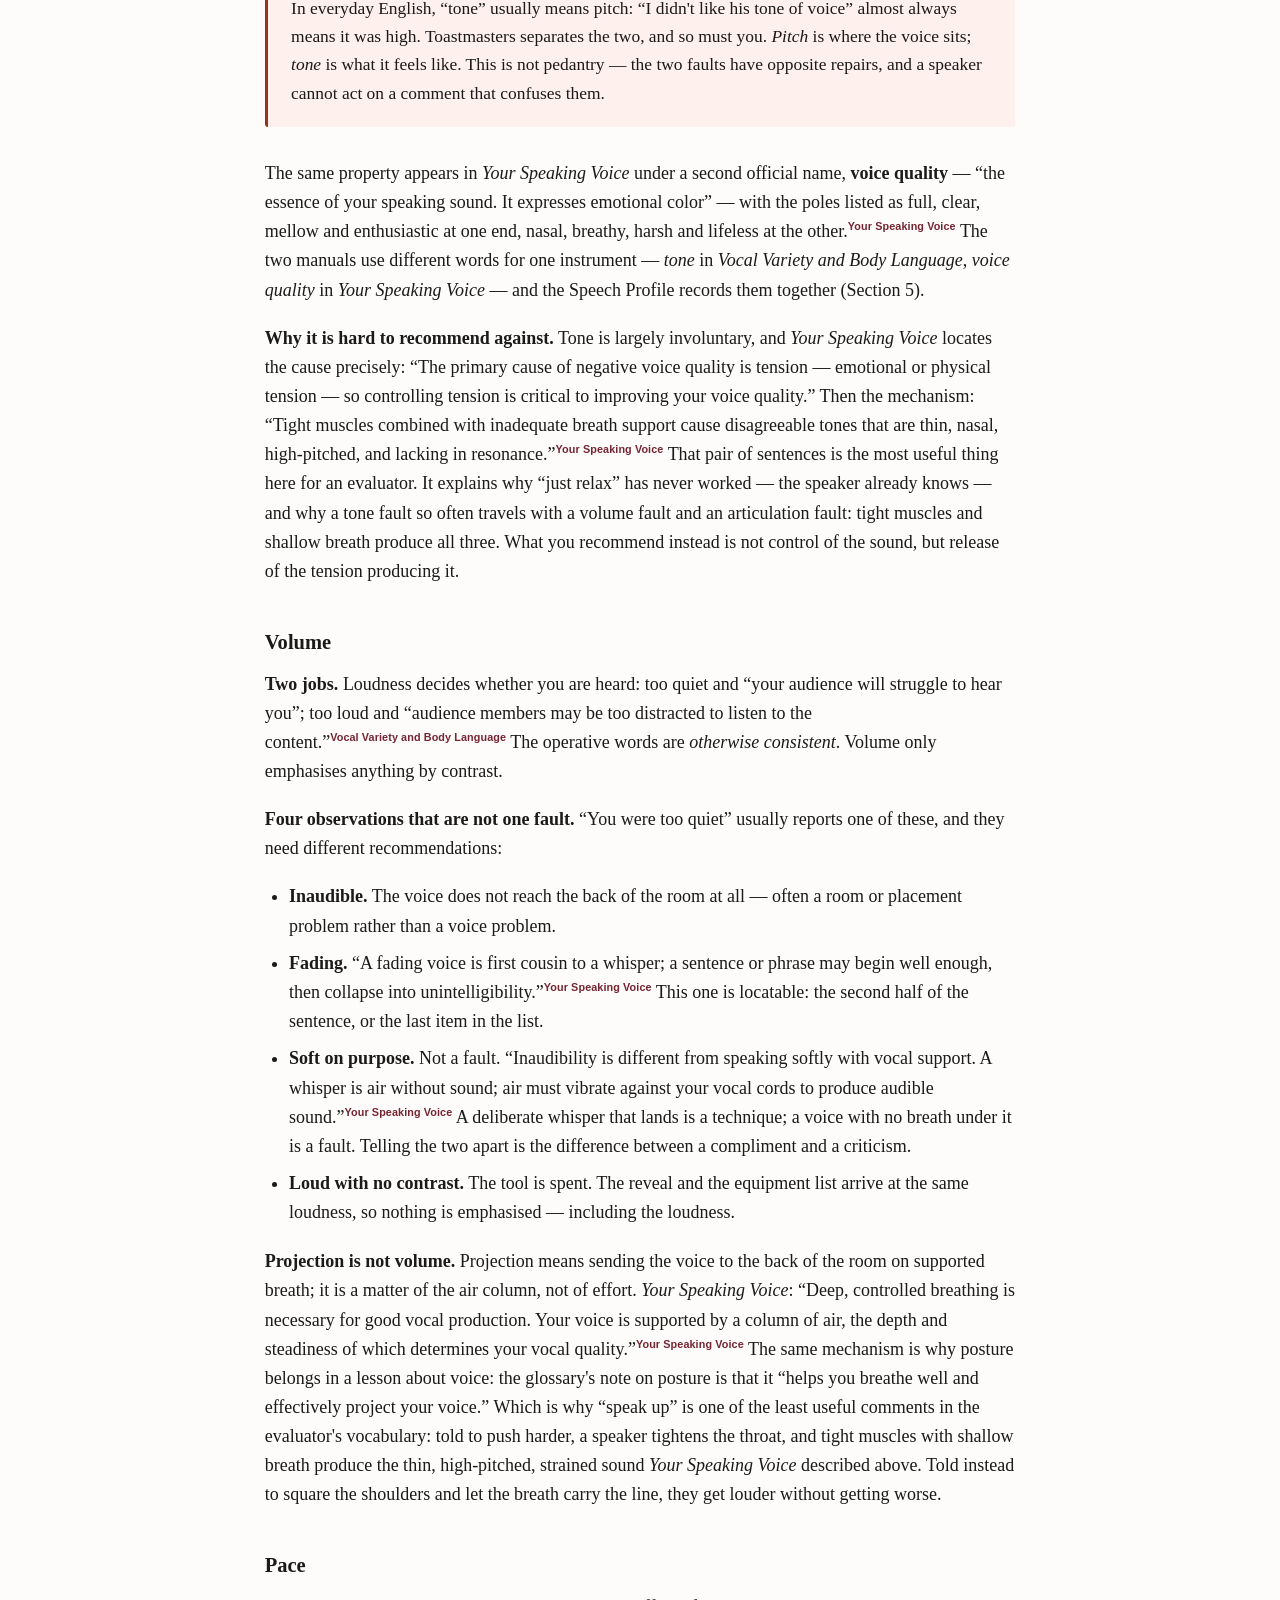
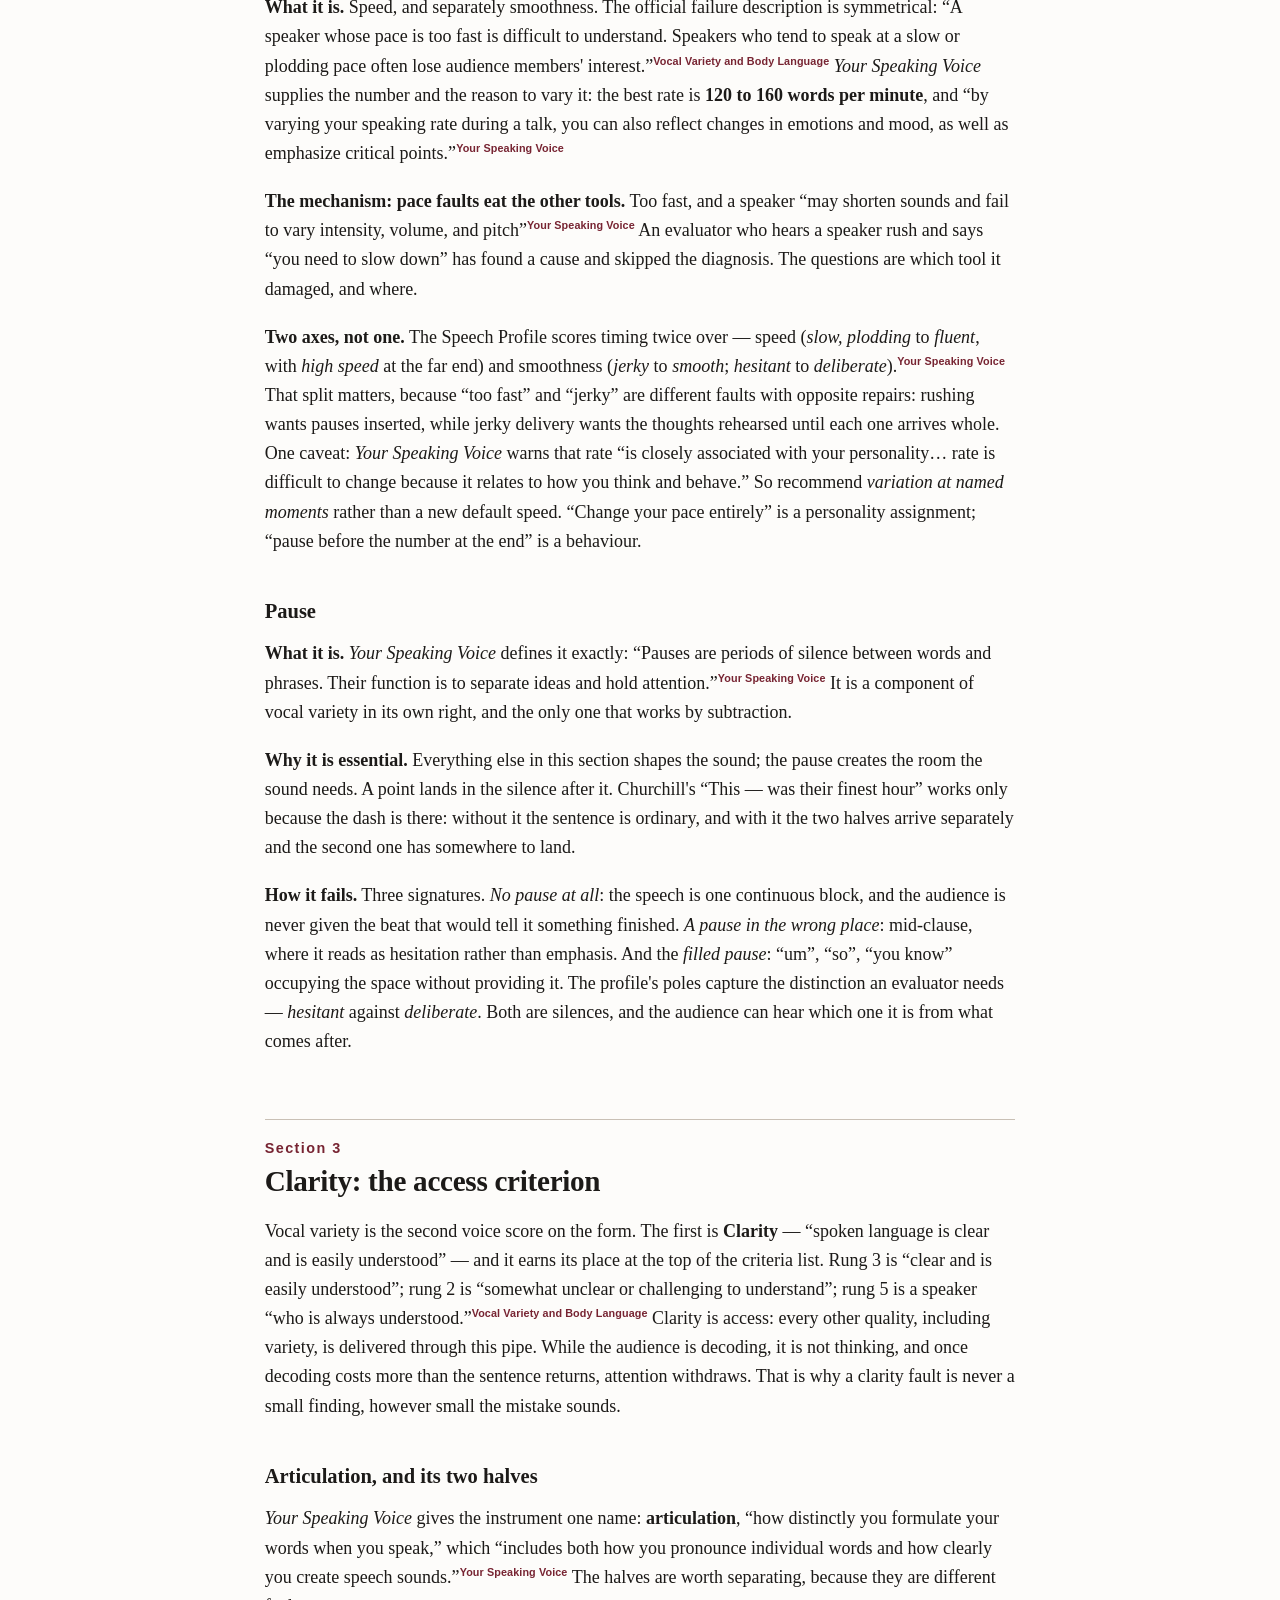
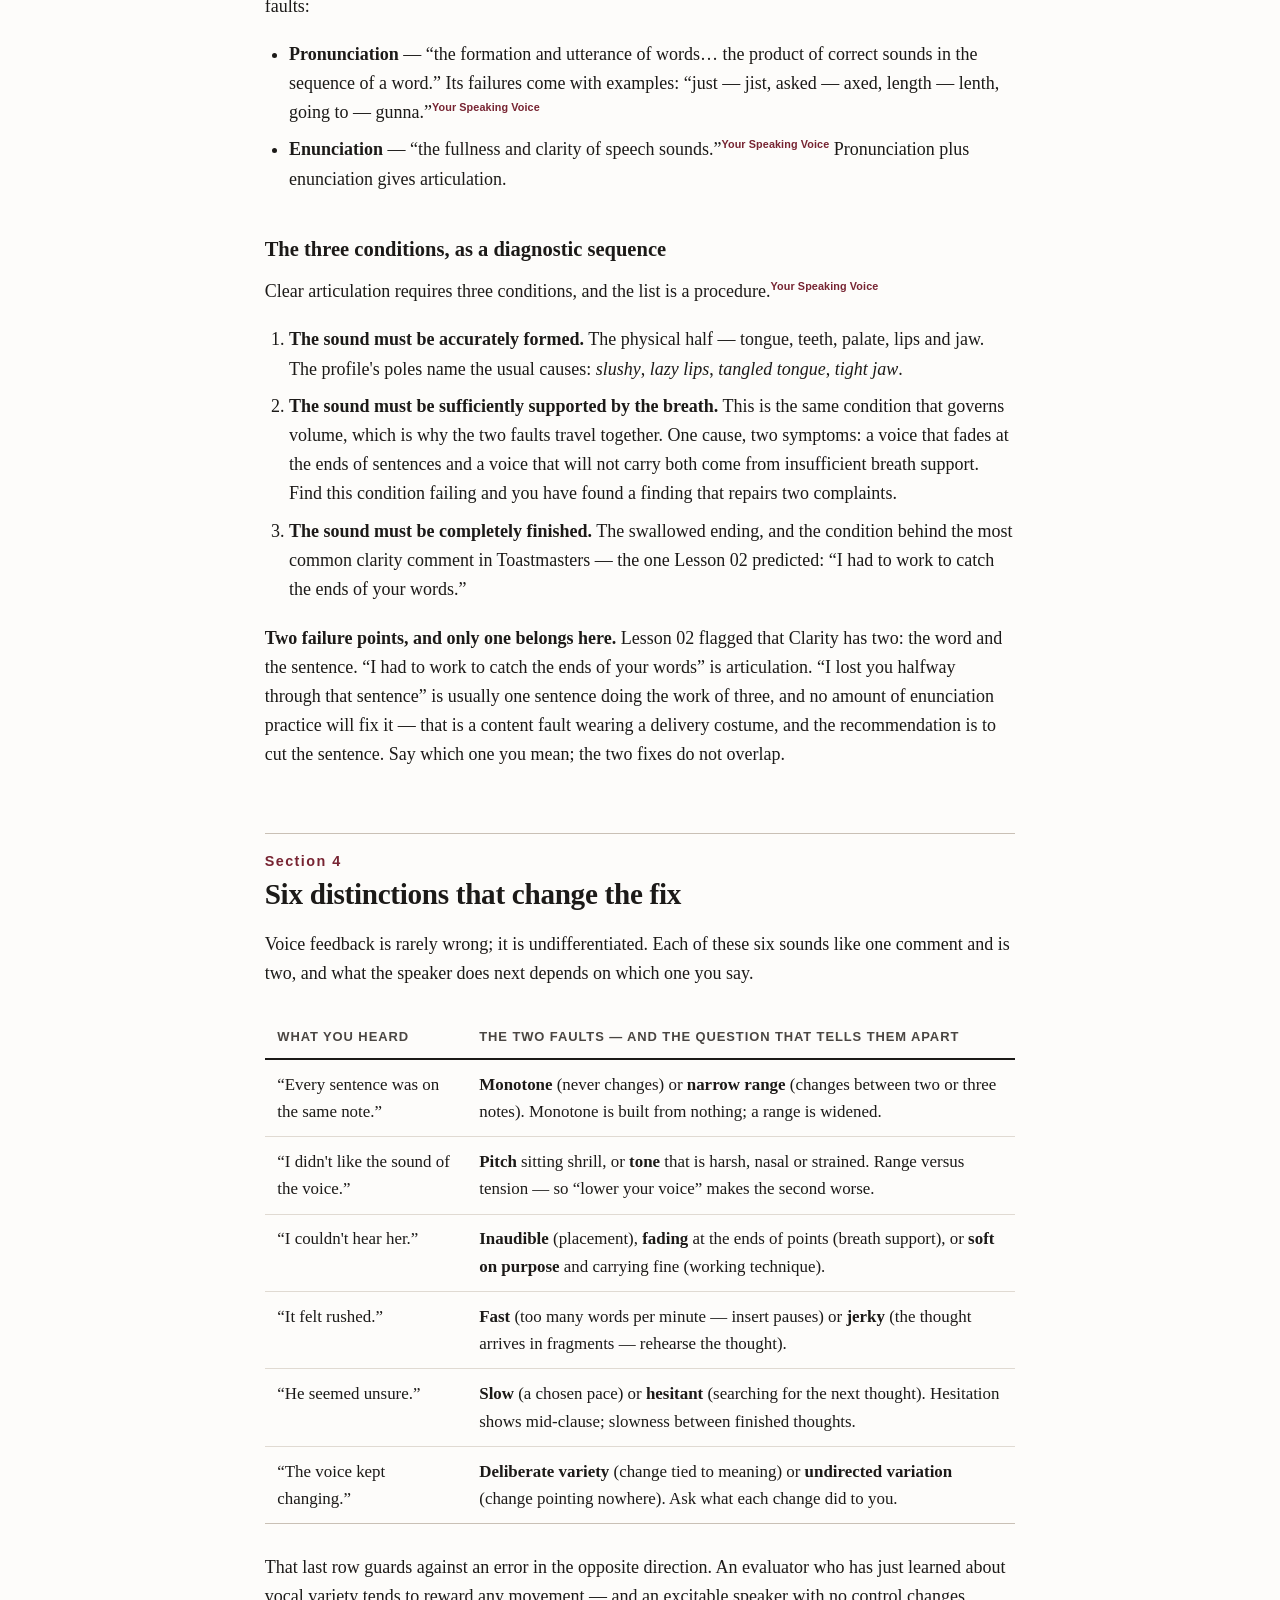
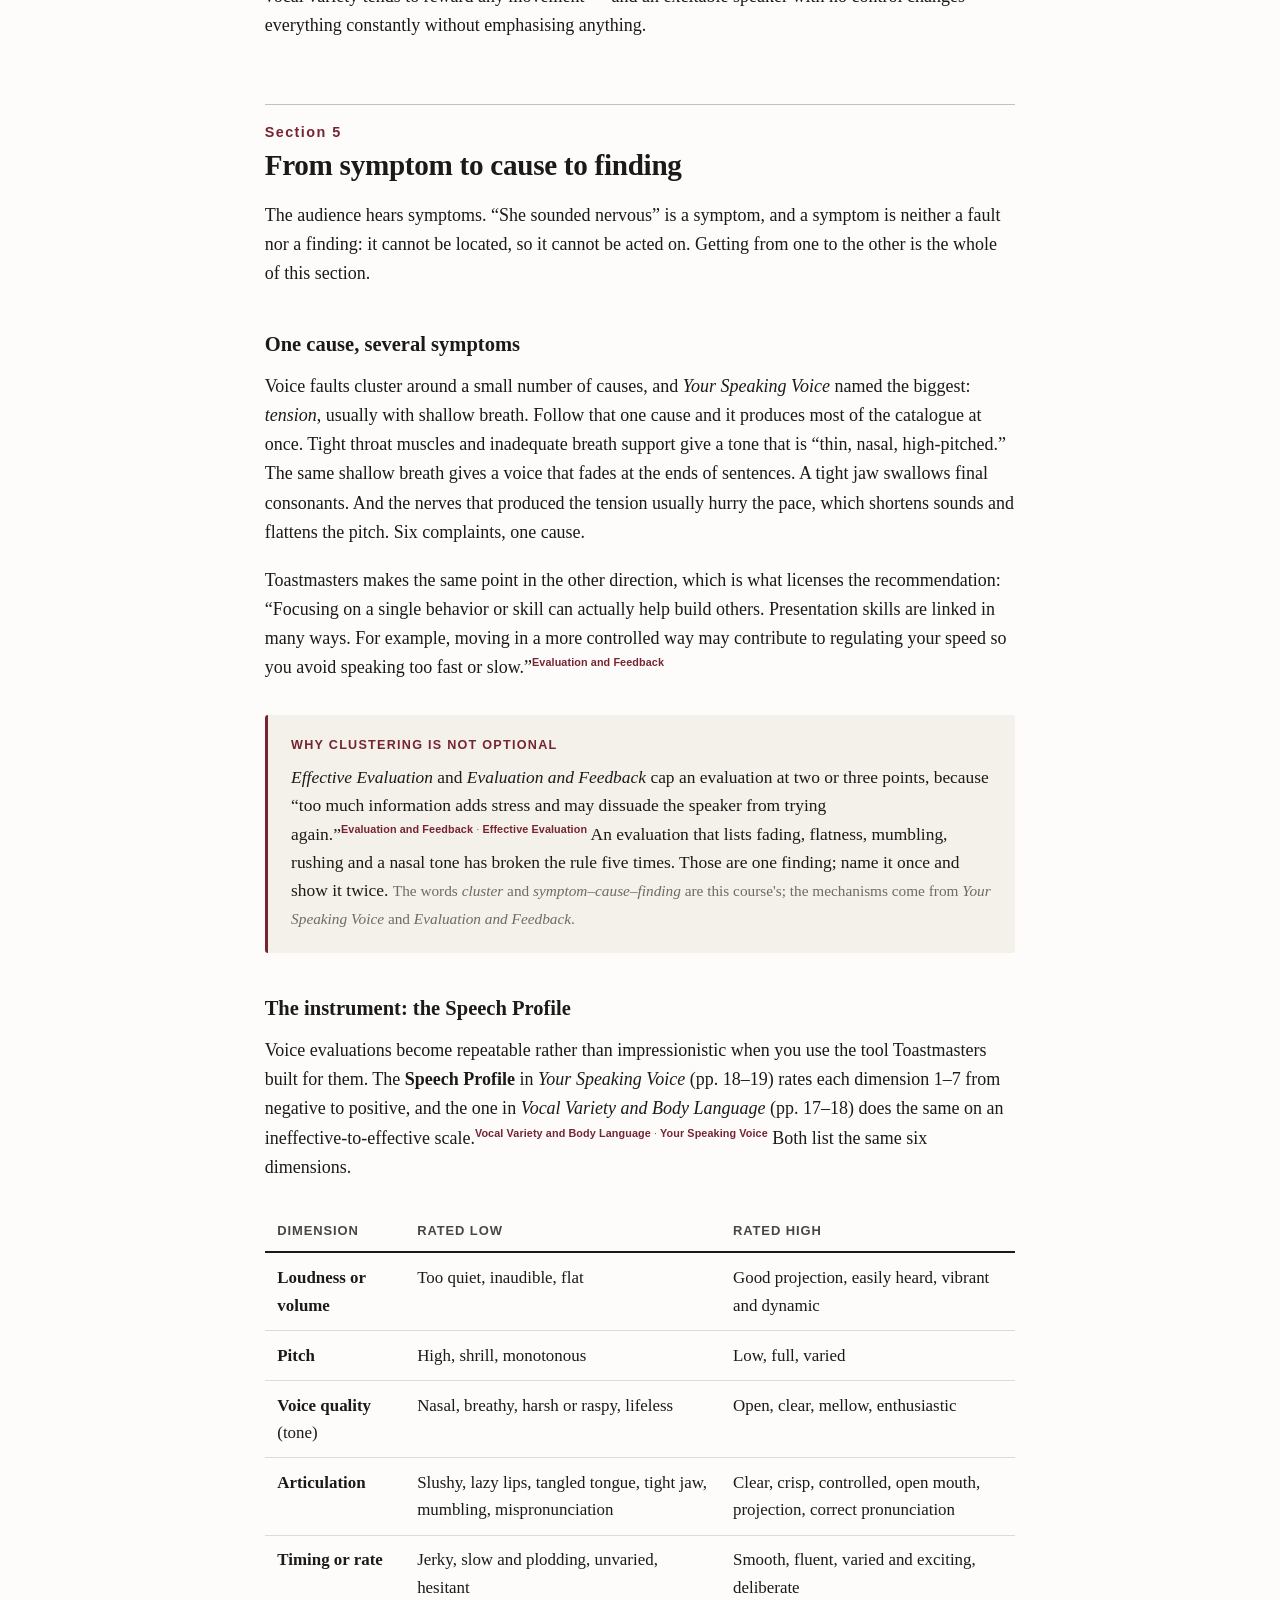
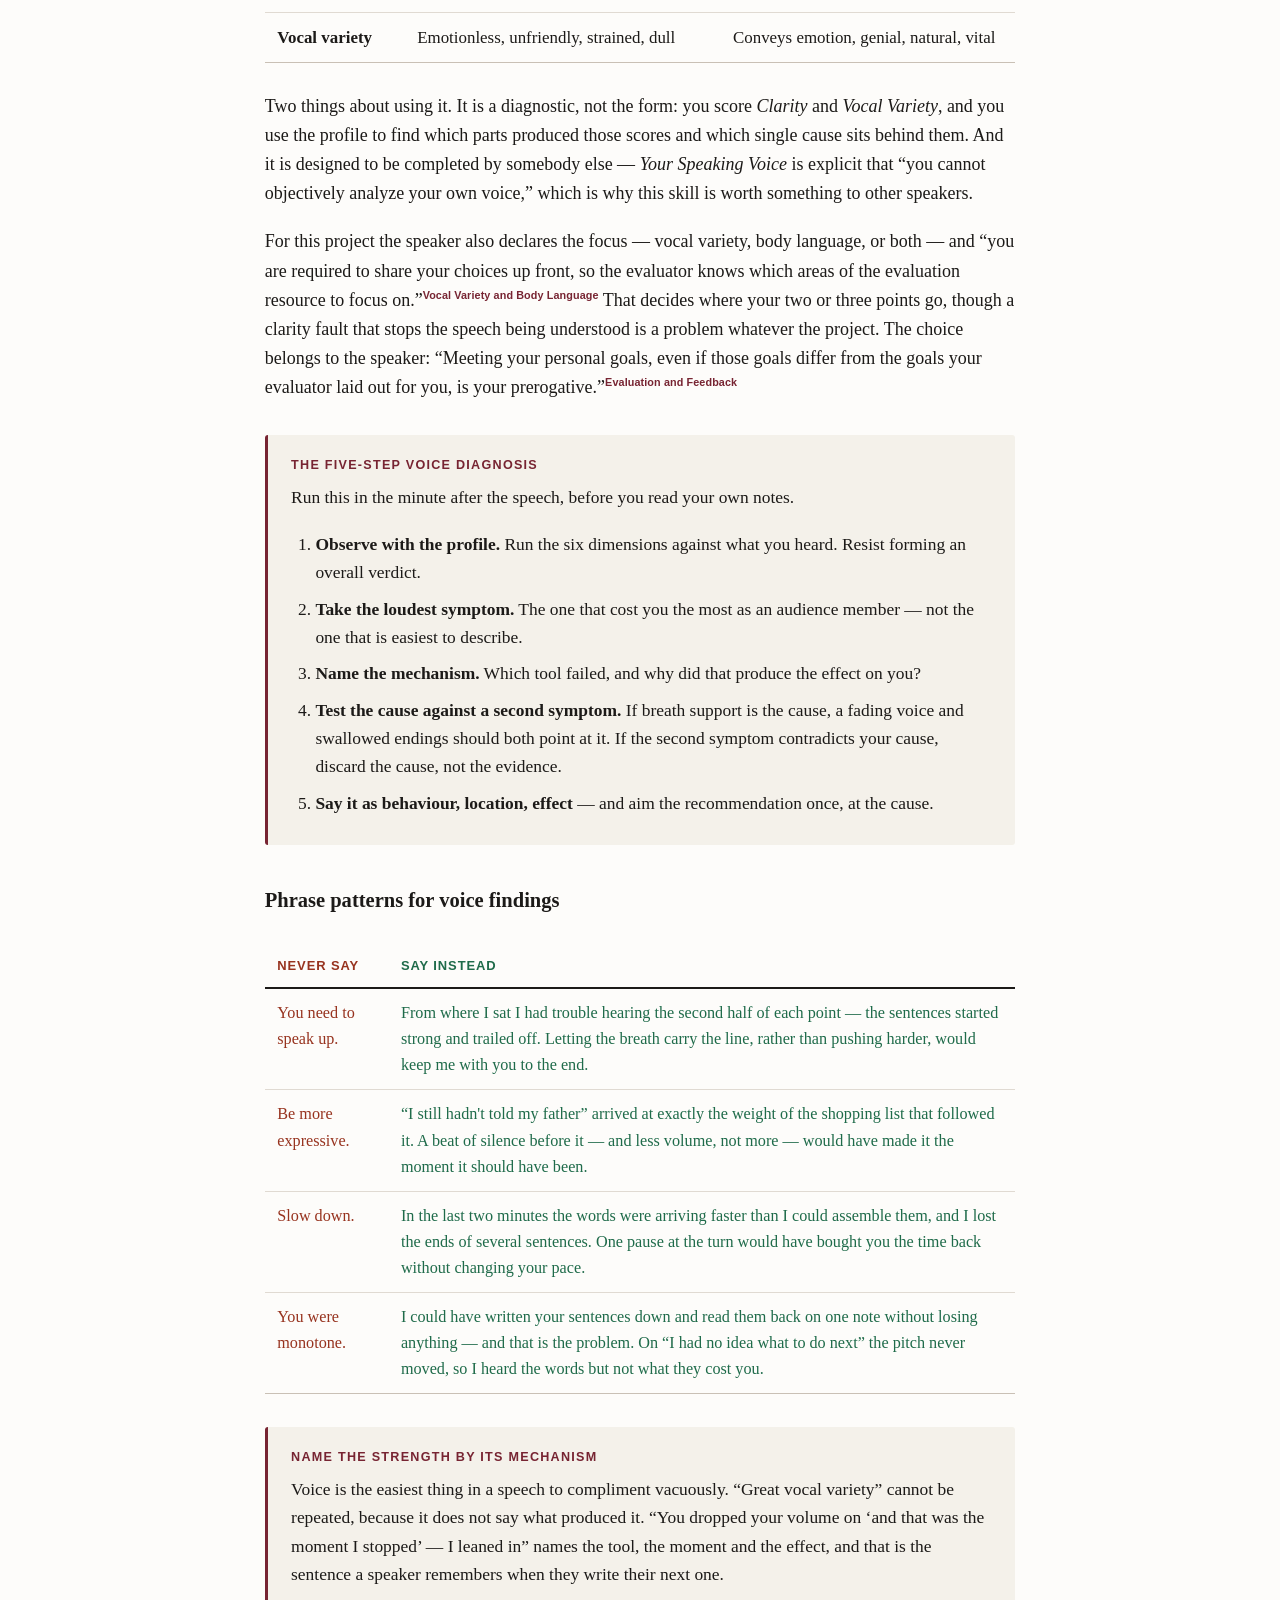
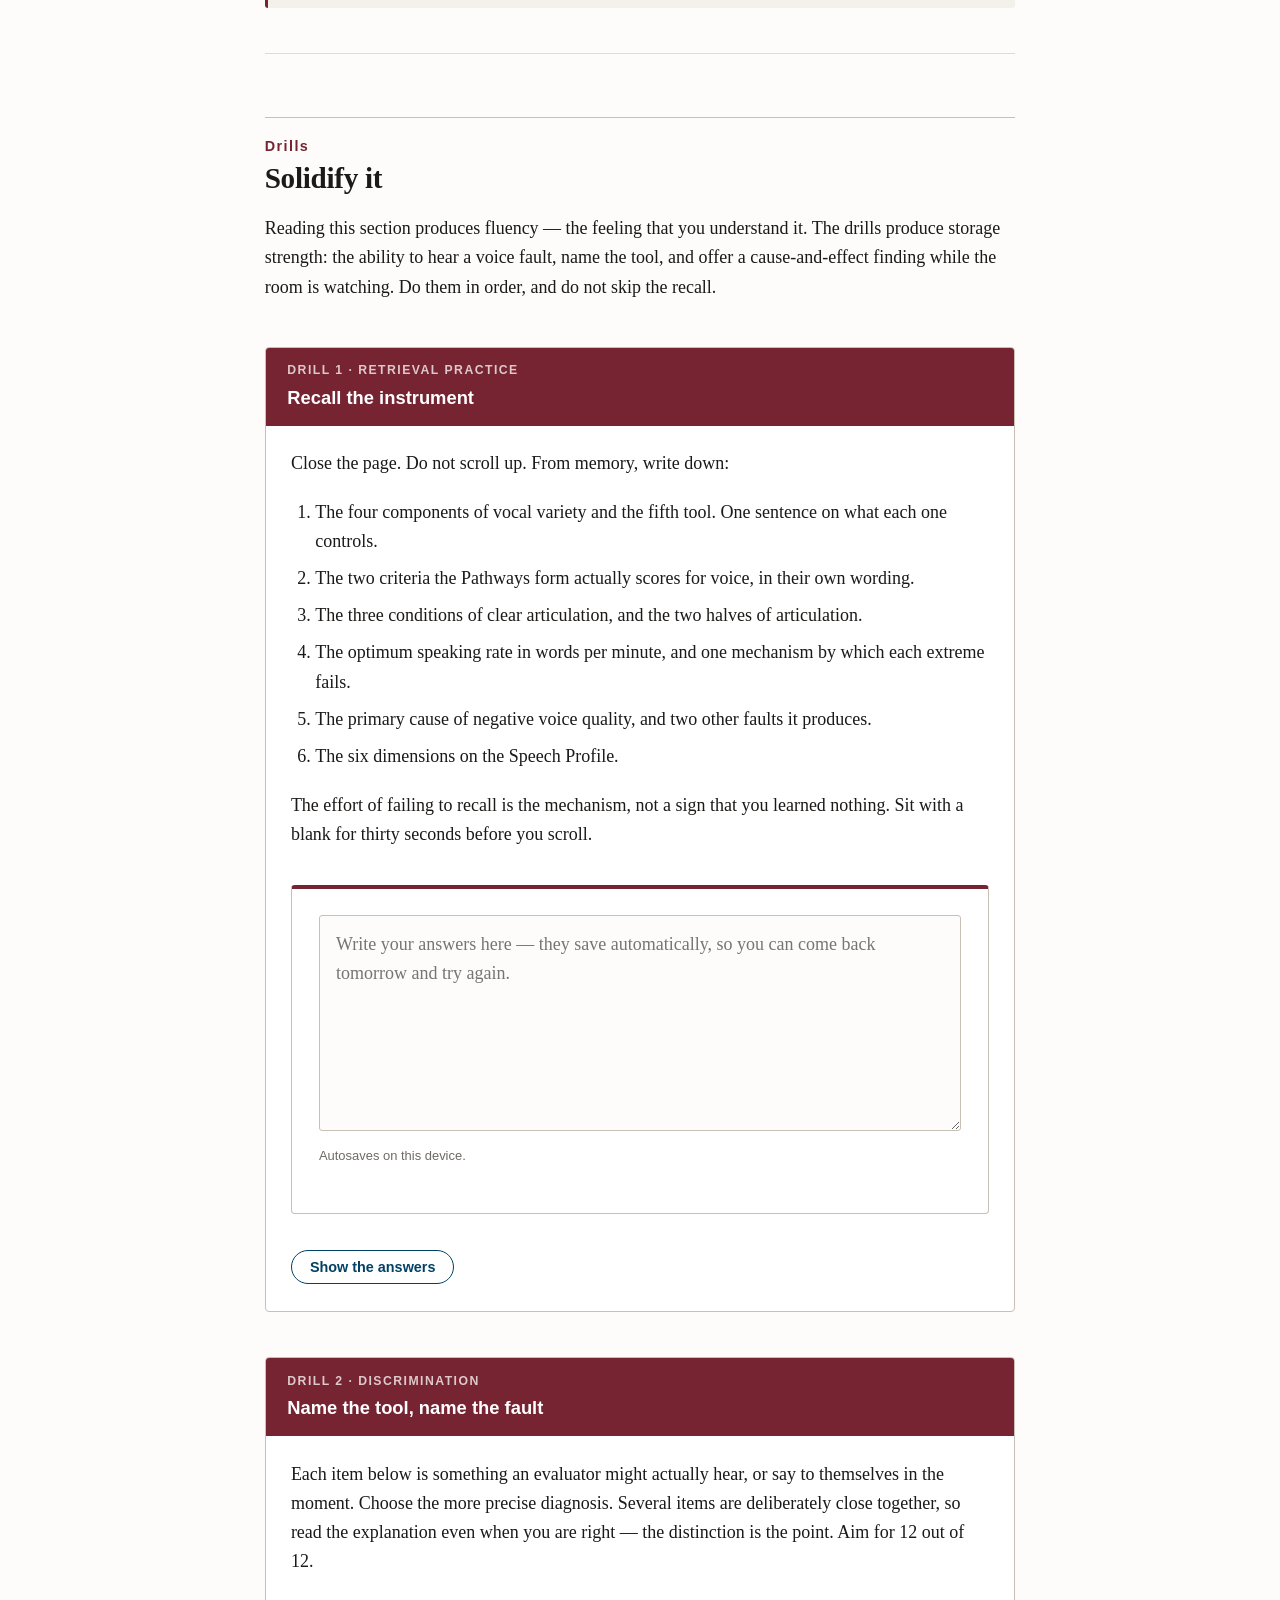
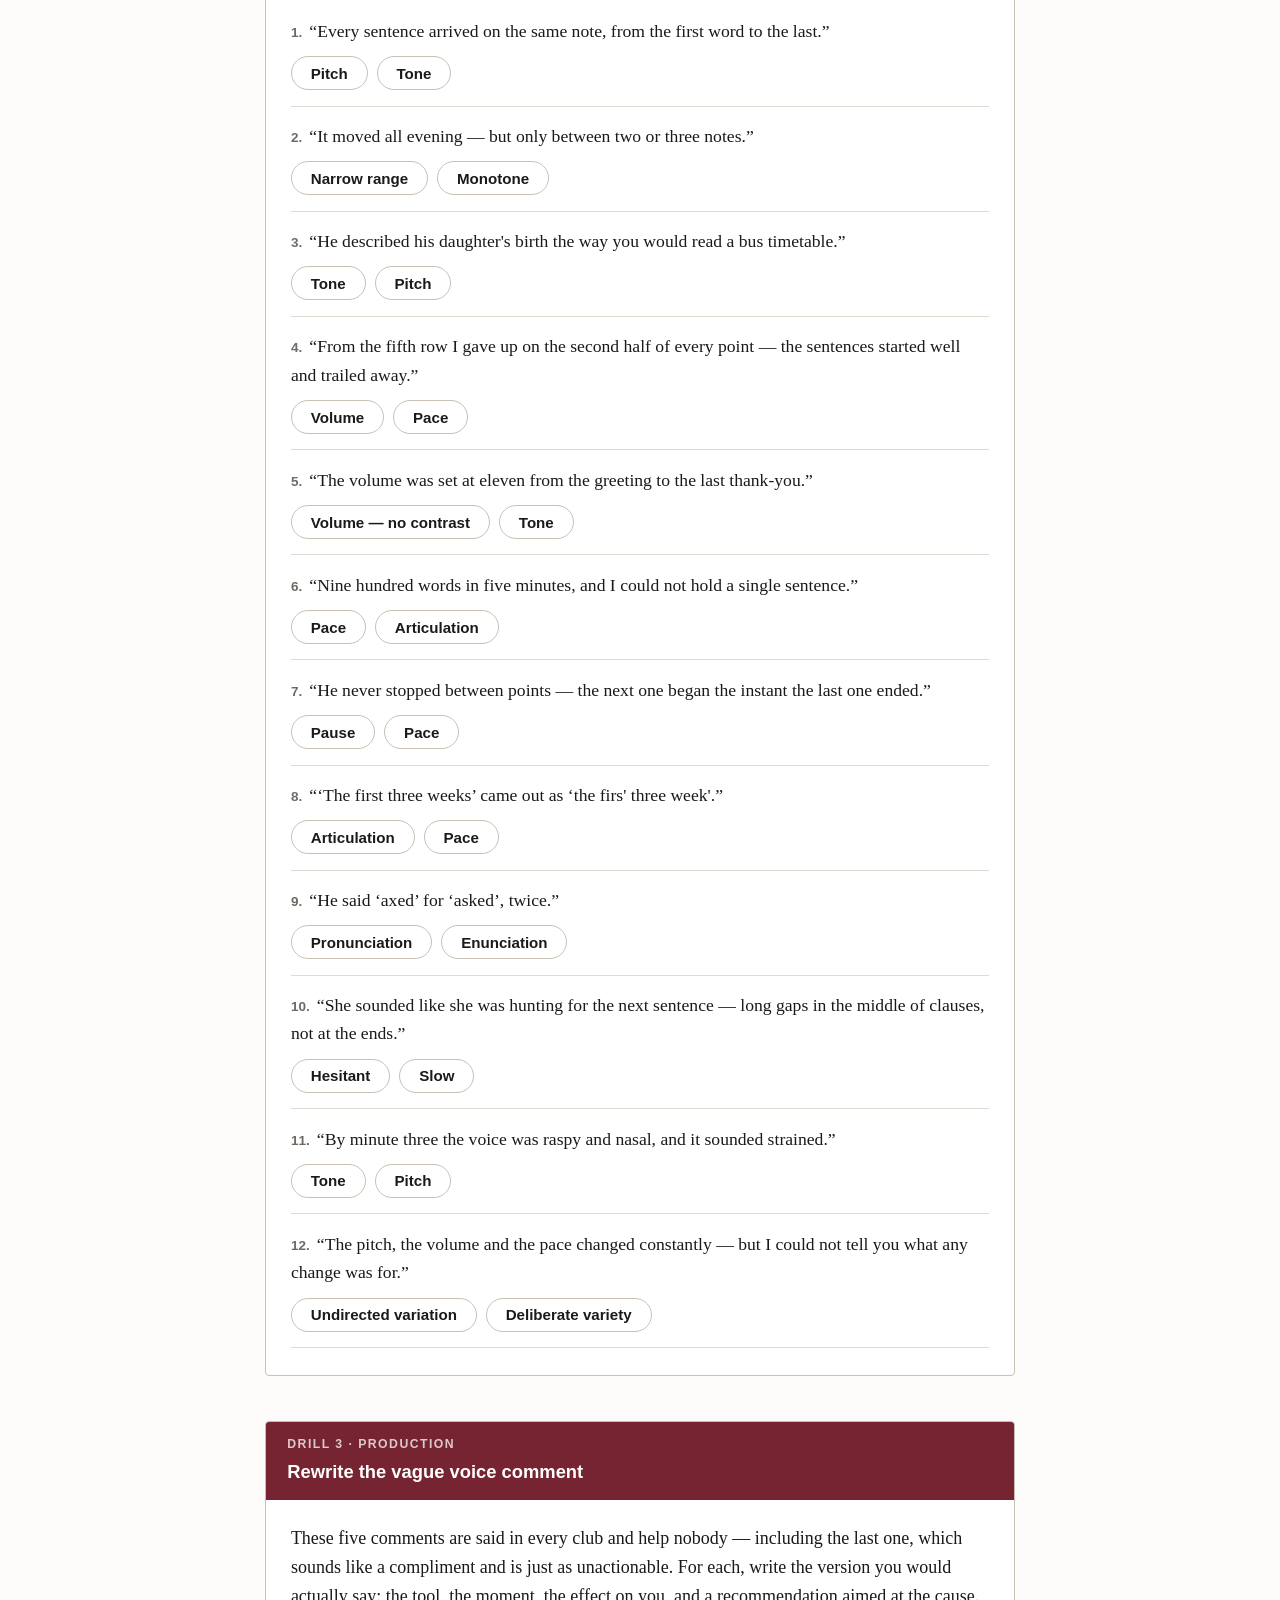
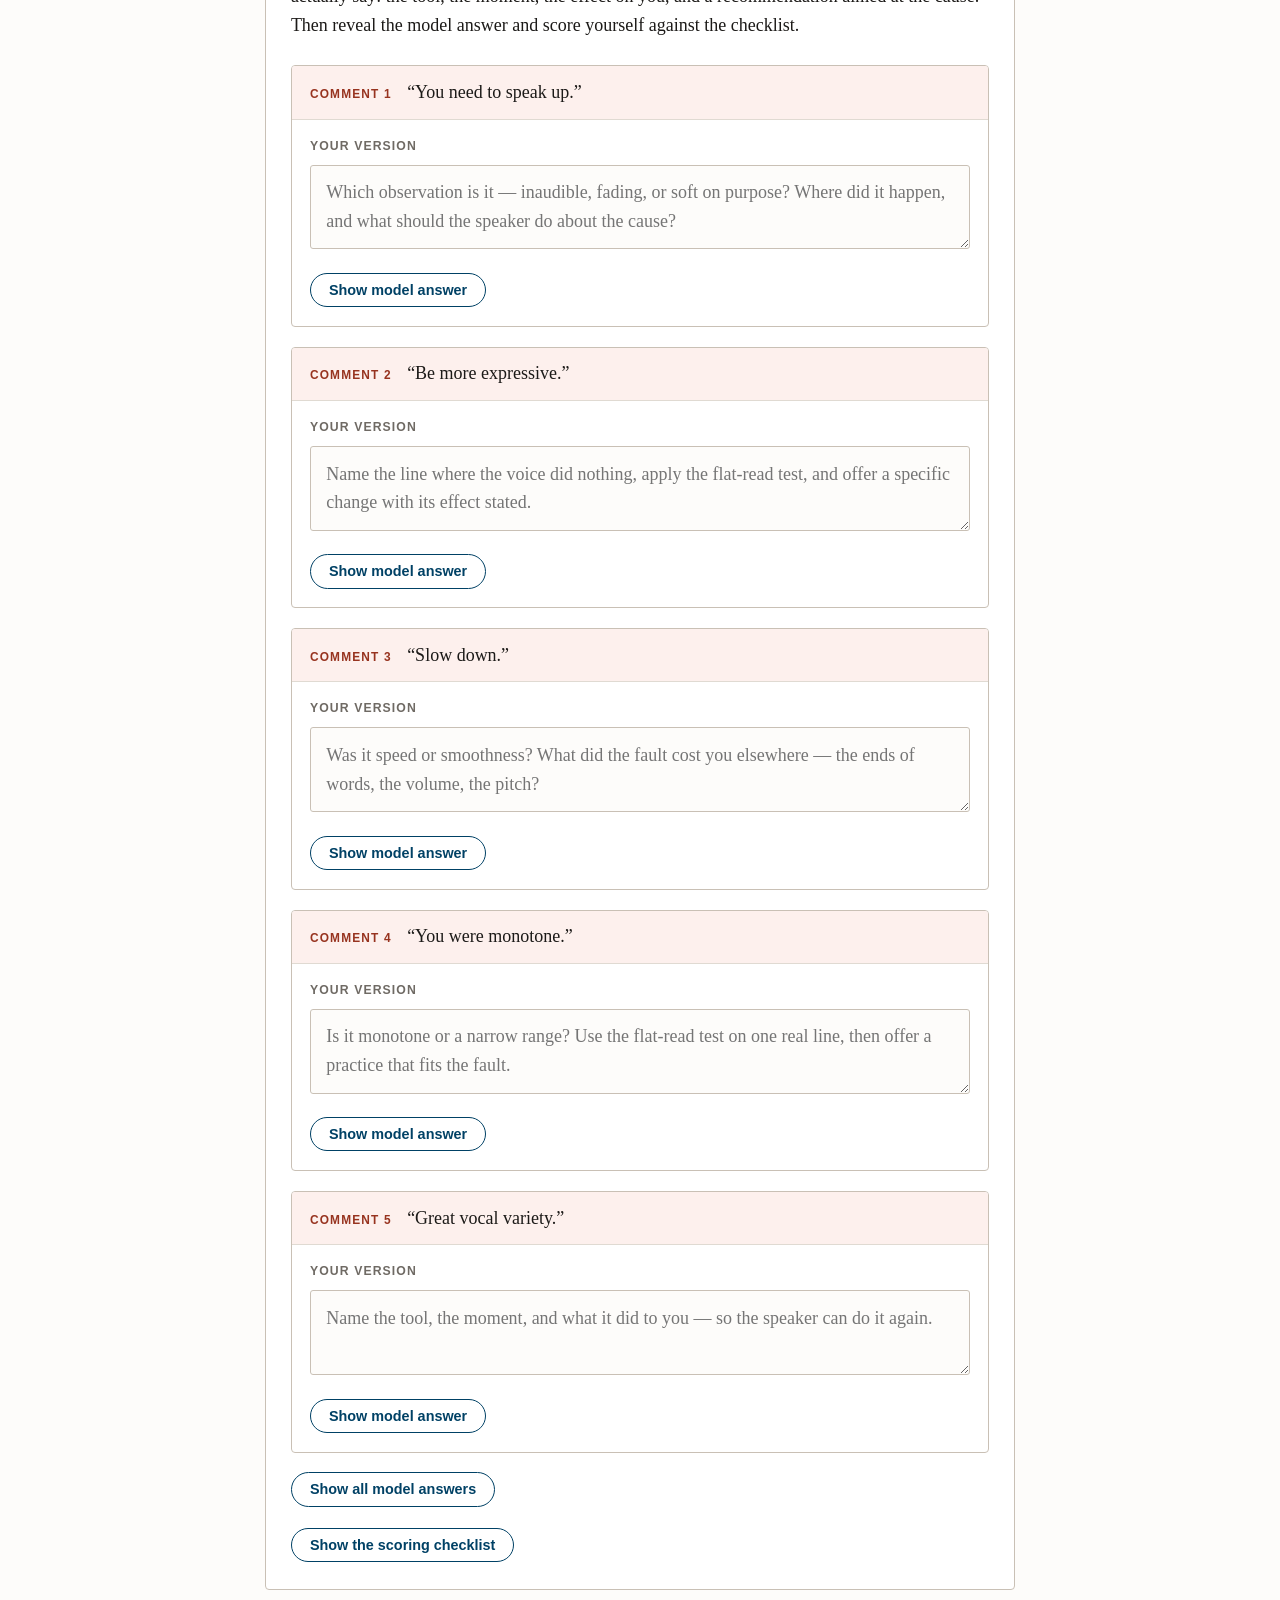
<file: lessons/0004-voice-pitch-tone-volume-pace.html>
<!DOCTYPE html>
<html lang="en">
<head>
<meta charset="utf-8">
<meta name="viewport" content="width=device-width, initial-scale=1">
<title>Lesson 04 — Voice: Pitch, Tone, Volume, Pace</title>
<link rel="stylesheet" href="../assets/course.css">
</head>
<body>
<div class="wrap">

<p class="topnav"><a href="../index.html">← Course home</a>
  <span class="sep">·</span> Lesson 04 of 09</p>

<header class="masthead">
  <p class="eyebrow">Lesson 04 · Delivery</p>
  <h1>Voice: Pitch, Tone, Volume, Pace</h1>
  <p class="subtitle">The second text — what the voice says that the words cannot, and how to
  name its faults precisely enough to be useful.</p>
  <div class="metabar">
    <span><b>Mission:</b> diagnose voice from observed behaviour, not impression</span>
    <span><b>Time:</b> ~20 min reading + ~35 min drills</span>
    <span><b>Prerequisite:</b> Lesson 02</span>
  </div>
</header>


<p class="lede">Lesson 02 called the delivery half the provable half. Provable is not the same as
easy to name. Voice is the criterion every evaluator has an opinion about and almost none can
specify: “you were monotone” is a sentence about a whole speech, with no moment in it, and the
speaker cannot act on it. This lesson gives you the five tools the voice is made of, the failure
signature of each, and the distinctions that decide which advice helps.</p>

<h2><span class="num">Section 1</span>The voice is the second text</h2>

<p>Start with the claim that makes voice an evaluator's problem rather than a matter of taste:</p>

<blockquote>
  <p>Your greatest tool as a speaker is your voice&hellip; When you speak, your voice is the
  primary link between you and your listeners. It is the medium of your message.</p>
  <cite>Toastmasters International, <a href="#s2"><i>Your Speaking Voice</i></a>, p. 3</cite>
</blockquote>

<p>Read <em>medium</em> strictly. A transcript of a speech is not the speech, and everyone knows
it: something was lost that was never in the words. That something is carried by the voice, and it
is not decoration. The voice does three jobs the text cannot do, and each can be observed going
wrong.</p>

<h3>It says which word is the point</h3>

<p>Take seven words and change nothing but the pitch. This is Toastmasters' own demonstration:</p>

<blockquote>
  <p><em>I</em> was born in Australia. <em>(You, on the other hand, were born somewhere else.)</em><br>
  I <em>was</em> born in Australia. <em>(How dare you imply that I wasn't?)</em><br>
  I was <em>born</em> in Australia. <em>(I'm a native — not a newcomer.)</em><br>
  I was born <em>in</em> Australia. <em>(Not outside Australia.)</em><br>
  I was born in <em>Australia</em>. <em>(Not in New Zealand.)</em></p>
  <cite>Toastmasters International, <a href="#s2"><i>Your Speaking Voice</i></a>, p. 6</cite>
</blockquote>

<p>Five sentences, identical in every word, five meanings — and the difference exists only in
pitch. That is what monotone destroys. The speech does not merely become less pleasant;
information is deleted. When a whole speech arrives on one note, the audience must decide for
itself which words mattered, and because the speaker never told them, they choose nothing.</p>

<h3>It holds attention, and sets the relationship</h3>

<p><i>Your Speaking Voice</i> is blunt about the alternative to variety: “A one-note speaker is tedious to an
audience and promotes inattention and boredom.”<sup class="cite"><a href="#s2" title="Your Speaking Voice (Item 199, Rev. 6/2011), pp. 3, 5">Your Speaking Voice</a></sup></p>

<div class="key">
  <span class="label">Two scores, five tools</span>
  <p>On the Pathways form, voice is scored twice: <strong>Clarity</strong> — “spoken language is
  clear and is easily understood” — and <strong>Vocal Variety</strong> — “uses tone, speed, and
  volume as tools.”<sup class="cite"><a href="#s1" title="Introduction to Vocal Variety and Body Language (Item 8104, Rev. 10/2021), pp. 14–16">Vocal Variety and Body Language</a></sup> Pitch, tone, volume, pace and pause
  are not scores; they are the parts you inspect to explain one. Reporting a tool as the verdict is
  how “you were monotone” becomes a whole-speech sentence with nothing the speaker can locate.</p>
</div>

<h3>The flat-read test</h3>

<p>Take one line the speech depended on and read it back to yourself with the pitch flattened to a
single note. Whatever drops out of the meaning was being carried by the voice. On “I was born in
<em>Australia</em>”, four of the five meanings vanish — so you have a location: this line, this
moment, this much meaning lost. <em>The flat-read test is this course's name for the procedure,
not Toastmasters'; it only formalises what the demonstration above already proves.</em></p>

<h2><span class="num">Section 2</span>Vocal variety: four components and a fifth tool</h2>

<p>The official list is short: “vocal variety is made up of pitch, tone, volume, and
pace.”<sup class="cite"><a href="#s1" title="Introduction to Vocal Variety and Body Language (Item 8104, Rev. 10/2021), p. 5">Vocal Variety and Body Language</a></sup> Take them one at a
time: what each controls, and the signature of its failure.</p>

<h3>Pitch</h3>

<p><strong>What it is.</strong> How high or low the voice sounds. There is no correct pitch for
public speaking, and this matters to an evaluator: a speaker whose natural pitch you dislike is a
preference, not a fault. What is measurable is <em>range</em>. “It can be helpful to extend your
pitch. This is particularly important for individuals with a narrow range who may sound
monotone&hellip; Accomplished speakers often have a wide range in pitch,” and a good speaker “may
use as many as 25 different notes to convey variety and
meaning.”<sup class="cite"><a href="#s1" title="Introduction to Vocal Variety and Body Language (Item 8104, Rev. 10/2021), p. 6">Vocal Variety and Body Language</a>
  <span class="sep">·</span>
  <a href="#s2" title="Your Speaking Voice (Item 199, Rev. 6/2011), p. 6">Your Speaking Voice</a></sup></p>

<p><strong>The unit of pitch is the word.</strong> An <strong>inflection</strong> is a raised pitch
— a high note used to add emphasis to a word — and <i>Your Speaking Voice</i> catalogues four movements available
inside a single word: rising, falling, rising then falling, and falling then
rising.<sup class="cite"><a href="#s2" title="Your Speaking Voice (Item 199, Rev. 6/2011), p. 6">Your Speaking Voice</a></sup> A speaker using only the fifth option, no
change, has not lost a stylistic preference; they have lost the tool the sentence depends on.</p>

<p><strong>How it fails.</strong> <em>Monotone</em>: the pitch is always the same.
<em>Narrow range</em>: it moves, but only between two or three notes, which the audience
experiences as flat even though it is not technically monotone. And <em>sitting too high</em>: the
whole range is shrill rather than low and full. <i>Your Speaking Voice</i>'s poles are exact — the desired speaking
pitch is “low, clear, full, and varied”; the failing one is “squeaky, guttural, shrill, or
flat.”<sup class="cite"><a href="#s2" title="Your Speaking Voice (Item 199, Rev. 6/2011), p. 5">Your Speaking Voice</a></sup></p>

<h3>Tone</h3>

<p><strong>What it is.</strong> “Your tone is the emotion behind the sound of your voice. It is
the quality that tells an audience how you feel about the words you are saying” — happy, sad,
excited, or whatever the material calls for.<sup class="cite"><a href="#s1" title="Introduction to Vocal Variety and Body Language (Item 8104, Rev. 10/2021), p. 7">Vocal Variety and Body Language</a></sup></p>

<div class="warn">
  <span class="label">The terminology trap</span>
  <p>In everyday English, “tone” usually means pitch: “I didn't like his tone of voice” almost
  always means it was high. Toastmasters separates the two, and so must you. <em>Pitch</em> is
  where the voice sits; <em>tone</em> is what it feels like. This is not pedantry — the two faults
  have opposite repairs, and a speaker cannot act on a comment that confuses them.</p>
</div>

<p>The same property appears in <i>Your Speaking Voice</i> under a second official name,
<strong>voice quality</strong> — “the essence of your speaking sound. It expresses emotional
color” — with the poles listed as full, clear, mellow and enthusiastic at one end, nasal, breathy,
harsh and lifeless at the other.<sup class="cite"><a href="#s2" title="Your Speaking Voice (Item 199, Rev. 6/2011), p. 5">Your Speaking Voice</a></sup> The two manuals
use different words for one instrument — <em>tone</em> in <i>Vocal Variety and Body Language</i>,
<em>voice quality</em> in <i>Your Speaking Voice</i> — and the Speech Profile records them together
(Section 5).</p>

<p><strong>Why it is hard to recommend against.</strong> Tone is largely involuntary, and <i>Your Speaking Voice</i>
locates the cause precisely: “The primary cause of negative voice quality is tension — emotional or
physical tension — so controlling tension is critical to improving your voice quality.” Then the
mechanism: “Tight muscles combined with inadequate breath support cause disagreeable tones that are
thin, nasal, high-pitched, and lacking in resonance.”<sup class="cite"><a href="#s2" title="Your Speaking Voice (Item 199, Rev. 6/2011), p. 5">Your Speaking Voice</a></sup>
That pair of sentences is the most useful thing here for an evaluator. It explains why “just
relax” has never worked — the speaker already knows — and why a tone fault so often travels with a
volume fault and an articulation fault: tight muscles and shallow breath produce all three. What
you recommend instead is not control of the sound, but release of the tension producing it.</p>

<h3>Volume</h3>

<p><strong>Two jobs.</strong> Loudness decides whether you are heard: too quiet and “your audience
will struggle to hear you”; too loud and “audience members may be too distracted to listen to the
content.”<sup class="cite"><a href="#s1" title="Introduction to Vocal Variety and Body Language (Item 8104, Rev. 10/2021), p. 7">Vocal Variety and Body Language</a></sup> The operative words are
<em>otherwise consistent</em>. Volume only emphasises anything by contrast.</p>

<p><strong>Four observations that are not one fault.</strong> “You were too quiet” usually reports
one of these, and they need different recommendations:</p>

<ul>
  <li><strong>Inaudible.</strong> The voice does not reach the back of the room at all — often a
  room or placement problem rather than a voice problem.</li>
  <li><strong>Fading.</strong> “A fading voice is first cousin to a whisper; a sentence or phrase
  may begin well enough, then collapse into unintelligibility.”<sup class="cite"><a href="#s2" title="Your Speaking Voice (Item 199, Rev. 6/2011), p. 5">Your Speaking Voice</a></sup>
  This one is locatable: the second half of the sentence, or the last item in the list.</li>
  <li><strong>Soft on purpose.</strong> Not a fault. “Inaudibility is different from speaking
  softly with vocal support. A whisper is air without sound; air must vibrate against your vocal
  cords to produce audible sound.”<sup class="cite"><a href="#s2" title="Your Speaking Voice (Item 199, Rev. 6/2011), p. 5">Your Speaking Voice</a></sup> A deliberate whisper
  that lands is a technique; a voice with no breath under it is a fault. Telling the two apart is
  the difference between a compliment and a criticism.</li>
  <li><strong>Loud with no contrast.</strong> The tool is spent. The reveal and the equipment list
  arrive at the same loudness, so nothing is emphasised — including the loudness.</li>
</ul>

<p><strong>Projection is not volume.</strong> Projection means sending the voice to the back of the
room on supported breath; it is a matter of the air column, not of effort. <i>Your Speaking Voice</i>: “Deep,
controlled breathing is necessary for good vocal production. Your voice is supported by a column
of air, the depth and steadiness of which determines your vocal
quality.”<sup class="cite"><a href="#s2" title="Your Speaking Voice (Item 199, Rev. 6/2011), p. 4">Your Speaking Voice</a></sup> The same mechanism is why posture belongs in
a lesson about voice: the glossary's note on posture is that it “helps you breathe well and
effectively project your voice.” Which is why “speak up” is one of the least useful comments in
the evaluator's vocabulary: told to push harder, a speaker tightens the throat, and tight muscles
with shallow breath produce the thin, high-pitched, strained sound <i>Your Speaking Voice</i> described above. Told
instead to square the shoulders and let the breath carry the line, they get louder without getting
worse.</p>

<h3>Pace</h3>

<p><strong>What it is.</strong> Speed, and separately smoothness. The official failure description
is symmetrical: “A speaker whose pace is too fast is difficult to understand. Speakers who tend to
speak at a slow or plodding pace often lose audience members' interest.”<sup class="cite"><a href="#s1" title="Introduction to Vocal Variety and Body Language (Item 8104, Rev. 10/2021), p. 7">Vocal Variety and Body Language</a></sup>
<i>Your Speaking Voice</i> supplies the number and the reason to vary it: the best rate is <strong>120 to 160 words
per minute</strong>, and “by varying your speaking rate during a talk, you can also reflect changes
in emotions and mood, as well as emphasize critical points.”<sup class="cite"><a href="#s2" title="Your Speaking Voice (Item 199, Rev. 6/2011), p. 6">Your Speaking Voice</a></sup></p>

<p><strong>The mechanism: pace faults eat the other tools.</strong> Too fast, and a speaker “may
shorten sounds and fail to vary intensity, volume, and pitch”<sup class="cite"><a href="#s2" title="Your Speaking Voice (Item 199, Rev. 6/2011), p. 6">Your Speaking Voice</a></sup> An evaluator who hears a speaker rush and says
“you need to slow down” has found a cause and skipped the diagnosis. The questions are which tool
it damaged, and where.</p>

<p><strong>Two axes, not one.</strong> The Speech Profile scores timing twice over — speed
(<em>slow, plodding</em> to <em>fluent</em>, with <em>high speed</em> at the far end) and
smoothness (<em>jerky</em> to <em>smooth</em>; <em>hesitant</em> to <em>deliberate</em>).<sup class="cite"><a href="#s2" title="Your Speaking Voice (Item 199, Rev. 6/2011), p. 19">Your Speaking Voice</a></sup>
That split matters, because “too fast” and “jerky” are different faults with opposite repairs:
rushing wants pauses inserted, while jerky delivery wants the thoughts rehearsed until each one
arrives whole. One caveat: <i>Your Speaking Voice</i> warns that rate “is closely associated with your
personality&hellip; rate is difficult to change because it relates to how you think and behave.”
So recommend <em>variation at named moments</em> rather than a new default speed. “Change your pace
entirely” is a personality assignment; “pause before the number at the end” is a behaviour.</p>

<h3>Pause</h3>

<p><strong>What it is.</strong> <i>Your Speaking Voice</i> defines it exactly: “Pauses are periods of silence between
words and phrases. Their function is to separate ideas and hold attention.”<sup class="cite"><a href="#s2" title="Your Speaking Voice (Item 199, Rev. 6/2011), p. 15">Your Speaking Voice</a></sup>
It is a component of vocal variety in its own right, and the only one that works by subtraction.</p>

<p><strong>Why it is essential.</strong> Everything else in this section shapes the sound; the
pause creates the room the sound needs. A point lands in the silence after it. Churchill's “This —
was their finest hour” works only because the dash is there: without it the sentence is ordinary,
and with it the two halves arrive separately and the second one has somewhere to land.</p>

<p><strong>How it fails.</strong> Three signatures. <em>No pause at all</em>: the speech is one
continuous block, and the audience is never given the beat that would tell it something finished.
<em>A pause in the wrong place</em>: mid-clause, where it reads as hesitation rather than emphasis.
And the <em>filled pause</em>: “um”, “so”, “you know” occupying the space without providing it. The
profile's poles capture the distinction an evaluator needs — <em>hesitant</em> against
<em>deliberate</em>. Both are silences, and the audience can hear which one it is from what comes
after.</p>

<h2><span class="num">Section 3</span>Clarity: the access criterion</h2>

<p>Vocal variety is the second voice score on the form. The first is <strong>Clarity</strong> —
“spoken language is clear and is easily understood” — and it earns its place at the top of the
criteria list. Rung 3 is “clear and is easily understood”; rung 2 is “somewhat unclear or
challenging to understand”; rung 5 is a speaker “who is always
understood.”<sup class="cite"><a href="#s1" title="Introduction to Vocal Variety and Body Language (Item 8104, Rev. 10/2021), p. 16">Vocal Variety and Body Language</a></sup> Clarity is access: every other quality,
including variety, is delivered through this pipe. While the audience is decoding, it is not
thinking, and once decoding costs more than the sentence returns, attention withdraws. That is why
a clarity fault is never a small finding, however small the mistake sounds.</p>

<h3>Articulation, and its two halves</h3>

<p><i>Your Speaking Voice</i> gives the instrument one name: <strong>articulation</strong>, “how distinctly you
formulate your words when you speak,” which “includes both how you pronounce individual words and
how clearly you create speech sounds.”<sup class="cite"><a href="#s2" title="Your Speaking Voice (Item 199, Rev. 6/2011), p. 6">Your Speaking Voice</a></sup> The halves are
worth separating, because they are different faults:</p>

<ul>
  <li><strong>Pronunciation</strong> — “the formation and utterance of words&hellip; the product of
  correct sounds in the sequence of a word.” Its failures come with examples: “just — jist, asked —
  axed, length — lenth, going to — gunna.”<sup class="cite"><a href="#s2" title="Your Speaking Voice (Item 199, Rev. 6/2011), p. 6">Your Speaking Voice</a></sup></li>
  <li><strong>Enunciation</strong> — “the fullness and clarity of speech sounds.”<sup class="cite"><a href="#s2" title="Your Speaking Voice (Item 199, Rev. 6/2011), p. 6">Your Speaking Voice</a></sup>
  Pronunciation plus enunciation gives articulation.</li>
</ul>

<h3>The three conditions, as a diagnostic sequence</h3>

<p>Clear articulation requires three conditions, and the list is a
procedure.<sup class="cite"><a href="#s2" title="Your Speaking Voice (Item 199, Rev. 6/2011), p. 6">Your Speaking Voice</a></sup></p>

<ol>
  <li><strong>The sound must be accurately formed.</strong> The physical half — tongue, teeth,
  palate, lips and jaw. The profile's poles name the usual causes: <em>slushy</em>, <em>lazy
  lips</em>, <em>tangled tongue</em>, <em>tight jaw</em>.</li>
  <li><strong>The sound must be sufficiently supported by the breath.</strong> This is the same
  condition that governs volume, which is why the two faults travel together. One cause, two
  symptoms: a voice that fades at the ends of sentences and a voice that will not carry both come
  from insufficient breath support. Find this condition failing and you have found a finding that
  repairs two complaints.</li>
  <li><strong>The sound must be completely finished.</strong> The swallowed ending, and the
  condition behind the most common clarity comment in Toastmasters — the one Lesson 02 predicted:
  “I had to work to catch the ends of your words.”</li>
</ol>

<p><strong>Two failure points, and only one belongs here.</strong> Lesson 02 flagged that Clarity
has two: the word and the sentence. “I had to work to catch the ends of your words” is
articulation. “I lost you halfway through that sentence” is usually one sentence doing the work of
three, and no amount of enunciation practice will fix it — that is a content fault wearing a
delivery costume, and the recommendation is to cut the sentence. Say which one you mean; the two
fixes do not overlap.</p>

<h2><span class="num">Section 4</span>Six distinctions that change the fix</h2>

<p>Voice feedback is rarely wrong; it is undifferentiated. Each of these six sounds like one
comment and is two, and what the speaker does next depends on which one you say.</p>

<table>
  <thead><tr><th>What you heard</th><th>The two faults — and the question that tells them apart</th></tr></thead>
  <tbody>
    <tr>
      <td>“Every sentence was on the same note.”</td>
      <td><strong>Monotone</strong> (never changes) or <strong>narrow range</strong> (changes
      between two or three notes). Monotone is built from nothing; a range is widened.</td>
    </tr>
    <tr>
      <td>“I didn't like the sound of the voice.”</td>
      <td><strong>Pitch</strong> sitting shrill, or <strong>tone</strong> that is harsh, nasal or
      strained. Range versus tension — so “lower your voice” makes the second worse.</td>
    </tr>
    <tr>
      <td>“I couldn't hear her.”</td>
      <td><strong>Inaudible</strong> (placement), <strong>fading</strong> at the ends of points
      (breath support), or <strong>soft on purpose</strong> and carrying fine (working
      technique).</td>
    </tr>
    <tr>
      <td>“It felt rushed.”</td>
      <td><strong>Fast</strong> (too many words per minute — insert pauses) or
      <strong>jerky</strong> (the thought arrives in fragments — rehearse the thought).</td>
    </tr>
    <tr>
      <td>“He seemed unsure.”</td>
      <td><strong>Slow</strong> (a chosen pace) or <strong>hesitant</strong> (searching for the
      next thought). Hesitation shows mid-clause; slowness between finished thoughts.</td>
    </tr>
    <tr>
      <td>“The voice kept changing.”</td>
      <td><strong>Deliberate variety</strong> (change tied to meaning) or <strong>undirected
      variation</strong> (change pointing nowhere). Ask what each change did to you.</td>
    </tr>
  </tbody>
</table>

<p>That last row guards against an error in the opposite direction. An evaluator who has just
learned about vocal variety tends to reward any movement — and an excitable speaker with no control
changes everything constantly without emphasising anything.</p>

<h2><span class="num">Section 5</span>From symptom to cause to finding</h2>

<p>The audience hears symptoms. “She sounded nervous” is a symptom, and a symptom is neither a
fault nor a finding: it cannot be located, so it cannot be acted on. Getting from one to the other
is the whole of this section.</p>

<h3>One cause, several symptoms</h3>

<p>Voice faults cluster around a small number of causes, and <i>Your Speaking Voice</i> named the biggest:
<em>tension</em>, usually with shallow breath. Follow that one cause and it produces most of the
catalogue at once. Tight throat muscles and inadequate breath support give a tone that is “thin,
nasal, high-pitched.” The same shallow breath gives a voice that fades at the ends of sentences. A
tight jaw swallows final consonants. And the nerves that produced the tension usually hurry the
pace, which shortens sounds and flattens the pitch. Six complaints, one cause.</p>

<p>Toastmasters makes the same point in the other direction, which is what licenses the
recommendation: “Focusing on a single behavior or skill can actually help build others.
Presentation skills are linked in many ways. For example, moving in a more controlled way may
contribute to regulating your speed so you avoid speaking too fast or
slow.”<sup class="cite"><a href="#s3" title="Evaluation and Feedback (Item 8100, Rev. 10/2021), p. 8">Evaluation and Feedback</a></sup></p>

<div class="key">
  <span class="label">Why clustering is not optional</span>
  <p><i>Effective Evaluation</i> and <i>Evaluation and Feedback</i> cap an evaluation at two or three points, because “too much information
  adds stress and may dissuade the speaker from trying
  again.”<sup class="cite"><a href="#s3" title="Evaluation and Feedback (Item 8100, Rev. 10/2021), p. 12">Evaluation and Feedback</a>
  <span class="sep">·</span>
  <a href="#s4" title="Effective Evaluation (Item 202, Rev. 6/2011), pp. 4–5">Effective Evaluation</a></sup> An evaluation that lists fading, flatness,
  mumbling, rushing and a nasal tone has broken the rule five times. Those are one finding; name it
  once and show it twice. <span style="color:var(--ink-faint);font-size:.85rem">The words
  <em>cluster</em> and <em>symptom–cause–finding</em> are this course's; the mechanisms come from
  <i>Your Speaking Voice</i> and <i>Evaluation and Feedback</i>.</span></p>
</div>

<h3>The instrument: the Speech Profile</h3>

<p>Voice evaluations become repeatable rather than impressionistic when you use the tool
Toastmasters built for them. The <strong>Speech Profile</strong> in <i>Your Speaking Voice</i>
(pp. 18–19) rates each dimension 1–7 from
negative to positive, and the one in <i>Vocal Variety and Body Language</i> (pp. 17–18) does the same on an ineffective-to-effective
scale.<sup class="cite"><a href="#s1" title="Introduction to Vocal Variety and Body Language (Item 8104, Rev. 10/2021), pp. 17–18">Vocal Variety and Body Language</a>
  <span class="sep">·</span>
  <a href="#s2" title="Your Speaking Voice (Item 199, Rev. 6/2011), pp. 18–19">Your Speaking Voice</a></sup> Both list the same six
dimensions.</p>

<table>
  <thead><tr><th>Dimension</th><th>Rated low</th><th>Rated high</th></tr></thead>
  <tbody>
    <tr>
      <td><strong>Loudness or volume</strong></td>
      <td>Too quiet, inaudible, flat</td>
      <td>Good projection, easily heard, vibrant and dynamic</td>
    </tr>
    <tr>
      <td><strong>Pitch</strong></td>
      <td>High, shrill, monotonous</td>
      <td>Low, full, varied</td>
    </tr>
    <tr>
      <td><strong>Voice quality</strong> (tone)</td>
      <td>Nasal, breathy, harsh or raspy, lifeless</td>
      <td>Open, clear, mellow, enthusiastic</td>
    </tr>
    <tr>
      <td><strong>Articulation</strong></td>
      <td>Slushy, lazy lips, tangled tongue, tight jaw, mumbling, mispronunciation</td>
      <td>Clear, crisp, controlled, open mouth, projection, correct pronunciation</td>
    </tr>
    <tr>
      <td><strong>Timing or rate</strong></td>
      <td>Jerky, slow and plodding, unvaried, hesitant</td>
      <td>Smooth, fluent, varied and exciting, deliberate</td>
    </tr>
    <tr>
      <td><strong>Vocal variety</strong></td>
      <td>Emotionless, unfriendly, strained, dull</td>
      <td>Conveys emotion, genial, natural, vital</td>
    </tr>
  </tbody>
</table>

<p>Two things about using it. It is a diagnostic, not the form: you score <em>Clarity</em> and
<em>Vocal Variety</em>, and you use the profile to find which parts produced those scores and which
single cause sits behind them. And it is designed to be completed by somebody else — <i>Your Speaking Voice</i> is
explicit that “you cannot objectively analyze your own voice,” which is why this skill is worth
something to other speakers.</p>

<p>For this project the speaker also declares the focus — vocal variety, body language, or both —
and “you are required to share your choices up front, so the evaluator knows which areas of the
evaluation resource to focus on.”<sup class="cite"><a href="#s1" title="Introduction to Vocal Variety and Body Language (Item 8104, Rev. 10/2021), p. 10">Vocal Variety and Body Language</a></sup> That decides where
your two or three points go, though a clarity fault that stops the speech being understood is a
problem whatever the project. The choice belongs to the speaker: “Meeting your personal goals,
even if those goals differ from the goals your evaluator laid out for you, is your
prerogative.”<sup class="cite"><a href="#s3" title="Evaluation and Feedback (Item 8100, Rev. 10/2021), p. 8">Evaluation and Feedback</a></sup></p>

<div class="key">
  <span class="label">The five-step voice diagnosis</span>
  <p>Run this in the minute after the speech, before you read your own notes.</p>
  <ol style="margin-bottom:0">
    <li><strong>Observe with the profile.</strong> Run the six dimensions against what you heard.
    Resist forming an overall verdict.</li>
    <li><strong>Take the loudest symptom.</strong> The one that cost you the most as an audience
    member — not the one that is easiest to describe.</li>
    <li><strong>Name the mechanism.</strong> Which tool failed, and why did that produce the effect
    on you?</li>
    <li><strong>Test the cause against a second symptom.</strong> If breath support is the cause, a
    fading voice and swallowed endings should both point at it. If the second symptom contradicts
    your cause, discard the cause, not the evidence.</li>
    <li><strong>Say it as behaviour, location, effect</strong> — and aim the recommendation once,
    at the cause.</li>
  </ol>
</div>

<h3>Phrase patterns for voice findings</h3>

<table class="compare">
  <thead><tr><th>Never say</th><th>Say instead</th></tr></thead>
  <tbody>
    <tr>
      <td>You need to speak up.</td>
      <td>From where I sat I had trouble hearing the second half of each point — the sentences
      started strong and trailed off. Letting the breath carry the line, rather than pushing
      harder, would keep me with you to the end.</td>
    </tr>
    <tr>
      <td>Be more expressive.</td>
      <td>“I still hadn't told my father” arrived at exactly the weight of the shopping list that
      followed it. A beat of silence before it — and less volume, not more — would have made it the
      moment it should have been.</td>
    </tr>
    <tr>
      <td>Slow down.</td>
      <td>In the last two minutes the words were arriving faster than I could assemble them, and I
      lost the ends of several sentences. One pause at the turn would have bought you the time back
      without changing your pace.</td>
    </tr>
    <tr>
      <td>You were monotone.</td>
      <td>I could have written your sentences down and read them back on one note without losing
      anything — and that is the problem. On “I had no idea what to do next” the pitch never moved,
      so I heard the words but not what they cost you.</td>
    </tr>
  </tbody>
</table>

<div class="key">
  <span class="label">Name the strength by its mechanism</span>
  <p>Voice is the easiest thing in a speech to compliment vacuously. “Great vocal variety” cannot
  be repeated, because it does not say what produced it. “You dropped your volume on ‘and that was
  the moment I stopped’ — I leaned in” names the tool, the moment and the effect, and that is the
  sentence a speaker remembers when they write their next one.</p>
</div>

<hr>

<h2><span class="num">Drills</span>Solidify it</h2>

<p>Reading this section produces fluency — the feeling that you understand it. The drills produce
storage strength: the ability to hear a voice fault, name the tool, and offer a cause-and-effect
finding while the room is watching. Do them in order, and do not skip the recall.</p>

<div class="exercise drill">
  <header>
    <span class="tag">Drill 1 · Retrieval practice</span>
    <span class="name">Recall the instrument</span>
  </header>
  <div class="body">
    <p>Close the page. Do not scroll up. From memory, write down:</p>
    <ol>
      <li>The four components of vocal variety and the fifth tool. One sentence on what each one
      controls.</li>
      <li>The two criteria the Pathways form actually scores for voice, in their own wording.</li>
      <li>The three conditions of clear articulation, and the two halves of articulation.</li>
      <li>The optimum speaking rate in words per minute, and one mechanism by which each extreme
      fails.</li>
      <li>The primary cause of negative voice quality, and two other faults it produces.</li>
      <li>The six dimensions on the Speech Profile.</li>
    </ol>
    <p>The effort of failing to recall is the mechanism, not a sign that you learned nothing. Sit
    with a blank for thirty seconds before you scroll.</p>

    <div class="recall recall--tall" data-recall data-key="drill1-recall">
      <textarea placeholder="Write your answers here — they save automatically, so you can come back tomorrow and try again."></textarea>
      <p class="recall__actions"><span style="font-family:var(--sans);font-size:.72rem;color:var(--ink-faint)">Autosaves on this device.</span></p>
    </div>

    <div data-reveal-box class="reveal">
      <button type="button" data-reveal data-label-show="Show the answers" data-label-hide="Hide the answers">Show the answers</button>
      <div class="reveal__body" hidden>
        <h4>1. Four components, one fifth tool</h4>
        <p><strong>Pitch</strong> — how high or low the voice sits, and where it moves; measured as
        range, moved by inflection.<br>
        <strong>Tone</strong> — the emotion behind the sound; <i>Your Speaking Voice</i> calls the same thing voice
        quality, and its positive poles are full, clear, mellow, enthusiastic.<br>
        <strong>Volume</strong> — whether you are heard, and how loudness is used for
        emphasis.<br>
        <strong>Pace</strong> — speed, and separately smoothness; optimum 120–160 words per
        minute.<br>
        <strong>Pause</strong> — deliberate silence, which “separates ideas and holds attention.”</p>
        <h4>2. The two voice scores</h4>
        <p><strong>Clarity</strong> — “spoken language is clear and is easily understood.”
        <strong>Vocal Variety</strong> — “uses tone, speed, and volume as tools.”</p>
        <h4>3. Articulation</h4>
        <p><em>Halves:</em> pronunciation (the right sounds in the right sequence) + enunciation
        (the fullness and clarity of the sounds).<br>
        <em>Three conditions:</em> the sound must be accurately formed; sufficiently supported by
        the breath; completely finished.</p>
        <h4>4. Rate</h4>
        <p><strong>120–160 words per minute.</strong> Too fast and the speaker “may shorten sounds
        and fail to vary intensity, volume, and pitch.” Too slow and listeners daydream, because
        “people think at a much faster rate than the flow of speech.”</p>
        <h4>5. The single biggest cause</h4>
        <p><strong>Tension</strong>, usually with inadequate breath support: “The primary cause of
        negative voice quality is tension.” The same cause produces a fading voice (breath), a
        swallowed ending (tight jaw), and often a hurried pace.</p>
        <h4>6. The Speech Profile dimensions</h4>
        <p>Loudness or volume · Pitch · Voice quality · Articulation · Timing or rate · Vocal
        variety.</p>
      </div>
    </div>
  </div>
</div>

<div class="exercise drill">
  <header>
    <span class="tag">Drill 2 · Discrimination</span>
    <span class="name">Name the tool, name the fault</span>
  </header>
  <div class="body">
    <p>Each item below is something an evaluator might actually hear, or say to themselves in the
    moment. Choose the more precise diagnosis. Several items are deliberately close together, so
    read the explanation even when you are right — the distinction is the point. Aim for 12 out of
    12.</p>

    <div class="quiz" data-quiz>

      <div class="quiz__item" data-answer="0"
           data-why-right="Pitch — monotone. “Monotone means the pitch of a voice is always the same.” The tool is missing entirely, so the audience never learns which word in each sentence is the point."
           data-why-wrong="Pitch, not tone. Tone is the emotion behind the sound, and the emotion here may have been perfectly appropriate. The fault is that pitch never moved, so the meaning of the emphasised words never reached you.">
        <p class="quiz__prompt">“Every sentence arrived on the same note, from the first word to the last.”</p>
        <div class="quiz__opts">
          <button type="button" class="quiz__opt">Pitch</button>
          <button type="button" class="quiz__opt">Tone</button>
        </div>
        <p class="quiz__fb" hidden></p>
      </div>

      <div class="quiz__item" data-answer="0"
           data-why-right="Narrow range. Your Speaking Voice distinguishes the two: “accomplished speakers often have a wide range in pitch,” and a good speaker may use “as many as 25 different notes.” This voice has a range to widen, which is a different job from building one from nothing."
           data-why-wrong="Narrow range, not monotone. Monotone means the pitch never changes at all. This voice changes; it just does not change much — and the two faults need different exercises.">
        <p class="quiz__prompt">“It moved all evening — but only between two or three notes.”</p>
        <div class="quiz__opts">
          <button type="button" class="quiz__opt">Narrow range</button>
          <button type="button" class="quiz__opt">Monotone</button>
        </div>
        <p class="quiz__fb" hidden></p>
      </div>

      <div class="quiz__item" data-answer="0"
           data-why-right="Tone — voice quality. “Your tone is the emotion behind the sound of your voice&hellip; the quality that tells an audience how you feel about the words you are saying.” The words were right; the feeling about them was absent. The profile's pole for this is lifeless against enthusiastic."
           data-why-wrong="Tone, not pitch. Nothing here says the voice stayed on one note. It says the voice carried no feeling about its own material, which is the emotional colour Your Speaking Voice calls voice quality.">
        <p class="quiz__prompt">“He described his daughter's birth the way you would read a bus timetable.”</p>
        <div class="quiz__opts">
          <button type="button" class="quiz__opt">Tone</button>
          <button type="button" class="quiz__opt">Pitch</button>
        </div>
        <p class="quiz__fb" hidden></p>
      </div>

      <div class="quiz__item" data-answer="0"
           data-why-right="Volume — a fading voice, which is the breath-support fault. Your Speaking Voice: “A fading voice is first cousin to a whisper; a sentence or phrase may begin well enough, then collapse into unintelligibility.” The tell is that it fails at the ends, not throughout."
           data-why-wrong="Volume, not pace. Pace would make the whole sentence fast or slow. This sentence starts fine and dies partway, which is air running out rather than speed.">
        <p class="quiz__prompt">“From the fifth row I gave up on the second half of every point — the sentences started well and trailed away.”</p>
        <div class="quiz__opts">
          <button type="button" class="quiz__opt">Volume</button>
          <button type="button" class="quiz__opt">Pace</button>
        </div>
        <p class="quiz__fb" hidden></p>
      </div>

      <div class="quiz__item" data-answer="0"
           data-why-right="Volume — no contrast. Loudness is a tool of emphasis only “in a speech with an otherwise consistent volume.” With every line at the same loudness there is nothing left to emphasise with, so the reveal and the equipment list arrive at equal weight."
           data-why-wrong="Volume, not tone. There is nothing wrong with the feeling about the words. The fault is that one setting was used for everything, which spends the tool before the speech needs it.">
        <p class="quiz__prompt">“The volume was set at eleven from the greeting to the last thank-you.”</p>
        <div class="quiz__opts">
          <button type="button" class="quiz__opt">Volume — no contrast</button>
          <button type="button" class="quiz__opt">Tone</button>
        </div>
        <p class="quiz__fb" hidden></p>
      </div>

      <div class="quiz__item" data-answer="0"
           data-why-right="Pace — too fast. “A speaker whose pace is too fast is difficult to understand,” and Your Speaking Voice sets the optimum at 120–160 words per minute. The cost is not only comprehension: rushing also shortens sounds and flattens volume and pitch."
           data-why-wrong="Pace, not articulation. Articulation is how the sounds are formed. Here the sounds may be perfectly formed and simply arrive faster than the audience can assemble them into meaning.">
        <p class="quiz__prompt">“Nine hundred words in five minutes, and I could not hold a single sentence.”</p>
        <div class="quiz__opts">
          <button type="button" class="quiz__opt">Pace</button>
          <button type="button" class="quiz__opt">Articulation</button>
        </div>
        <p class="quiz__fb" hidden></p>
      </div>

      <div class="quiz__item" data-answer="0"
           data-why-right="Pause. “Pauses are periods of silence between words and phrases. Their function is to separate ideas and hold attention.” Nothing separates the ideas, so every point arrives with the previous one still in the air — and none of them lands."
           data-why-wrong="Pause, not pace. The speed may be perfectly reasonable; what is missing is the silence. A speaker can be slow and still never pause, and the effect on the audience is the same.">
        <p class="quiz__prompt">“He never stopped between points — the next one began the instant the last one ended.”</p>
        <div class="quiz__opts">
          <button type="button" class="quiz__opt">Pause</button>
          <button type="button" class="quiz__opt">Pace</button>
        </div>
        <p class="quiz__fb" hidden></p>
      </div>

      <div class="quiz__item" data-answer="0"
           data-why-right="Articulation — the third condition, “the sound must be completely finished.” The swallowed ending is physical: jaw, lips, tongue. It is the fault behind the most common clarity comment in Toastmasters — “I had to work to catch the ends of your words.”"
           data-why-wrong="Articulation, not pace. Speed can cause it, but the finding here is what arrived: unfinished sounds. Name the fault you can point at, then look for the cause.">
        <p class="quiz__prompt">“‘The first three weeks’ came out as ‘the firs' three week'.”</p>
        <div class="quiz__opts">
          <button type="button" class="quiz__opt">Articulation</button>
          <button type="button" class="quiz__opt">Pace</button>
        </div>
        <p class="quiz__fb" hidden></p>
      </div>

      <div class="quiz__item" data-answer="0"
           data-why-right="Pronunciation — “the formation and utterance of words&hellip; the product of correct sounds in the sequence of a word.” Your Speaking Voice's examples of mispronunciation are exactly this kind: just → jist, asked → axed, length → lenth, going to → gunna."
           data-why-wrong="Pronunciation, not enunciation. Enunciation is the fullness and clarity of the sounds; pronunciation is whether they are the right sounds in the right order. Both are halves of articulation, and they get different exercises.">
        <p class="quiz__prompt">“He said ‘axed’ for ‘asked’, twice.”</p>
        <div class="quiz__opts">
          <button type="button" class="quiz__opt">Pronunciation</button>
          <button type="button" class="quiz__opt">Enunciation</button>
        </div>
        <p class="quiz__fb" hidden></p>
      </div>

      <div class="quiz__item" data-answer="0"
           data-why-right="Hesitant. The Speech Profile scores timing on two axes, and this is the smoothness one: hesitant against deliberate. The tell is where the silence falls — mid-clause means the thought had not been finished, not that a pace had been chosen."
           data-why-wrong="Hesitant, not slow. Slow and plodding is a pace pole; hesitant is a smoothness pole. A hesitant speaker may travel at a perfectly normal speed between the gaps, and the recommendation is rehearsal, not a metronome.">
        <p class="quiz__prompt">“She sounded like she was hunting for the next sentence — long gaps in the middle of clauses, not at the ends.”</p>
        <div class="quiz__opts">
          <button type="button" class="quiz__opt">Hesitant</button>
          <button type="button" class="quiz__opt">Slow</button>
        </div>
        <p class="quiz__fb" hidden></p>
      </div>

      <div class="quiz__item" data-answer="0"
           data-why-right="Tone — voice quality, and the cause is named in Your Speaking Voice: “The primary cause of negative voice quality is tension&hellip; Tight muscles combined with inadequate breath support cause disagreeable tones that are thin, nasal, high-pitched, and lacking in resonance.” So the recommendation goes at the tension, not at the sound."
           data-why-wrong="Tone, not pitch. Pitch is where the voice sits; these are the negative poles of voice quality — nasal, harsh, lifeless — and they usually point at tension and breath rather than at range.">
        <p class="quiz__prompt">“By minute three the voice was raspy and nasal, and it sounded strained.”</p>
        <div class="quiz__opts">
          <button type="button" class="quiz__opt">Tone</button>
          <button type="button" class="quiz__opt">Pitch</button>
        </div>
        <p class="quiz__fb" hidden></p>
      </div>

      <div class="quiz__item" data-answer="0"
           data-why-right="Undirected variation. The glossary defines vocal variety as the intentional shifting of the voice to create meaning, emotion and engagement. Change is not the test — meaning is. Ask of every change: what did it do to me, here?"
           data-why-wrong="Undirected variation, not deliberate variety. If you cannot say what a change was for, you may be watching nerves rather than craft. An excitability that moves everything constantly has nothing left to emphasise with.">
        <p class="quiz__prompt">“The pitch, the volume and the pace changed constantly — but I could not tell you what any change was for.”</p>
        <div class="quiz__opts">
          <button type="button" class="quiz__opt">Undirected variation</button>
          <button type="button" class="quiz__opt">Deliberate variety</button>
        </div>
        <p class="quiz__fb" hidden></p>
      </div>

    </div>
  </div>
</div>

<div class="exercise drill">
  <header>
    <span class="tag">Drill 3 · Production</span>
    <span class="name">Rewrite the vague voice comment</span>
  </header>
  <div class="body">
    <p>These five comments are said in every club and help nobody — including the last one, which
    sounds like a compliment and is just as unactionable. For each, write the version you would
    actually say: the tool, the moment, the effect on you, and a recommendation aimed at the cause.
    Then reveal the model answer and score yourself against the checklist.</p>

    <div class="rewrite" data-rewrite data-key="drill3-rewrites">

      <div class="rewrite__item">
        <div class="rewrite__head">
          <span class="rewrite__n">Comment 1</span>
          <p class="rewrite__advice">“You need to speak up.”</p>
        </div>
        <div class="rewrite__body">
          <label>Your version</label>
          <textarea class="rewrite__input" placeholder="Which observation is it — inaudible, fading, or soft on purpose? Where did it happen, and what should the speaker do about the cause?"></textarea>
          <div class="rewrite__bar">
            <button type="button" data-item-reveal>Show model answer</button>
          </div>
          <div class="rewrite__model" hidden>
            <span class="lbl">Model answer</span>
            <p><b>What is wrong with the comment:</b> it names the fix before the observation, and
            the fix is wrong for one of the three possible faults. If the voice was fading, pushing
            harder tightens the throat and makes the sound thinner and higher — exactly the
            mechanism <i>Your Speaking Voice</i> describes.</p>
            <p><b>If the voice was fading:</b> “Each point started strongly and then trailed off — I
            lost the last few words of every one, including the number at the end of your second
            point. That is usually the breath running out rather than the voice being quiet, and
            standing tall and letting the air carry the line usually fixes it without any extra
            effort.”</p>
            <p><b>If the voice was simply inaudible:</b> “I could not hear you past the second row.
            I don't think that is about loudness — it is about where the sound is going. Try
            projecting to the back wall rather than to the front row, and check the room before you
            start.”</p>
            <p class="coords"><b>WHAT</b> the second half of each sentence, lost · <b>WHEN</b> the
            close of every point — best anchored to the specific number · <b>SO WHAT</b> “I lost the
            last few words of every one”</p>
          </div>
        </div>
      </div>

      <div class="rewrite__item">
        <div class="rewrite__head">
          <span class="rewrite__n">Comment 2</span>
          <p class="rewrite__advice">“Be more expressive.”</p>
        </div>
        <div class="rewrite__body">
          <label>Your version</label>
          <textarea class="rewrite__input" placeholder="Name the line where the voice did nothing, apply the flat-read test, and offer a specific change with its effect stated."></textarea>
          <div class="rewrite__bar">
            <button type="button" data-item-reveal>Show model answer</button>
          </div>
          <div class="rewrite__model" hidden>
            <span class="lbl">Model answer</span>
            <p><b>What is wrong with the comment:</b> “expressive” is not a behaviour. It also gives
            the speaker no way to know what was missing or where — and it invites them to add
            emotion indiscriminately, which is Section 4's undirected variation.</p>
            <p><b>Say:</b> “The line ‘I still hadn't told my father’ arrived at the same weight as
            the list of things you packed. I noticed because I had been waiting for that moment
            since the opening. A beat of silence before it, and less volume rather than more, would
            have made it land the way I think you wanted it to.”</p>
            <p class="coords"><b>WHAT</b> a key line delivered at default pitch and volume ·
            <b>WHEN</b> “I still hadn't told my father” · <b>SO WHAT</b> “I had been waiting for
            that moment, and it went past me”</p>
          </div>
        </div>
      </div>

      <div class="rewrite__item">
        <div class="rewrite__head">
          <span class="rewrite__n">Comment 3</span>
          <p class="rewrite__advice">“Slow down.”</p>
        </div>
        <div class="rewrite__body">
          <label>Your version</label>
          <textarea class="rewrite__input" placeholder="Was it speed or smoothness? What did the fault cost you elsewhere — the ends of words, the volume, the pitch?"></textarea>
          <div class="rewrite__bar">
            <button type="button" data-item-reveal>Show model answer</button>
          </div>
          <div class="rewrite__model" hidden>
            <span class="lbl">Model answer</span>
            <p><b>What is wrong with the comment:</b> it is a default-speed instruction, and <i>Your Speaking Voice</i> warns that rate is tied to personality — “difficult to change because it relates to
            how you think and behave.” It also does not say what the speed cost. <i>Your Speaking Voice</i> names
            three costs: shortened sounds, flattened volume, flattened pitch.</p>
            <p><b>If the fault was speed:</b> “In the last two minutes the words were arriving
            faster than I could assemble them, and I lost the ends of several sentences — the point
            about the second interview in particular. You don't need a slower voice; one pause at
            the turn would have given me back the time.”</p>
            <p><b>If the fault was smoothness:</b> “It wasn't fast — it was jerky. Each idea seemed
            to arrive in two halves, and I was still assembling the first when the second started.
            The pause is the right tool, but it belongs at the ends of thoughts, not in the middle
            of them.”</p>
            <p class="coords"><b>WHAT</b> a fault in speed or in smoothness — you must choose ·
            <b>WHEN</b> the last two minutes / the second half of every idea · <b>SO WHAT</b> “I
            lost the ends of several sentences” / “I was still assembling the first half”</p>
          </div>
        </div>
      </div>

      <div class="rewrite__item">
        <div class="rewrite__head">
          <span class="rewrite__n">Comment 4</span>
          <p class="rewrite__advice">“You were monotone.”</p>
        </div>
        <div class="rewrite__body">
          <label>Your version</label>
          <textarea class="rewrite__input" placeholder="Is it monotone or a narrow range? Use the flat-read test on one real line, then offer a practice that fits the fault."></textarea>
          <div class="rewrite__bar">
            <button type="button" data-item-reveal>Show model answer</button>
          </div>
          <div class="rewrite__model" hidden>
            <span class="lbl">Model answer</span>
            <p><b>What is wrong with the comment:</b> it is a verdict about the whole speech with no
            location in it, and it may be the wrong verdict — a narrow range and a true monotone
            need different work. It also says nothing about what it cost the audience, which is the
            only part the speaker can feel.</p>
            <p><b>Say:</b> “I could have written your sentences down and read them back on one note
            without losing anything — and that is the cost. On ‘I had no idea what to do next’ the
            pitch never moved, so I heard the words but not what they cost you. Pick three lines
            next time — the opening, the turn, and the close — and decide in advance which word in
            each one is the point. Let the pitch rise on that word. Three is enough to start.”</p>
            <p class="coords"><b>WHAT</b> a flat pitch across the speech · <b>WHEN</b> “I had no
            idea what to do next” · <b>SO WHAT</b> “I heard the words but not what they cost you”</p>
          </div>
        </div>
      </div>

      <div class="rewrite__item">
        <div class="rewrite__head">
          <span class="rewrite__n">Comment 5</span>
          <p class="rewrite__advice">“Great vocal variety.”</p>
        </div>
        <div class="rewrite__body">
          <label>Your version</label>
          <textarea class="rewrite__input" placeholder="Name the tool, the moment, and what it did to you — so the speaker can do it again."></textarea>
          <div class="rewrite__bar">
            <button type="button" data-item-reveal>Show model answer</button>
          </div>
          <div class="rewrite__model" hidden>
            <span class="lbl">Model answer</span>
            <p><b>What is wrong with the comment:</b> it is a compliment, not information. The
            speaker cannot repeat “great”, and cannot tell which of their choices produced it. A
            strength named precisely is a behaviour they keep; a vague strength is something they
            thank you for and forget.</p>
            <p><b>Say:</b> “You dropped your volume almost to a whisper on ‘and that was the moment
            I stopped’. I actually leaned in — the whole room did. It worked because the line before
            it was at full volume, so the drop had somewhere to drop from. That is the one to build
            your next speech around.”</p>
            <p class="coords"><b>WHAT</b> a deliberate drop in volume on a key line · <b>WHEN</b>
            “and that was the moment I stopped”, about four minutes in · <b>SO WHAT</b> “I leaned
            in”</p>
          </div>
        </div>
      </div>

      <div class="rewrite__all">
        <button type="button" data-reveal-all>Show all model answers</button>
      </div>
    </div>

    <div data-reveal-box class="reveal">
      <button type="button" data-reveal data-label-show="Show the scoring checklist" data-label-hide="Hide the scoring checklist">Show the scoring checklist</button>
      <div class="reveal__body" hidden>
        <h4>Score each of your five rewrites</h4>
        <ul>
          <li><strong>Did you name the tool?</strong> Pitch, tone, volume, pace or pause. “Voice” is
          not a tool, and “delivery” is not one either.</li>
          <li><strong>Did you pick the right one of the pair?</strong> Monotone or narrow range;
          pitch or tone; quiet or fading or deliberate; fast or jerky; slow or hesitant. Section 4
          is the list.</li>
          <li><strong>Does your sentence contain WHAT, WHEN and SO WHAT?</strong> Voice findings are
          the easiest to leave unanchored, because the fault seems to be everywhere at once. Find
          one moment anyway — quote the line.</li>
          <li><strong>Did you reach for the cause?</strong> A recommendation aimed at the symptom
          (“speak louder”, “sound happier”) usually makes it worse. Aim at breath, tension, or
          placement instead.</li>
          <li><strong>Did you test your cause against a second symptom?</strong> If the cause is
          breath support, a fading voice and swallowed endings should agree. There is a worked
          example of the test in Comment 3.</li>
          <li><strong>Did you keep it to one point per comment?</strong> Six observations is not
          thoroughness; it is a broken rule. Cluster them into the finding that explains the most,
          and show it twice.</li>
        </ul>
        <p style="margin-bottom:0"><em>Two or more checks failed on any item? Rewrite that item
        now. The repetition is the point.</em></p>
      </div>
    </div>
  </div>
</div>

<div class="exercise goal">
  <header>
    <span class="tag">Drill 4 · Field work</span>
    <span class="name">Record yourself and run the profile</span>
  </header>
  <div class="body">
    <p>Voice is the one criterion you cannot evaluate from the inside — <i>Your Speaking Voice</i> is explicit that
    “you cannot objectively analyze your own voice,” which is exactly the reason an evaluator's
    report is worth having. So this drill puts you on both sides of the instrument. Record two
    minutes of yourself speaking — a real speech, or read one aloud if you have nothing prepared —
    and listen back once, without stopping, pressing one button as you go.</p>

    <p>Press <strong>Varied</strong> every time the voice changes one of its tools in a way that
    matched the meaning: a pitch rise on the word that mattered, a drop in volume on a key line, a
    pause before a turn. Press <strong>Flat</strong> every time a line that needed emphasis arrived
    at the default weight. Do not deliberate; press whichever it felt like.</p>

    <div class="tally" data-tally data-key="drill4-variety">
      <div class="tally__btn" data-kind="varied" role="button" tabindex="0">
        <span class="t-count">0</span>
        <span class="t-label">Varied</span>
      </div>
      <div class="tally__btn" data-kind="flat" role="button" tabindex="0">
        <span class="t-count">0</span>
        <span class="t-label">Flat</span>
      </div>
    </div>

    <p>Then listen a second time — this time with the Speech Profile open in front of you, and a
    pen. Rate all six dimensions on what you hear, not on what you intended. Finally, answer the
    prompts below. This is the raw material of an evaluation you could deliver.</p>

    <div class="rewrite" data-rewrite data-key="drill4-profile">

      <div class="rewrite__item">
        <div class="rewrite__head">
          <span class="rewrite__n">Prompt 1</span>
          <p class="rewrite__advice">The two dimensions that scored lowest — and the exact moment each one showed itself, with a timestamp.</p>
        </div>
        <div class="rewrite__body">
          <label>Your notes</label>
          <textarea class="rewrite__input" placeholder="e.g. Articulation, 1:10–1:40: the ends of my sentences disappeared. Loudness, 1:50: the last point faded to nothing."></textarea>
          <div class="rewrite__bar">
            <button type="button" data-item-reveal>Show what a strong answer looks like</button>
          </div>
          <div class="rewrite__model" hidden>
            <span class="lbl">Strong answer</span>
            <p>A timestamp and a description, not a rating alone. “Articulation, 2 out of 7” is a
            score; “articulation, 1:10 to 1:40 — I swallowed every word ending in <em>t</em>” is a
            finding. If the moment will not come, the finding may not be real; check it against a
            second listen before you keep it.</p>
          </div>
        </div>
      </div>

      <div class="rewrite__item">
        <div class="rewrite__head">
          <span class="rewrite__n">Prompt 2</span>
          <p class="rewrite__advice">The single cause that would explain both — and why it fits the second one.</p>
        </div>
        <div class="rewrite__body">
          <label>Your notes</label>
          <textarea class="rewrite__input" placeholder="Name the cause, then test it against both symptoms. If the cause cannot explain the second one, it is not the cause."></textarea>
          <div class="rewrite__bar">
            <button type="button" data-item-reveal>Show what a strong answer looks like</button>
          </div>
          <div class="rewrite__model" hidden>
            <span class="lbl">Strong answer</span>
            <p>Most people find one of three causes on a first recording. <em>Insufficient breath
            support</em> — explains fading, swallowed endings, and a voice that will not carry.
            <em>Tension</em> — explains a thin or nasal tone, a tight jaw, and often a hurried pace.
            <em>Unprepared thoughts</em> — explains hesitation mid-clause, jerky delivery, and
            filler words. The test is Prompt 2's real work: if your cause does not explain the
            second symptom, discard the cause.</p>
          </div>
        </div>
      </div>

      <div class="rewrite__item">
        <div class="rewrite__head">
          <span class="rewrite__n">Prompt 3</span>
          <p class="rewrite__advice">Write the finding you would deliver — behaviour, location, effect — with the recommendation aimed at the cause.</p>
        </div>
        <div class="rewrite__body">
          <label>Your notes</label>
          <textarea class="rewrite__input" placeholder="One paragraph, in the second person, as if you were standing up. Same shape as the model answers in Drill 3."></textarea>
          <div class="rewrite__bar">
            <button type="button" data-item-reveal>Show what a strong answer looks like</button>
          </div>
          <div class="rewrite__model" hidden>
            <span class="lbl">Strong answer</span>
            <p>It should contain a quoted line, a clear effect on the listener, and one
            recommendation. For example: “Each point started strongly and trailed off — I lost the
            last few words of three of them. That is usually the breath running out rather than the
            voice being quiet, and standing tall and letting the air carry the line usually fixes it
            without extra effort.” Note what it does <em>not</em> contain: a verdict about the
            person, a list of symptoms, or an instruction to try harder.</p>
          </div>
        </div>
      </div>

      <div class="rewrite__item">
        <div class="rewrite__head">
          <span class="rewrite__n">Prompt 4</span>
          <p class="rewrite__advice">The one dimension that scored well — named by its mechanism, so you can keep doing it on purpose.</p>
        </div>
        <div class="rewrite__body">
          <label>Your notes</label>
          <textarea class="rewrite__input" placeholder="Not “vocal variety was good” — which tool changed, where, and what it did."></textarea>
          <div class="rewrite__bar">
            <button type="button" data-item-reveal>Show what a strong answer looks like</button>
          </div>
          <div class="rewrite__model" hidden>
            <span class="lbl">Strong answer</span>
            <p>“At 0:45 I paused for two full seconds before the name of the hospital, and the pause
            made the next sentence land — that was the only moment in the recording where I could
            hear myself thinking.” Name the tool, the location and the effect. That version is
            repeatable; “I was expressive” is not.</p>
          </div>
        </div>
      </div>

      <div class="rewrite__item">
        <div class="rewrite__head">
          <span class="rewrite__n">Prompt 5</span>
          <p class="rewrite__advice">What would a listener have to observe next time to know the fix worked?</p>
        </div>
        <div class="rewrite__body">
          <label>Your notes</label>
          <textarea class="rewrite__input" placeholder="Name the observable change, not the feeling. What would an evaluator write down?"></textarea>
          <div class="rewrite__bar">
            <button type="button" data-item-reveal>Show what a strong answer looks like</button>
          </div>
          <div class="rewrite__model" hidden>
            <span class="lbl">Strong answer</span>
            <p>Something a stranger could check. “I would hear the final consonant of every word
            and the last word of every sentence” is observable. “I would feel more confident” is
            not — and it is also not what the speaker controls. This is the prompt that turns the
            drill into a plan.</p>
          </div>
        </div>
      </div>

      <div class="rewrite__all">
        <button type="button" data-reveal-all>Show all model answers</button>
      </div>
    </div>

    <div data-reveal-box class="reveal">
      <button type="button" data-reveal data-label-show="Now read your result" data-label-hide="Hide your result">Now read your result</button>
      <div class="reveal__body" hidden>
        <h4>Reading the tally</h4>
        <p>Most people undercount <em>Varied</em> on the first pass, because they are listening to
        their own words rather than to their own voice. A high <em>Flat</em> count does not
        necessarily mean you were monotonous: it means many lines that needed emphasis arrived at
        the default weight, which is a distribution problem, not a range problem. Look at where the
        Flat presses cluster. If they cluster at your main points, the fault is emphasis, not
        variety.</p>
        <h4>If the profile scores high everywhere</h4>
        <p>Be suspicious. Self-assessment on a first recording is usually generous, which is
        precisely <i>Your Speaking Voice</i>'s point about objectivity. Ask someone else to rate it — that is the
        instruction the profile was written with — and compare. The gap between your rating and
        theirs is the most useful number in this drill.</p>
        <h4>If two dimensions scored badly and one cause explains both</h4>
        <p>You have done the thing this lesson is for. That is one finding, not two, and it is
        ready to be delivered. Note that you have also just proved the mechanism to yourself: the
        reason the recommendation can be single is that the cause is single.</p>
        <h4>If the cause will not hold</h4>
        <p>Do not force the cluster. If breath support does not explain your second symptom, you
        have two findings, and the two-or-three-point rule leaves room for both. The cluster is a
        discipline, not a law — and inventing a cause to make a tidier evaluation is exactly the
        kind of confident guessing this course is trying to replace.</p>
        <h4>The corrective exercise</h4>
        <p>Take Prompt 3 and deliver it out loud, to camera, in under forty seconds. Then listen to
        your own evaluation and run the profile on <em>that</em>. The instrument measures
        evaluations as well as speeches — and an evaluator whose own voice fades at the ends of
        sentences has just discovered their next project.</p>
      </div>
    </div>
  </div>
</div>

<div class="exercise">
  <header>
    <span class="tag">Milestone checklist</span>
    <span class="name">Can you do all of these?</span>
  </header>
  <div class="body">
    <ul class="checklist" data-checklist data-key="lesson4-milestones">
      <li><label><input type="checkbox"><span>Explain why the voice is a second text — name the three jobs it does that the words cannot, with one mechanism each.</span></label></li>
      <li><label><input type="checkbox"><span>Distinguish the two scored criteria (Clarity, Vocal Variety) from the five tools you inspect to explain them.</span></label></li>
      <li><label><input type="checkbox"><span>Define pitch, tone, volume, pace and pause, and give the failure signature of each.</span></label></li>
      <li><label><input type="checkbox"><span>State the optimum speaking rate and one mechanism by which too-fast and too-slow speech each fail.</span></label></li>
      <li><label><input type="checkbox"><span>Name the two halves of articulation, the three conditions of clear articulation, and the two failure points of clarity.</span></label></li>
      <li><label><input type="checkbox"><span>Draw the six distinctions from Section 4 — including monotone versus narrow range and quiet versus fading — and say why each one changes the fix.</span></label></li>
      <li><label><input type="checkbox"><span>Explain why tension and breath support produce symptoms across several dimensions at once, and why that makes clustering mandatory.</span></label></li>
      <li><label><input type="checkbox"><span>Use the Speech Profile's six dimensions as a diagnostic without treating them as the scores.</span></label></li>
      <li><label><input type="checkbox"><span>Run the five-step voice diagnosis on a recording of yourself and produce one anchored finding aimed at a cause.</span></label></li>
      <li><label><input type="checkbox"><span>Scored 12/12 on Drill 2, rewrote all five comments in Drill 3, and completed the profile in Drill 4.</span></label></li>
    </ul>
  </div>
</div>

<div class="sources">
  <h3>Sources</h3>
  <ol>
    <li id="s1">Toastmasters International, <a href="https://ccdn.toastmasters.org/medias/files/pathways/2021-updates/8104-vocal-variety-and-body-language.pdf"><i>Introduction to Vocal Variety and Body Language</i>, Level 1 project (Item 8104, Rev. 10/2021)</a>.
      <span class="why">Page 3: the declared focus — “the primary focus of the evaluation is your vocal variety or your body language,” and the requirement to identify the skills for the evaluator before the speech. Page 5: “vocal variety is made up of pitch, tone, volume, and pace,” and silence and pace used “to build tension or add impact.” Page 6: pitch — “how high or low it sounds,” no absolute correct pitch, monotone, the aim of a wide range. Page 7: tone as “the emotion behind the sound of your voice”; volume's two jobs, the loud/booming failure, and emphasis (“a whisper may be even more powerful”); pace too fast and too slow. Pages 14–16: the evaluation form and criteria — Clarity and Vocal Variety with their 5–4–3–2–1 ladders, and the General Comments fields. Pages 17–18: the Speech Profile and its ineffective-to-effective scales. The full Speech Profile is also published as Item 8104E-2.</span></li>
    <li id="s2">Toastmasters International, <a href="https://ccdn.toastmasters.org/medias/files/department-documents/education-documents/199-your-speaking-voice.pdf"><i>Your Speaking Voice</i> (Item 199, Rev. 6/2011)</a>.
      <span class="why">Page 3: “your voice is the primary link between you and your listeners. It is the medium of your message,” and the requirement of a friendly tone (“a voice can repel even when the speaker wishes to attract”). Page 4: breath as the column of air supporting the voice; phonation and resonation. Page 5: whisper versus boom; monotone; voice quality and its poles; “the primary cause of negative voice quality is tension”; mumblitis; articulation defined. Page 6: pronunciation and enunciation; the three conditions of clear articulation; the 120–160 words per minute optimum and the costs of each extreme; “people speak in musical notes” and the target of 25 notes; inflection and the “I was born in Australia” demonstration. Page 7: the Speech Profile and the instruction to have someone else analyse your voice. Pages 14–16: the four variety tools — pitch, duration, pause (“their function is to separate ideas and hold attention”) and loudness. Pages 18–19: the Speech Profile rated 1–7.</span></li>
    <li id="s3">Toastmasters International, <a href="https://ccdn.toastmasters.org/medias/files/pathways/2021-updates/8100-evaluation-and-feedback.pdf"><i>Evaluation and Feedback</i>, Level 1 project (Item 8100, Rev. 10/2021)</a>.
      <span class="why">Page 8: “Focusing on a single behavior or skill can actually help build others. Presentation skills are linked in many ways” — the official warrant for clustering symptoms behind one cause, and for recommending one behaviour — plus the instruction that the speaker's own goals take precedence: “Meeting your personal goals, even if those goals differ from the goals your evaluator laid out for you, is your prerogative.” Page 10: the Advice/Feedback table used in Drill 3. Page 12: “Limit constructive criticism to two or three points&hellip; Too much information adds stress and may dissuade the speaker from trying again.”</span></li>
    <li id="s4">Toastmasters International, <a href="https://ccdn.toastmasters.org/medias/files/department-documents/education-documents/202-effective-evaluation.pdf"><i>Effective Evaluation</i> (Item 202, Rev. 6/2011)</a>.
      <span class="why">Pages 4–5: select two or three points and elaborate on them; “Be specific” — if a fault confused you, say so, address what confused you, and offer a suggestion for improvement. These are the rules the whole course's anchoring method operationalises.</span></li>
  </ol>
</div>

<nav class="lessonnav">
  <a href="0003-purpose-and-structure.html">← Lesson 03: Purpose and Structure</a>
  <a href="../reference/0001-glossary.html">Glossary</a>
  <a href="../reference/0002-what-makes-an-evaluation-excellent.html">The Excellence Ladder</a>
  <a href="../reference/0003-evaluators-quick-card.html">Quick Card</a>
</nav>

<nav class="lessonmap" data-lessonmap aria-label="Jump to a lesson"></nav>

<div class="askteacher">
  <p><strong>I am your teacher — ask me anything.</strong> If any part of this still feels
  slippery, say so and I will attack it from another angle. Useful questions at this stage:</p>
  <ul style="margin-bottom:0">
    <li>“Give me ten more voice symptoms to diagnose, and make them genuinely ambiguous.”</li>
    <li>“How do I say ‘your tone reads as harsh’ to a nervous speaker without flattening them?”</li>
    <li>“What if the tension is real nerves and the speaker cannot relax on command?”</li>
    <li>“Show me two recordings of the same speech — one with variety, one without — and diagnose
    both out loud.”</li>
    <li>“Build me a one-page voice observation sheet based on the Speech Profile that I can print
    for club meetings.”</li>
    <li>“How do I evaluate vocal variety when the speaker's project is not about voice at all?”</li>
  </ul>
</div>

</div>
<script src="../assets/quiz.js"></script>
<script src="../assets/course-map.js"></script>
</body>
</html>
</file>
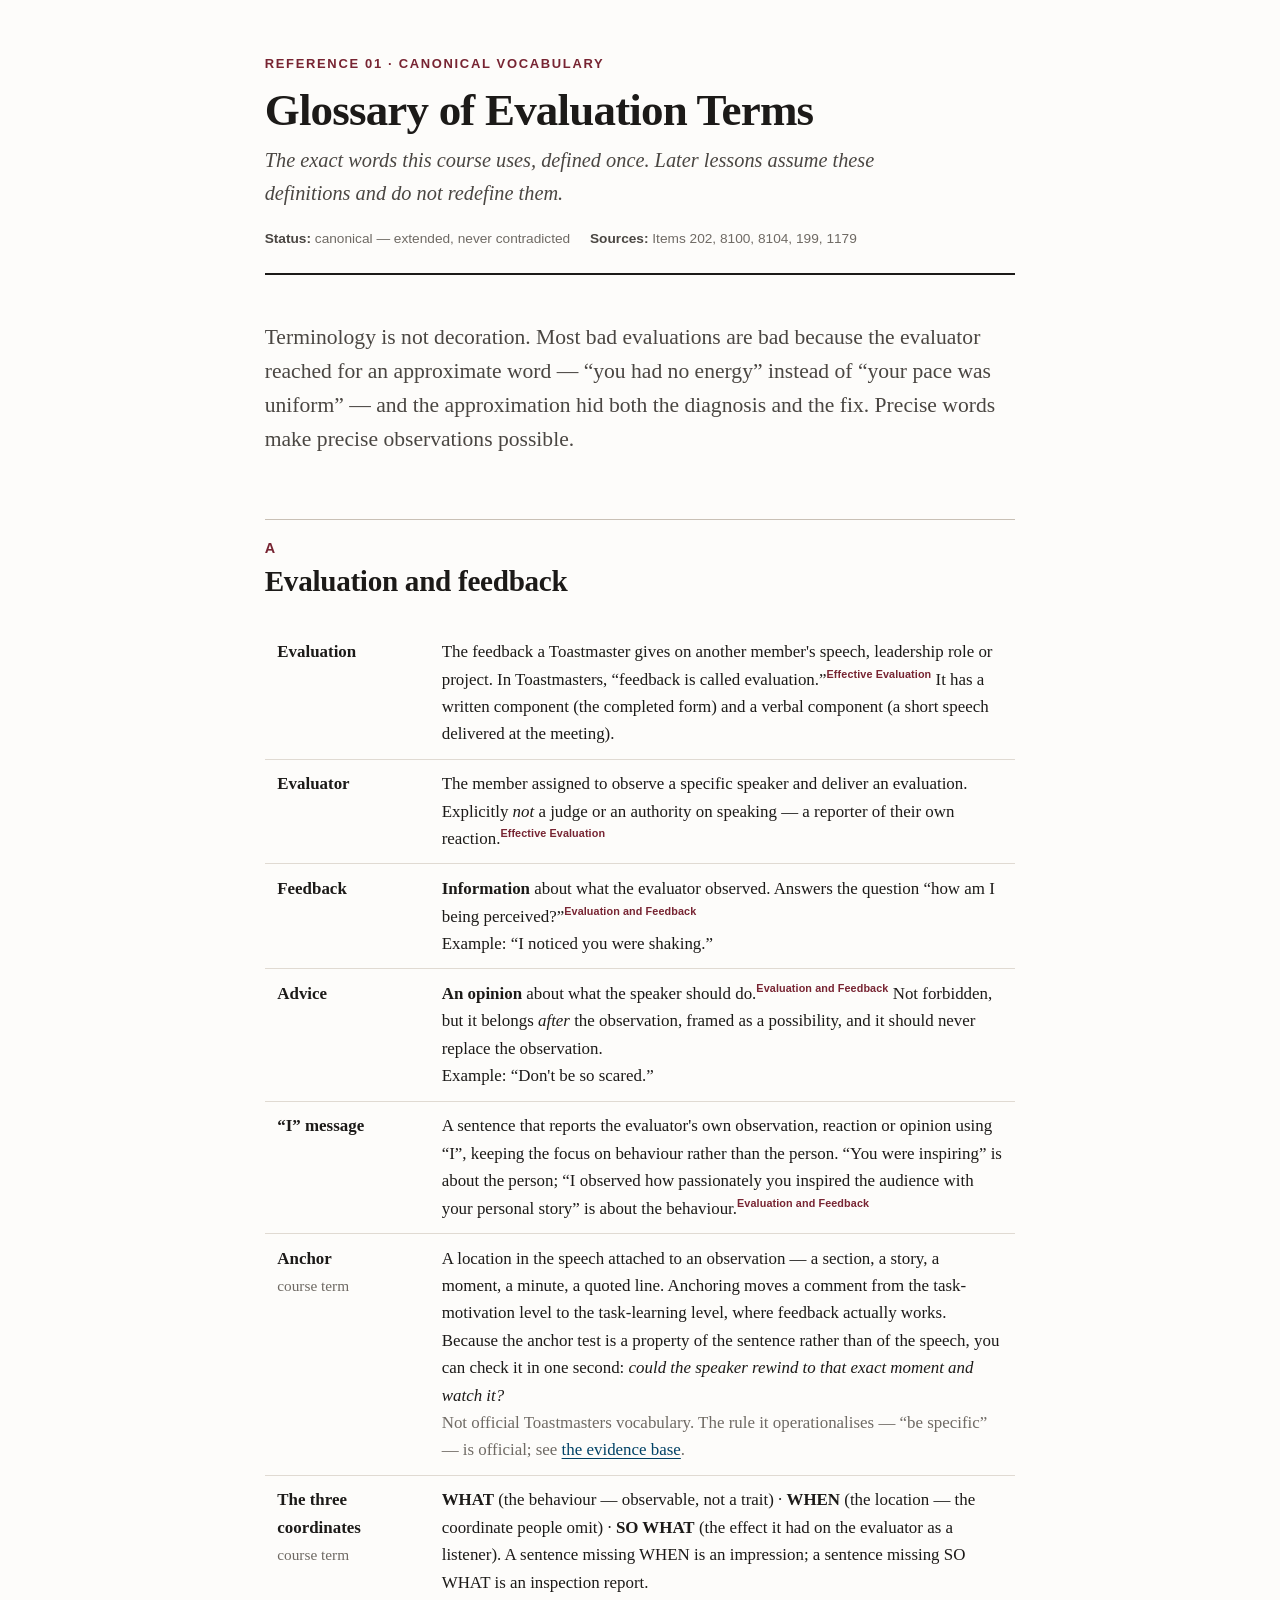
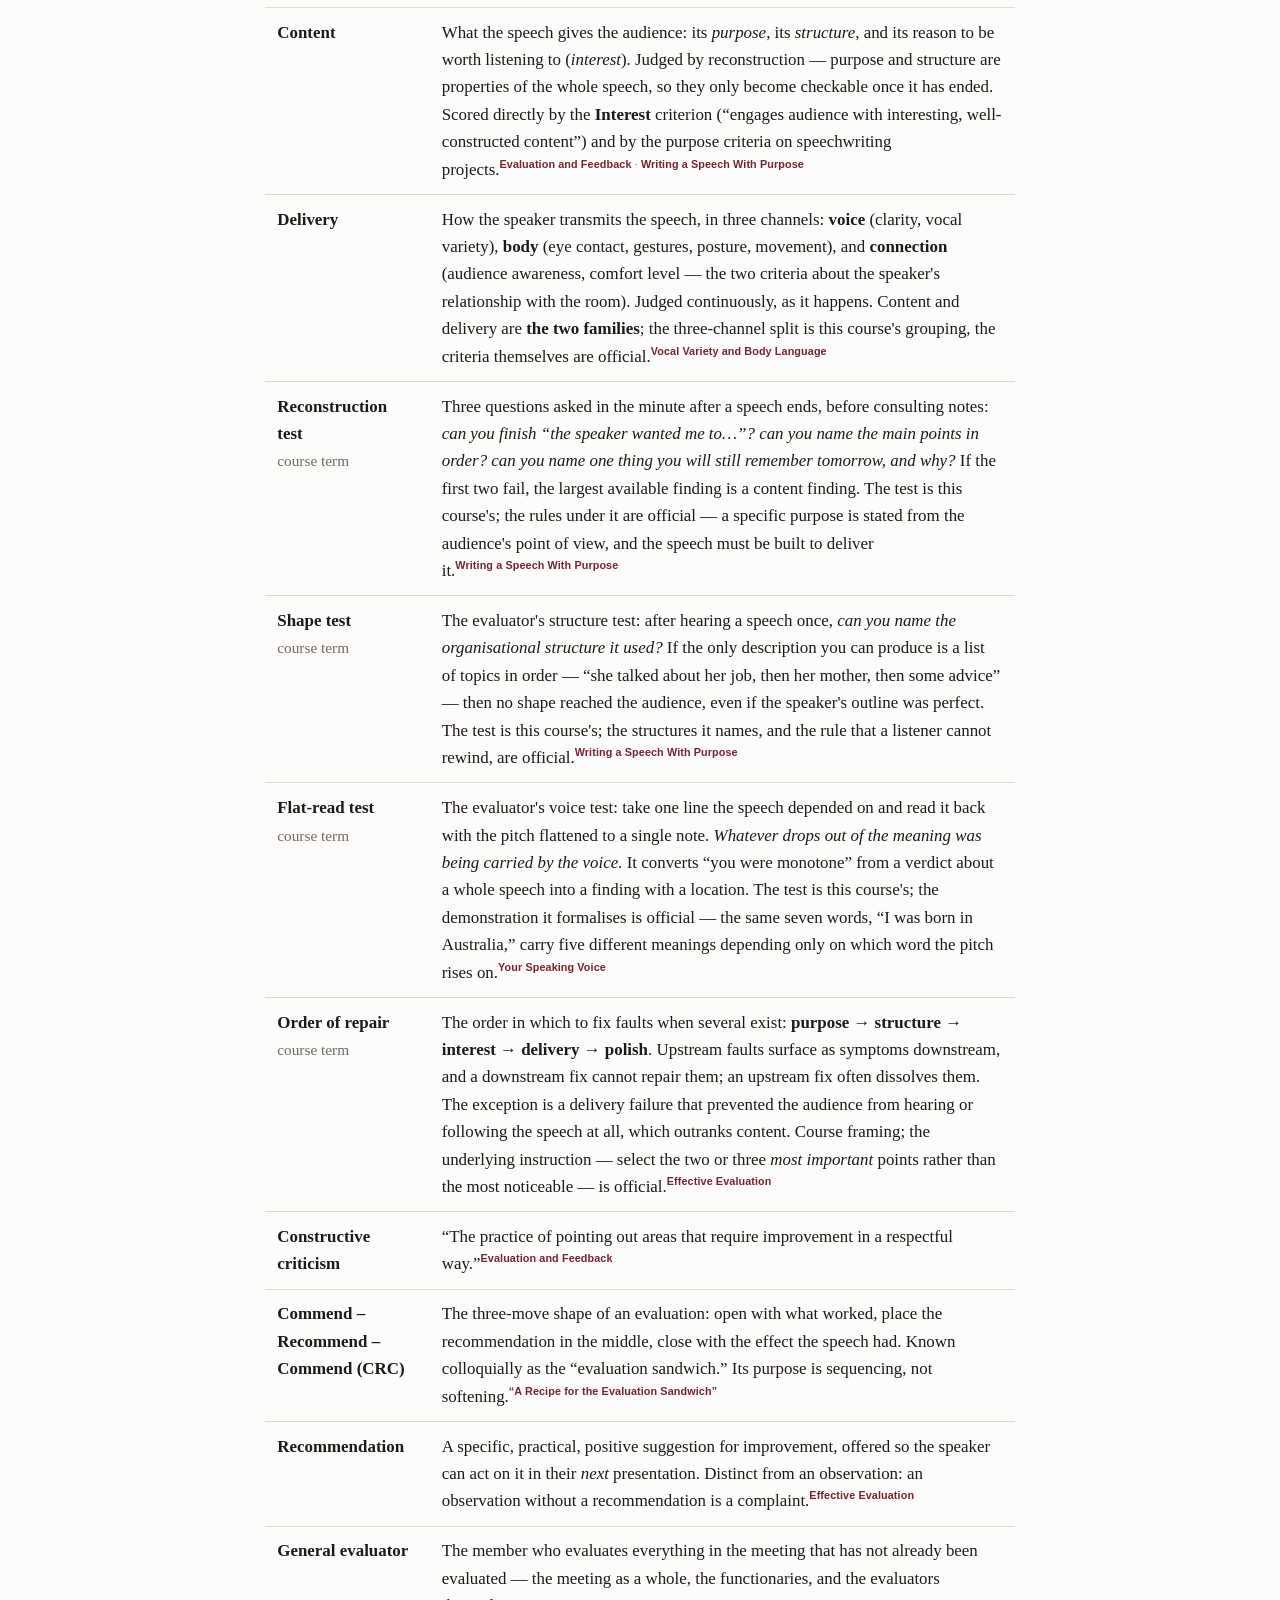
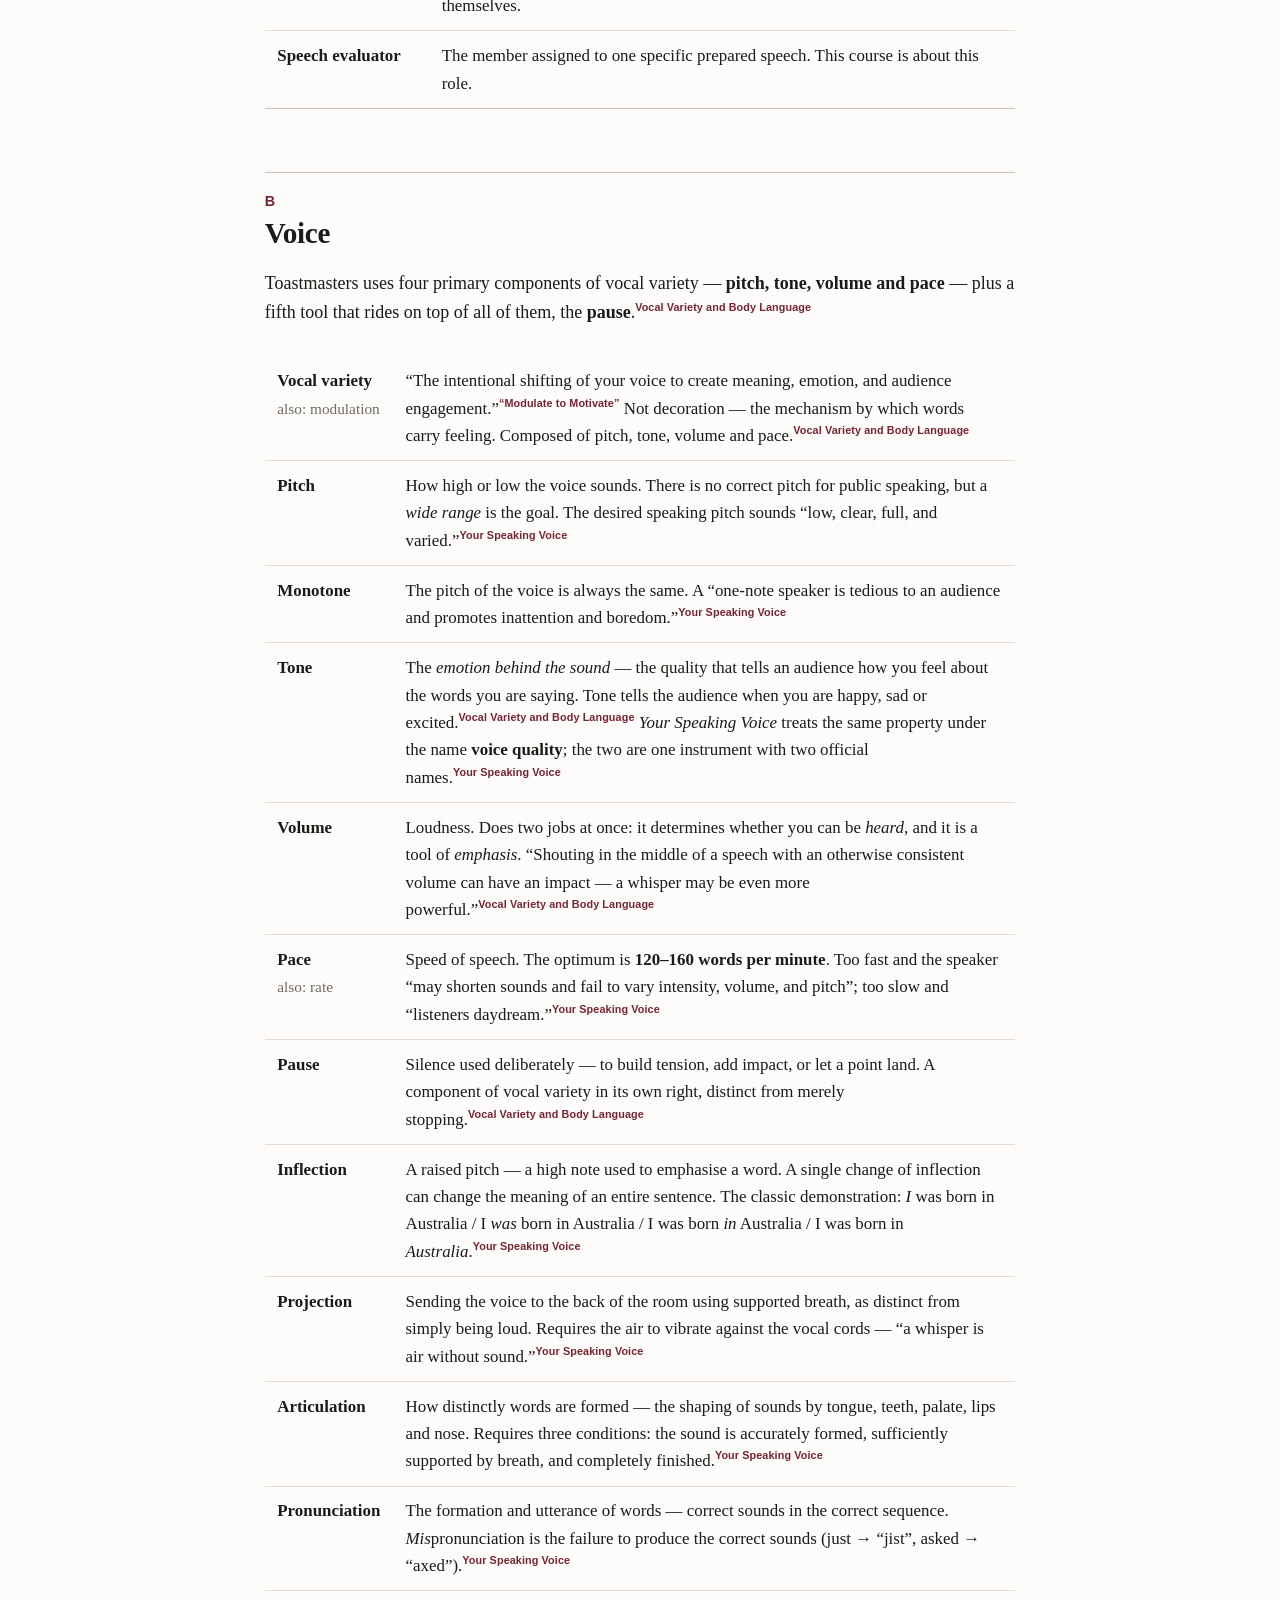
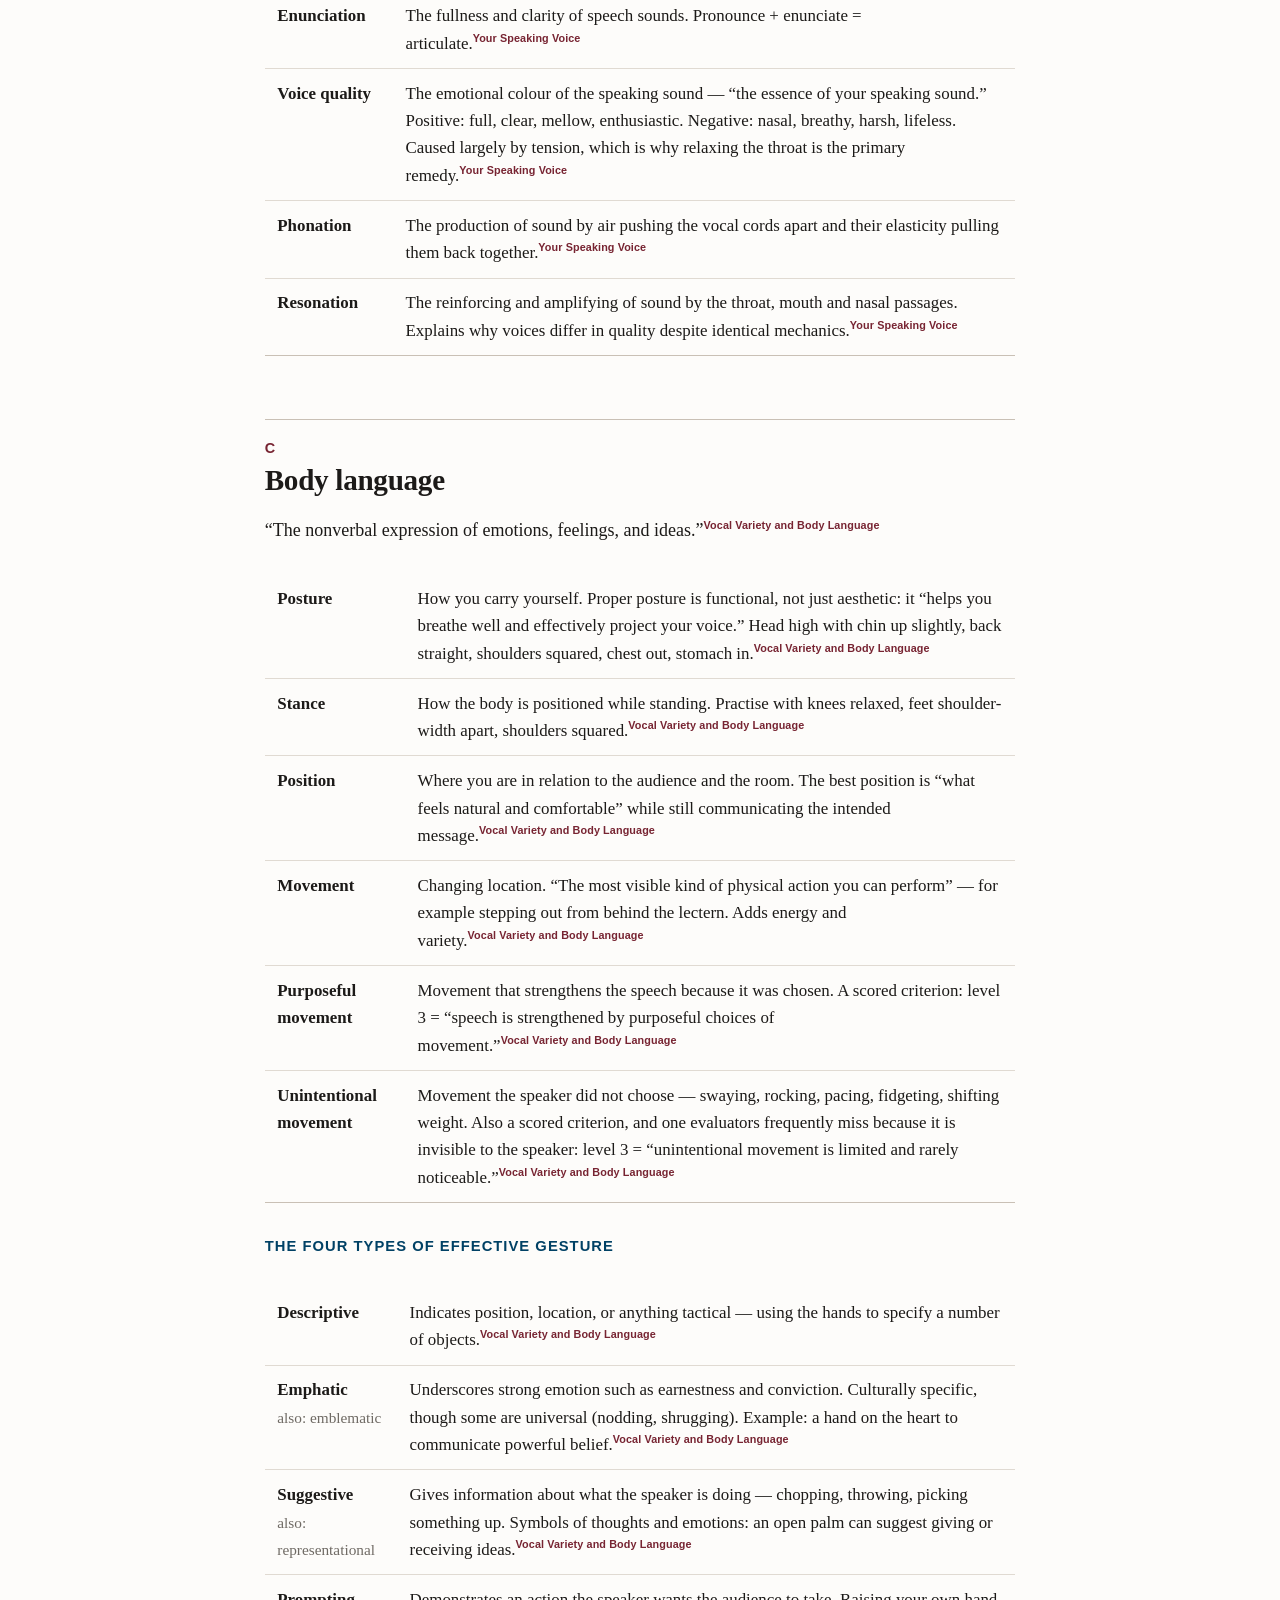
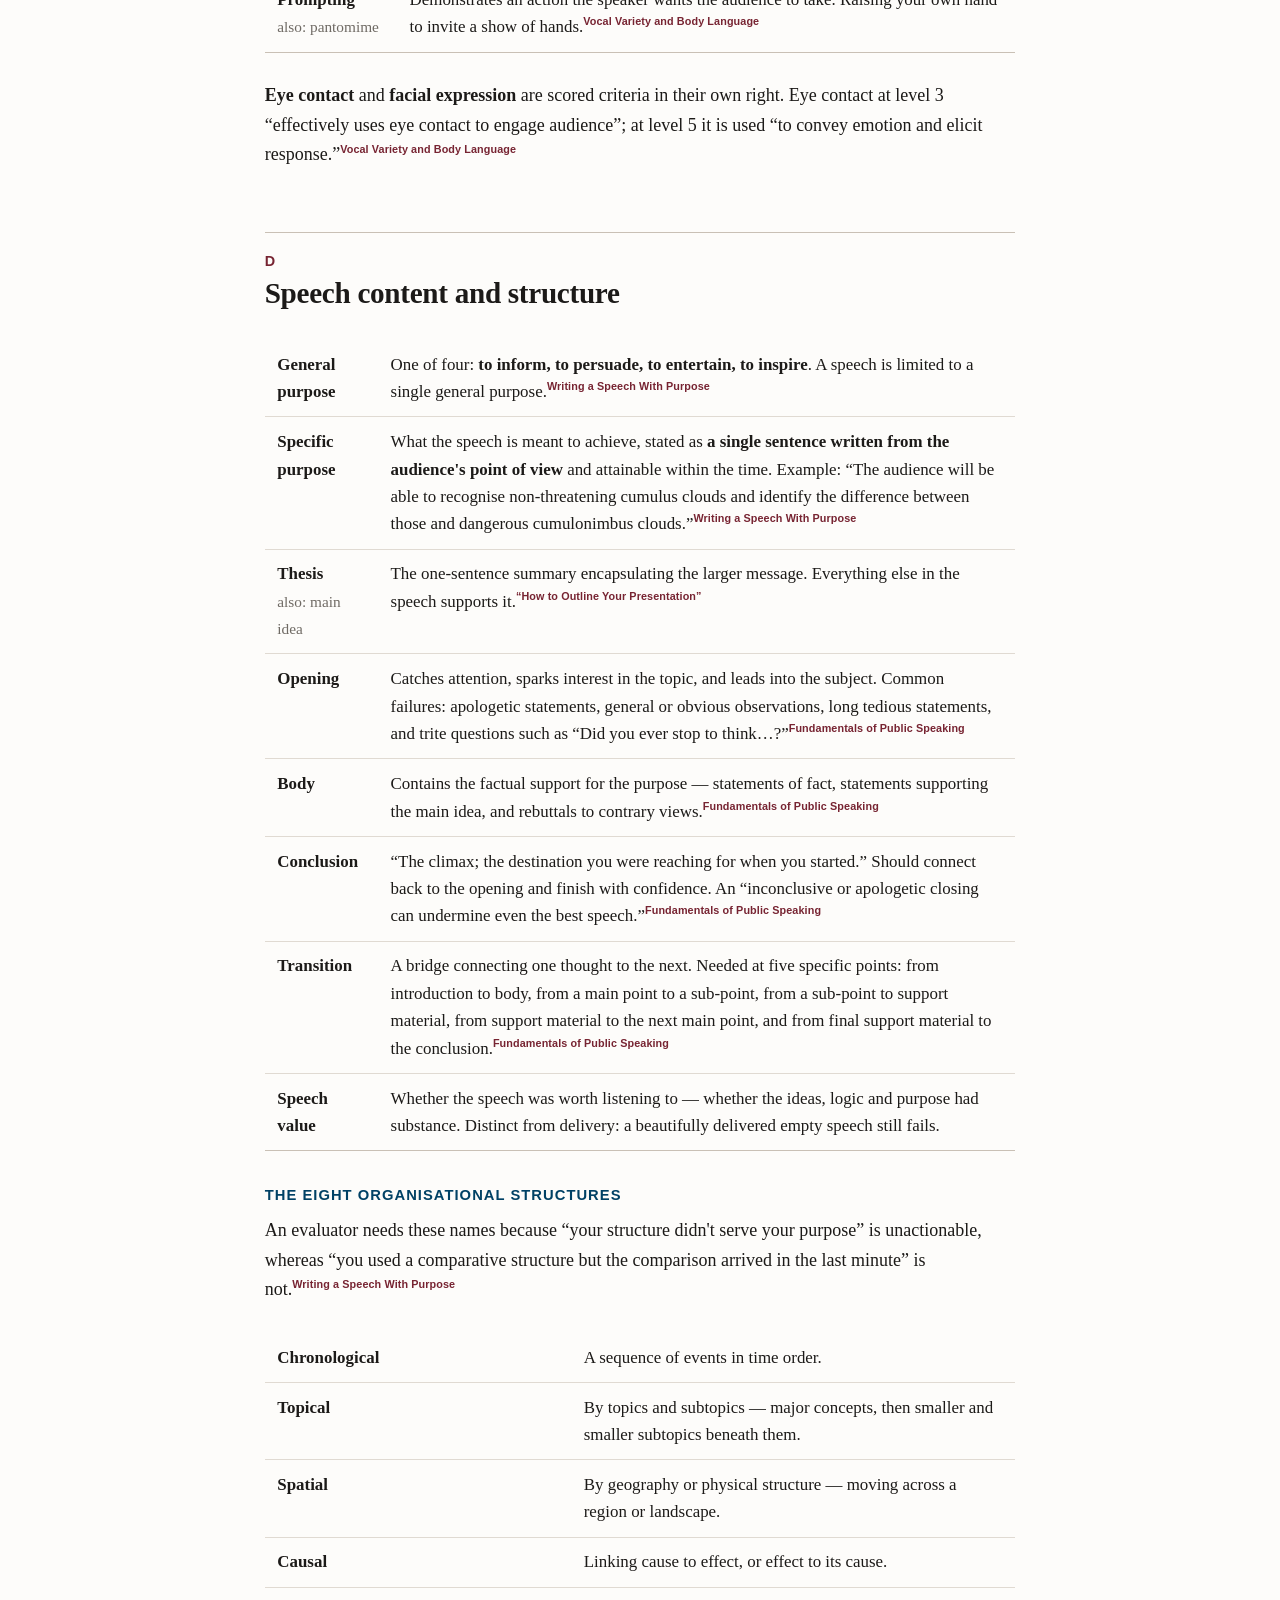
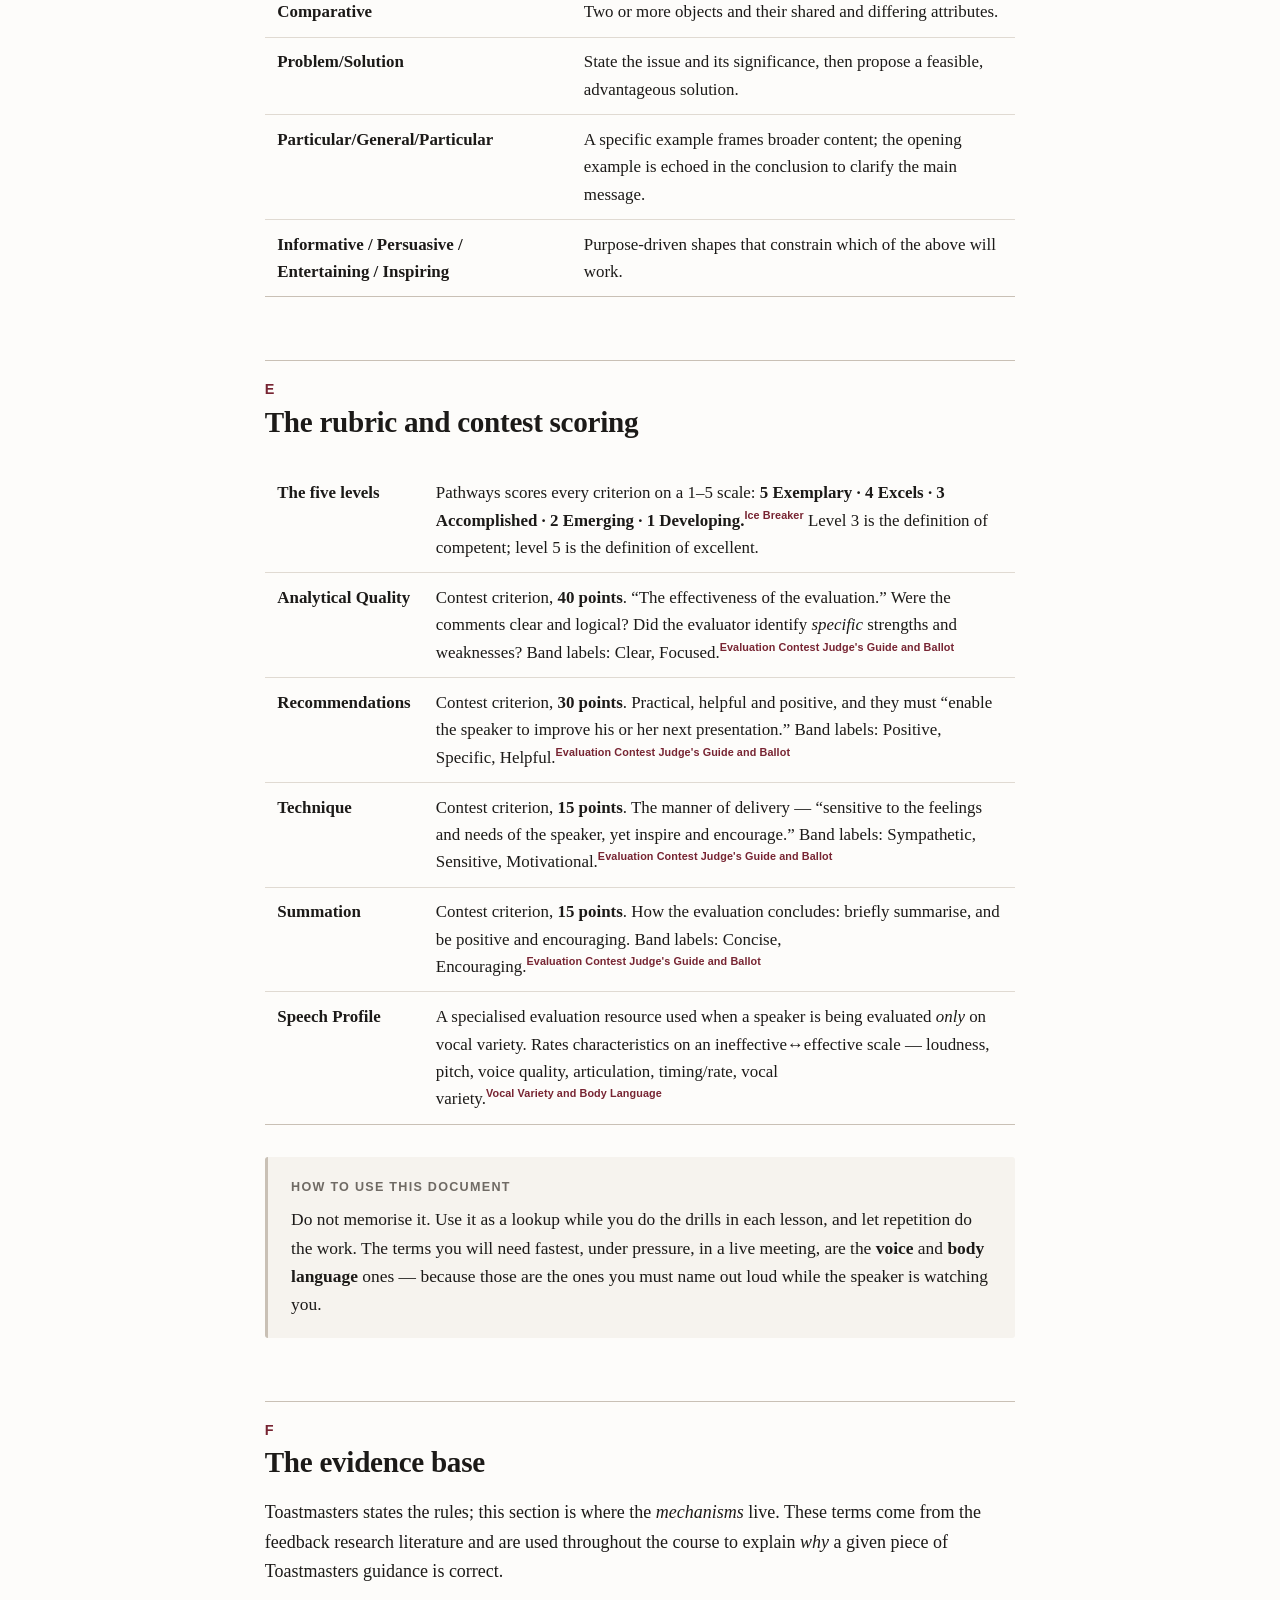
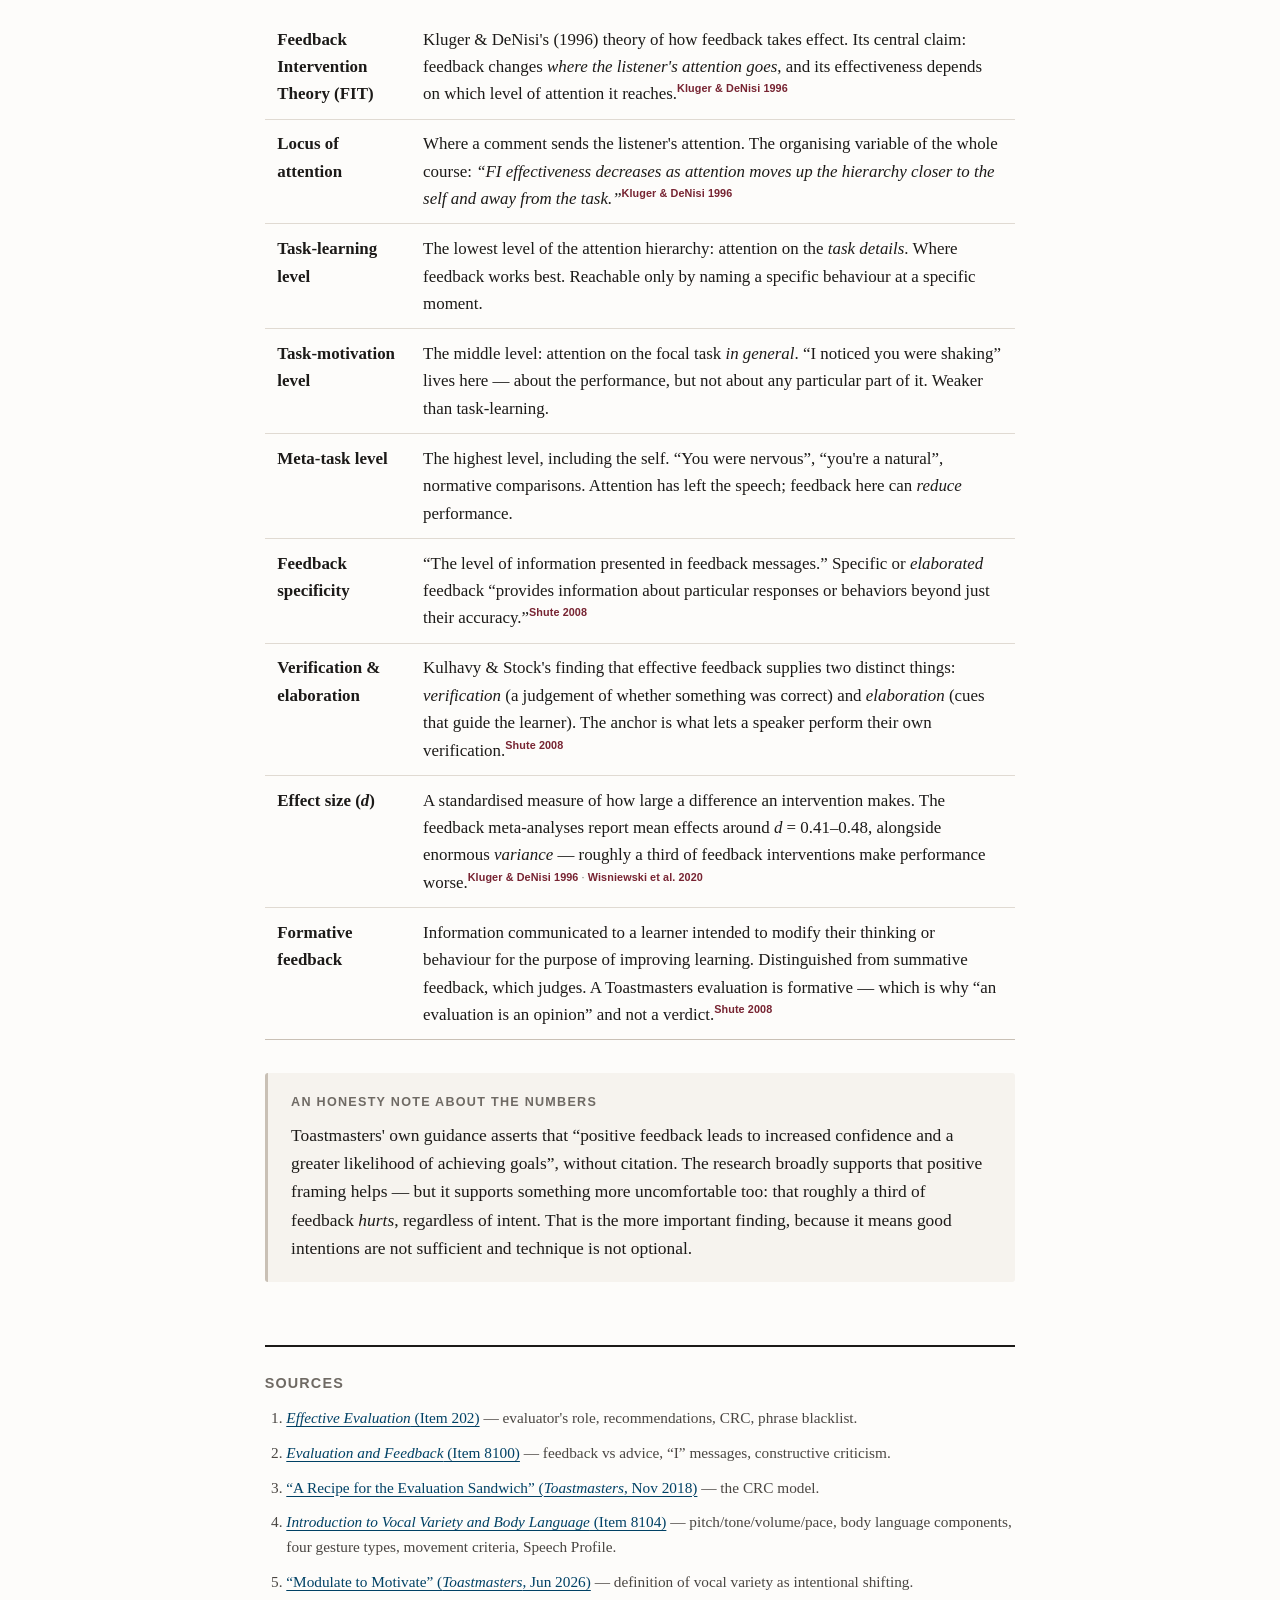
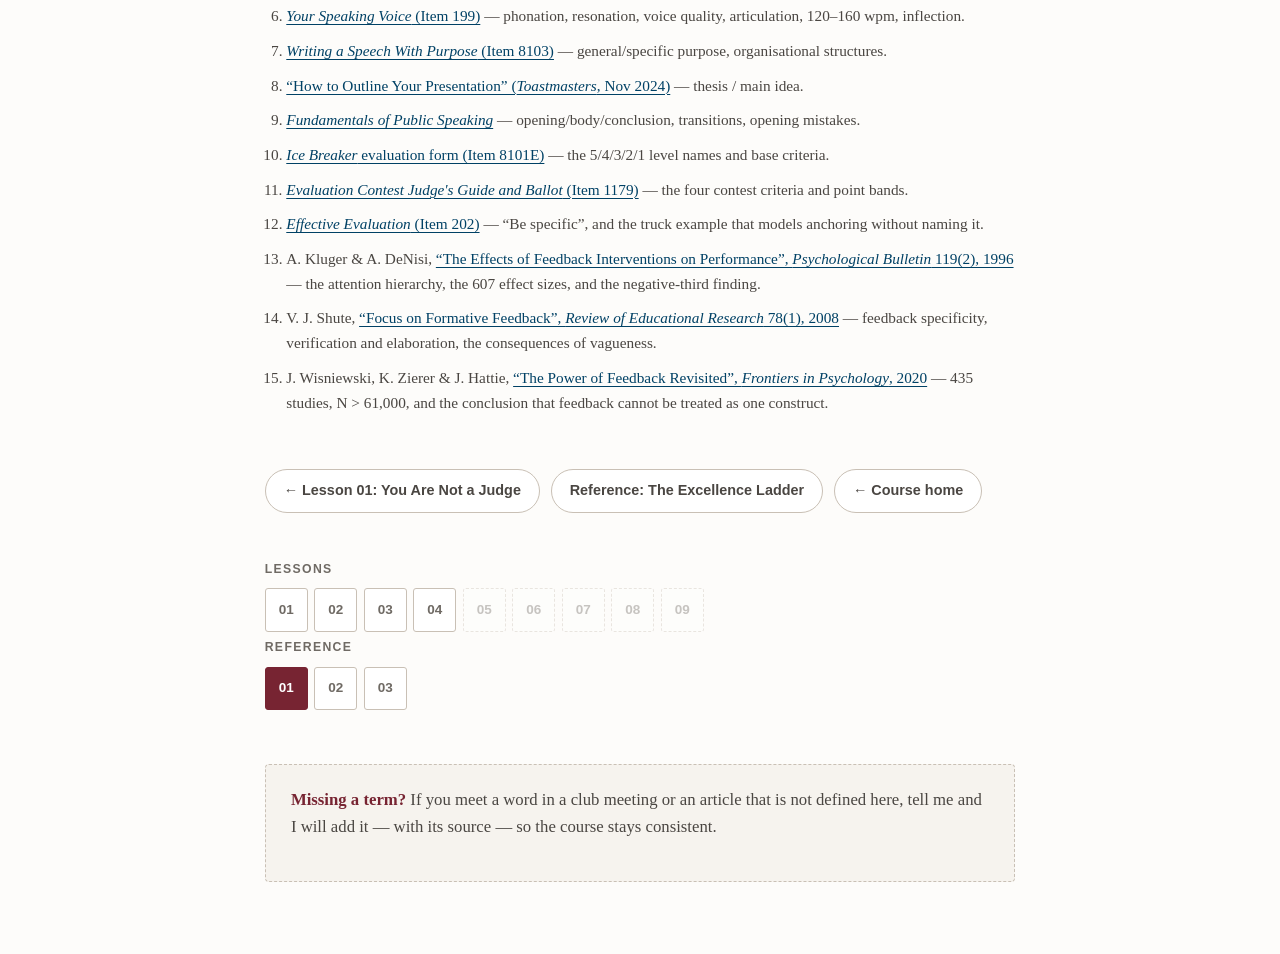
<file: reference/0001-glossary.html>
<!DOCTYPE html>
<html lang="en">
<head>
<meta charset="utf-8">
<meta name="viewport" content="width=device-width, initial-scale=1">
<title>Reference 01 — Glossary of Evaluation Terms</title>
<link rel="stylesheet" href="../assets/course.css">
</head>
<body>
<div class="wrap">

<header class="masthead">
  <p class="eyebrow">Reference 01 · Canonical vocabulary</p>
  <h1>Glossary of Evaluation Terms</h1>
  <p class="subtitle">The exact words this course uses, defined once. Later lessons assume
  these definitions and do not redefine them.</p>
  <div class="metabar">
    <span><b>Status:</b> canonical — extended, never contradicted</span>
    <span><b>Sources:</b> Items 202, 8100, 8104, 199, 1179</span>
  </div>
</header>


<p class="lede">Terminology is not decoration. Most bad evaluations are bad because the
evaluator reached for an approximate word — “you had no energy” instead of “your pace was
uniform” — and the approximation hid both the diagnosis and the fix. Precise words make
precise observations possible.</p>

<h2><span class="num">A</span>Evaluation and feedback</h2>

<table>
  <tbody>
    <tr>
      <td><strong>Evaluation</strong></td>
      <td>The feedback a Toastmaster gives on another member's speech, leadership role or
      project. In Toastmasters, “feedback is called evaluation.”<sup class="cite"><a href="#g1" title="Effective Evaluation (Item 202)">Effective Evaluation</a></sup>
      It has a written component (the completed form) and a verbal component (a short speech
      delivered at the meeting).</td>
    </tr>
    <tr>
      <td><strong>Evaluator</strong></td>
      <td>The member assigned to observe a specific speaker and deliver an evaluation.
      Explicitly <em>not</em> a judge or an authority on speaking — a reporter of their own
      reaction.<sup class="cite"><a href="#g1" title="Effective Evaluation (Item 202)">Effective Evaluation</a></sup></td>
    </tr>
    <tr>
      <td><strong>Feedback</strong></td>
      <td><strong>Information</strong> about what the evaluator observed. Answers the question
      “how am I being perceived?”<sup class="cite"><a href="#g2" title="Evaluation and Feedback (Item 8100)">Evaluation and Feedback</a></sup>
      <br>Example: “I noticed you were shaking.”</td>
    </tr>
    <tr>
      <td><strong>Advice</strong></td>
      <td><strong>An opinion</strong> about what the speaker should do.<sup class="cite"><a href="#g2" title="Evaluation and Feedback (Item 8100)">Evaluation and Feedback</a></sup>
      Not forbidden, but it belongs <em>after</em> the observation, framed as a possibility,
      and it should never replace the observation.
      <br>Example: “Don't be so scared.”</td>
    </tr>
    <tr>
      <td><strong>“I” message</strong></td>
      <td>A sentence that reports the evaluator's own observation, reaction or opinion using
      “I”, keeping the focus on behaviour rather than the person. “You were inspiring” is about
      the person; “I observed how passionately you inspired the audience with your personal
      story” is about the behaviour.<sup class="cite"><a href="#g2" title="Evaluation and Feedback (Item 8100)">Evaluation and Feedback</a></sup></td>
    </tr>
    <tr>
      <td><strong>Anchor</strong><br><span style="color:var(--ink-faint);font-size:.85rem">course term</span></td>
      <td>A location in the speech attached to an observation — a section, a story, a moment, a
      minute, a quoted line. Anchoring moves a comment from the task-motivation level to the
      task-learning level, where feedback actually works. Because the anchor test is a property
      of the sentence rather than of the speech, you can check it in one second: <em>could the
      speaker rewind to that exact moment and watch it?</em><br>
      <span style="color:var(--ink-faint)">Not official Toastmasters vocabulary. The rule it
      operationalises — “be specific” — is official; see <a href="#g12">the evidence
      base</a>.</span></td>
    </tr>
    <tr>
      <td><strong>The three coordinates</strong><br><span style="color:var(--ink-faint);font-size:.85rem">course term</span></td>
      <td><strong>WHAT</strong> (the behaviour — observable, not a trait) ·
      <strong>WHEN</strong> (the location — the coordinate people omit) ·
      <strong>SO WHAT</strong> (the effect it had on the evaluator as a listener). A sentence
      missing WHEN is an impression; a sentence missing SO WHAT is an inspection report.</td>
    </tr>
    <tr>
      <td><strong>Content</strong></td>
      <td>What the speech gives the audience: its <em>purpose</em>, its <em>structure</em>, and its
      reason to be worth listening to (<em>interest</em>). Judged by reconstruction — purpose and
      structure are properties of the whole speech, so they only become checkable once it has
      ended. Scored directly by the <strong>Interest</strong> criterion (“engages audience with
      interesting, well-constructed content”) and by the purpose criteria on speechwriting
      projects.<sup class="cite"><a href="#g2" title="Evaluation and Feedback (Item 8100)">Evaluation and Feedback</a>
  <span class="sep">·</span>
  <a href="#g7" title="Writing a Speech With Purpose (Item 8103)">Writing a Speech With Purpose</a></sup></td>
    </tr>
    <tr>
      <td><strong>Delivery</strong></td>
      <td>How the speaker transmits the speech, in three channels: <strong>voice</strong>
      (clarity, vocal variety), <strong>body</strong> (eye contact, gestures, posture, movement),
      and <strong>connection</strong> (audience awareness, comfort level — the two criteria about
      the speaker's relationship with the room). Judged continuously, as it happens. Content and
      delivery are <strong>the two families</strong>; the three-channel split is this course's
      grouping, the criteria themselves are official.<sup class="cite"><a href="#g4" title="Introduction to Vocal Variety and Body Language (Item 8104)">Vocal Variety and Body Language</a></sup></td>
    </tr>
    <tr>
      <td><strong>Reconstruction test</strong><br><span style="color:var(--ink-faint);font-size:.85rem">course term</span></td>
      <td>Three questions asked in the minute after a speech ends, before consulting notes:
      <em>can you finish “the speaker wanted me to&hellip;”? can you name the main points in
      order? can you name one thing you will still remember tomorrow, and why?</em> If the first
      two fail, the largest available finding is a content finding. The test is this course's;
      the rules under it are official — a specific purpose is stated from the audience's point of
      view, and the speech must be built to deliver it.<sup class="cite"><a href="#g7" title="Writing a Speech With Purpose (Item 8103)">Writing a Speech With Purpose</a></sup></td>
    </tr>
    <tr>
      <td><strong>Shape test</strong><br><span style="color:var(--ink-faint);font-size:.85rem">course term</span></td>
      <td>The evaluator's structure test: after hearing a speech once, <em>can you name the
      organisational structure it used?</em> If the only description you can produce is a list of
      topics in order — “she talked about her job, then her mother, then some advice” — then no
      shape reached the audience, even if the speaker's outline was perfect. The test is this
      course's; the structures it names, and the rule that a listener cannot rewind, are
      official.<sup class="cite"><a href="#g7" title="Writing a Speech With Purpose (Item 8103)">Writing a Speech With Purpose</a></sup></td>
    </tr>
    <tr>
      <td><strong>Flat-read test</strong><br><span style="color:var(--ink-faint);font-size:.85rem">course term</span></td>
      <td>The evaluator's voice test: take one line the speech depended on and read it back with
      the pitch flattened to a single note. <em>Whatever drops out of the meaning was being
      carried by the voice.</em> It converts “you were monotone” from a verdict about a whole
      speech into a finding with a location. The test is this course's; the demonstration it
      formalises is official — the same seven words, “I was born in Australia,” carry five
      different meanings depending only on which word the pitch rises
      on.<sup class="cite"><a href="#g6" title="Your Speaking Voice (Item 199)">Your Speaking Voice</a></sup></td>
    </tr>
    <tr>
      <td><strong>Order of repair</strong><br><span style="color:var(--ink-faint);font-size:.85rem">course term</span></td>
      <td>The order in which to fix faults when several exist: <strong>purpose → structure →
      interest → delivery → polish</strong>. Upstream faults surface as symptoms downstream, and
      a downstream fix cannot repair them; an upstream fix often dissolves them. The exception is
      a delivery failure that prevented the audience from hearing or following the speech at all,
      which outranks content. Course framing; the underlying instruction — select the two or
      three <em>most important</em> points rather than the most noticeable — is
      official.<sup class="cite"><a href="#g1" title="Effective Evaluation (Item 202)">Effective Evaluation</a></sup></td>
    </tr>
    <tr>
      <td><strong>Constructive criticism</strong></td>
      <td>“The practice of pointing out areas that require improvement in a respectful
      way.”<sup class="cite"><a href="#g2" title="Evaluation and Feedback (Item 8100)">Evaluation and Feedback</a></sup></td>
    </tr>
    <tr>
      <td><strong>Commend – Recommend – Commend (CRC)</strong></td>
      <td>The three-move shape of an evaluation: open with what worked, place the
      recommendation in the middle, close with the effect the speech had. Known colloquially as
      the “evaluation sandwich.” Its purpose is sequencing, not softening.<sup class="cite"><a href="#g3" title="“A Recipe for the Evaluation Sandwich”, Toastmasters, Nov 2018">“A Recipe for the Evaluation Sandwich”</a></sup></td>
    </tr>
    <tr>
      <td><strong>Recommendation</strong></td>
      <td>A specific, practical, positive suggestion for improvement, offered so the speaker can
      act on it in their <em>next</em> presentation. Distinct from an observation: an
      observation without a recommendation is a complaint.<sup class="cite"><a href="#g1" title="Effective Evaluation (Item 202)">Effective Evaluation</a></sup></td>
    </tr>
    <tr>
      <td><strong>General evaluator</strong></td>
      <td>The member who evaluates everything in the meeting that has not already been
      evaluated — the meeting as a whole, the functionaries, and the evaluators themselves.</td>
    </tr>
    <tr>
      <td><strong>Speech evaluator</strong></td>
      <td>The member assigned to one specific prepared speech. This course is about this role.</td>
    </tr>
  </tbody>
</table>

<h2><span class="num">B</span>Voice</h2>

<p>Toastmasters uses four primary components of vocal variety — <strong>pitch, tone, volume
and pace</strong> — plus a fifth tool that rides on top of all of them, the
<strong>pause</strong>.<sup class="cite"><a href="#g4" title="Introduction to Vocal Variety and Body Language (Item 8104)">Vocal Variety and Body Language</a></sup></p>

<table>
  <tbody>
    <tr>
      <td><strong>Vocal variety</strong><br><span style="color:var(--ink-faint);font-size:.85rem">also: modulation</span></td>
      <td>“The intentional shifting of your voice to create meaning, emotion, and audience
      engagement.”<sup class="cite"><a href="#g5" title="“Modulate to Motivate”, Toastmasters, Jun 2026">“Modulate to Motivate”</a></sup> Not decoration — the mechanism by
      which words carry feeling. Composed of pitch, tone, volume and pace.<sup class="cite"><a href="#g4" title="Introduction to Vocal Variety and Body Language (Item 8104)">Vocal Variety and Body Language</a></sup></td>
    </tr>
    <tr>
      <td><strong>Pitch</strong></td>
      <td>How high or low the voice sounds. There is no correct pitch for public speaking, but
      a <em>wide range</em> is the goal. The desired speaking pitch sounds “low, clear, full,
      and varied.”<sup class="cite"><a href="#g6" title="Your Speaking Voice (Item 199)">Your Speaking Voice</a></sup></td>
    </tr>
    <tr>
      <td><strong>Monotone</strong></td>
      <td>The pitch of the voice is always the same. A “one-note speaker is tedious to an
      audience and promotes inattention and boredom.”<sup class="cite"><a href="#g6" title="Your Speaking Voice (Item 199)">Your Speaking Voice</a></sup></td>
    </tr>
    <tr>
      <td><strong>Tone</strong></td>
      <td>The <em>emotion behind the sound</em> — the quality that tells an audience how you
      feel about the words you are saying. Tone tells the audience when you are happy, sad or
      excited.<sup class="cite"><a href="#g4" title="Introduction to Vocal Variety and Body Language (Item 8104)">Vocal Variety and Body Language</a></sup> <i>Your Speaking Voice</i> treats the same property under
      the name <strong>voice quality</strong>; the two are one instrument with two official
      names.<sup class="cite"><a href="#g6" title="Your Speaking Voice (Item 199)">Your Speaking Voice</a></sup></td>
    </tr>
    <tr>
      <td><strong>Volume</strong></td>
      <td>Loudness. Does two jobs at once: it determines whether you can be <em>heard</em>, and
      it is a tool of <em>emphasis</em>. “Shouting in the middle of a speech with an otherwise
      consistent volume can have an impact — a whisper may be even more
      powerful.”<sup class="cite"><a href="#g4" title="Introduction to Vocal Variety and Body Language (Item 8104)">Vocal Variety and Body Language</a></sup></td>
    </tr>
    <tr>
      <td><strong>Pace</strong><br><span style="color:var(--ink-faint);font-size:.85rem">also: rate</span></td>
      <td>Speed of speech. The optimum is <strong>120–160 words per minute</strong>. Too fast
      and the speaker “may shorten sounds and fail to vary intensity, volume, and pitch”; too
      slow and “listeners daydream.”<sup class="cite"><a href="#g6" title="Your Speaking Voice (Item 199)">Your Speaking Voice</a></sup></td>
    </tr>
    <tr>
      <td><strong>Pause</strong></td>
      <td>Silence used deliberately — to build tension, add impact, or let a point land. A
      component of vocal variety in its own right, distinct from merely stopping.<sup class="cite"><a href="#g4" title="Introduction to Vocal Variety and Body Language (Item 8104)">Vocal Variety and Body Language</a></sup></td>
    </tr>
    <tr>
      <td><strong>Inflection</strong></td>
      <td>A raised pitch — a high note used to emphasise a word. A single change of inflection
      can change the meaning of an entire sentence. The classic demonstration:
      <em>I</em> was born in Australia / I <em>was</em> born in Australia / I was born <em>in</em>
      Australia / I was born in <em>Australia</em>.<sup class="cite"><a href="#g6" title="Your Speaking Voice (Item 199)">Your Speaking Voice</a></sup></td>
    </tr>
    <tr>
      <td><strong>Projection</strong></td>
      <td>Sending the voice to the back of the room using supported breath, as distinct from
      simply being loud. Requires the air to vibrate against the vocal cords — “a whisper is air
      without sound.”<sup class="cite"><a href="#g6" title="Your Speaking Voice (Item 199)">Your Speaking Voice</a></sup></td>
    </tr>
    <tr>
      <td><strong>Articulation</strong></td>
      <td>How distinctly words are formed — the shaping of sounds by tongue, teeth, palate,
      lips and nose. Requires three conditions: the sound is accurately formed, sufficiently
      supported by breath, and completely finished.<sup class="cite"><a href="#g6" title="Your Speaking Voice (Item 199)">Your Speaking Voice</a></sup></td>
    </tr>
    <tr>
      <td><strong>Pronunciation</strong></td>
      <td>The formation and utterance of words — correct sounds in the correct sequence.
      <em>Mis</em>pronunciation is the failure to produce the correct sounds
      (just → “jist”, asked → “axed”).<sup class="cite"><a href="#g6" title="Your Speaking Voice (Item 199)">Your Speaking Voice</a></sup></td>
    </tr>
    <tr>
      <td><strong>Enunciation</strong></td>
      <td>The fullness and clarity of speech sounds. Pronounce + enunciate = articulate.<sup class="cite"><a href="#g6" title="Your Speaking Voice (Item 199)">Your Speaking Voice</a></sup></td>
    </tr>
    <tr>
      <td><strong>Voice quality</strong></td>
      <td>The emotional colour of the speaking sound — “the essence of your speaking sound.”
      Positive: full, clear, mellow, enthusiastic. Negative: nasal, breathy, harsh, lifeless.
      Caused largely by tension, which is why relaxing the throat is the primary
      remedy.<sup class="cite"><a href="#g6" title="Your Speaking Voice (Item 199)">Your Speaking Voice</a></sup></td>
    </tr>
    <tr>
      <td><strong>Phonation</strong></td>
      <td>The production of sound by air pushing the vocal cords apart and their elasticity
      pulling them back together.<sup class="cite"><a href="#g6" title="Your Speaking Voice (Item 199)">Your Speaking Voice</a></sup></td>
    </tr>
    <tr>
      <td><strong>Resonation</strong></td>
      <td>The reinforcing and amplifying of sound by the throat, mouth and nasal passages.
      Explains why voices differ in quality despite identical mechanics.<sup class="cite"><a href="#g6" title="Your Speaking Voice (Item 199)">Your Speaking Voice</a></sup></td>
    </tr>
  </tbody>
</table>

<h2><span class="num">C</span>Body language</h2>

<p>“The nonverbal expression of emotions, feelings, and ideas.”<sup class="cite"><a href="#g4" title="Introduction to Vocal Variety and Body Language (Item 8104)">Vocal Variety and Body Language</a></sup></p>

<table>
  <tbody>
    <tr>
      <td><strong>Posture</strong></td>
      <td>How you carry yourself. Proper posture is functional, not just aesthetic: it “helps
      you breathe well and effectively project your voice.” Head high with chin up slightly,
      back straight, shoulders squared, chest out, stomach in.<sup class="cite"><a href="#g4" title="Introduction to Vocal Variety and Body Language (Item 8104)">Vocal Variety and Body Language</a></sup></td>
    </tr>
    <tr>
      <td><strong>Stance</strong></td>
      <td>How the body is positioned while standing. Practise with knees relaxed, feet
      shoulder-width apart, shoulders squared.<sup class="cite"><a href="#g4" title="Introduction to Vocal Variety and Body Language (Item 8104)">Vocal Variety and Body Language</a></sup></td>
    </tr>
    <tr>
      <td><strong>Position</strong></td>
      <td>Where you are in relation to the audience and the room. The best position is
      “what feels natural and comfortable” while still communicating the intended
      message.<sup class="cite"><a href="#g4" title="Introduction to Vocal Variety and Body Language (Item 8104)">Vocal Variety and Body Language</a></sup></td>
    </tr>
    <tr>
      <td><strong>Movement</strong></td>
      <td>Changing location. “The most visible kind of physical action you can perform” — for
      example stepping out from behind the lectern. Adds energy and variety.<sup class="cite"><a href="#g4" title="Introduction to Vocal Variety and Body Language (Item 8104)">Vocal Variety and Body Language</a></sup></td>
    </tr>
    <tr>
      <td><strong>Purposeful movement</strong></td>
      <td>Movement that strengthens the speech because it was chosen. A scored criterion:
      level 3 = “speech is strengthened by purposeful choices of movement.”<sup class="cite"><a href="#g4" title="Introduction to Vocal Variety and Body Language (Item 8104)">Vocal Variety and Body Language</a></sup></td>
    </tr>
    <tr>
      <td><strong>Unintentional movement</strong></td>
      <td>Movement the speaker did not choose — swaying, rocking, pacing, fidgeting, shifting
      weight. Also a scored criterion, and one evaluators frequently miss because it is
      invisible to the speaker: level 3 = “unintentional movement is limited and rarely
      noticeable.”<sup class="cite"><a href="#g4" title="Introduction to Vocal Variety and Body Language (Item 8104)">Vocal Variety and Body Language</a></sup></td>
    </tr>
  </tbody>
</table>

<h4>The four types of effective gesture</h4>

<table>
  <tbody>
    <tr>
      <td><strong>Descriptive</strong></td>
      <td>Indicates position, location, or anything tactical — using the hands to specify a
      number of objects.<sup class="cite"><a href="#g4" title="Introduction to Vocal Variety and Body Language (Item 8104)">Vocal Variety and Body Language</a></sup></td>
    </tr>
    <tr>
      <td><strong>Emphatic</strong><br><span style="color:var(--ink-faint);font-size:.85rem">also: emblematic</span></td>
      <td>Underscores strong emotion such as earnestness and conviction. Culturally specific,
      though some are universal (nodding, shrugging). Example: a hand on the heart to
      communicate powerful belief.<sup class="cite"><a href="#g4" title="Introduction to Vocal Variety and Body Language (Item 8104)">Vocal Variety and Body Language</a></sup></td>
    </tr>
    <tr>
      <td><strong>Suggestive</strong><br><span style="color:var(--ink-faint);font-size:.85rem">also: representational</span></td>
      <td>Gives information about what the speaker is doing — chopping, throwing, picking
      something up. Symbols of thoughts and emotions: an open palm can suggest giving or
      receiving ideas.<sup class="cite"><a href="#g4" title="Introduction to Vocal Variety and Body Language (Item 8104)">Vocal Variety and Body Language</a></sup></td>
    </tr>
    <tr>
      <td><strong>Prompting</strong><br><span style="color:var(--ink-faint);font-size:.85rem">also: pantomime</span></td>
      <td>Demonstrates an action the speaker wants the audience to take. Raising your own hand
      to invite a show of hands.<sup class="cite"><a href="#g4" title="Introduction to Vocal Variety and Body Language (Item 8104)">Vocal Variety and Body Language</a></sup></td>
    </tr>
  </tbody>
</table>

<p><strong>Eye contact</strong> and <strong>facial expression</strong> are scored criteria in
their own right. Eye contact at level 3 “effectively uses eye contact to engage audience”; at
level 5 it is used “to convey emotion and elicit response.”<sup class="cite"><a href="#g4" title="Introduction to Vocal Variety and Body Language (Item 8104)">Vocal Variety and Body Language</a></sup></p>

<h2><span class="num">D</span>Speech content and structure</h2>

<table>
  <tbody>
    <tr>
      <td><strong>General purpose</strong></td>
      <td>One of four: <strong>to inform, to persuade, to entertain, to inspire</strong>. A
      speech is limited to a single general purpose.<sup class="cite"><a href="#g7" title="Writing a Speech With Purpose (Item 8103)">Writing a Speech With Purpose</a></sup></td>
    </tr>
    <tr>
      <td><strong>Specific purpose</strong></td>
      <td>What the speech is meant to achieve, stated as <strong>a single sentence written from
      the audience's point of view</strong> and attainable within the time. Example: “The
      audience will be able to recognise non-threatening cumulus clouds and identify the
      difference between those and dangerous cumulonimbus clouds.”<sup class="cite"><a href="#g7" title="Writing a Speech With Purpose (Item 8103)">Writing a Speech With Purpose</a></sup></td>
    </tr>
    <tr>
      <td><strong>Thesis</strong><br><span style="color:var(--ink-faint);font-size:.85rem">also: main idea</span></td>
      <td>The one-sentence summary encapsulating the larger message. Everything else in the
      speech supports it.<sup class="cite"><a href="#g8" title="“How to Outline Your Presentation”, Toastmasters, Nov 2024">“How to Outline Your Presentation”</a></sup></td>
    </tr>
    <tr>
      <td><strong>Opening</strong></td>
      <td>Catches attention, sparks interest in the topic, and leads into the subject. Common
      failures: apologetic statements, general or obvious observations, long tedious
      statements, and trite questions such as “Did you ever stop to think&hellip;?”<sup class="cite"><a href="#g9" title="Fundamentals of Public Speaking (Item 8955)">Fundamentals of Public Speaking</a></sup></td>
    </tr>
    <tr>
      <td><strong>Body</strong></td>
      <td>Contains the factual support for the purpose — statements of fact, statements
      supporting the main idea, and rebuttals to contrary views.<sup class="cite"><a href="#g9" title="Fundamentals of Public Speaking (Item 8955)">Fundamentals of Public Speaking</a></sup></td>
    </tr>
    <tr>
      <td><strong>Conclusion</strong></td>
      <td>“The climax; the destination you were reaching for when you started.” Should connect
      back to the opening and finish with confidence. An “inconclusive or apologetic closing can
      undermine even the best speech.”<sup class="cite"><a href="#g9" title="Fundamentals of Public Speaking (Item 8955)">Fundamentals of Public Speaking</a></sup></td>
    </tr>
    <tr>
      <td><strong>Transition</strong></td>
      <td>A bridge connecting one thought to the next. Needed at five specific points: from
      introduction to body, from a main point to a sub-point, from a sub-point to support
      material, from support material to the next main point, and from final support material to
      the conclusion.<sup class="cite"><a href="#g9" title="Fundamentals of Public Speaking (Item 8955)">Fundamentals of Public Speaking</a></sup></td>
    </tr>
    <tr>
      <td><strong>Speech value</strong></td>
      <td>Whether the speech was worth listening to — whether the ideas, logic and purpose had
      substance. Distinct from delivery: a beautifully delivered empty speech still fails.</td>
    </tr>
  </tbody>
</table>

<h4>The eight organisational structures</h4>

<p>An evaluator needs these names because “your structure didn't serve your purpose” is
unactionable, whereas “you used a comparative structure but the comparison arrived in the last
minute” is not.<sup class="cite"><a href="#g7" title="Writing a Speech With Purpose (Item 8103)">Writing a Speech With Purpose</a></sup></p>

<table>
  <tbody>
    <tr><td><strong>Chronological</strong></td><td>A sequence of events in time order.</td></tr>
    <tr><td><strong>Topical</strong></td><td>By topics and subtopics — major concepts, then smaller and smaller subtopics beneath them.</td></tr>
    <tr><td><strong>Spatial</strong></td><td>By geography or physical structure — moving across a region or landscape.</td></tr>
    <tr><td><strong>Causal</strong></td><td>Linking cause to effect, or effect to its cause.</td></tr>
    <tr><td><strong>Comparative</strong></td><td>Two or more objects and their shared and differing attributes.</td></tr>
    <tr><td><strong>Problem/Solution</strong></td><td>State the issue and its significance, then propose a feasible, advantageous solution.</td></tr>
    <tr><td><strong>Particular/General/Particular</strong></td><td>A specific example frames broader content; the opening example is echoed in the conclusion to clarify the main message.</td></tr>
    <tr><td><strong>Informative / Persuasive / Entertaining / Inspiring</strong></td><td>Purpose-driven shapes that constrain which of the above will work.</td></tr>
  </tbody>
</table>

<h2><span class="num">E</span>The rubric and contest scoring</h2>

<table>
  <tbody>
    <tr>
      <td><strong>The five levels</strong></td>
      <td>Pathways scores every criterion on a 1–5 scale:
      <strong>5 Exemplary · 4 Excels · 3 Accomplished · 2 Emerging · 1 Developing.</strong><sup class="cite"><a href="#g10" title="Ice Breaker (Item 8101)">Ice Breaker</a></sup>
      Level 3 is the definition of competent; level 5 is the definition of excellent.</td>
    </tr>
    <tr>
      <td><strong>Analytical Quality</strong></td>
      <td>Contest criterion, <strong>40 points</strong>. “The effectiveness of the evaluation.”
      Were the comments clear and logical? Did the evaluator identify <em>specific</em>
      strengths and weaknesses? Band labels: Clear, Focused.<sup class="cite"><a href="#g11" title="Evaluation Contest Judge's Guide and Ballot (Item 1179)">Evaluation Contest Judge's Guide and Ballot</a></sup></td>
    </tr>
    <tr>
      <td><strong>Recommendations</strong></td>
      <td>Contest criterion, <strong>30 points</strong>. Practical, helpful and positive, and
      they must “enable the speaker to improve his or her next presentation.” Band labels:
      Positive, Specific, Helpful.<sup class="cite"><a href="#g11" title="Evaluation Contest Judge's Guide and Ballot (Item 1179)">Evaluation Contest Judge's Guide and Ballot</a></sup></td>
    </tr>
    <tr>
      <td><strong>Technique</strong></td>
      <td>Contest criterion, <strong>15 points</strong>. The manner of delivery — “sensitive to
      the feelings and needs of the speaker, yet inspire and encourage.” Band labels:
      Sympathetic, Sensitive, Motivational.<sup class="cite"><a href="#g11" title="Evaluation Contest Judge's Guide and Ballot (Item 1179)">Evaluation Contest Judge's Guide and Ballot</a></sup></td>
    </tr>
    <tr>
      <td><strong>Summation</strong></td>
      <td>Contest criterion, <strong>15 points</strong>. How the evaluation concludes: briefly
      summarise, and be positive and encouraging. Band labels: Concise,
      Encouraging.<sup class="cite"><a href="#g11" title="Evaluation Contest Judge's Guide and Ballot (Item 1179)">Evaluation Contest Judge's Guide and Ballot</a></sup></td>
    </tr>
    <tr>
      <td><strong>Speech Profile</strong></td>
      <td>A specialised evaluation resource used when a speaker is being evaluated
      <em>only</em> on vocal variety. Rates characteristics on an ineffective↔effective scale —
      loudness, pitch, voice quality, articulation, timing/rate, vocal
      variety.<sup class="cite"><a href="#g4" title="Introduction to Vocal Variety and Body Language (Item 8104)">Vocal Variety and Body Language</a></sup></td>
    </tr>
  </tbody>
</table>

<div class="note">
  <span class="label">How to use this document</span>
  <p>Do not memorise it. Use it as a lookup while you do the drills in each lesson, and let
  repetition do the work. The terms you will need fastest, under pressure, in a live meeting,
  are the <strong>voice</strong> and <strong>body language</strong> ones — because those are
  the ones you must name out loud while the speaker is watching you.</p>
</div>

<h2><span class="num">F</span>The evidence base</h2>

<p>Toastmasters states the rules; this section is where the <em>mechanisms</em> live. These
terms come from the feedback research literature and are used throughout the course to explain
<em>why</em> a given piece of Toastmasters guidance is correct.</p>

<table>
  <tbody>
    <tr>
      <td><strong>Feedback Intervention Theory (FIT)</strong></td>
      <td>Kluger &amp; DeNisi's (1996) theory of how feedback takes effect. Its central claim:
      feedback changes <em>where the listener's attention goes</em>, and its effectiveness
      depends on which level of attention it reaches.<sup class="cite"><a href="#g13" title="Kluger &amp; DeNisi, “The Effects of Feedback Interventions on Performance”, Psychological Bulletin 119(2), 1996">Kluger & DeNisi 1996</a></sup></td>
    </tr>
    <tr>
      <td><strong>Locus of attention</strong></td>
      <td>Where a comment sends the listener's attention. The organising variable of the whole
      course: <em>“FI effectiveness decreases as attention moves up the hierarchy closer to the
      self and away from the task.”</em><sup class="cite"><a href="#g13" title="Kluger &amp; DeNisi, “The Effects of Feedback Interventions on Performance”, Psychological Bulletin 119(2), 1996">Kluger & DeNisi 1996</a></sup></td>
    </tr>
    <tr>
      <td><strong>Task-learning level</strong></td>
      <td>The lowest level of the attention hierarchy: attention on the <em>task details</em>.
      Where feedback works best. Reachable only by naming a specific behaviour at a specific
      moment.</td>
    </tr>
    <tr>
      <td><strong>Task-motivation level</strong></td>
      <td>The middle level: attention on the focal task <em>in general</em>. “I noticed you
      were shaking” lives here — about the performance, but not about any particular part of
      it. Weaker than task-learning.</td>
    </tr>
    <tr>
      <td><strong>Meta-task level</strong></td>
      <td>The highest level, including the self. “You were nervous”, “you're a natural”,
      normative comparisons. Attention has left the speech; feedback here can <em>reduce</em>
      performance.</td>
    </tr>
    <tr>
      <td><strong>Feedback specificity</strong></td>
      <td>“The level of information presented in feedback messages.” Specific or
      <em>elaborated</em> feedback “provides information about particular responses or
      behaviors beyond just their accuracy.”<sup class="cite"><a href="#g14" title="Shute, “Focus on Formative Feedback”, Review of Educational Research 78(1), 2008">Shute 2008</a></sup></td>
    </tr>
    <tr>
      <td><strong>Verification &amp; elaboration</strong></td>
      <td>Kulhavy &amp; Stock's finding that effective feedback supplies two distinct things:
      <em>verification</em> (a judgement of whether something was correct) and
      <em>elaboration</em> (cues that guide the learner). The anchor is what lets a speaker
      perform their own verification.<sup class="cite"><a href="#g14" title="Shute, “Focus on Formative Feedback”, Review of Educational Research 78(1), 2008">Shute 2008</a></sup></td>
    </tr>
    <tr>
      <td><strong>Effect size (<i>d</i>)</strong></td>
      <td>A standardised measure of how large a difference an intervention makes. The feedback
      meta-analyses report mean effects around <i>d</i> = 0.41–0.48, alongside enormous
      <em>variance</em> — roughly a third of feedback interventions make performance
      worse.<sup class="cite"><a href="#g13" title="Kluger &amp; DeNisi, “The Effects of Feedback Interventions on Performance”, Psychological Bulletin 119(2), 1996">Kluger & DeNisi 1996</a>
  <span class="sep">·</span>
  <a href="#g15" title="Wisniewski, Zierer &amp; Hattie, “The Power of Feedback Revisited”, Frontiers in Psychology, 2020">Wisniewski et al. 2020</a></sup></td>
    </tr>
    <tr>
      <td><strong>Formative feedback</strong></td>
      <td>Information communicated to a learner intended to modify their thinking or behaviour
      for the purpose of improving learning. Distinguished from summative feedback, which
      judges. A Toastmasters evaluation is formative — which is why “an evaluation is an
      opinion” and not a verdict.<sup class="cite"><a href="#g14" title="Shute, “Focus on Formative Feedback”, Review of Educational Research 78(1), 2008">Shute 2008</a></sup></td>
    </tr>
  </tbody>
</table>

<div class="note">
  <span class="label">An honesty note about the numbers</span>
  <p>Toastmasters' own guidance asserts that “positive feedback leads to increased confidence
  and a greater likelihood of achieving goals”, without citation. The research broadly supports
  that positive framing helps — but it supports something more uncomfortable too: that roughly
  a third of feedback <em>hurts</em>, regardless of intent. That is the more important finding,
  because it means good intentions are not sufficient and technique is not optional.</p>
</div>

<div class="sources">
  <h3>Sources</h3>
  <ol>
    <li id="g1"><a href="https://ccdn.toastmasters.org/medias/files/department-documents/education-documents/202-effective-evaluation.pdf"><i>Effective Evaluation</i> (Item 202)</a> — evaluator's role, recommendations, CRC, phrase blacklist.</li>
    <li id="g2"><a href="https://ccdn.toastmasters.org/medias/files/pathways/2021-updates/8100-evaluation-and-feedback.pdf"><i>Evaluation and Feedback</i> (Item 8100)</a> — feedback vs advice, “I” messages, constructive criticism.</li>
    <li id="g3"><a href="https://www.toastmasters.org/magazine/magazine-issues/2018/nov2018/29-toastmasters-toolbox">“A Recipe for the Evaluation Sandwich” (<i>Toastmasters</i>, Nov 2018)</a> — the CRC model.</li>
    <li id="g4"><a href="https://ccdn.toastmasters.org/medias/files/pathways/2021-updates/8104-vocal-variety-and-body-language.pdf"><i>Introduction to Vocal Variety and Body Language</i> (Item 8104)</a> — pitch/tone/volume/pace, body language components, four gesture types, movement criteria, Speech Profile.</li>
    <li id="g5"><a href="https://www.toastmasters.org/magazine/magazine-issues/2026/june/modulate-to-motivate">“Modulate to Motivate” (<i>Toastmasters</i>, Jun 2026)</a> — definition of vocal variety as intentional shifting.</li>
    <li id="g6"><a href="https://ccdn.toastmasters.org/medias/files/department-documents/education-documents/199-your-speaking-voice.pdf"><i>Your Speaking Voice</i> (Item 199)</a> — phonation, resonation, voice quality, articulation, 120–160 wpm, inflection.</li>
    <li id="g7"><a href="https://ccdn.toastmasters.org/medias/files/pathways/2021-updates/8103-writing-a-speech-with-purpose.pdf"><i>Writing a Speech With Purpose</i> (Item 8103)</a> — general/specific purpose, organisational structures.</li>
    <li id="g8"><a href="https://toastmasters.org/magazine/magazine-issues/2024/nov/outlining-presentations">“How to Outline Your Presentation” (<i>Toastmasters</i>, Nov 2024)</a> — thesis / main idea.</li>
    <li id="g9"><a href="https://ccdn.toastmasters.org/medias/files/department-documents/club-documents/fundamentals-of-public-speaking/fundamentals-of-public-speaking-english.pdf"><i>Fundamentals of Public Speaking</i></a> — opening/body/conclusion, transitions, opening mistakes.</li>
    <li id="g10"><a href="https://ccdn.toastmasters.org/medias/files/pathways/2021-updates/8101-ice-breaker.pdf"><i>Ice Breaker</i> evaluation form (Item 8101E)</a> — the 5/4/3/2/1 level names and base criteria.</li>
    <li id="g11"><a href="https://content.toastmasters.org/image/upload/1179-evaluation-contest-judges-guide-and-ballot.pdf"><i>Evaluation Contest Judge's Guide and Ballot</i> (Item 1179)</a> — the four contest criteria and point bands.</li>
    <li id="g12"><a href="https://ccdn.toastmasters.org/medias/files/department-documents/education-documents/202-effective-evaluation.pdf"><i>Effective Evaluation</i> (Item 202)</a> — “Be specific”, and the truck example that models anchoring without naming it.</li>
    <li id="g13">A. Kluger &amp; A. DeNisi, <a href="https://www.mrbartonmaths.com/resourcesnew/8.%20Research/Marking%20and%20Feedback/The%20effects%20of%20feedback%20interventions.pdf">“The Effects of Feedback Interventions on Performance”, <i>Psychological Bulletin</i> 119(2), 1996</a> — the attention hierarchy, the 607 effect sizes, and the negative-third finding.</li>
    <li id="g14">V. J. Shute, <a href="https://myweb.fsu.edu/vshute/pdf/shute%202007_f.pdf">“Focus on Formative Feedback”, <i>Review of Educational Research</i> 78(1), 2008</a> — feedback specificity, verification and elaboration, the consequences of vagueness.</li>
    <li id="g15">J. Wisniewski, K. Zierer &amp; J. Hattie, <a href="https://pmc.ncbi.nlm.nih.gov/articles/PMC6987456/">“The Power of Feedback Revisited”, <i>Frontiers in Psychology</i>, 2020</a> — 435 studies, N &gt; 61,000, and the conclusion that feedback cannot be treated as one construct.</li>
  </ol>
</div>

<nav class="lessonnav">
  <a href="../lessons/0001-you-are-not-a-judge.html">← Lesson 01: You Are Not a Judge</a>
  <a href="../reference/0002-what-makes-an-evaluation-excellent.html">Reference: The Excellence Ladder</a>
  <a href="../index.html">← Course home</a>
</nav>

<nav class="lessonmap" data-lessonmap aria-label="Jump to a lesson"></nav>

<div class="askteacher">
  <p><strong>Missing a term?</strong> If you meet a word in a club meeting or an article that
  is not defined here, tell me and I will add it — with its source — so the course stays
  consistent.</p>
</div>

</div>
<script src="../assets/quiz.js"></script>
<script src="../assets/course-map.js"></script>
</body>
</html>
</file>
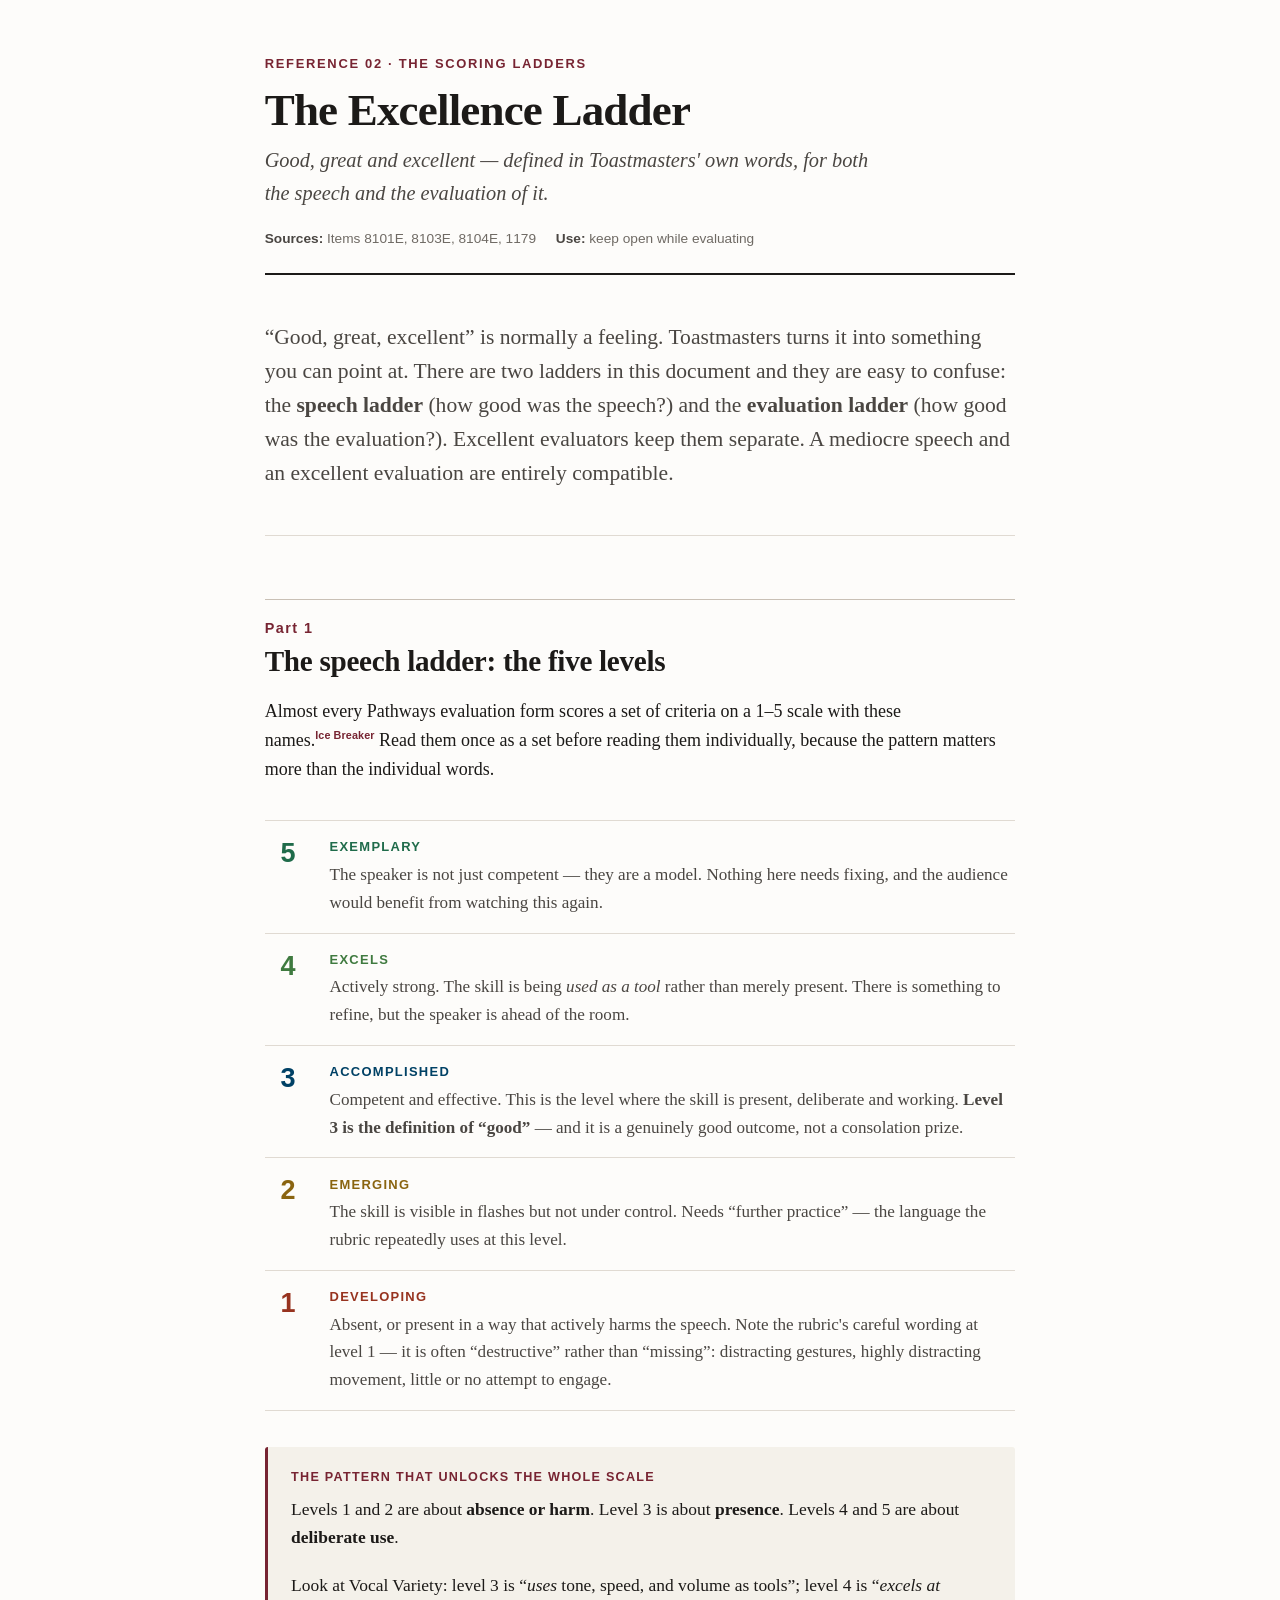
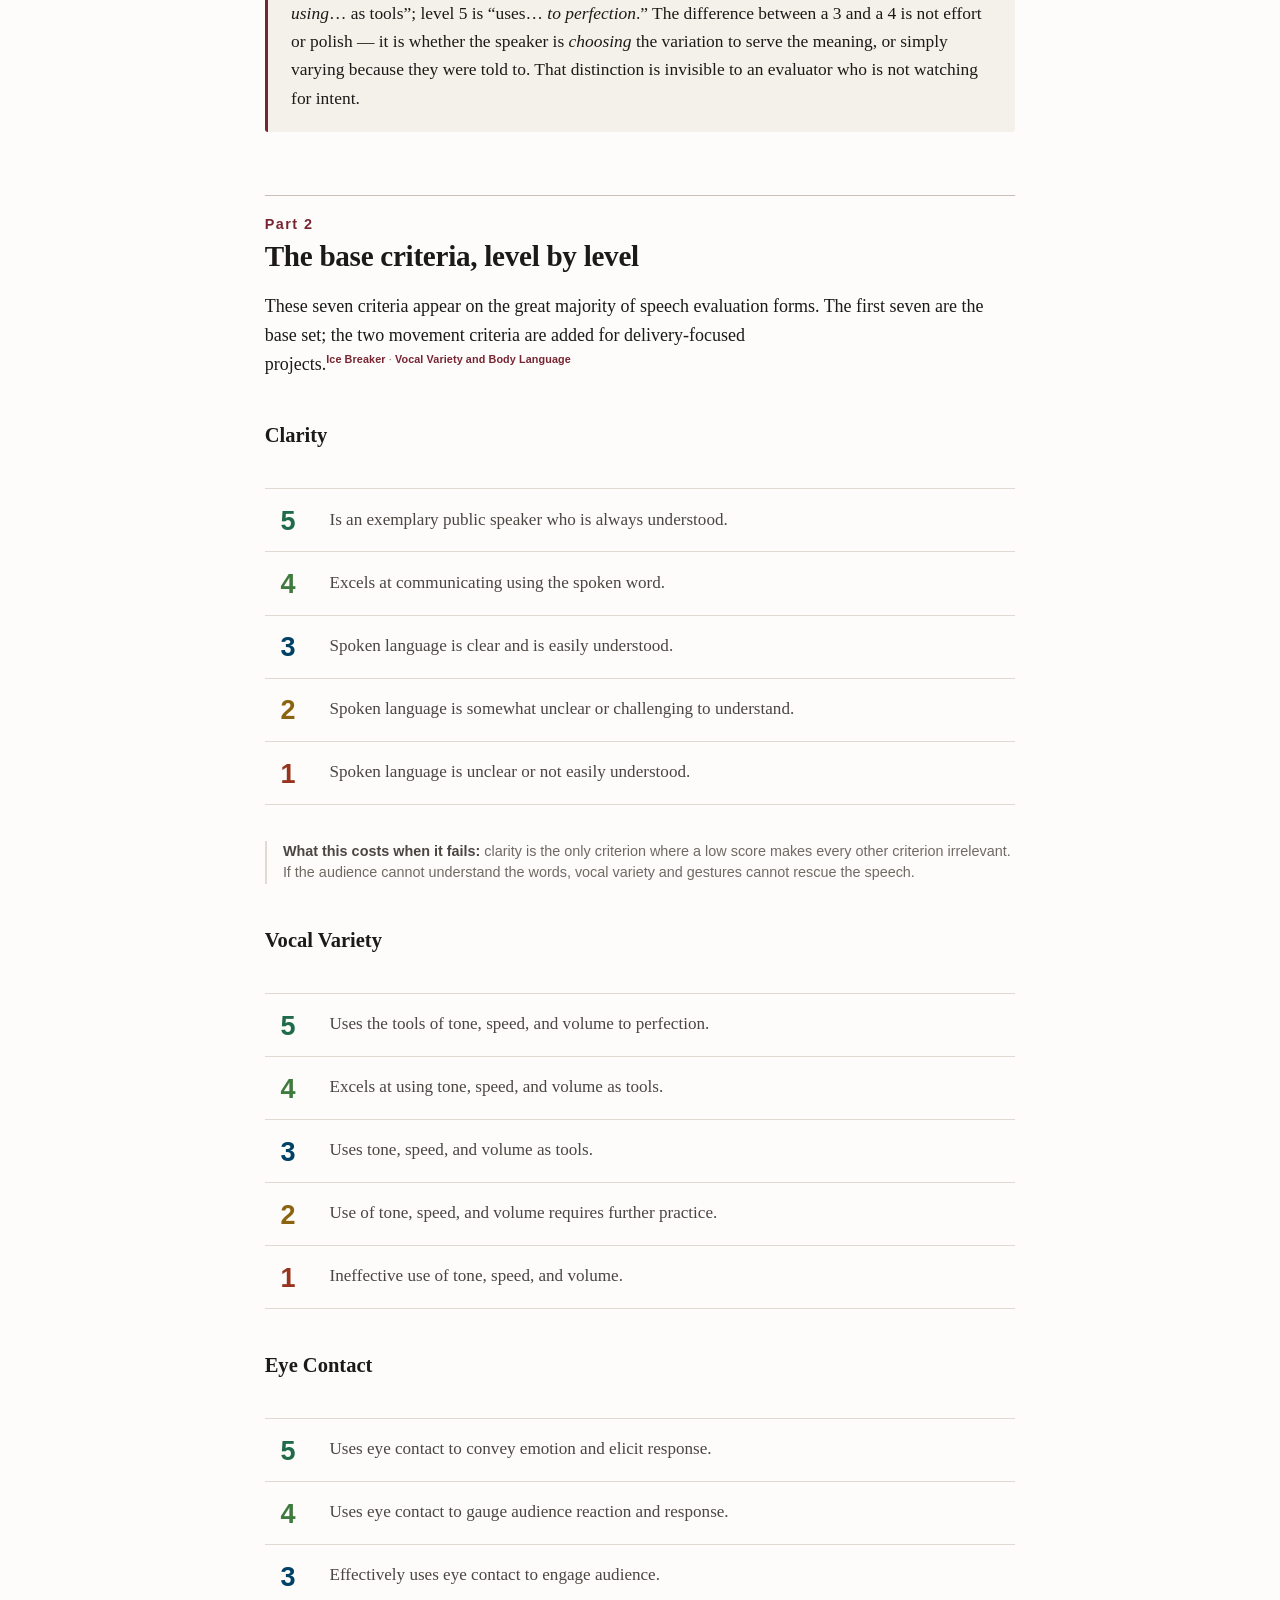
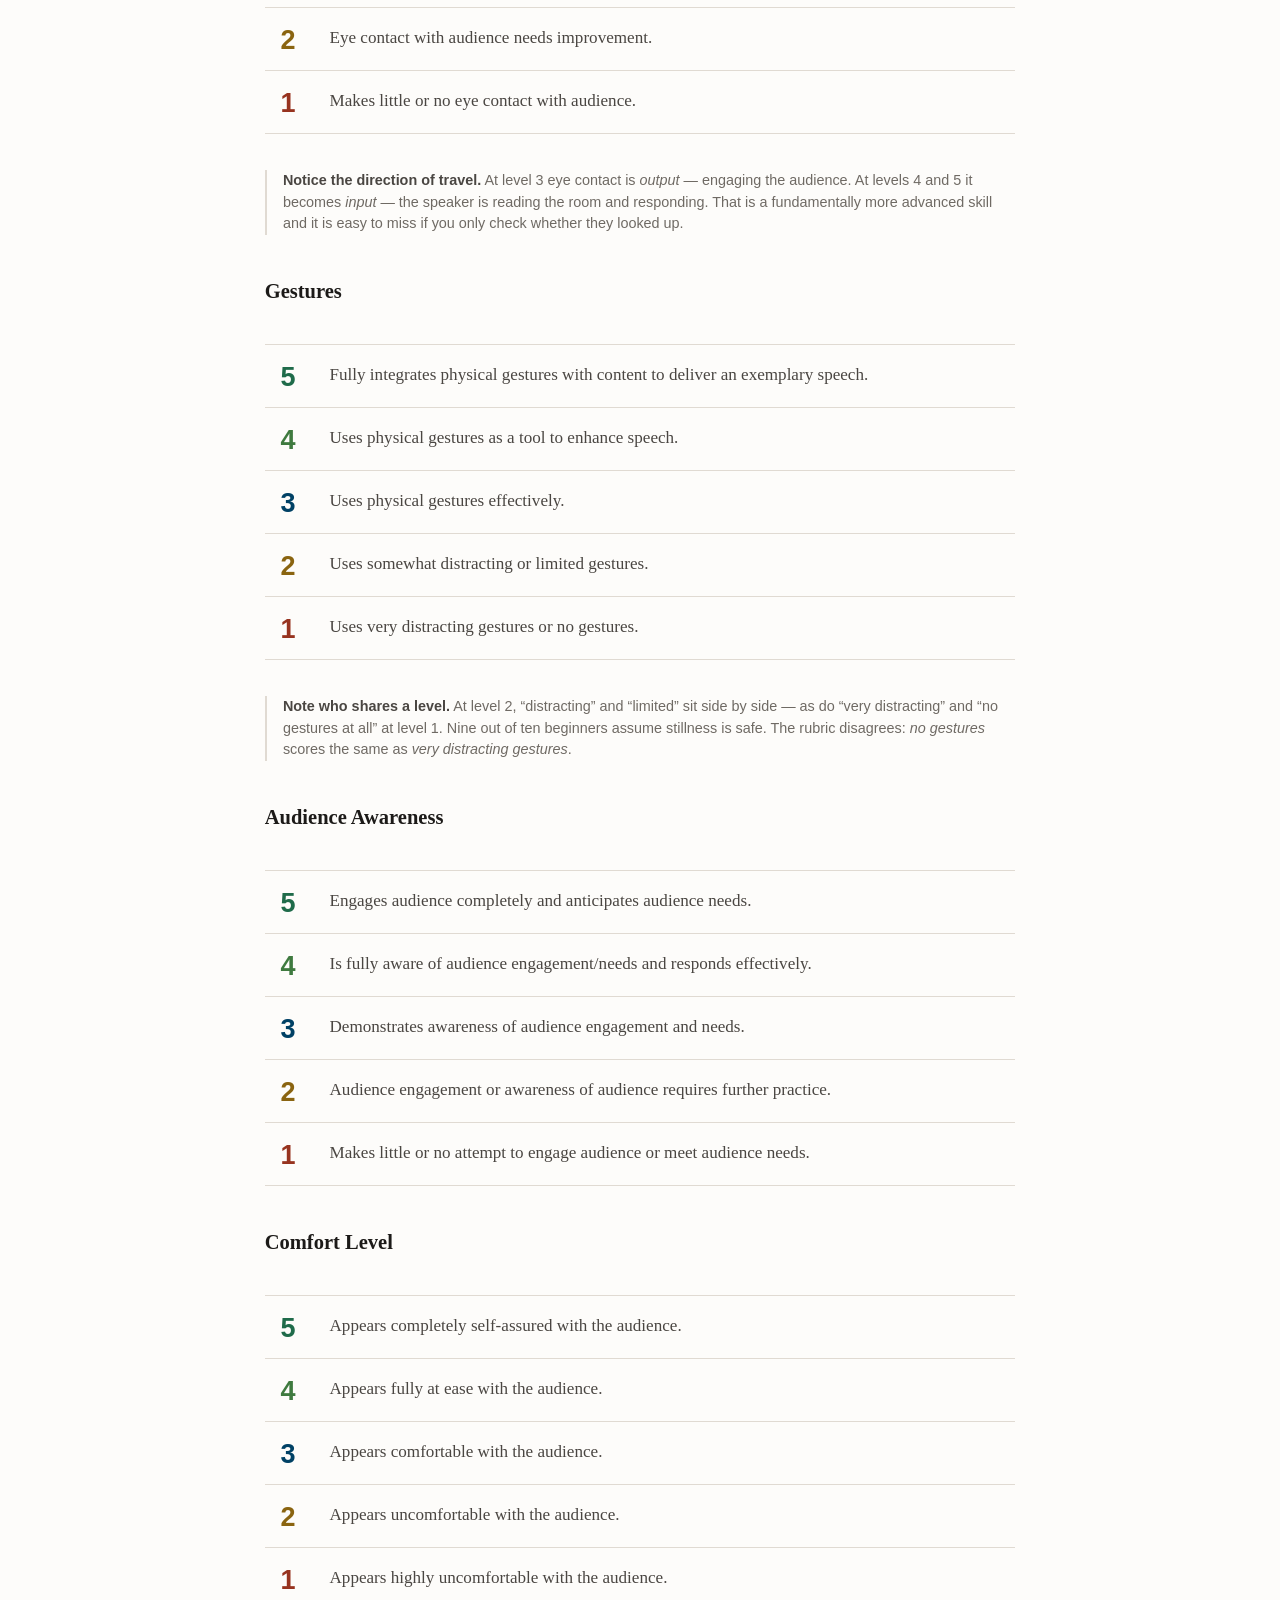
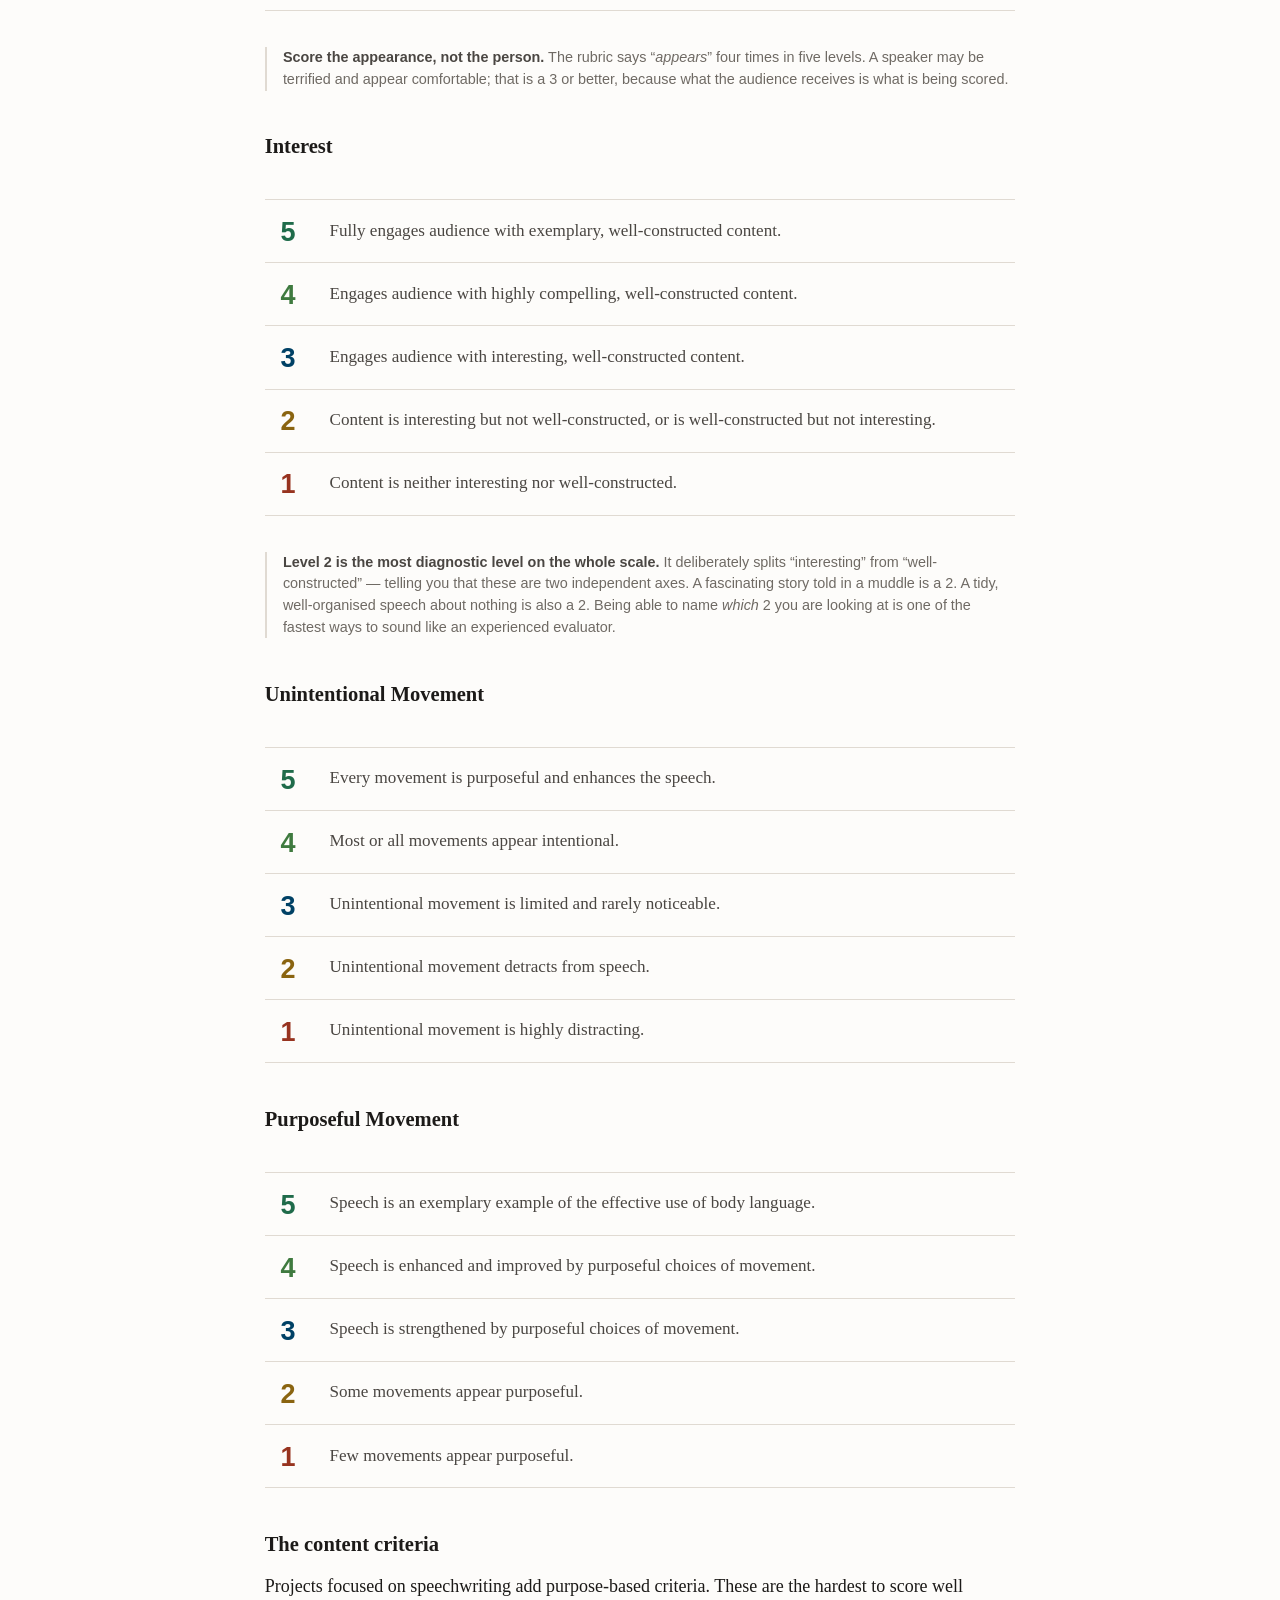
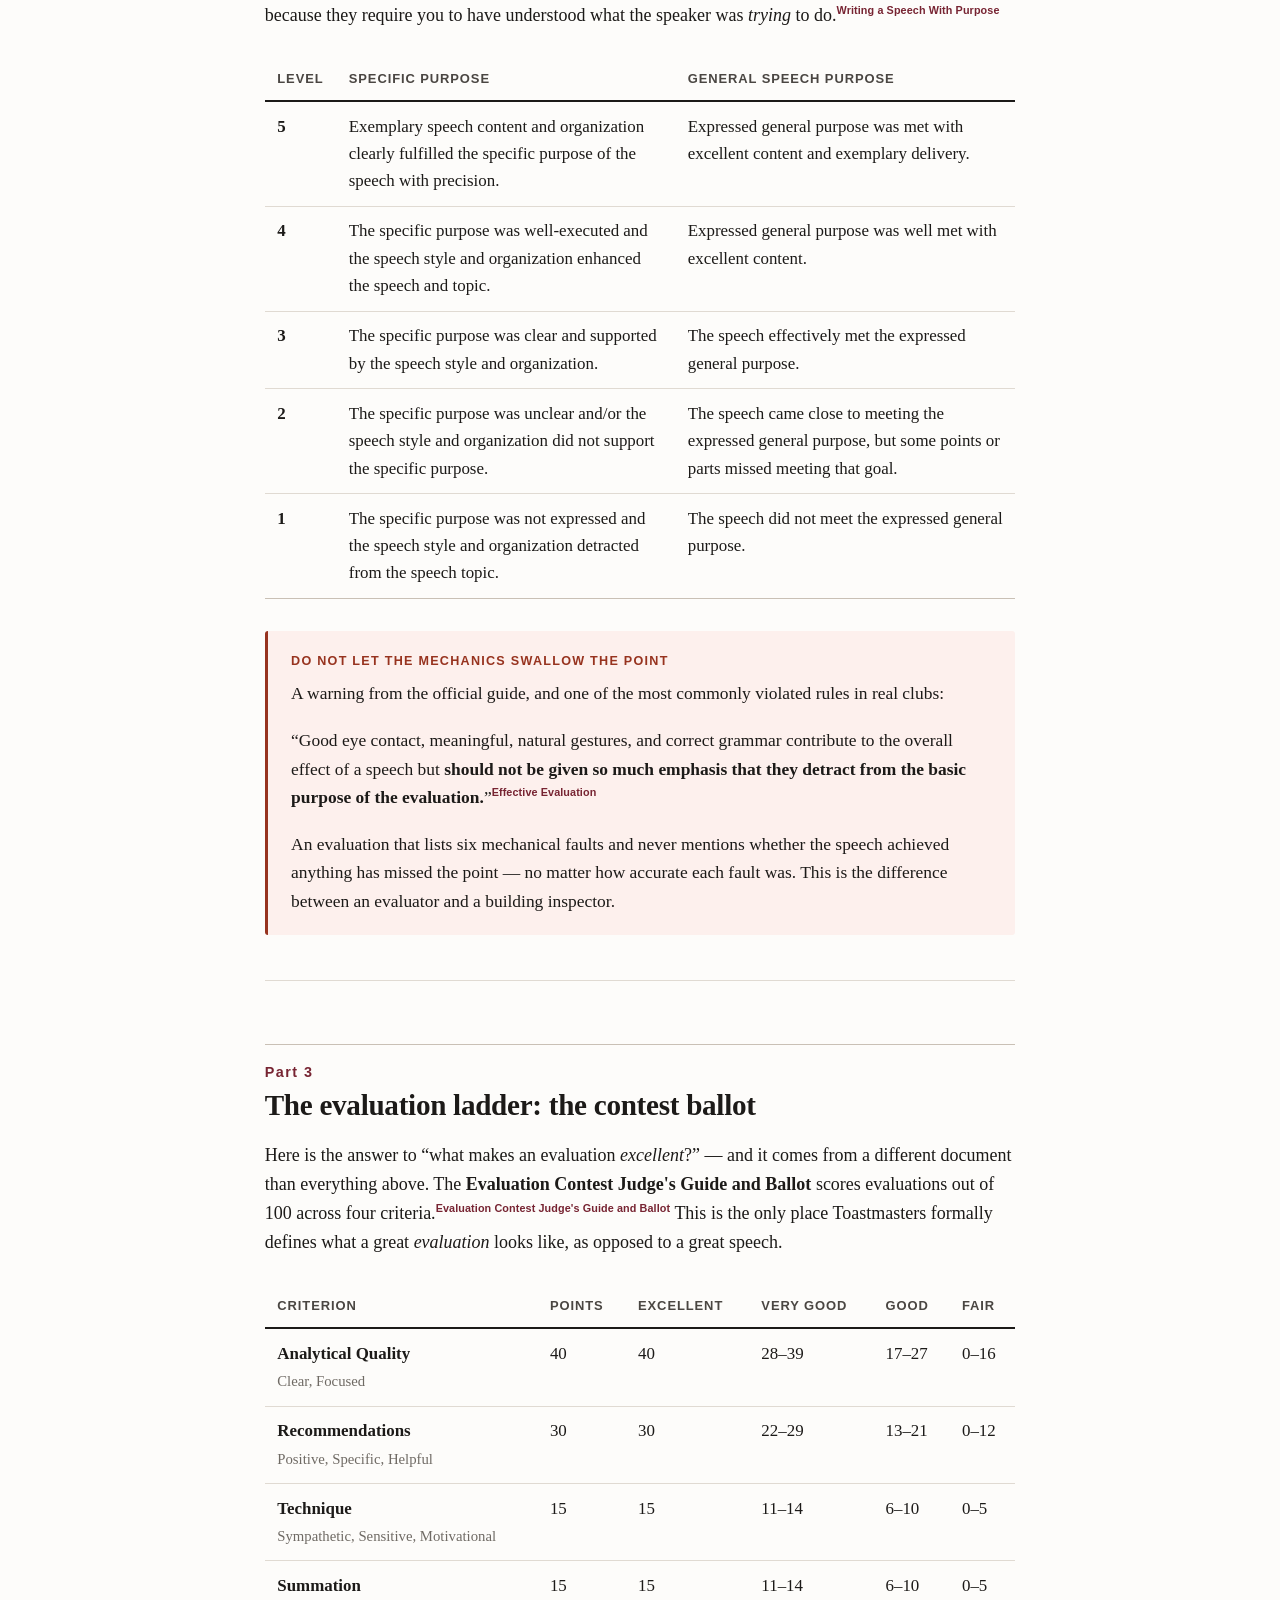
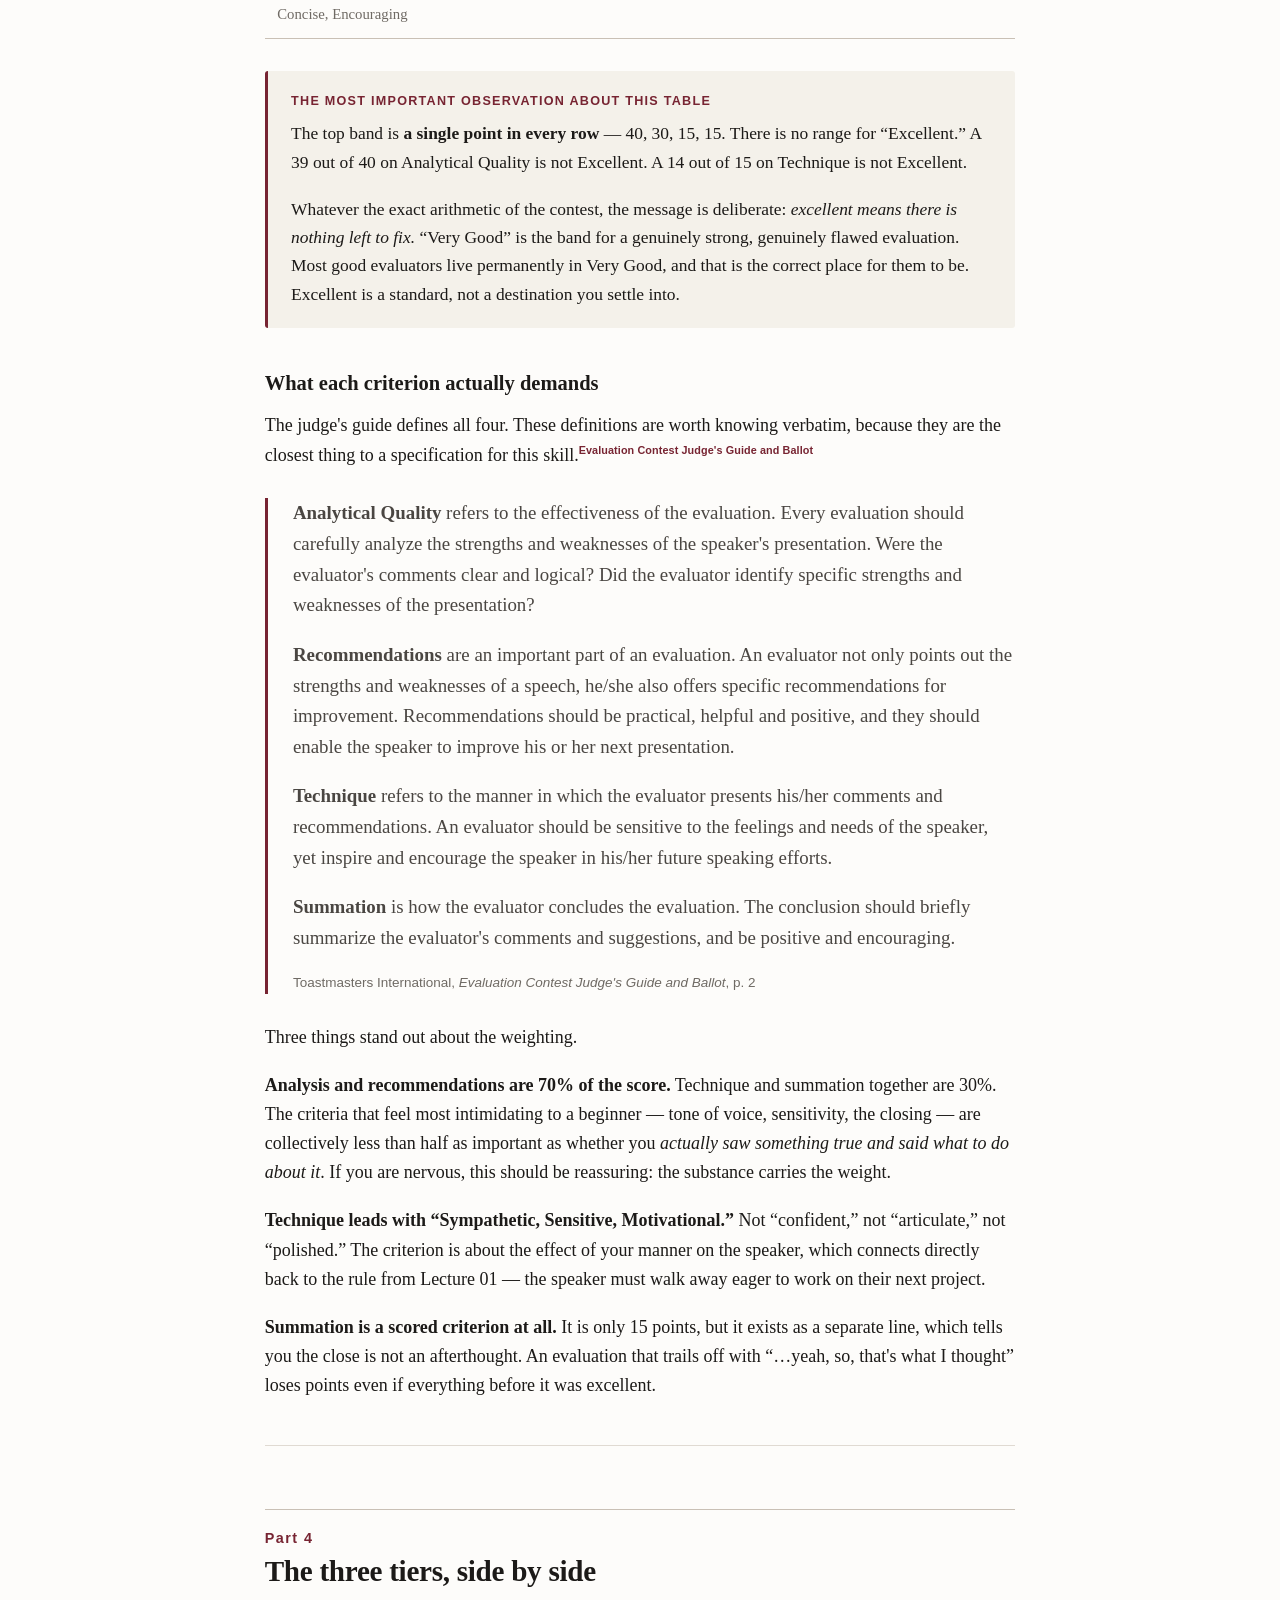
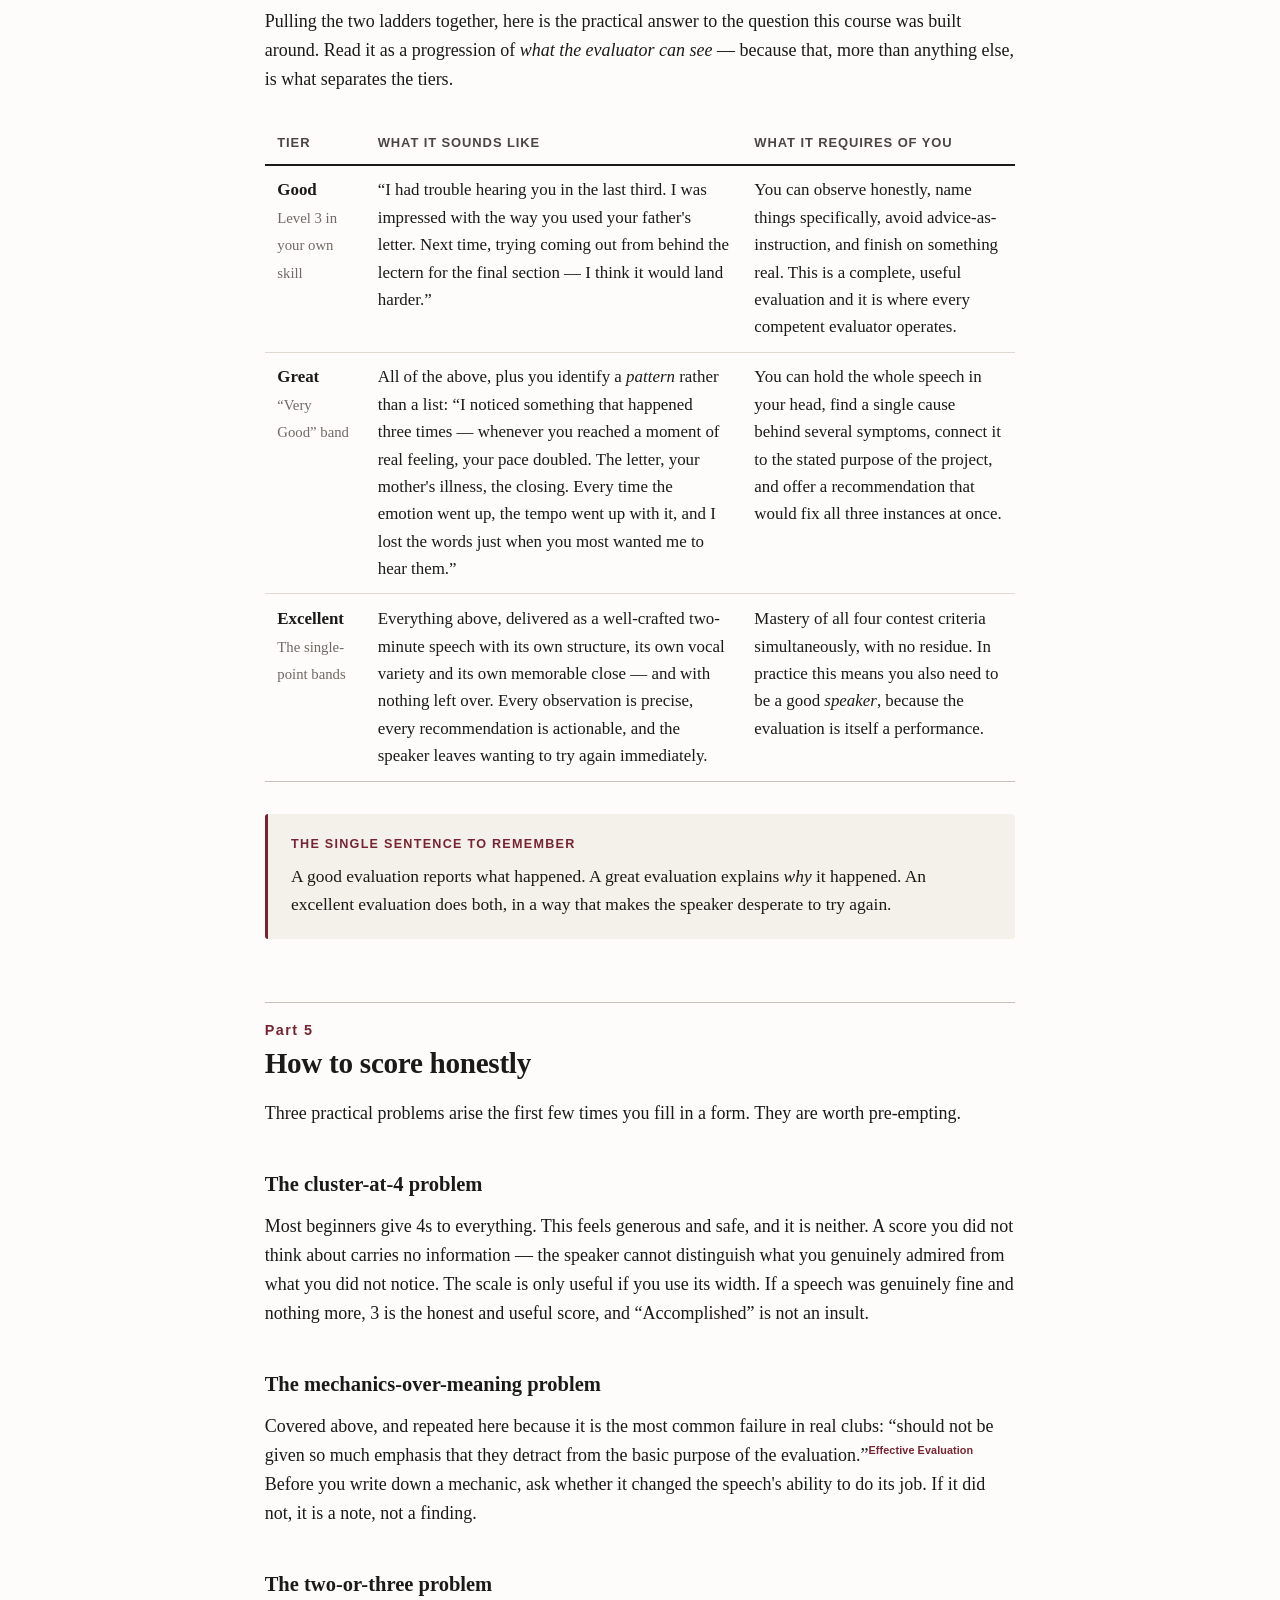
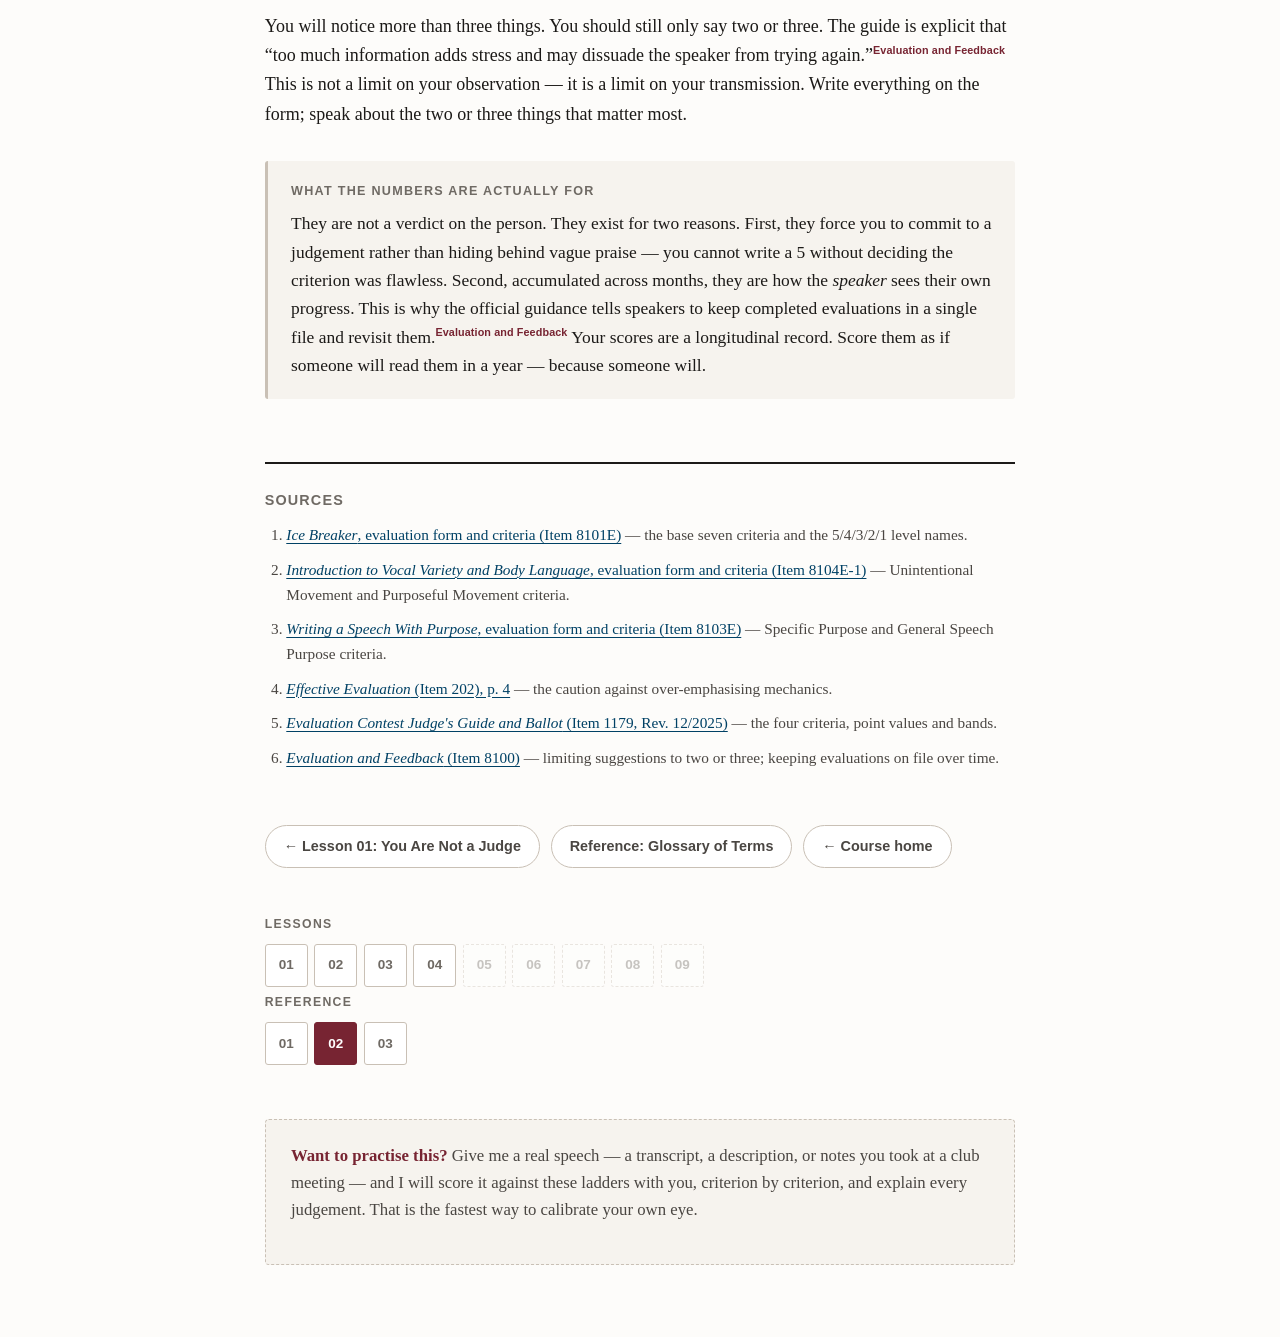
<file: reference/0002-what-makes-an-evaluation-excellent.html>
<!DOCTYPE html>
<html lang="en">
<head>
<meta charset="utf-8">
<meta name="viewport" content="width=device-width, initial-scale=1">
<title>Reference 02 — The Excellence Ladder</title>
<link rel="stylesheet" href="../assets/course.css">
</head>
<body>
<div class="wrap">

<header class="masthead">
  <p class="eyebrow">Reference 02 · The scoring ladders</p>
  <h1>The Excellence Ladder</h1>
  <p class="subtitle">Good, great and excellent — defined in Toastmasters' own words, for both
  the speech and the evaluation of it.</p>
  <div class="metabar">
    <span><b>Sources:</b> Items 8101E, 8103E, 8104E, 1179</span>
    <span><b>Use:</b> keep open while evaluating</span>
  </div>
</header>


<p class="lede">“Good, great, excellent” is normally a feeling. Toastmasters turns it into
something you can point at. There are two ladders in this document and they are easy to
confuse: the <strong>speech ladder</strong> (how good was the speech?) and the
<strong>evaluation ladder</strong> (how good was the evaluation?). Excellent evaluators keep
them separate. A mediocre speech and an excellent evaluation are entirely compatible.</p>

<hr>

<h2><span class="num">Part 1</span>The speech ladder: the five levels</h2>

<p>Almost every Pathways evaluation form scores a set of criteria on a 1–5 scale with these
names.<sup class="cite"><a href="#e1" title="Ice Breaker, evaluation form and criteria (Item 8101E)">Ice Breaker</a></sup> Read them once as a set before reading them
individually, because the pattern matters more than the individual words.</p>

<div class="ladder">
  <div class="rung" data-level="5">
    <div class="score">5</div>
    <div><span class="rungname">Exemplary</span>
    <p>The speaker is not just competent — they are a model. Nothing here needs fixing, and
    the audience would benefit from watching this again.</p></div>
  </div>
  <div class="rung" data-level="4">
    <div class="score">4</div>
    <div><span class="rungname">Excels</span>
    <p>Actively strong. The skill is being <em>used as a tool</em> rather than merely present.
    There is something to refine, but the speaker is ahead of the room.</p></div>
  </div>
  <div class="rung" data-level="3">
    <div class="score">3</div>
    <div><span class="rungname">Accomplished</span>
    <p>Competent and effective. This is the level where the skill is present, deliberate and
    working. <strong>Level 3 is the definition of “good”</strong> — and it is a genuinely good
    outcome, not a consolation prize.</p></div>
  </div>
  <div class="rung" data-level="2">
    <div class="score">2</div>
    <div><span class="rungname">Emerging</span>
    <p>The skill is visible in flashes but not under control. Needs “further practice” — the
    language the rubric repeatedly uses at this level.</p></div>
  </div>
  <div class="rung" data-level="1">
    <div class="score">1</div>
    <div><span class="rungname">Developing</span>
    <p>Absent, or present in a way that actively harms the speech. Note the rubric's careful
    wording at level 1 — it is often “destructive” rather than “missing”: distracting gestures,
    highly distracting movement, little or no attempt to engage.</p></div>
  </div>
</div>

<div class="key">
  <span class="label">The pattern that unlocks the whole scale</span>
  <p>Levels 1 and 2 are about <strong>absence or harm</strong>. Level 3 is about
  <strong>presence</strong>. Levels 4 and 5 are about <strong>deliberate use</strong>.</p>
  <p>Look at Vocal Variety: level 3 is “<em>uses</em> tone, speed, and volume as tools”; level
  4 is “<em>excels at using</em>&hellip; as tools”; level 5 is “uses&hellip; <em>to
  perfection</em>.” The difference between a 3 and a 4 is not effort or polish — it is whether
  the speaker is <em>choosing</em> the variation to serve the meaning, or simply varying
  because they were told to. That distinction is invisible to an evaluator who is not watching
  for intent.</p>
</div>

<h2><span class="num">Part 2</span>The base criteria, level by level</h2>

<p>These seven criteria appear on the great majority of speech evaluation forms. The first
seven are the base set; the two movement criteria are added for delivery-focused
projects.<sup class="cite"><a href="#e1" title="Ice Breaker, evaluation form and criteria (Item 8101E)">Ice Breaker</a>
  <span class="sep">·</span>
  <a href="#e2" title="Introduction to Vocal Variety and Body Language, evaluation form and criteria (Item 8104E-1)">Vocal Variety and Body Language</a></sup></p>

<h3>Clarity</h3>
<div class="ladder">
  <div class="rung" data-level="5"><div class="score">5</div><div><p>Is an exemplary public speaker who is always understood.</p></div></div>
  <div class="rung" data-level="4"><div class="score">4</div><div><p>Excels at communicating using the spoken word.</p></div></div>
  <div class="rung" data-level="3"><div class="score">3</div><div><p>Spoken language is clear and is easily understood.</p></div></div>
  <div class="rung" data-level="2"><div class="score">2</div><div><p>Spoken language is somewhat unclear or challenging to understand.</p></div></div>
  <div class="rung" data-level="1"><div class="score">1</div><div><p>Spoken language is unclear or not easily understood.</p></div></div>
</div>
<p class="margin"><strong>What this costs when it fails:</strong> clarity is the only criterion
where a low score makes every other criterion irrelevant. If the audience cannot understand the
words, vocal variety and gestures cannot rescue the speech.</p>

<h3>Vocal Variety</h3>
<div class="ladder">
  <div class="rung" data-level="5"><div class="score">5</div><div><p>Uses the tools of tone, speed, and volume to perfection.</p></div></div>
  <div class="rung" data-level="4"><div class="score">4</div><div><p>Excels at using tone, speed, and volume as tools.</p></div></div>
  <div class="rung" data-level="3"><div class="score">3</div><div><p>Uses tone, speed, and volume as tools.</p></div></div>
  <div class="rung" data-level="2"><div class="score">2</div><div><p>Use of tone, speed, and volume requires further practice.</p></div></div>
  <div class="rung" data-level="1"><div class="score">1</div><div><p>Ineffective use of tone, speed, and volume.</p></div></div>
</div>

<h3>Eye Contact</h3>
<div class="ladder">
  <div class="rung" data-level="5"><div class="score">5</div><div><p>Uses eye contact to convey emotion and elicit response.</p></div></div>
  <div class="rung" data-level="4"><div class="score">4</div><div><p>Uses eye contact to gauge audience reaction and response.</p></div></div>
  <div class="rung" data-level="3"><div class="score">3</div><div><p>Effectively uses eye contact to engage audience.</p></div></div>
  <div class="rung" data-level="2"><div class="score">2</div><div><p>Eye contact with audience needs improvement.</p></div></div>
  <div class="rung" data-level="1"><div class="score">1</div><div><p>Makes little or no eye contact with audience.</p></div></div>
</div>
<p class="margin"><strong>Notice the direction of travel.</strong> At level 3 eye contact is
<em>output</em> — engaging the audience. At levels 4 and 5 it becomes <em>input</em> — the
speaker is reading the room and responding. That is a fundamentally more advanced skill and it
is easy to miss if you only check whether they looked up.</p>

<h3>Gestures</h3>
<div class="ladder">
  <div class="rung" data-level="5"><div class="score">5</div><div><p>Fully integrates physical gestures with content to deliver an exemplary speech.</p></div></div>
  <div class="rung" data-level="4"><div class="score">4</div><div><p>Uses physical gestures as a tool to enhance speech.</p></div></div>
  <div class="rung" data-level="3"><div class="score">3</div><div><p>Uses physical gestures effectively.</p></div></div>
  <div class="rung" data-level="2"><div class="score">2</div><div><p>Uses somewhat distracting or limited gestures.</p></div></div>
  <div class="rung" data-level="1"><div class="score">1</div><div><p>Uses very distracting gestures or no gestures.</p></div></div>
</div>
<p class="margin"><strong>Note who shares a level.</strong> At level 2, “distracting” and
“limited” sit side by side — as do “very distracting” and “no gestures at all” at level 1. Nine
out of ten beginners assume stillness is safe. The rubric disagrees: <em>no gestures</em> scores
the same as <em>very distracting gestures</em>.</p>

<h3>Audience Awareness</h3>
<div class="ladder">
  <div class="rung" data-level="5"><div class="score">5</div><div><p>Engages audience completely and anticipates audience needs.</p></div></div>
  <div class="rung" data-level="4"><div class="score">4</div><div><p>Is fully aware of audience engagement/needs and responds effectively.</p></div></div>
  <div class="rung" data-level="3"><div class="score">3</div><div><p>Demonstrates awareness of audience engagement and needs.</p></div></div>
  <div class="rung" data-level="2"><div class="score">2</div><div><p>Audience engagement or awareness of audience requires further practice.</p></div></div>
  <div class="rung" data-level="1"><div class="score">1</div><div><p>Makes little or no attempt to engage audience or meet audience needs.</p></div></div>
</div>

<h3>Comfort Level</h3>
<div class="ladder">
  <div class="rung" data-level="5"><div class="score">5</div><div><p>Appears completely self-assured with the audience.</p></div></div>
  <div class="rung" data-level="4"><div class="score">4</div><div><p>Appears fully at ease with the audience.</p></div></div>
  <div class="rung" data-level="3"><div class="score">3</div><div><p>Appears comfortable with the audience.</p></div></div>
  <div class="rung" data-level="2"><div class="score">2</div><div><p>Appears uncomfortable with the audience.</p></div></div>
  <div class="rung" data-level="1"><div class="score">1</div><div><p>Appears highly uncomfortable with the audience.</p></div></div>
</div>
<p class="margin"><strong>Score the appearance, not the person.</strong> The rubric says
“<em>appears</em>” four times in five levels. A speaker may be terrified and appear comfortable;
that is a 3 or better, because what the audience receives is what is being scored.</p>

<h3>Interest</h3>
<div class="ladder">
  <div class="rung" data-level="5"><div class="score">5</div><div><p>Fully engages audience with exemplary, well-constructed content.</p></div></div>
  <div class="rung" data-level="4"><div class="score">4</div><div><p>Engages audience with highly compelling, well-constructed content.</p></div></div>
  <div class="rung" data-level="3"><div class="score">3</div><div><p>Engages audience with interesting, well-constructed content.</p></div></div>
  <div class="rung" data-level="2"><div class="score">2</div><div><p>Content is interesting but not well-constructed, or is well-constructed but not interesting.</p></div></div>
  <div class="rung" data-level="1"><div class="score">1</div><div><p>Content is neither interesting nor well-constructed.</p></div></div>
</div>
<p class="margin"><strong>Level 2 is the most diagnostic level on the whole scale.</strong> It
deliberately splits “interesting” from “well-constructed” — telling you that these are two
independent axes. A fascinating story told in a muddle is a 2. A tidy, well-organised speech
about nothing is also a 2. Being able to name <em>which</em> 2 you are looking at is one of the
fastest ways to sound like an experienced evaluator.</p>

<h3>Unintentional Movement</h3>
<div class="ladder">
  <div class="rung" data-level="5"><div class="score">5</div><div><p>Every movement is purposeful and enhances the speech.</p></div></div>
  <div class="rung" data-level="4"><div class="score">4</div><div><p>Most or all movements appear intentional.</p></div></div>
  <div class="rung" data-level="3"><div class="score">3</div><div><p>Unintentional movement is limited and rarely noticeable.</p></div></div>
  <div class="rung" data-level="2"><div class="score">2</div><div><p>Unintentional movement detracts from speech.</p></div></div>
  <div class="rung" data-level="1"><div class="score">1</div><div><p>Unintentional movement is highly distracting.</p></div></div>
</div>

<h3>Purposeful Movement</h3>
<div class="ladder">
  <div class="rung" data-level="5"><div class="score">5</div><div><p>Speech is an exemplary example of the effective use of body language.</p></div></div>
  <div class="rung" data-level="4"><div class="score">4</div><div><p>Speech is enhanced and improved by purposeful choices of movement.</p></div></div>
  <div class="rung" data-level="3"><div class="score">3</div><div><p>Speech is strengthened by purposeful choices of movement.</p></div></div>
  <div class="rung" data-level="2"><div class="score">2</div><div><p>Some movements appear purposeful.</p></div></div>
  <div class="rung" data-level="1"><div class="score">1</div><div><p>Few movements appear purposeful.</p></div></div>
</div>

<h3>The content criteria</h3>

<p>Projects focused on speechwriting add purpose-based criteria. These are the hardest to score
well because they require you to have understood what the speaker was <em>trying</em> to
do.<sup class="cite"><a href="#e3" title="Writing a Speech With Purpose, evaluation form and criteria (Item 8103E)">Writing a Speech With Purpose</a></sup></p>

<table>
  <thead>
    <tr><th>Level</th><th>Specific Purpose</th><th>General Speech Purpose</th></tr>
  </thead>
  <tbody>
    <tr>
      <td><strong>5</strong></td>
      <td>Exemplary speech content and organization clearly fulfilled the specific purpose of
      the speech with precision.</td>
      <td>Expressed general purpose was met with excellent content and exemplary delivery.</td>
    </tr>
    <tr>
      <td><strong>4</strong></td>
      <td>The specific purpose was well-executed and the speech style and organization enhanced
      the speech and topic.</td>
      <td>Expressed general purpose was well met with excellent content.</td>
    </tr>
    <tr>
      <td><strong>3</strong></td>
      <td>The specific purpose was clear and supported by the speech style and organization.</td>
      <td>The speech effectively met the expressed general purpose.</td>
    </tr>
    <tr>
      <td><strong>2</strong></td>
      <td>The specific purpose was unclear and/or the speech style and organization did not
      support the specific purpose.</td>
      <td>The speech came close to meeting the expressed general purpose, but some points or
      parts missed meeting that goal.</td>
    </tr>
    <tr>
      <td><strong>1</strong></td>
      <td>The specific purpose was not expressed and the speech style and organization detracted
      from the speech topic.</td>
      <td>The speech did not meet the expressed general purpose.</td>
    </tr>
  </tbody>
</table>

<div class="warn">
  <span class="label">Do not let the mechanics swallow the point</span>
  <p>A warning from the official guide, and one of the most commonly violated rules in real
  clubs:</p>
  <p>“Good eye contact, meaningful, natural gestures, and correct grammar contribute to the
  overall effect of a speech but <strong>should not be given so much emphasis that they detract
  from the basic purpose of the evaluation.</strong>”<sup class="cite"><a href="#e4" title="Effective Evaluation (Item 202), p. 4">Effective Evaluation</a></sup></p>
  <p>An evaluation that lists six mechanical faults and never mentions whether the speech
  achieved anything has missed the point — no matter how accurate each fault was. This is the
  difference between an evaluator and a building inspector.</p>
</div>

<hr>

<h2><span class="num">Part 3</span>The evaluation ladder: the contest ballot</h2>

<p>Here is the answer to “what makes an evaluation <em>excellent</em>?” — and it comes from a
different document than everything above. The <strong>Evaluation Contest Judge's Guide and
Ballot</strong> scores evaluations out of 100 across four criteria.<sup class="cite"><a href="#e5" title="Evaluation Contest Judge's Guide and Ballot (Item 1179, Rev. 12/2025)">Evaluation Contest Judge's Guide and Ballot</a></sup>
This is the only place Toastmasters formally defines what a great <em>evaluation</em> looks
like, as opposed to a great speech.</p>

<table>
  <thead>
    <tr>
      <th>Criterion</th>
      <th>Points</th>
      <th>Excellent</th>
      <th>Very Good</th>
      <th>Good</th>
      <th>Fair</th>
    </tr>
  </thead>
  <tbody>
    <tr>
      <td><strong>Analytical Quality</strong><br><span style="color:var(--ink-faint);font-size:.82rem">Clear, Focused</span></td>
      <td>40</td><td>40</td><td>28–39</td><td>17–27</td><td>0–16</td>
    </tr>
    <tr>
      <td><strong>Recommendations</strong><br><span style="color:var(--ink-faint);font-size:.82rem">Positive, Specific, Helpful</span></td>
      <td>30</td><td>30</td><td>22–29</td><td>13–21</td><td>0–12</td>
    </tr>
    <tr>
      <td><strong>Technique</strong><br><span style="color:var(--ink-faint);font-size:.82rem">Sympathetic, Sensitive, Motivational</span></td>
      <td>15</td><td>15</td><td>11–14</td><td>6–10</td><td>0–5</td>
    </tr>
    <tr>
      <td><strong>Summation</strong><br><span style="color:var(--ink-faint);font-size:.82rem">Concise, Encouraging</span></td>
      <td>15</td><td>15</td><td>11–14</td><td>6–10</td><td>0–5</td>
    </tr>
  </tbody>
</table>

<div class="key">
  <span class="label">The most important observation about this table</span>
  <p>The top band is <strong>a single point in every row</strong> — 40, 30, 15, 15. There is no
  range for “Excellent.” A 39 out of 40 on Analytical Quality is not Excellent. A 14 out of 15
  on Technique is not Excellent.</p>
  <p>Whatever the exact arithmetic of the contest, the message is deliberate: <em>excellent
  means there is nothing left to fix.</em> “Very Good” is the band for a genuinely strong,
  genuinely flawed evaluation. Most good evaluators live permanently in Very Good, and that is
  the correct place for them to be. Excellent is a standard, not a destination you settle
  into.</p>
</div>

<h3>What each criterion actually demands</h3>

<p>The judge's guide defines all four. These definitions are worth knowing verbatim, because
they are the closest thing to a specification for this skill.<sup class="cite"><a href="#e5" title="Evaluation Contest Judge's Guide and Ballot (Item 1179, Rev. 12/2025)">Evaluation Contest Judge's Guide and Ballot</a></sup></p>

<blockquote>
  <p><strong>Analytical Quality</strong> refers to the effectiveness of the evaluation. Every
  evaluation should carefully analyze the strengths and weaknesses of the speaker's
  presentation. Were the evaluator's comments clear and logical? Did the evaluator identify
  specific strengths and weaknesses of the presentation?</p>
  <p><strong>Recommendations</strong> are an important part of an evaluation. An evaluator not
  only points out the strengths and weaknesses of a speech, he/she also offers specific
  recommendations for improvement. Recommendations should be practical, helpful and positive,
  and they should enable the speaker to improve his or her next presentation.</p>
  <p><strong>Technique</strong> refers to the manner in which the evaluator presents his/her
  comments and recommendations. An evaluator should be sensitive to the feelings and needs of
  the speaker, yet inspire and encourage the speaker in his/her future speaking efforts.</p>
  <p><strong>Summation</strong> is how the evaluator concludes the evaluation. The conclusion
  should briefly summarize the evaluator's comments and suggestions, and be positive and
  encouraging.</p>
  <cite>Toastmasters International, <i>Evaluation Contest Judge's Guide and Ballot</i>, p. 2</cite>
</blockquote>

<p>Three things stand out about the weighting.</p>

<p><strong>Analysis and recommendations are 70% of the score.</strong> Technique and summation
together are 30%. The criteria that feel most intimidating to a beginner — tone of voice,
sensitivity, the closing — are collectively less than half as important as whether you
<em>actually saw something true and said what to do about it</em>. If you are nervous, this
should be reassuring: the substance carries the weight.</p>

<p><strong>Technique leads with “Sympathetic, Sensitive, Motivational.”</strong> Not
“confident,” not “articulate,” not “polished.” The criterion is about the effect of your manner
on the speaker, which connects directly back to the rule from Lecture 01 — the speaker must
walk away eager to work on their next project.</p>

<p><strong>Summation is a scored criterion at all.</strong> It is only 15 points, but it exists
as a separate line, which tells you the close is not an afterthought. An evaluation that
trails off with “&hellip;yeah, so, that's what I thought” loses points even if everything before
it was excellent.</p>

<hr>

<h2><span class="num">Part 4</span>The three tiers, side by side</h2>

<p>Pulling the two ladders together, here is the practical answer to the question this course
was built around. Read it as a progression of <em>what the evaluator can see</em> — because
that, more than anything else, is what separates the tiers.</p>

<table>
  <thead>
    <tr><th>Tier</th><th>What it sounds like</th><th>What it requires of you</th></tr>
  </thead>
  <tbody>
    <tr>
      <td><strong>Good</strong><br><span style="color:var(--ink-faint);font-size:.82rem">Level 3 in your own skill</span></td>
      <td>“I had trouble hearing you in the last third. I was impressed with the way you used
      your father's letter. Next time, trying coming out from behind the lectern for the final
      section — I think it would land harder.”</td>
      <td>You can observe honestly, name things specifically, avoid advice-as-instruction, and
      finish on something real. This is a complete, useful evaluation and it is where every
      competent evaluator operates.</td>
    </tr>
    <tr>
      <td><strong>Great</strong><br><span style="color:var(--ink-faint);font-size:.82rem">“Very Good” band</span></td>
      <td>All of the above, plus you identify a <em>pattern</em> rather than a list: “I noticed
      something that happened three times — whenever you reached a moment of real feeling, your
      pace doubled. The letter, your mother's illness, the closing. Every time the emotion went
      up, the tempo went up with it, and I lost the words just when you most wanted me to hear
      them.”</td>
      <td>You can hold the whole speech in your head, find a single cause behind several
      symptoms, connect it to the stated purpose of the project, and offer a recommendation
      that would fix all three instances at once.</td>
    </tr>
    <tr>
      <td><strong>Excellent</strong><br><span style="color:var(--ink-faint);font-size:.82rem">The single-point bands</span></td>
      <td>Everything above, delivered as a well-crafted two-minute speech with its own
      structure, its own vocal variety and its own memorable close — and with nothing left
      over. Every observation is precise, every recommendation is actionable, and the speaker
      leaves wanting to try again immediately.</td>
      <td>Mastery of all four contest criteria simultaneously, with no residue. In practice
      this means you also need to be a good <em>speaker</em>, because the evaluation is itself
      a performance.</td>
    </tr>
  </tbody>
</table>

<div class="key">
  <span class="label">The single sentence to remember</span>
  <p>A good evaluation reports what happened. A great evaluation explains <em>why</em> it
  happened. An excellent evaluation does both, in a way that makes the speaker desperate to
  try again.</p>
</div>

<h2><span class="num">Part 5</span>How to score honestly</h2>

<p>Three practical problems arise the first few times you fill in a form. They are worth
pre-empting.</p>

<h3>The cluster-at-4 problem</h3>

<p>Most beginners give 4s to everything. This feels generous and safe, and it is neither. A
score you did not think about carries no information — the speaker cannot distinguish what you
genuinely admired from what you did not notice. The scale is only useful if you use its width.
If a speech was genuinely fine and nothing more, 3 is the honest and useful score, and
“Accomplished” is not an insult.</p>

<h3>The mechanics-over-meaning problem</h3>

<p>Covered above, and repeated here because it is the most common failure in real clubs: “should
not be given so much emphasis that they detract from the basic purpose of the
evaluation.”<sup class="cite"><a href="#e4" title="Effective Evaluation (Item 202), p. 4">Effective Evaluation</a></sup> Before you write down a mechanic, ask
whether it changed the speech's ability to do its job. If it did not, it is a note, not a
finding.</p>

<h3>The two-or-three problem</h3>

<p>You will notice more than three things. You should still only say two or three. The guide is
explicit that “too much information adds stress and may dissuade the speaker from trying
again.”<sup class="cite"><a href="#e6" title="Evaluation and Feedback (Item 8100)">Evaluation and Feedback</a></sup> This is not a limit on your observation — it
is a limit on your transmission. Write everything on the form; speak about the two or three
things that matter most.</p>

<div class="note">
  <span class="label">What the numbers are actually for</span>
  <p>They are not a verdict on the person. They exist for two reasons. First, they force you to
  commit to a judgement rather than hiding behind vague praise — you cannot write a 5 without
  deciding the criterion was flawless. Second, accumulated across months, they are how the
  <em>speaker</em> sees their own progress. This is why the official guidance tells speakers to
  keep completed evaluations in a single file and revisit
  them.<sup class="cite"><a href="#e6" title="Evaluation and Feedback (Item 8100)">Evaluation and Feedback</a></sup> Your scores are a longitudinal record. Score
  them as if someone will read them in a year — because someone will.</p>
</div>

<div class="sources">
  <h3>Sources</h3>
  <ol>
    <li id="e1"><a href="https://ccdn.toastmasters.org/medias/files/pathways/2021-updates/8101-ice-breaker.pdf"><i>Ice Breaker</i>, evaluation form and criteria (Item 8101E)</a> — the base seven criteria and the 5/4/3/2/1 level names.</li>
    <li id="e2"><a href="https://ccdn.toastmasters.org/medias/files/pathways/2021-updates/8104-vocal-variety-and-body-language.pdf"><i>Introduction to Vocal Variety and Body Language</i>, evaluation form and criteria (Item 8104E-1)</a> — Unintentional Movement and Purposeful Movement criteria.</li>
    <li id="e3"><a href="https://ccdn.toastmasters.org/medias/files/pathways/2021-updates/8103-writing-a-speech-with-purpose.pdf"><i>Writing a Speech With Purpose</i>, evaluation form and criteria (Item 8103E)</a> — Specific Purpose and General Speech Purpose criteria.</li>
    <li id="e4"><a href="https://ccdn.toastmasters.org/medias/files/department-documents/education-documents/202-effective-evaluation.pdf"><i>Effective Evaluation</i> (Item 202), p. 4</a> — the caution against over-emphasising mechanics.</li>
    <li id="e5"><a href="https://content.toastmasters.org/image/upload/1179-evaluation-contest-judges-guide-and-ballot.pdf"><i>Evaluation Contest Judge's Guide and Ballot</i> (Item 1179, Rev. 12/2025)</a> — the four criteria, point values and bands.</li>
    <li id="e6"><a href="https://ccdn.toastmasters.org/medias/files/pathways/2021-updates/8100-evaluation-and-feedback.pdf"><i>Evaluation and Feedback</i> (Item 8100)</a> — limiting suggestions to two or three; keeping evaluations on file over time.</li>
  </ol>
</div>

<nav class="lessonnav">
  <a href="../lessons/0001-you-are-not-a-judge.html">← Lesson 01: You Are Not a Judge</a>
  <a href="../reference/0001-glossary.html">Reference: Glossary of Terms</a>
  <a href="../index.html">← Course home</a>
</nav>

<nav class="lessonmap" data-lessonmap aria-label="Jump to a lesson"></nav>

<div class="askteacher">
  <p><strong>Want to practise this?</strong> Give me a real speech — a transcript, a
  description, or notes you took at a club meeting — and I will score it against these ladders
  with you, criterion by criterion, and explain every judgement. That is the fastest way to
  calibrate your own eye.</p>
</div>

</div>
<script src="../assets/quiz.js"></script>
<script src="../assets/course-map.js"></script>
</body>
</html>
</file>
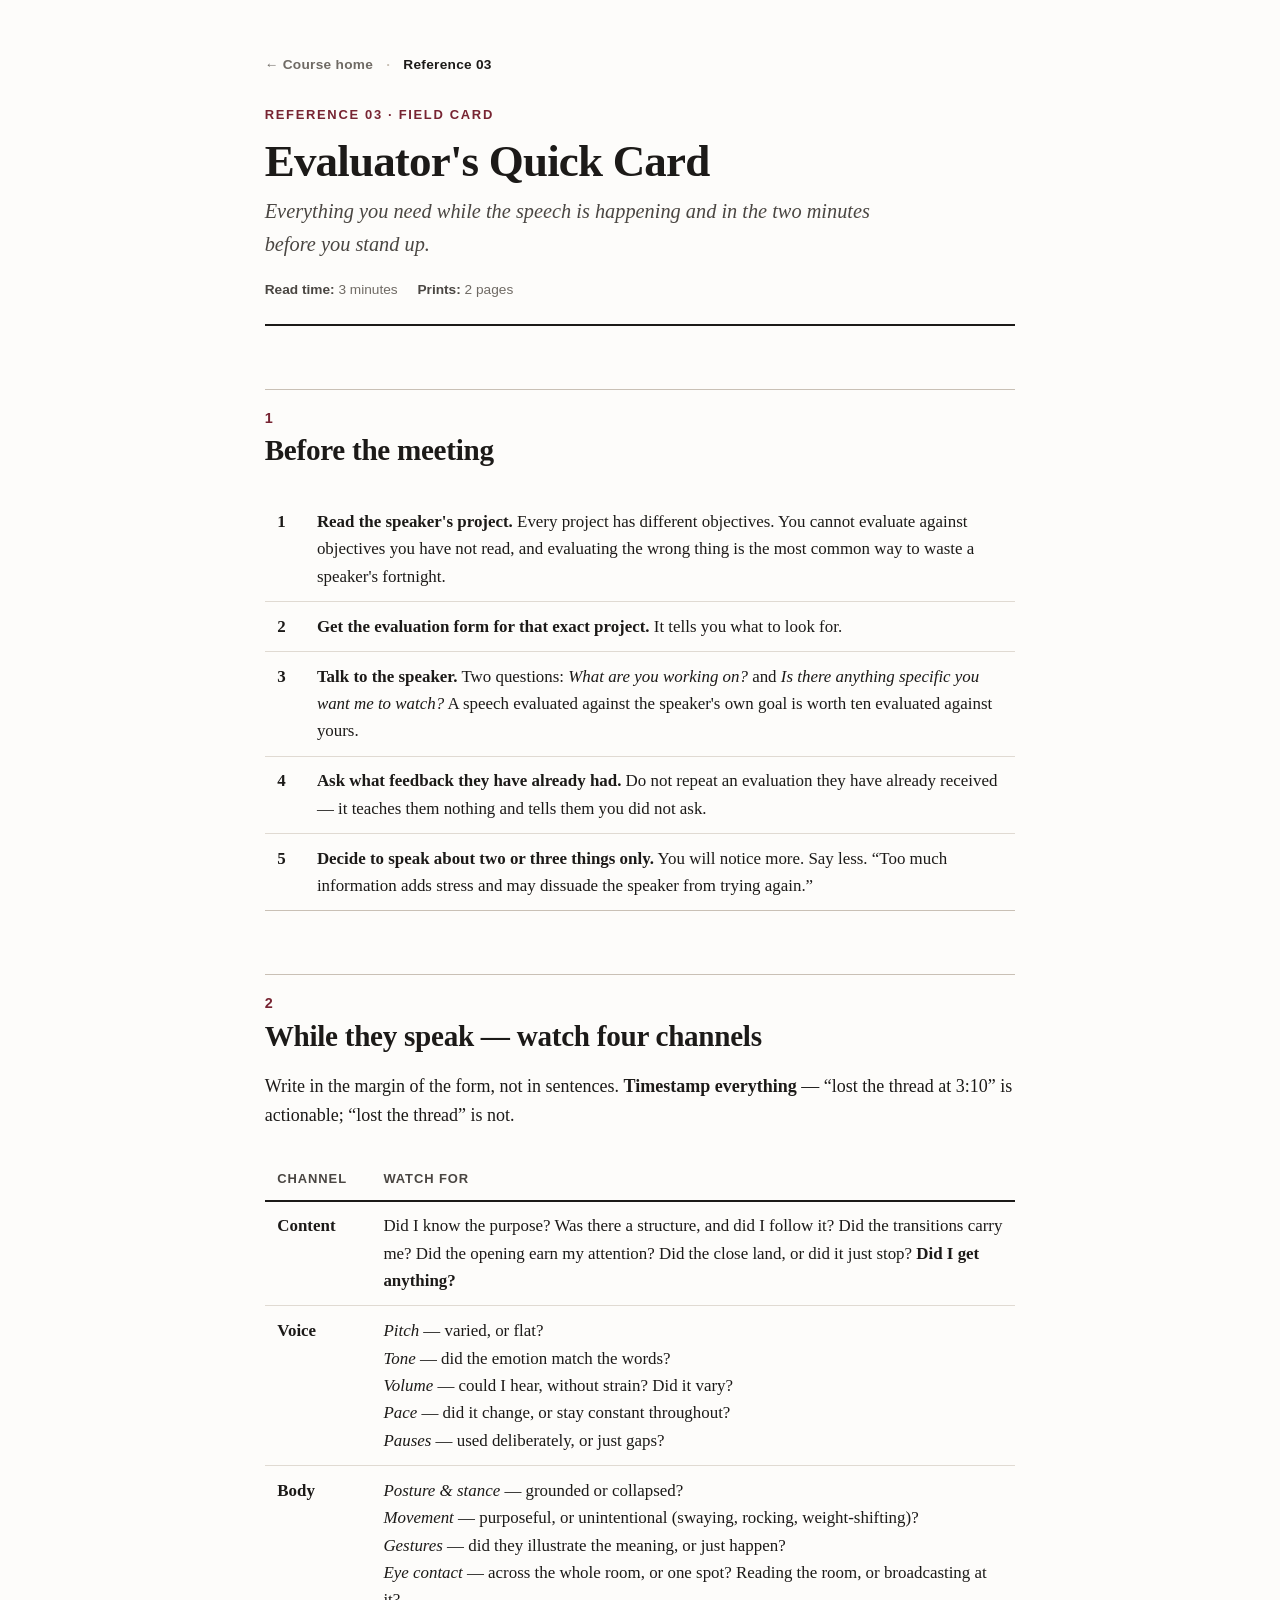
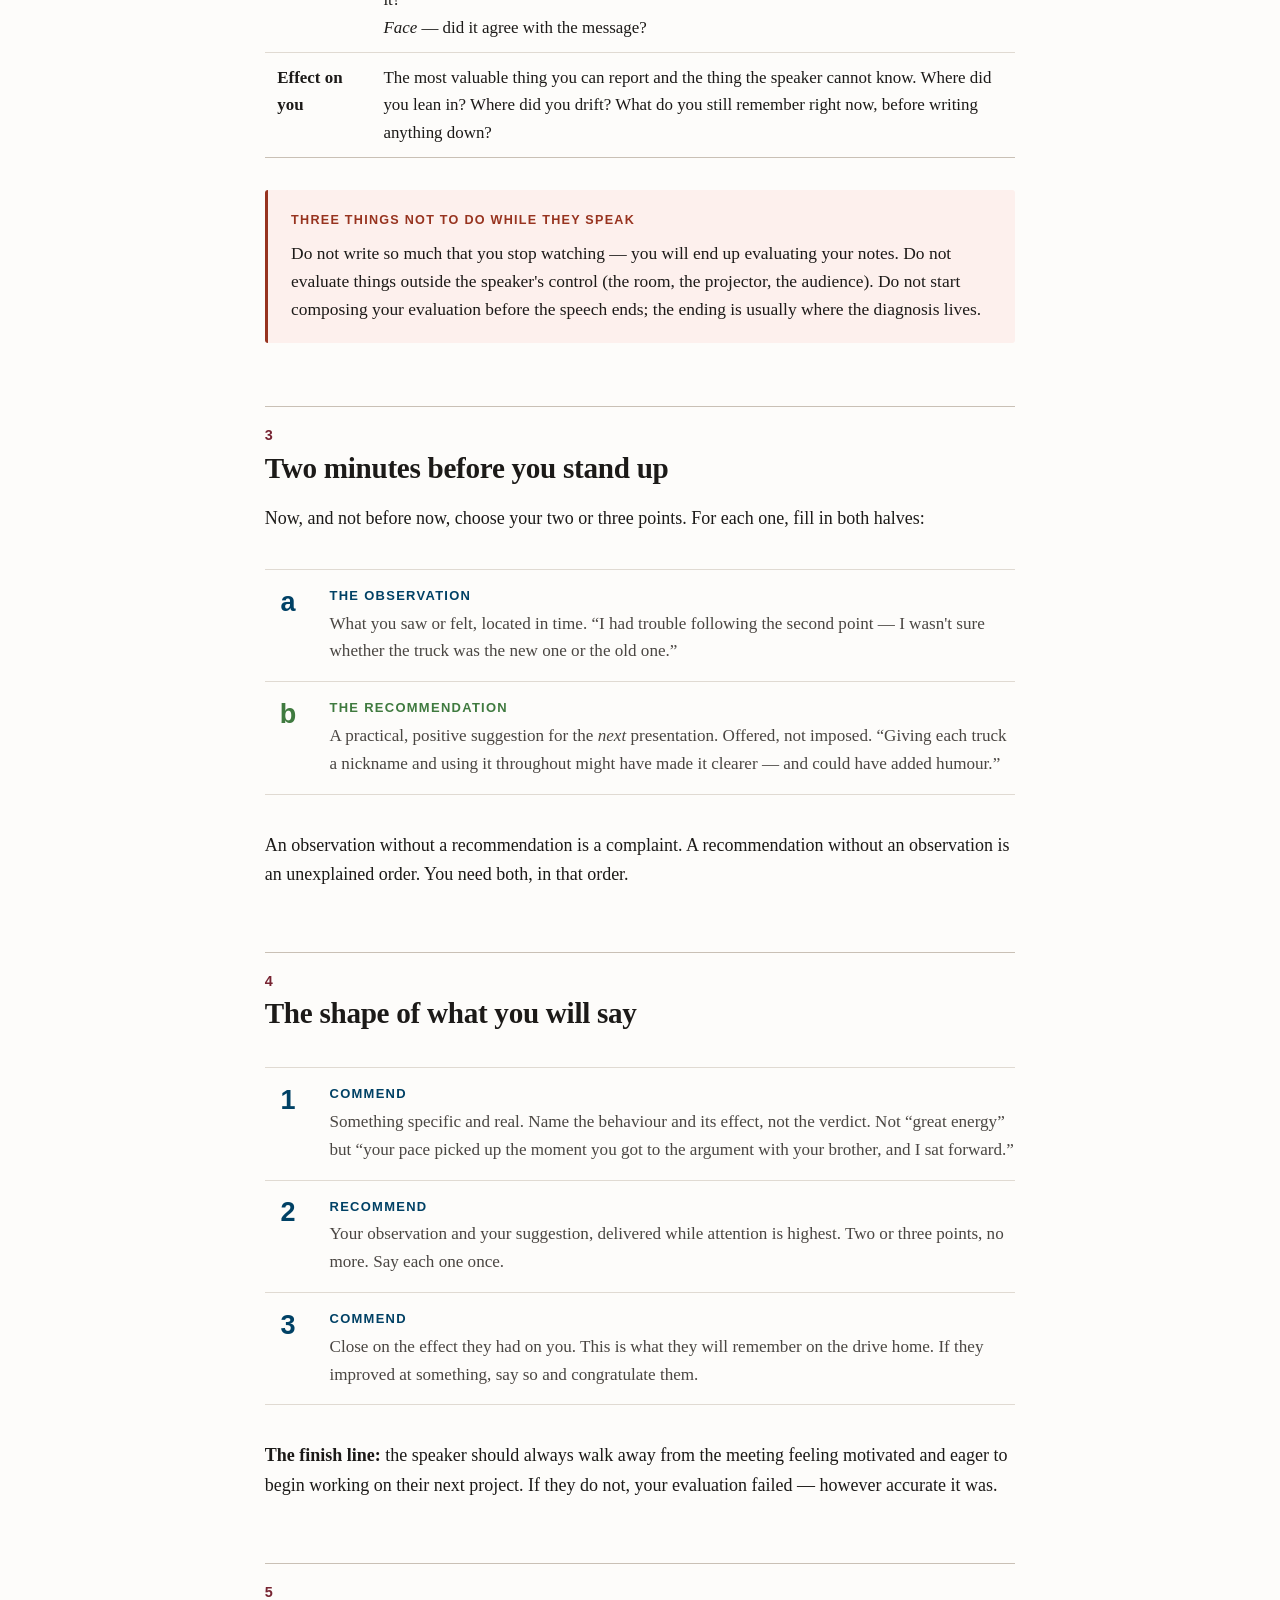
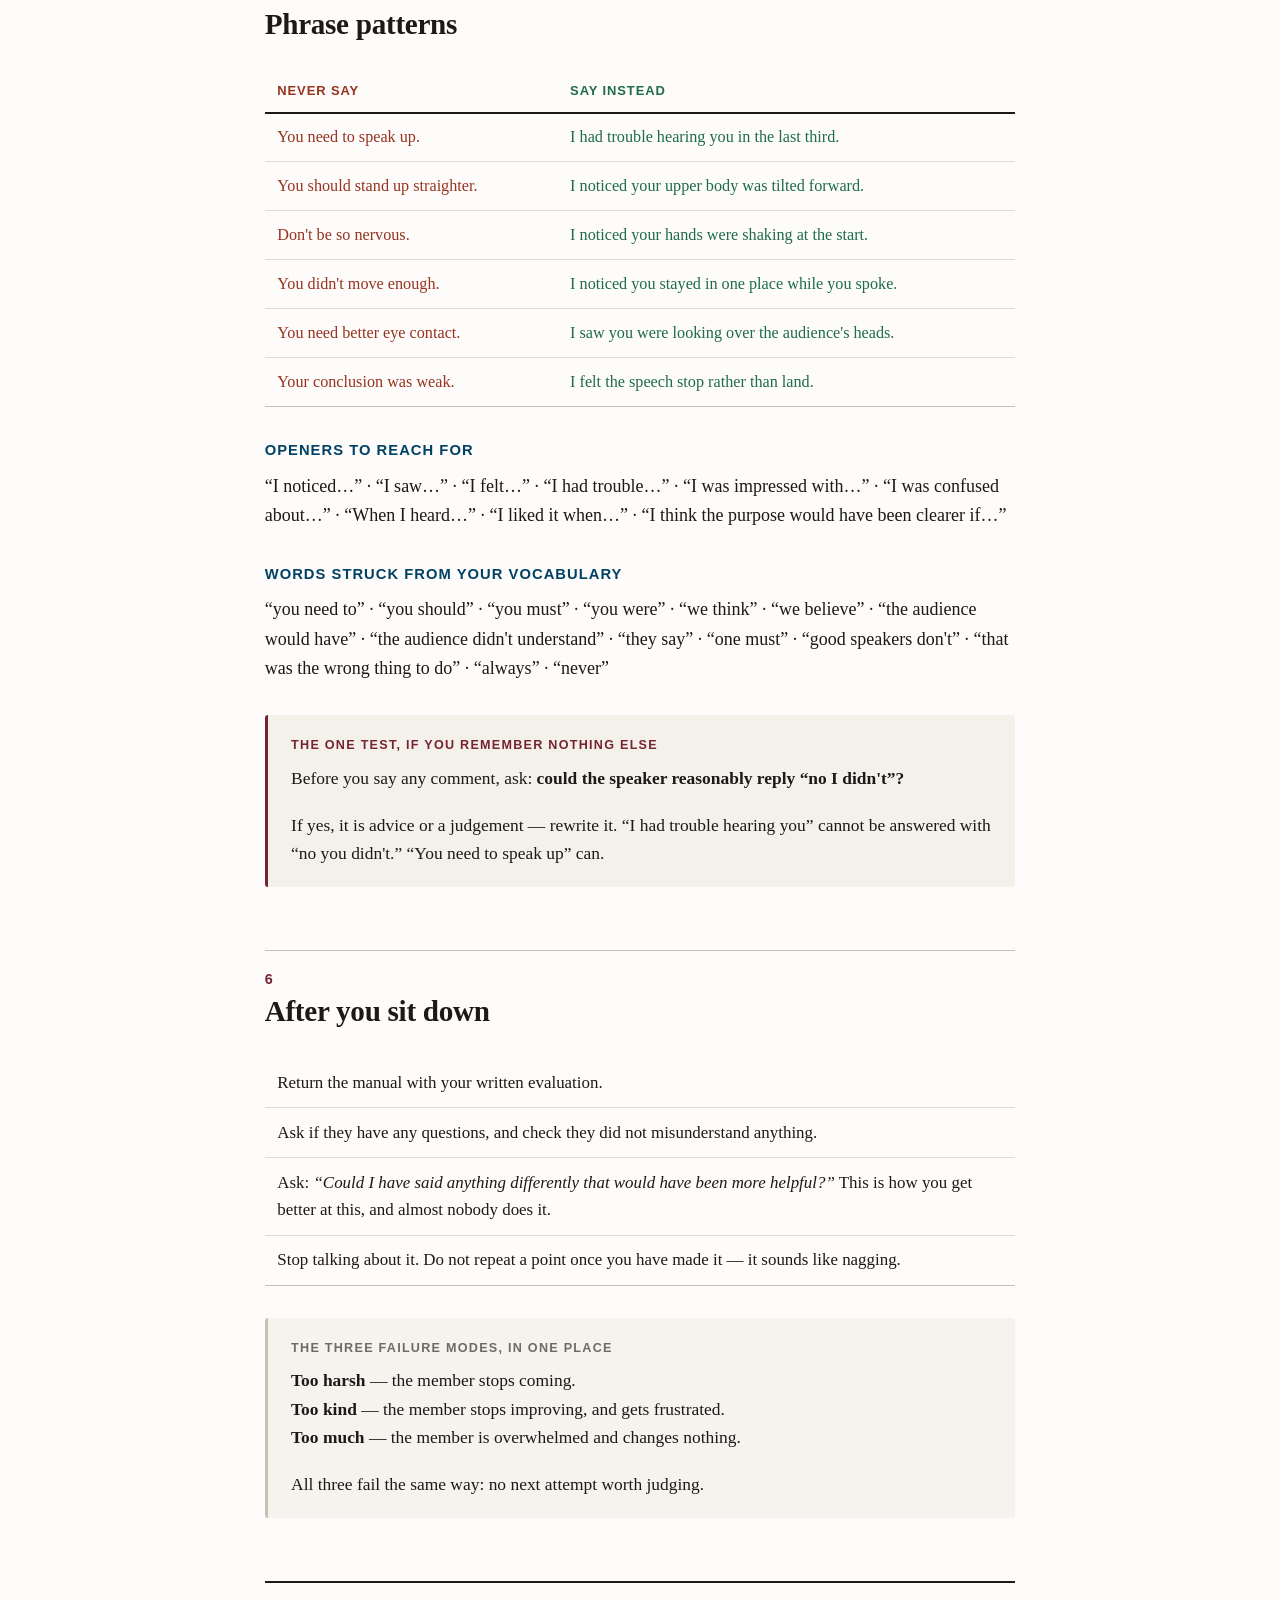
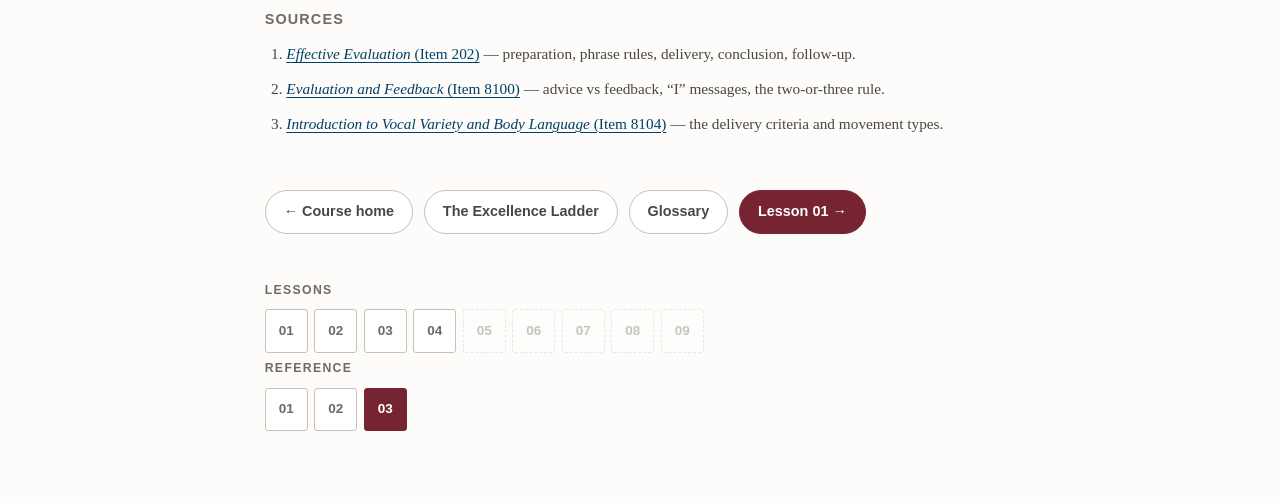
<file: reference/0003-evaluators-quick-card.html>
<!DOCTYPE html>
<html lang="en">
<head>
<meta charset="utf-8">
<meta name="viewport" content="width=device-width, initial-scale=1, viewport-fit=cover">
<meta name="theme-color" content="#772432">
<title>Reference 03 — Evaluator's Quick Card</title>
<link rel="stylesheet" href="../assets/course.css">
</head>
<body>
<div class="wrap">

<p class="topnav"><a href="../index.html">← Course home</a>
  <span class="sep">·</span> Reference 03</p>

<header class="masthead">
  <p class="eyebrow">Reference 03 · Field card</p>
  <h1>Evaluator's Quick Card</h1>
  <p class="subtitle">Everything you need while the speech is happening and in the two
  minutes before you stand up.</p>
  <div class="metabar">
    <span><b>Read time:</b> 3 minutes</span>
    <span><b>Prints:</b> 2 pages</span>
  </div>
</header>

<h2><span class="num">1</span>Before the meeting</h2>

<table>
  <tbody>
    <tr>
      <td style="width:2.2rem"><strong>1</strong></td>
      <td><strong>Read the speaker's project.</strong> Every project has different
      objectives. You cannot evaluate against objectives you have not read, and evaluating
      the wrong thing is the most common way to waste a speaker's fortnight.</td>
    </tr>
    <tr>
      <td><strong>2</strong></td>
      <td><strong>Get the evaluation form for that exact project.</strong> It tells you what
      to look for.</td>
    </tr>
    <tr>
      <td><strong>3</strong></td>
      <td><strong>Talk to the speaker.</strong> Two questions: <em>What are you working on?</em>
      and <em>Is there anything specific you want me to watch?</em> A speech
      evaluated against the speaker's own goal is worth ten evaluated against yours.</td>
    </tr>
    <tr>
      <td><strong>4</strong></td>
      <td><strong>Ask what feedback they have already had.</strong> Do not repeat an
      evaluation they have already received — it teaches them nothing and tells them you
      did not ask.</td>
    </tr>
    <tr>
      <td><strong>5</strong></td>
      <td><strong>Decide to speak about two or three things only.</strong> You will notice
      more. Say less. “Too much information adds stress and may dissuade the speaker from
      trying again.”</td>
    </tr>
  </tbody>
</table>

<h2><span class="num">2</span>While they speak — watch four channels</h2>

<p>Write in the margin of the form, not in sentences. <strong>Timestamp everything</strong>
— “lost the thread at 3:10” is actionable; “lost the thread” is not.</p>

<table>
  <thead><tr><th>Channel</th><th>Watch for</th></tr></thead>
  <tbody>
    <tr>
      <td><strong>Content</strong></td>
      <td>Did I know the purpose? Was there a structure, and did I follow it? Did the
      transitions carry me? Did the opening earn my attention? Did the close land, or did it
      just stop? <strong>Did I get anything?</strong></td>
    </tr>
    <tr>
      <td><strong>Voice</strong></td>
      <td><em>Pitch</em> — varied, or flat?<br>
      <em>Tone</em> — did the emotion match the words?<br>
      <em>Volume</em> — could I hear, without strain? Did it vary?<br>
      <em>Pace</em> — did it change, or stay constant throughout?<br>
      <em>Pauses</em> — used deliberately, or just gaps?</td>
    </tr>
    <tr>
      <td><strong>Body</strong></td>
      <td><em>Posture &amp; stance</em> — grounded or collapsed?<br>
      <em>Movement</em> — purposeful, or unintentional (swaying, rocking, weight-shifting)?<br>
      <em>Gestures</em> — did they illustrate the meaning, or just happen?<br>
      <em>Eye contact</em> — across the whole room, or one spot? Reading the room, or
      broadcasting at it?<br>
      <em>Face</em> — did it agree with the message?</td>
    </tr>
    <tr>
      <td><strong>Effect on you</strong></td>
      <td>The most valuable thing you can report and the thing the speaker cannot know.
      Where did you lean in? Where did you drift? What do you still remember right now,
      before writing anything down?</td>
    </tr>
  </tbody>
</table>

<div class="warn">
  <span class="label">Three things not to do while they speak</span>
  <p>Do not write so much that you stop watching — you will end up evaluating your notes.
  Do not evaluate things outside the speaker's control (the room, the projector, the
  audience). Do not start composing your evaluation before the speech ends; the ending is
  usually where the diagnosis lives.</p>
</div>

<h2><span class="num">3</span>Two minutes before you stand up</h2>

<p>Now, and not before now, choose your two or three points. For each one, fill in both
halves:</p>

<div class="ladder">
  <div class="rung" data-level="3">
    <div class="score">a</div>
    <div><span class="rungname">The observation</span>
    <p>What you saw or felt, located in time. “I had trouble following the second point —
    I wasn't sure whether the truck was the new one or the old one.”</p></div>
  </div>
  <div class="rung" data-level="4">
    <div class="score">b</div>
    <div><span class="rungname">The recommendation</span>
    <p>A practical, positive suggestion for the <em>next</em> presentation. Offered, not
    imposed. “Giving each truck a nickname and using it throughout might have made it
    clearer — and could have added humour.”</p></div>
  </div>
</div>

<p>An observation without a recommendation is a complaint. A recommendation without an
observation is an unexplained order. You need both, in that order.</p>

<h2><span class="num">4</span>The shape of what you will say</h2>

<div class="ladder">
  <div class="rung" data-level="3">
    <div class="score">1</div>
    <div><span class="rungname">Commend</span>
    <p>Something specific and real. Name the behaviour and its effect, not the verdict.
    Not “great energy” but “your pace picked up the moment you got to the argument with
    your brother, and I sat forward.”</p></div>
  </div>
  <div class="rung" data-level="3">
    <div class="score">2</div>
    <div><span class="rungname">Recommend</span>
    <p>Your observation and your suggestion, delivered while attention is highest. Two or
    three points, no more. Say each one once.</p></div>
  </div>
  <div class="rung" data-level="3">
    <div class="score">3</div>
    <div><span class="rungname">Commend</span>
    <p>Close on the effect they had on you. This is what they will remember on the drive
    home. If they improved at something, say so and congratulate them.</p></div>
  </div>
</div>

<p><strong>The finish line:</strong> the speaker should always walk away from the meeting
feeling motivated and eager to begin working on their next project. If they do not, your
evaluation failed — however accurate it was.</p>

<h2><span class="num">5</span>Phrase patterns</h2>

<table class="compare">
  <thead><tr><th>Never say</th><th>Say instead</th></tr></thead>
  <tbody>
    <tr><td>You need to speak up.</td><td>I had trouble hearing you in the last third.</td></tr>
    <tr><td>You should stand up straighter.</td><td>I noticed your upper body was tilted forward.</td></tr>
    <tr><td>Don't be so nervous.</td><td>I noticed your hands were shaking at the start.</td></tr>
    <tr><td>You didn't move enough.</td><td>I noticed you stayed in one place while you spoke.</td></tr>
    <tr><td>You need better eye contact.</td><td>I saw you were looking over the audience's heads.</td></tr>
    <tr><td>Your conclusion was weak.</td><td>I felt the speech stop rather than land.</td></tr>
  </tbody>
</table>

<h4>Openers to reach for</h4>
<p>“I noticed…” · “I saw…” · “I felt…” · “I had trouble…” · “I was impressed with…” ·
“I was confused about…” · “When I heard…” · “I liked it when…” · “I think the purpose
would have been clearer if…”</p>

<h4>Words struck from your vocabulary</h4>
<p>“you need to” · “you should” · “you must” · “you were” · “we think” · “we believe” ·
“the audience would have” · “the audience didn't understand” · “they say” · “one must” ·
“good speakers don't” · “that was the wrong thing to do” · “always” · “never”</p>

<div class="key">
  <span class="label">The one test, if you remember nothing else</span>
  <p>Before you say any comment, ask: <strong>could the speaker reasonably reply
  “no I didn't”?</strong></p>
  <p style="margin-bottom:0">If yes, it is advice or a judgement — rewrite it. “I had
  trouble hearing you” cannot be answered with “no you didn't.” “You need to speak up”
  can.</p>
</div>

<h2><span class="num">6</span>After you sit down</h2>

<table>
  <tbody>
    <tr><td>Return the manual with your written evaluation.</td></tr>
    <tr><td>Ask if they have any questions, and check they did not misunderstand
    anything.</td></tr>
    <tr><td>Ask: <em>“Could I have said anything differently that would have been more
    helpful?”</em> This is how you get better at this, and almost nobody does it.</td></tr>
    <tr><td>Stop talking about it. Do not repeat a point once you have made it — it
    sounds like nagging.</td></tr>
  </tbody>
</table>

<div class="note">
  <span class="label">The three failure modes, in one place</span>
  <p><strong>Too harsh</strong> — the member stops coming.<br>
  <strong>Too kind</strong> — the member stops improving, and gets frustrated.<br>
  <strong>Too much</strong> — the member is overwhelmed and changes nothing.</p>
  <p style="margin-bottom:0">All three fail the same way: no next attempt worth
  judging.</p>
</div>

<div class="sources">
  <h3>Sources</h3>
  <ol>
    <li id="q1"><a href="https://ccdn.toastmasters.org/medias/files/department-documents/education-documents/202-effective-evaluation.pdf"><i>Effective Evaluation</i> (Item 202)</a> — preparation, phrase rules, delivery, conclusion, follow-up.</li>
    <li id="q2"><a href="https://ccdn.toastmasters.org/medias/files/pathways/2021-updates/8100-evaluation-and-feedback.pdf"><i>Evaluation and Feedback</i> (Item 8100)</a> — advice vs feedback, “I” messages, the two-or-three rule.</li>
    <li id="q3"><a href="https://ccdn.toastmasters.org/medias/files/pathways/2021-updates/8104-vocal-variety-and-body-language.pdf"><i>Introduction to Vocal Variety and Body Language</i> (Item 8104)</a> — the delivery criteria and movement types.</li>
  </ol>
</div>

<nav class="lessonnav">
  <a href="../index.html">← Course home</a>
  <a href="0002-what-makes-an-evaluation-excellent.html">The Excellence Ladder</a>
  <a href="0001-glossary.html">Glossary</a>
  <a class="next" href="../lessons/0001-you-are-not-a-judge.html">Lesson 01 →</a>
</nav>

<nav class="lessonmap" data-lessonmap aria-label="Jump to a lesson"></nav>

</div>
<script src="../assets/quiz.js"></script>
<script src="../assets/course-map.js"></script>
</body>
</html>
</file>
<file: assets/course.css>
/* ============================================================================
   course.css — shared stylesheet for the Toastmasters Evaluation course
   Every lesson and reference document links this file.
   Design goals: Tufte-ish calm, generous measure, prints cleanly on A4/Letter.
   ========================================================================= */

:root {
  /* Brand */
  --tm-maroon: #772432;
  --tm-maroon-soft: #9a4a56;
  --tm-blue: #004165;
  --tm-blue-soft: #3a6f8f;
  --tm-gold: #b8912f;

  /* Ink & paper */
  --ink: #1c1a18;
  --ink-soft: #4a4642;
  --ink-faint: #6f6a64;
  --paper: #fdfcfa;
  --paper-sunk: #f6f3ee;
  --rule: #e0dad2;
  --rule-strong: #c9c0b5;

  /* Semantic */
  --good: #1f6b4a;
  --good-bg: #eef7f1;
  --bad: #97331f;
  --bad-bg: #fdf0ed;
  --warn: #8a6410;
  --warn-bg: #fdf6e6;

  /* Type */
  --serif: "Iowan Old Style", "Palatino Linotype", Palatino, "Book Antiqua",
    Georgia, "Times New Roman", serif;
  --sans: -apple-system, BlinkMacSystemFont, "Segoe UI", Inter, Roboto,
    "Helvetica Neue", Arial, sans-serif;
  --mono: "SF Mono", ui-monospace, "Cascadia Code", Menlo, Consolas, monospace;

  --measure: 40rem;
  --gutter: 20rem;
}

* { box-sizing: border-box; }

html {
  font-size: 18px;
  -webkit-text-size-adjust: 100%;
}

body {
  margin: 0;
  background: var(--paper);
  color: var(--ink);
  font-family: var(--serif);
  line-height: 1.62;
  font-kerning: normal;
  font-variant-ligatures: common-ligatures;
  text-rendering: optimizeLegibility;
}

/* ---------------------------------------------------------------- layout -- */

.wrap {
  max-width: calc(var(--measure) + 4rem);
  margin: 0 auto;
  padding: 3rem 2rem 6rem;
}

/* Single-column centered layout */
@media (min-width: 1180px) {
  .wrap {
    max-width: calc(var(--measure) + 4rem);
  }
}

/* --------------------------------------------------------------- masthead -- */

.masthead {
  border-bottom: 2px solid var(--ink);
  padding-bottom: 1.25rem;
  margin-bottom: 2.5rem;
}

.eyebrow {
  font-family: var(--sans);
  font-size: 0.72rem;
  font-weight: 650;
  letter-spacing: 0.13em;
  text-transform: uppercase;
  color: var(--tm-maroon);
  margin: 0 0 0.6rem;
}

.eyebrow a { color: inherit; }

h1 {
  font-size: 2.5rem;
  line-height: 1.1;
  font-weight: 600;
  letter-spacing: -0.018em;
  margin: 0 0 0.5rem;
}

.subtitle {
  font-size: 1.13rem;
  font-style: italic;
  color: var(--ink-soft);
  margin: 0;
  max-width: 34rem;
}

.metabar {
  font-family: var(--sans);
  font-size: 0.76rem;
  color: var(--ink-faint);
  margin-top: 1rem;
  display: flex;
  flex-wrap: wrap;
  gap: 0.4rem 1.1rem;
}
.metabar b { font-weight: 650; color: var(--ink-soft); }

/* ------------------------------------------------------------------ type -- */

h2 {
  font-size: 1.62rem;
  line-height: 1.2;
  font-weight: 600;
  letter-spacing: -0.01em;
  margin: 3.5rem 0 1rem;
  padding-top: 1.1rem;
  border-top: 1px solid var(--rule-strong);
}

h2 .num {
  font-family: var(--sans);
  font-size: 0.8rem;
  font-weight: 700;
  color: var(--tm-maroon);
  display: block;
  letter-spacing: 0.1em;
  margin-bottom: 0.35rem;
}

h3 {
  font-size: 1.14rem;
  font-weight: 650;
  margin: 2.2rem 0 0.6rem;
}

h4 {
  font-family: var(--sans);
  font-size: 0.82rem;
  font-weight: 700;
  letter-spacing: 0.07em;
  text-transform: uppercase;
  color: var(--tm-blue);
  margin: 1.8rem 0 0.5rem;
}

p { margin: 0 0 1.05rem; }

.lede {
  font-size: 1.2rem;
  line-height: 1.58;
  color: var(--ink-soft);
}

a {
  color: var(--tm-blue);
  text-decoration-thickness: 1px;
  text-underline-offset: 2.5px;
}
a:hover { color: var(--tm-maroon); }

strong { font-weight: 650; }
em { font-style: italic; }

ul, ol { margin: 0 0 1.1rem; padding-left: 1.35rem; }
li { margin-bottom: 0.45rem; }
li > ul, li > ol { margin-top: 0.45rem; margin-bottom: 0.3rem; }

hr {
  border: 0;
  border-top: 1px solid var(--rule);
  margin: 2.5rem 0;
}

/* Superscript citations.
   The marker names its source (the work title, never a catalogue number) so it can be
   read without scrolling to the sources list; `title` carries the full reference with
   the item number and page. There is no masthead key: the marker is self-describing. */
sup.cite {
  font-family: var(--sans);
  font-size: 0.6rem;
  font-weight: 700;
  line-height: 0;
  vertical-align: super;
  letter-spacing: 0.01em;
  white-space: nowrap;
}
sup.cite a { text-decoration: none; color: var(--tm-maroon); }
sup.cite a:hover, sup.cite a:focus { text-decoration: underline; }
sup.cite .sep { color: var(--ink-faint); font-weight: 400; }

/* -------------------------------------------------------------- blockquote -- */

blockquote {
  margin: 1.6rem 0;
  padding: 0 0 0 1.4rem;
  border-left: 3px solid var(--tm-maroon);
  font-size: 1.05rem;
  color: var(--ink-soft);
}
blockquote p:last-child { margin-bottom: 0; }
blockquote cite a {
  color: var(--tm-maroon);
  text-decoration: none;
  border-bottom: 1px solid var(--rule-strong);
}
blockquote cite a:hover, blockquote cite a:focus { border-bottom-color: var(--tm-maroon); }

blockquote cite {
  display: block;
  font-family: var(--sans);
  font-size: 0.75rem;
  font-style: normal;
  color: var(--ink-faint);
  margin-top: 0.7rem;
}

/* ------------------------------------------------------------------ asides -- */

.note,
.key,
.warn,
.try {
  margin: 1.8rem 0;
  padding: 1.1rem 1.3rem;
  border-radius: 3px;
  font-size: 0.97rem;
  background: var(--paper-sunk);
  border-left: 3px solid var(--rule-strong);
}
.note > :last-child,
.key > :last-child,
.warn > :last-child,
.try > :last-child { margin-bottom: 0; }

.note .label,
.key .label,
.warn .label,
.try .label {
  display: block;
  font-family: var(--sans);
  font-size: 0.7rem;
  font-weight: 750;
  letter-spacing: 0.1em;
  text-transform: uppercase;
  margin-bottom: 0.45rem;
  color: var(--ink-faint);
}

.key { background: #f4f1ea; border-left-color: var(--tm-maroon); }
.key .label { color: var(--tm-maroon); }

.warn { background: var(--bad-bg); border-left-color: var(--bad); }
.warn .label { color: var(--bad); }

.try { background: var(--good-bg); border-left-color: var(--good); }
.try .label { color: var(--good); }

/* True margin note (wide screens only) */
.margin {
  font-family: var(--sans);
  font-size: 0.8rem;
  line-height: 1.5;
  color: var(--ink-faint);
  margin: 0.4rem 0 1.5rem;
  padding-left: 0.9rem;
  border-left: 2px solid var(--rule);
}
.margin strong { color: var(--ink-soft); }
@media (max-width: 1179px) {
  .margin { font-size: 0.86rem; }
}

/* ----------------------------------------------------------------- tables -- */

table {
  width: 100%;
  border-collapse: collapse;
  margin: 1.6rem 0;
  font-size: 0.94rem;
}
th {
  font-family: var(--sans);
  font-size: 0.72rem;
  font-weight: 700;
  letter-spacing: 0.07em;
  text-transform: uppercase;
  text-align: left;
  padding: 0.55rem 0.7rem;
  border-bottom: 2px solid var(--ink);
  color: var(--ink-soft);
}
td {
  padding: 0.6rem 0.7rem;
  border-bottom: 1px solid var(--rule);
  vertical-align: top;
}
tbody tr:last-child td { border-bottom: 1px solid var(--rule-strong); }

/* Advice vs feedback comparison */
table.compare td:first-child { color: var(--bad); }
table.compare td:last-child { color: var(--good); }
table.compare th:first-child { color: var(--bad); }
table.compare th:last-child { color: var(--good); }

/* ------------------------------------------------------------------ ladder -- */

.ladder { margin: 2rem 0; }

.rung {
  display: grid;
  grid-template-columns: 2.6rem 1fr;
  gap: 0 1rem;
  padding: 0.9rem 0;
  border-bottom: 1px solid var(--rule);
}
.rung:first-child { border-top: 1px solid var(--rule); }
.rung .score {
  font-family: var(--sans);
  font-size: 1.5rem;
  font-weight: 700;
  line-height: 1;
  text-align: center;
  padding-top: 0.15rem;
}
.rung .rungname {
  font-family: var(--sans);
  font-size: 0.72rem;
  font-weight: 750;
  letter-spacing: 0.1em;
  text-transform: uppercase;
  display: block;
  margin-bottom: 0.15rem;
}
.rung p { margin: 0; font-size: 0.95rem; color: var(--ink-soft); }

.rung[data-level="5"] .score, .rung[data-level="5"] .rungname { color: var(--good); }
.rung[data-level="4"] .score, .rung[data-level="4"] .rungname { color: #3f7a3f; }
.rung[data-level="3"] .score, .rung[data-level="3"] .rungname { color: var(--tm-blue); }
.rung[data-level="2"] .score, .rung[data-level="2"] .rungname { color: var(--warn); }
.rung[data-level="1"] .score, .rung[data-level="1"] .rungname { color: var(--bad); }

/* ---------------------------------------------------------------- exercise -- */

.exercise {
  margin: 2.5rem 0;
  border: 1px solid var(--rule-strong);
  border-radius: 4px;
  overflow: hidden;
  background: #fff;
}
.exercise > header {
  background: var(--tm-blue);
  color: #fff;
  padding: 0.75rem 1.2rem;
  font-family: var(--sans);
}
.exercise > header .tag {
  font-size: 0.68rem;
  font-weight: 750;
  letter-spacing: 0.12em;
  text-transform: uppercase;
  opacity: 0.75;
  display: block;
}
.exercise > header .name {
  font-size: 1.02rem;
  font-weight: 650;
  display: block;
  margin-top: 0.1rem;
}
.exercise > .body { padding: 1.3rem 1.4rem 0.4rem; }
.exercise > .body > :last-child { margin-bottom: 1.1rem; }

.exercise.goal > header { background: var(--good); }
.exercise.drill > header { background: var(--tm-maroon); }

/* -------------------------------------------------------------- quiz widget -- */

.quiz { margin: 1.4rem 0 1.6rem; }

.quiz__item {
  padding: 0.85rem 0;
  border-bottom: 1px solid var(--rule);
}
.quiz__item:last-child { border-bottom: 0; }

.quiz__prompt {
  margin: 0 0 0.6rem;
  font-size: 0.98rem;
}
.quiz__prompt .n {
  font-family: var(--sans);
  font-size: 0.75rem;
  font-weight: 700;
  color: var(--ink-faint);
  margin-right: 0.4rem;
}

.quiz__opts {
  display: flex;
  flex-wrap: wrap;
  gap: 0.5rem;
}

.quiz__opt {
  font-family: var(--sans);
  font-size: 0.84rem;
  font-weight: 600;
  padding: 0.42rem 1.05rem;
  border: 1.5px solid var(--rule-strong);
  background: #fff;
  color: var(--ink);
  border-radius: 100px;
  cursor: pointer;
  transition: background 0.12s, border-color 0.12s, color 0.12s;
}
.quiz__opt:hover:not(:disabled) {
  border-color: var(--tm-blue);
  color: var(--tm-blue);
}
.quiz__opt:disabled { cursor: default; }

.quiz__opt.is-correct {
  background: var(--good-bg);
  border-color: var(--good);
  color: var(--good);
  font-weight: 700;
}
.quiz__opt.is-wrong {
  background: var(--bad-bg);
  border-color: var(--bad);
  color: var(--bad);
  text-decoration: line-through;
}
.quiz__opt.is-dim { opacity: 0.42; }

.quiz__fb {
  margin: 0.7rem 0 0;
  font-size: 0.88rem;
  line-height: 1.55;
  padding: 0.55rem 0.85rem;
  border-radius: 3px;
  border-left: 3px solid var(--rule-strong);
  background: var(--paper-sunk);
  color: var(--ink-soft);
}
.quiz__fb.good { border-left-color: var(--good); background: var(--good-bg); }
.quiz__fb.bad { border-left-color: var(--bad); background: var(--bad-bg); }

.quiz__score {
  font-family: var(--sans);
  font-size: 0.8rem;
  font-weight: 650;
  color: var(--ink-faint);
  margin-top: 1rem;
  padding-top: 0.7rem;
  border-top: 1px solid var(--rule-strong);
}
.quiz__score b { color: var(--ink); }

.quiz__reset {
  font-family: var(--sans);
  font-size: 0.74rem;
  font-weight: 600;
  margin-left: 0.7rem;
  border: 1px solid var(--rule-strong);
  background: #fff;
  border-radius: 100px;
  padding: 0.18rem 0.7rem;
  cursor: pointer;
  color: var(--ink-faint);
}

/* ------------------------------------------------------------ reveal widget -- */

.reveal { margin: 1.2rem 0; }
.reveal__btn {
  font-family: var(--sans);
  font-size: 0.8rem;
  font-weight: 650;
  padding: 0.45rem 1rem;
  border: 1.5px solid var(--tm-blue);
  color: var(--tm-blue);
  background: #fff;
  border-radius: 100px;
  cursor: pointer;
}
.reveal__btn:hover { background: var(--tm-blue); color: #fff; }
.reveal__body {
  margin-top: 0.9rem;
  padding: 1rem 1.2rem;
  background: var(--paper-sunk);
  border-left: 3px solid var(--tm-blue);
  border-radius: 3px;
  font-size: 0.95rem;
}
.reveal__body > :last-child { margin-bottom: 0; }

/* --------------------------------------------------------- checklist widget -- */

.checklist { list-style: none; padding: 0; margin: 1.2rem 0; }
.checklist li {
  margin: 0;
  border-bottom: 1px solid var(--rule);
}
.checklist label {
  display: flex;
  gap: 0.75rem;
  align-items: flex-start;
  padding: 0.62rem 0.2rem;
  cursor: pointer;
  font-size: 0.95rem;
}
.checklist input {
  margin: 0.32rem 0 0;
  width: 1.05rem;
  height: 1.05rem;
  flex: 0 0 auto;
  accent-color: var(--tm-maroon);
  cursor: pointer;
}
.checklist input:checked + span {
  color: var(--ink-faint);
  text-decoration: line-through;
  text-decoration-color: var(--rule-strong);
}
.checklist .progress {
  font-family: var(--sans);
  font-size: 0.76rem;
  font-weight: 650;
  color: var(--ink-faint);
  margin-top: 0.6rem;
}

/* ------------------------------------------------------------- tally widget -- */

.tally {
  display: flex;
  gap: 1rem;
  flex-wrap: wrap;
  margin: 1.4rem 0;
}
.tally__btn {
  flex: 1 1 8rem;
  font-family: var(--sans);
  text-align: center;
  padding: 1rem 0.8rem;
  border-radius: 4px;
  border: 2px solid;
  background: #fff;
  cursor: pointer;
  user-select: none;
}
.tally__btn .t-count {
  display: block;
  font-size: 2rem;
  font-weight: 700;
  line-height: 1;
}
.tally__btn .t-label {
  display: block;
  font-size: 0.72rem;
  font-weight: 700;
  letter-spacing: 0.08em;
  text-transform: uppercase;
  margin-top: 0.35rem;
}
.tally__btn[data-kind="feedback"] { border-color: var(--good); color: var(--good); }
.tally__btn[data-kind="advice"] { border-color: var(--bad); color: var(--bad); }
.tally__btn[data-kind="transition"] { border-color: var(--tm-blue); color: var(--tm-blue); }
.tally__btn[data-kind="no-transition"] { border-color: var(--bad); color: var(--bad); }
.tally__btn[data-kind="varied"] { border-color: var(--good); color: var(--good); }
.tally__btn[data-kind="flat"] { border-color: var(--bad); color: var(--bad); }
.tally__btn:active { transform: translateY(1px); }
.tally__reset {
  font-family: var(--sans);
  font-size: 0.74rem;
  border: 1px solid var(--rule-strong);
  background: #fff;
  border-radius: 100px;
  padding: 0.25rem 0.85rem;
  cursor: pointer;
  color: var(--ink-faint);
  align-self: center;
}

/* --------------------------------------------------------- recall / flashcard -- */

.recall {
  background: #fff;
  border: 1px solid var(--rule-strong);
  border-top: 4px solid var(--tm-maroon);
  border-radius: 4px;
  padding: 1.4rem 1.5rem;
  margin: 2rem 0;
}
.recall h4 { margin-top: 0; }
.recall textarea {
  width: 100%;
  min-height: 6.5rem;
  font-family: var(--serif);
  font-size: 1rem;
  line-height: 1.6;
  padding: 0.8rem 0.9rem;
  border: 1px solid var(--rule-strong);
  border-radius: 3px;
  background: var(--paper);
  color: var(--ink);
  resize: vertical;
}
.recall textarea:focus {
  outline: 2px solid var(--tm-blue);
  outline-offset: 1px;
}
/* Use when the recall prompt has several parts and the learner will write
   more than a few lines (e.g. four questions recalled in one sitting). */
.recall--tall textarea { min-height: 12rem; }
.recall .saved {
  font-family: var(--sans);
  font-size: 0.72rem;
  color: var(--good);
  font-weight: 650;
  margin-left: 0.6rem;
}

/* --------------------------------------------------------- rewrite widget -- */
/* Per-item drill: the prompt stays visible beside its own answer field.
   Use instead of .recall whenever the learner must respond to specific items. */

.rewrite { margin: 1.4rem 0 0; }

.rewrite__item {
  border: 1px solid var(--rule-strong);
  border-radius: 4px;
  margin-bottom: 1.1rem;
  background: #fff;
  overflow: hidden;
}

.rewrite__head {
  display: flex;
  gap: 0.85rem;
  align-items: baseline;
  padding: 0.7rem 1rem;
  background: var(--bad-bg);
  border-bottom: 1px solid var(--rule);
}

.rewrite__n {
  font-family: var(--sans);
  font-size: 0.66rem;
  font-weight: 750;
  letter-spacing: 0.1em;
  text-transform: uppercase;
  color: var(--bad);
  white-space: nowrap;
  flex: 0 0 auto;
  padding-top: 0.12rem;
}

.rewrite__advice {
  margin: 0;
  font-size: 1rem;
  line-height: 1.5;
}

.rewrite__body { padding: 0.95rem 1rem 1.05rem; }

.rewrite__body label {
  display: block;
  font-family: var(--sans);
  font-size: 0.68rem;
  font-weight: 700;
  letter-spacing: 0.09em;
  text-transform: uppercase;
  color: var(--ink-faint);
  margin-bottom: 0.45rem;
}

.rewrite__input {
  width: 100%;
  min-height: 4.6rem;
  font-family: var(--serif);
  font-size: 1rem;
  line-height: 1.6;
  padding: 0.7rem 0.85rem;
  border: 1px solid var(--rule-strong);
  border-radius: 3px;
  background: var(--paper);
  color: var(--ink);
  resize: vertical;
}
.rewrite__input:focus {
  outline: 2px solid var(--tm-blue);
  outline-offset: 1px;
}

.rewrite__bar {
  display: flex;
  gap: 0.6rem;
  flex-wrap: wrap;
  align-items: center;
  margin-top: 0.8rem;
}

.rewrite__model {
  margin: 0.95rem 0 0;
  padding: 0.9rem 1.05rem;
  background: var(--good-bg);
  border-left: 3px solid var(--good);
  border-radius: 3px;
  font-size: 0.94rem;
  line-height: 1.55;
}
.rewrite__model .lbl {
  display: block;
  font-family: var(--sans);
  font-size: 0.66rem;
  font-weight: 750;
  letter-spacing: 0.1em;
  text-transform: uppercase;
  color: var(--good);
  margin-bottom: 0.4rem;
}
.rewrite__model p { margin: 0 0 0.6rem; }
.rewrite__model p:last-child { margin-bottom: 0; }
.rewrite__model .coords {
  font-family: var(--sans);
  font-size: 0.82rem;
  color: var(--ink-soft);
}
.rewrite__model .coords b { color: var(--ink); }

.rewrite__all { margin-top: 0.6rem; }

/* -------------------------------------------------------------- source list -- */

.sources {
  margin-top: 3.5rem;
  padding-top: 1.4rem;
  border-top: 2px solid var(--ink);
  font-size: 0.85rem;
  color: var(--ink-soft);
}
.sources h3 { font-size: 0.8rem; font-family: var(--sans); letter-spacing: 0.08em;
  text-transform: uppercase; color: var(--ink-faint); margin-top: 0; }
.sources ol { padding-left: 1.2rem; }
.sources li { margin-bottom: 0.55rem; }
.sources .why { color: var(--ink-faint); }

/* -------------------------------------------------------------------- nav -- */

.lessonnav {
  display: flex;
  flex-wrap: wrap;
  gap: 0.6rem;
  margin: 3rem 0 0;
  font-family: var(--sans);
}
.lessonnav a {
  font-size: 0.8rem;
  font-weight: 600;
  padding: 0.5rem 1rem;
  border: 1px solid var(--rule-strong);
  border-radius: 100px;
  text-decoration: none;
  color: var(--ink-soft);
  background: #fff;
}
.lessonnav a:hover { border-color: var(--tm-maroon); color: var(--tm-maroon); }
.lessonnav a.next { background: var(--tm-maroon); border-color: var(--tm-maroon); color: #fff; }
.lessonnav a.next:hover { background: var(--tm-blue); border-color: var(--tm-blue); color: #fff; }

/* Prompt to the teacher */
.askteacher {
  margin-top: 3rem;
  padding: 1.2rem 1.4rem;
  border: 1px dashed var(--rule-strong);
  border-radius: 4px;
  font-size: 0.93rem;
  color: var(--ink-soft);
  background: var(--paper-sunk);
}
.askteacher strong { color: var(--tm-maroon); }

/* -------------------------------------------------------------------- nav -- */

.topnav {
  font-family: var(--sans);
  font-size: 0.76rem;
  font-weight: 600;
  letter-spacing: 0.02em;
  margin: 0 0 1.6rem;
}
.topnav a {
  color: var(--ink-faint);
  text-decoration: none;
  border-bottom: 1px solid transparent;
}
.topnav a:hover { color: var(--tm-maroon); border-bottom-color: var(--tm-maroon); }
.topnav .sep { color: var(--rule-strong); margin: 0 0.5rem; }

table.compare { font-size: 0.9rem; }

code {
  font-family: var(--mono);
  font-size: 0.86em;
  background: var(--paper-sunk);
  padding: 0.08em 0.34em;
  border-radius: 3px;
  border: 1px solid var(--rule);
  word-break: break-word;
}

pre {
  background: var(--paper-sunk);
  border: 1px solid var(--rule);
  border-radius: 4px;
  padding: 0.9rem 1rem;
  margin: 1rem 0 1.4rem;
  overflow-x: auto;
  font-size: 0.78rem;
  line-height: 1.55;
}
pre code {
  background: none;
  border: 0;
  padding: 0;
  border-radius: 0;
  font-size: 1em;
  white-space: pre;
  word-break: normal;
}

/* ============================================================ course home = */

.home-hero {
  border-bottom: 2px solid var(--ink);
  padding-bottom: 1.6rem;
  margin-bottom: 2.2rem;
}
.home-hero h1 { font-size: 2.7rem; }
.home-hero .lede { max-width: 34rem; }

.home-section { margin-top: 3rem; }
.home-section > h2 { margin-top: 0; border-top: 0; padding-top: 0; }

.cards {
  display: grid;
  grid-template-columns: repeat(auto-fill, minmax(17rem, 1fr));
  gap: 1rem;
  margin: 1.4rem 0 0;
  padding: 0;
  list-style: none;
}

.card {
  border: 1px solid var(--rule-strong);
  border-radius: 4px;
  background: #fff;
  padding: 1.05rem 1.15rem 1rem;
  display: flex;
  flex-direction: column;
  gap: 0.35rem;
  text-decoration: none;
  color: inherit;
  transition: border-color 0.12s, box-shadow 0.12s;
}
.card:hover {
  border-color: var(--tm-maroon);
  box-shadow: 0 2px 10px rgba(119, 36, 50, 0.09);
}
.card .kicker {
  font-family: var(--sans);
  font-size: 0.66rem;
  font-weight: 750;
  letter-spacing: 0.12em;
  text-transform: uppercase;
  color: var(--tm-maroon);
}
.card .title {
  font-size: 1.06rem;
  font-weight: 650;
  line-height: 1.28;
}
.card .desc {
  font-size: 0.88rem;
  color: var(--ink-soft);
  margin: 0;
  line-height: 1.5;
}
.card .meta {
  font-family: var(--sans);
  font-size: 0.7rem;
  color: var(--ink-faint);
  margin-top: auto;
  padding-top: 0.5rem;
}

.card.pending {
  border-style: dashed;
  background: var(--paper-sunk);
  color: var(--ink-faint);
}
.card.pending .kicker { color: var(--ink-faint); }
.card.pending .title { color: var(--ink-faint); font-weight: 600; }

/* ---------------------------------------------------------------- mobile -- */

@media (max-width: 720px) {
  html { font-size: 17px; }

  .wrap { padding: 1.9rem 1.15rem 4rem; }

  h1 { font-size: 1.9rem; }
  .home-hero h1 { font-size: 2rem; }
  h2 { font-size: 1.4rem; margin-top: 2.7rem; }
  .subtitle { font-size: 1.02rem; }
  .lede { font-size: 1.08rem; }
  .masthead { padding-bottom: 1rem; margin-bottom: 1.9rem; }

  /* Long words, URLs and code must never force a horizontal scroll. */
  p, li, td, th, .card .title { overflow-wrap: break-word; }

  .exercise > header { padding: 0.68rem 0.95rem; }
  .exercise > .body { padding: 1rem 0.95rem 0.1rem; }
  .note, .key, .warn, .try { padding: 0.95rem 1rem; }
  blockquote { padding-left: 1rem; font-size: 1rem; }

  table { font-size: 0.85rem; }
  table.compare { font-size: 0.82rem; }
  th, td { padding: 0.5rem 0.45rem; }
  th { font-size: 0.66rem; }

  .rung { grid-template-columns: 2.1rem 1fr; gap: 0 0.7rem; padding: 0.8rem 0; }
  .rung .score { font-size: 1.3rem; }

  .cards { grid-template-columns: 1fr; gap: 0.75rem; }

  .tally { gap: 0.6rem; }
  .tally__btn { flex: 1 1 44%; padding: 0.85rem 0.5rem; }
  .tally__btn .t-count { font-size: 1.7rem; }
  .tally__reset { flex: 1 1 100%; }

  .quiz__opts { gap: 0.4rem; }
  .quiz__opt { padding: 0.5rem 1.1rem; }

  .lessonnav { gap: 0.5rem; }
  .lessonnav a { font-size: 0.76rem; padding: 0.45rem 0.85rem; }

  .sources { font-size: 0.82rem; }

  /* Stacked definition tables (tagged by quiz.js). Two-column tables that are not
     two-way contrasts collapse into blocks so the term column cannot be crushed. */
  table.table--stack { display: block; }
  table.table--stack tbody { display: block; }
  table.table--stack tr {
    display: block;
    padding: 0.85rem 0;
    border-bottom: 1px solid var(--rule);
  }
  table.table--stack td { display: block; border: 0; padding: 0 0 0.35rem; }
  table.table--stack td:first-child {
    font-family: var(--sans);
    font-size: 0.9rem;
    font-weight: 700;
    color: var(--tm-maroon);
    padding-bottom: 0.25rem;
  }
  /* Column header repeated above each stacked cell so the pairing survives. */
  table.table--stack td[data-label]::before {
    content: attr(data-label) " \00b7 ";
    font-family: var(--sans);
    font-size: 0.68rem;
    font-weight: 750;
    letter-spacing: 0.08em;
    text-transform: uppercase;
    color: var(--ink-faint);
  }
  table.table--stack tbody tr:last-child { border-bottom: 1px solid var(--rule-strong); }
  table.table--stack tbody tr:last-child td { border-bottom: 0; }
}

@media (max-width: 400px) {
  html { font-size: 16.5px; }
  .wrap { padding: 1.5rem 0.95rem 3.5rem; }
  .exercise > .body { padding: 0.9rem 0.8rem 0.1rem; }
  .lessonmap { gap: 0.3rem; }
  .lessonmap a { min-width: 2.15rem; height: 2.15rem; font-size: 0.72rem; }
}

/* iPhone notch / home-indicator safe areas */
@supports (padding: env(safe-area-inset-left)) {
  .wrap {
    padding-left: max(1.15rem, env(safe-area-inset-left));
    padding-right: max(1.15rem, env(safe-area-inset-right));
    padding-bottom: max(4rem, calc(2rem + env(safe-area-inset-bottom)));
  }
}

/* --------------------------------------------------------- lesson map --------- */
/* Compact course navigation, lives in every lesson footer. Not a landing page —
   just a way to jump between lessons from a phone. */
.lessonmap {
  display: flex;
  flex-wrap: wrap;
  gap: 0.35rem;
  margin: 2.6rem 0 0;
  font-family: var(--sans);
}
.lessonmap .lm-label {
  flex: 1 0 100%;
  font-size: 0.68rem;
  font-weight: 750;
  letter-spacing: 0.11em;
  text-transform: uppercase;
  color: var(--ink-faint);
  margin-bottom: 0.15rem;
}
.lessonmap a {
  font-size: 0.75rem;
  font-weight: 700;
  text-decoration: none;
  min-width: 2.4rem;
  height: 2.4rem;
  padding: 0 0.45rem;
  border-radius: 3px;
  display: flex;
  align-items: center;
  justify-content: center;
  border: 1px solid var(--rule-strong);
  color: var(--ink-faint);
  background: #fff;
}
.lessonmap a:hover { border-color: var(--tm-maroon); color: var(--tm-maroon); }
.lessonmap a.is-current {
  background: var(--tm-maroon);
  border-color: var(--tm-maroon);
  color: #fff;
}
.lessonmap a.is-current:hover { color: #fff; }
.lessonmap a.is-planned {
  opacity: 0.38;
  border-style: dashed;
  cursor: default;
}
.lessonmap a.is-planned:hover { border-color: var(--rule-strong); color: var(--ink-faint); }

/* ---------------------------------------------------------- table handling -- */
/* quiz.js tags tables so narrow screens stay readable:
   - 2-column headerless tables get .table--stack and collapse into blocks
   - wide data tables get wrapped in .table-scroll */
.table-scroll {
  overflow-x: auto;
  -webkit-overflow-scrolling: touch;
  margin: 1.6rem 0;
}
.table-scroll table { margin: 0; }

/* ------------------------------------------------------ back-to-top (phone) -- */
.toplink {
  position: fixed;
  right: 0.9rem;
  bottom: 0.9rem;
  width: 2.6rem;
  height: 2.6rem;
  border-radius: 50%;
  background: var(--tm-maroon);
  color: #fff;
  font-family: var(--sans);
  font-size: 1.05rem;
  font-weight: 700;
  display: flex;
  align-items: center;
  justify-content: center;
  text-decoration: none;
  box-shadow: 0 2px 10px rgba(0, 0, 0, 0.22);
  opacity: 0;
  pointer-events: none;
  transition: opacity 0.2s;
  z-index: 50;
}
.toplink.is-visible { opacity: 1; pointer-events: auto; }
.toplink:hover { color: #fff; background: var(--tm-blue); }

/* ------------------------------------------------------------------ print -- */

@media print {
  :root { --paper: #fff; }
  html { font-size: 10.5pt; }
  body { background: #fff; color: #000; }

  .wrap {
    max-width: none;
    padding: 0;
    display: block;
  }

  @page { margin: 16mm 18mm 16mm 18mm; }

  a { color: #000; text-decoration: none; }
  a[href^="http"]::after {
    content: " (" attr(href) ")";
    font-size: 0.72em;
    color: #555;
    word-break: break-all;
  }
  a[href^="#"]::after { content: none; }

  h2 { break-after: avoid; page-break-after: avoid; }
  h3, h4 { break-after: avoid; page-break-after: avoid; }
  table, .exercise, .quiz__item, .recall, blockquote, .note, .key, .warn, .try {
    break-inside: avoid;
    page-break-inside: avoid;
  }
  .exercise { border: 1px solid #999; }
  .exercise > header { background: #f0f0f0 !important; color: #000 !important; }
  .exercise.goal > header,
  .exercise.drill > header { background: #f0f0f0 !important; }

  .lessonnav, .quiz__reset, .reveal__btn, .toplink { display: none; }

  /* Undo mobile stacking — the printed page is wide enough. */
  table.table--stack,
  table.table--stack tbody,
  table.table--stack tr,
  table.table--stack td { display: revert; }
  .table-scroll { display: block; overflow: visible; }
  .lessonmap a.is-planned { display: none; }

  /* Never hide exercise answers in print — the page is a study sheet. */
  .reveal__body[hidden] { display: block !important; }
  .rewrite__model[hidden] { display: block !important; }
  .rewrite__model { background: #f7f7f7 !important; border-left: 3px solid #999 !important; }
  .quiz__fb[hidden] { display: block !important; }
  .quiz__fb { background: #f7f7f7 !important; border-left: 3px solid #999 !important; }

  .sources { break-before: auto; }
}
</file>
